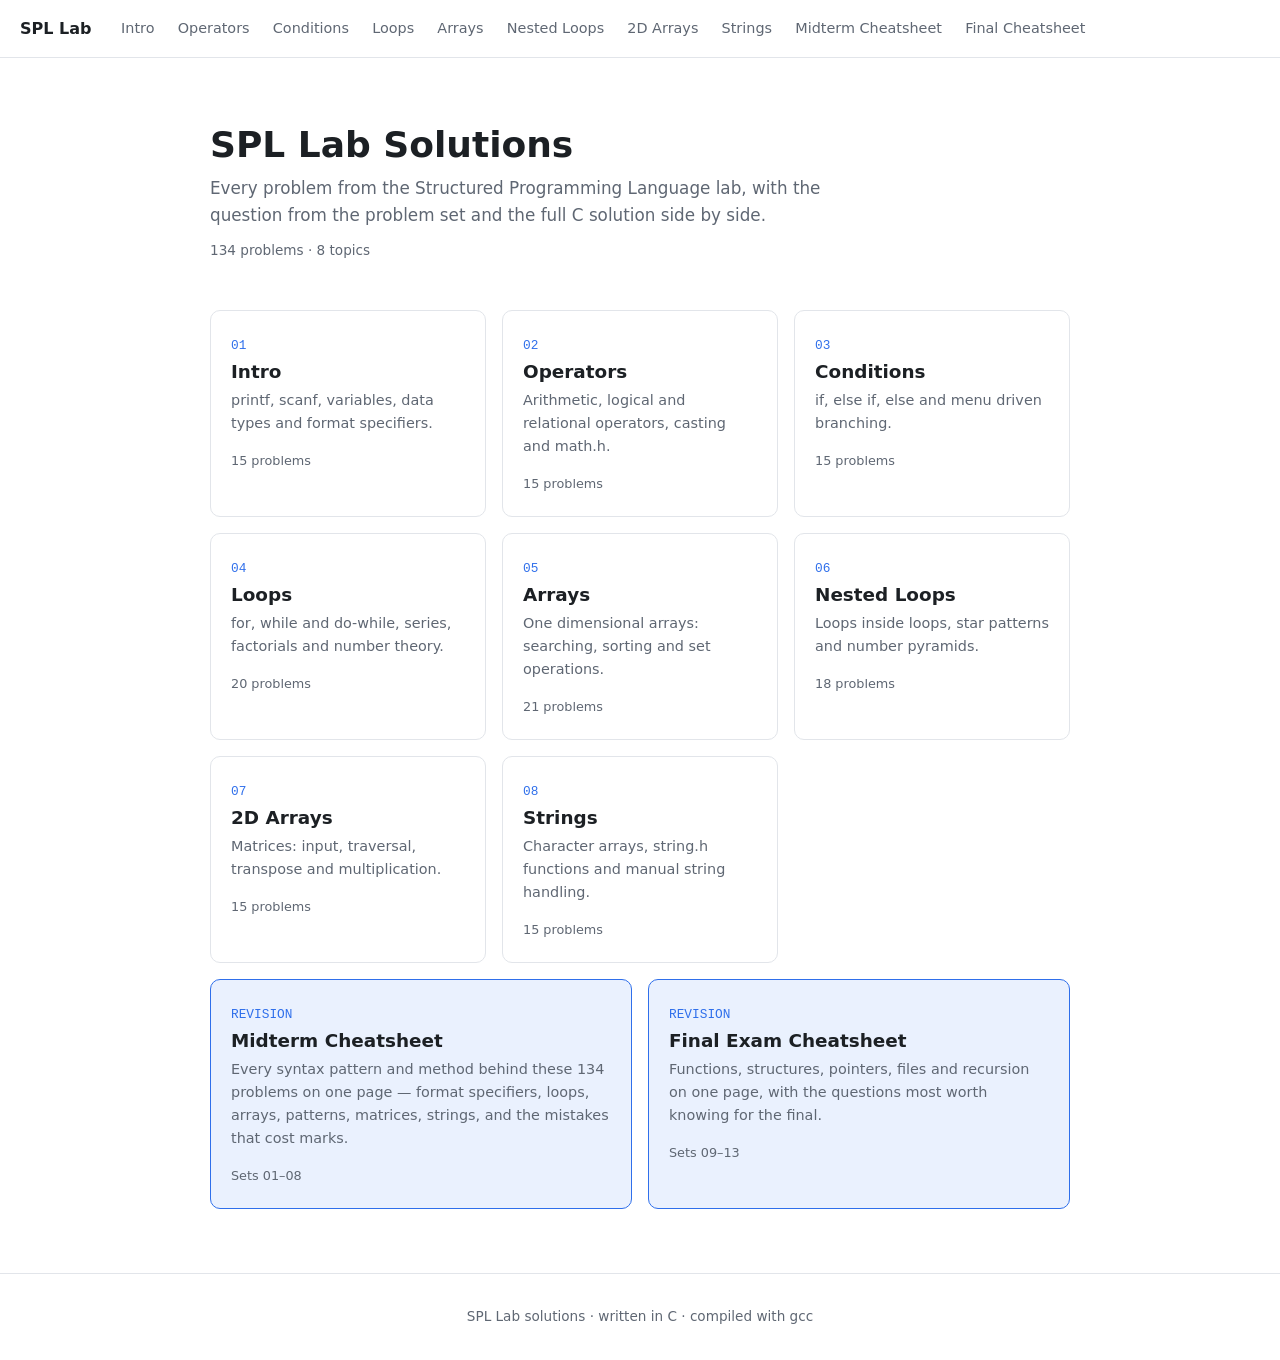
<file: docs/index.html>
<!DOCTYPE html>
<html lang="en">
<head>
  <meta charset="utf-8">
  <meta name="viewport" content="width=device-width, initial-scale=1">
  <title>SPL Lab Solutions</title>
  <meta name="description" content="C solutions to every SPL lab problem, with the questions.">
  <link rel="stylesheet" href="style.css">
</head>
<body>

  <header class="site-header">
    <a class="logo" href="index.html">SPL&nbsp;Lab</a>
    <nav class="site-nav">
      <a href="01-intro.html">Intro</a>
      <a href="02-operators.html">Operators</a>
      <a href="03-conditions.html">Conditions</a>
      <a href="04-loop.html">Loops</a>
      <a href="05-array.html">Arrays</a>
      <a href="06-nested-loop.html">Nested Loops</a>
      <a href="07-2d-array.html">2D Arrays</a>
      <a href="08-strings.html">Strings</a>
      <a href="cheatsheet.html">Midterm Cheatsheet</a>
      <a href="final-cheatsheet.html">Final Cheatsheet</a>
    </nav>
  </header>

  <main>
    <section class="hero">
      <h1>SPL Lab Solutions</h1>
      <p class="lede">
        Every problem from the Structured Programming Language lab, with the
        question from the problem set and the full C solution side by side.
      </p>
      <p class="stats">134 problems &middot; 8 topics</p>
    </section>

    <section class="category-grid">
      <a class="category-card" href="01-intro.html">
        <span class="category-number">01</span>
        <h2>Intro</h2>
        <p>printf, scanf, variables, data types and format specifiers.</p>
        <span class="count">15 problems</span>
      </a>
      <a class="category-card" href="02-operators.html">
        <span class="category-number">02</span>
        <h2>Operators</h2>
        <p>Arithmetic, logical and relational operators, casting and math.h.</p>
        <span class="count">15 problems</span>
      </a>
      <a class="category-card" href="03-conditions.html">
        <span class="category-number">03</span>
        <h2>Conditions</h2>
        <p>if, else if, else and menu driven branching.</p>
        <span class="count">15 problems</span>
      </a>
      <a class="category-card" href="04-loop.html">
        <span class="category-number">04</span>
        <h2>Loops</h2>
        <p>for, while and do-while, series, factorials and number theory.</p>
        <span class="count">20 problems</span>
      </a>
      <a class="category-card" href="05-array.html">
        <span class="category-number">05</span>
        <h2>Arrays</h2>
        <p>One dimensional arrays: searching, sorting and set operations.</p>
        <span class="count">21 problems</span>
      </a>
      <a class="category-card" href="06-nested-loop.html">
        <span class="category-number">06</span>
        <h2>Nested Loops</h2>
        <p>Loops inside loops, star patterns and number pyramids.</p>
        <span class="count">18 problems</span>
      </a>
      <a class="category-card" href="07-2d-array.html">
        <span class="category-number">07</span>
        <h2>2D Arrays</h2>
        <p>Matrices: input, traversal, transpose and multiplication.</p>
        <span class="count">15 problems</span>
      </a>
      <a class="category-card" href="08-strings.html">
        <span class="category-number">08</span>
        <h2>Strings</h2>
        <p>Character arrays, string.h functions and manual string handling.</p>
        <span class="count">15 problems</span>
      </a>
    </section>

    <section class="cheatsheet-cards">
      <a class="category-card cheatsheet-card" href="cheatsheet.html">
        <span class="category-number">REVISION</span>
        <h2>Midterm Cheatsheet</h2>
        <p>Every syntax pattern and method behind these 134 problems on one
           page &mdash; format specifiers, loops, arrays, patterns, matrices,
           strings, and the mistakes that cost marks.</p>
        <span class="count">Sets 01&ndash;08</span>
      </a>
      <a class="category-card cheatsheet-card" href="final-cheatsheet.html">
        <span class="category-number">REVISION</span>
        <h2>Final Exam Cheatsheet</h2>
        <p>Functions, structures, pointers, files and recursion on one page,
           with the questions most worth knowing for the final.</p>
        <span class="count">Sets 09&ndash;13</span>
      </a>
    </section>

  </main>

  <footer class="site-footer">
    <p>SPL Lab solutions &middot; written in C &middot; compiled with gcc</p>
  </footer>

  <script src="app.js"></script>
</body>
</html>
</file>
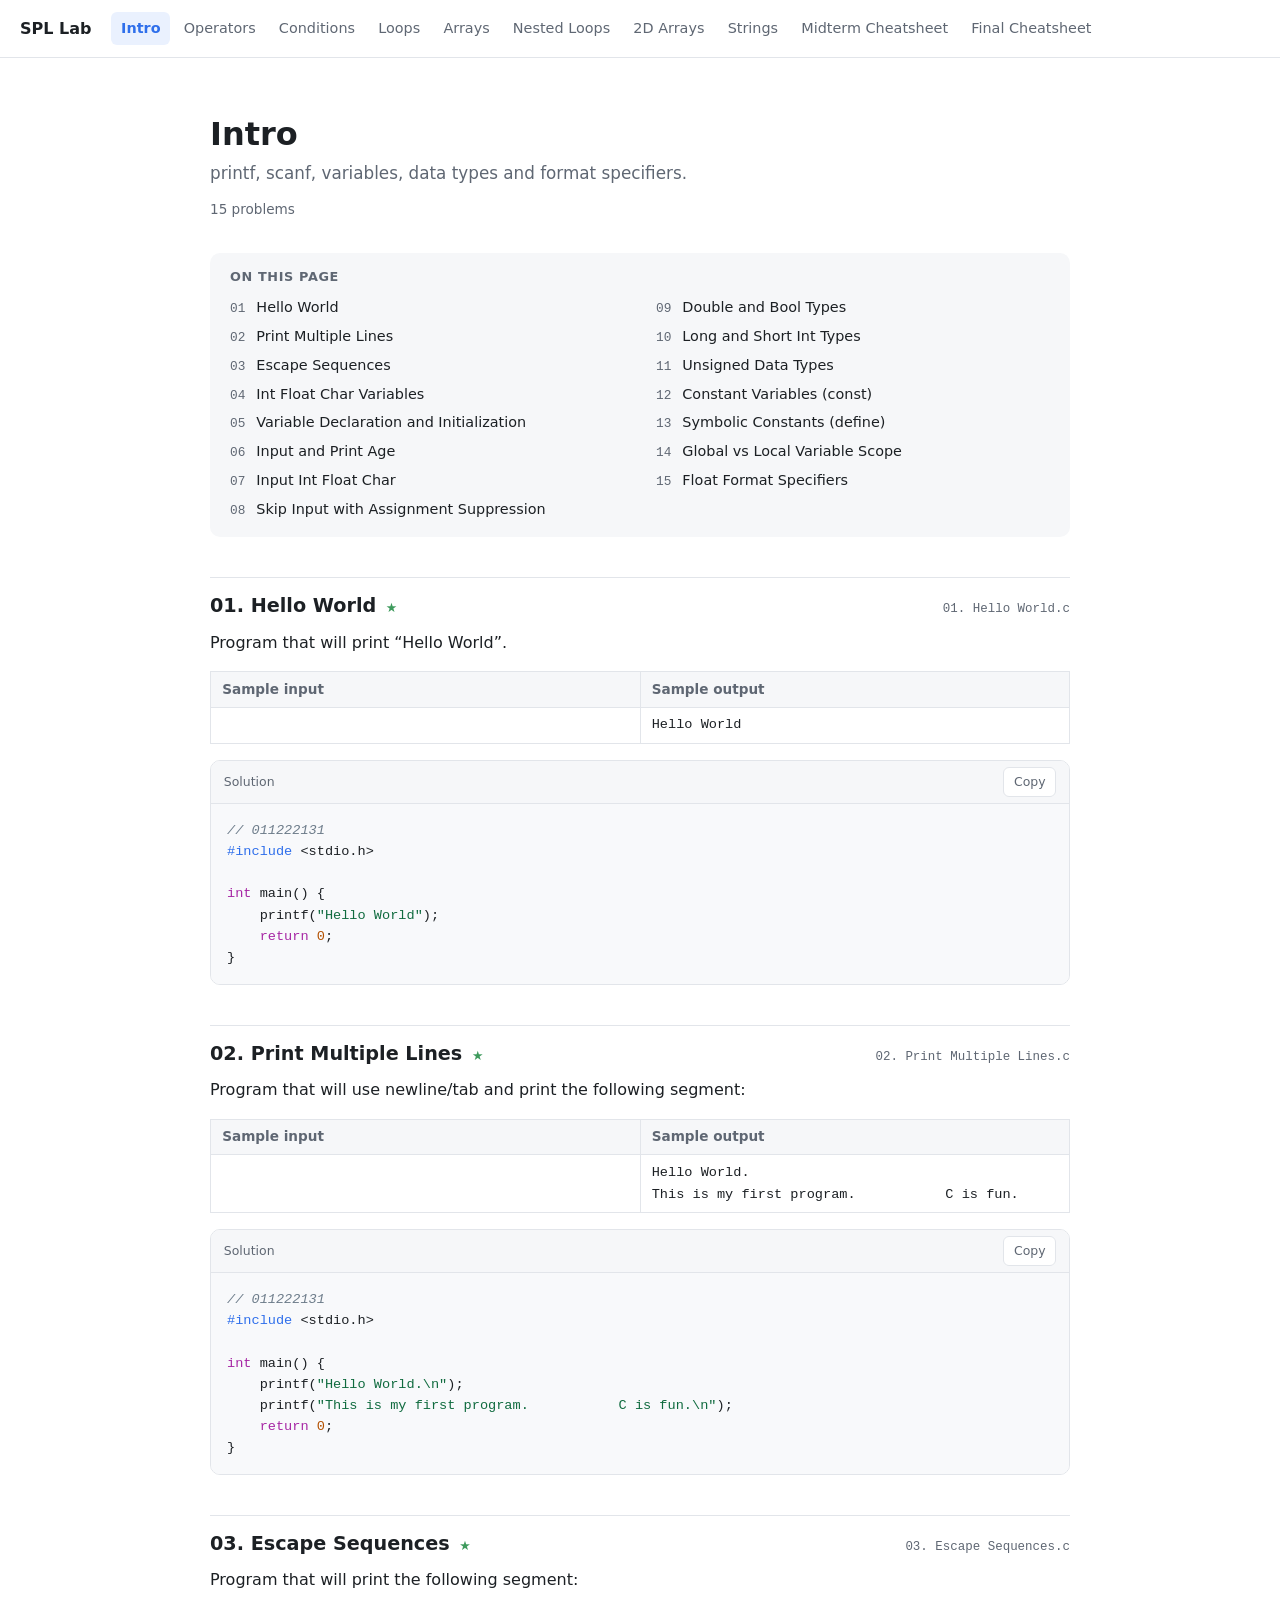
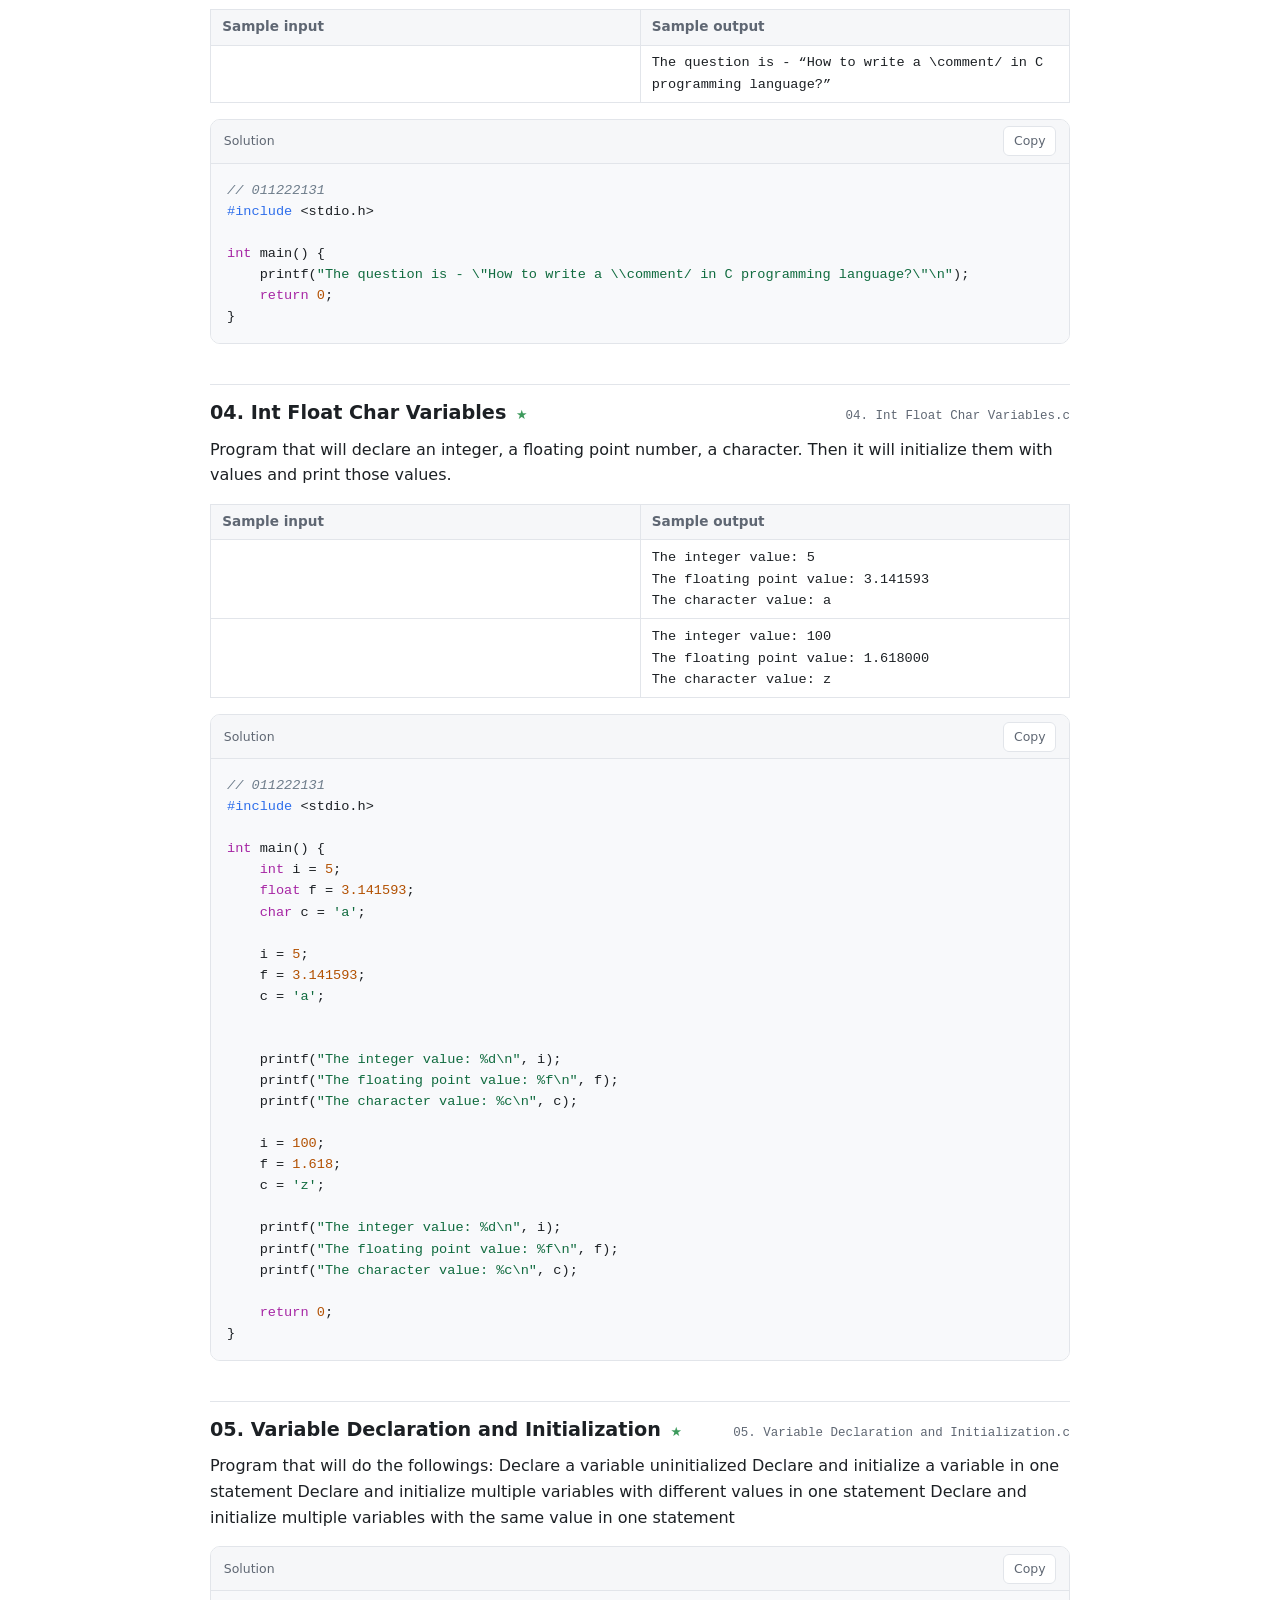
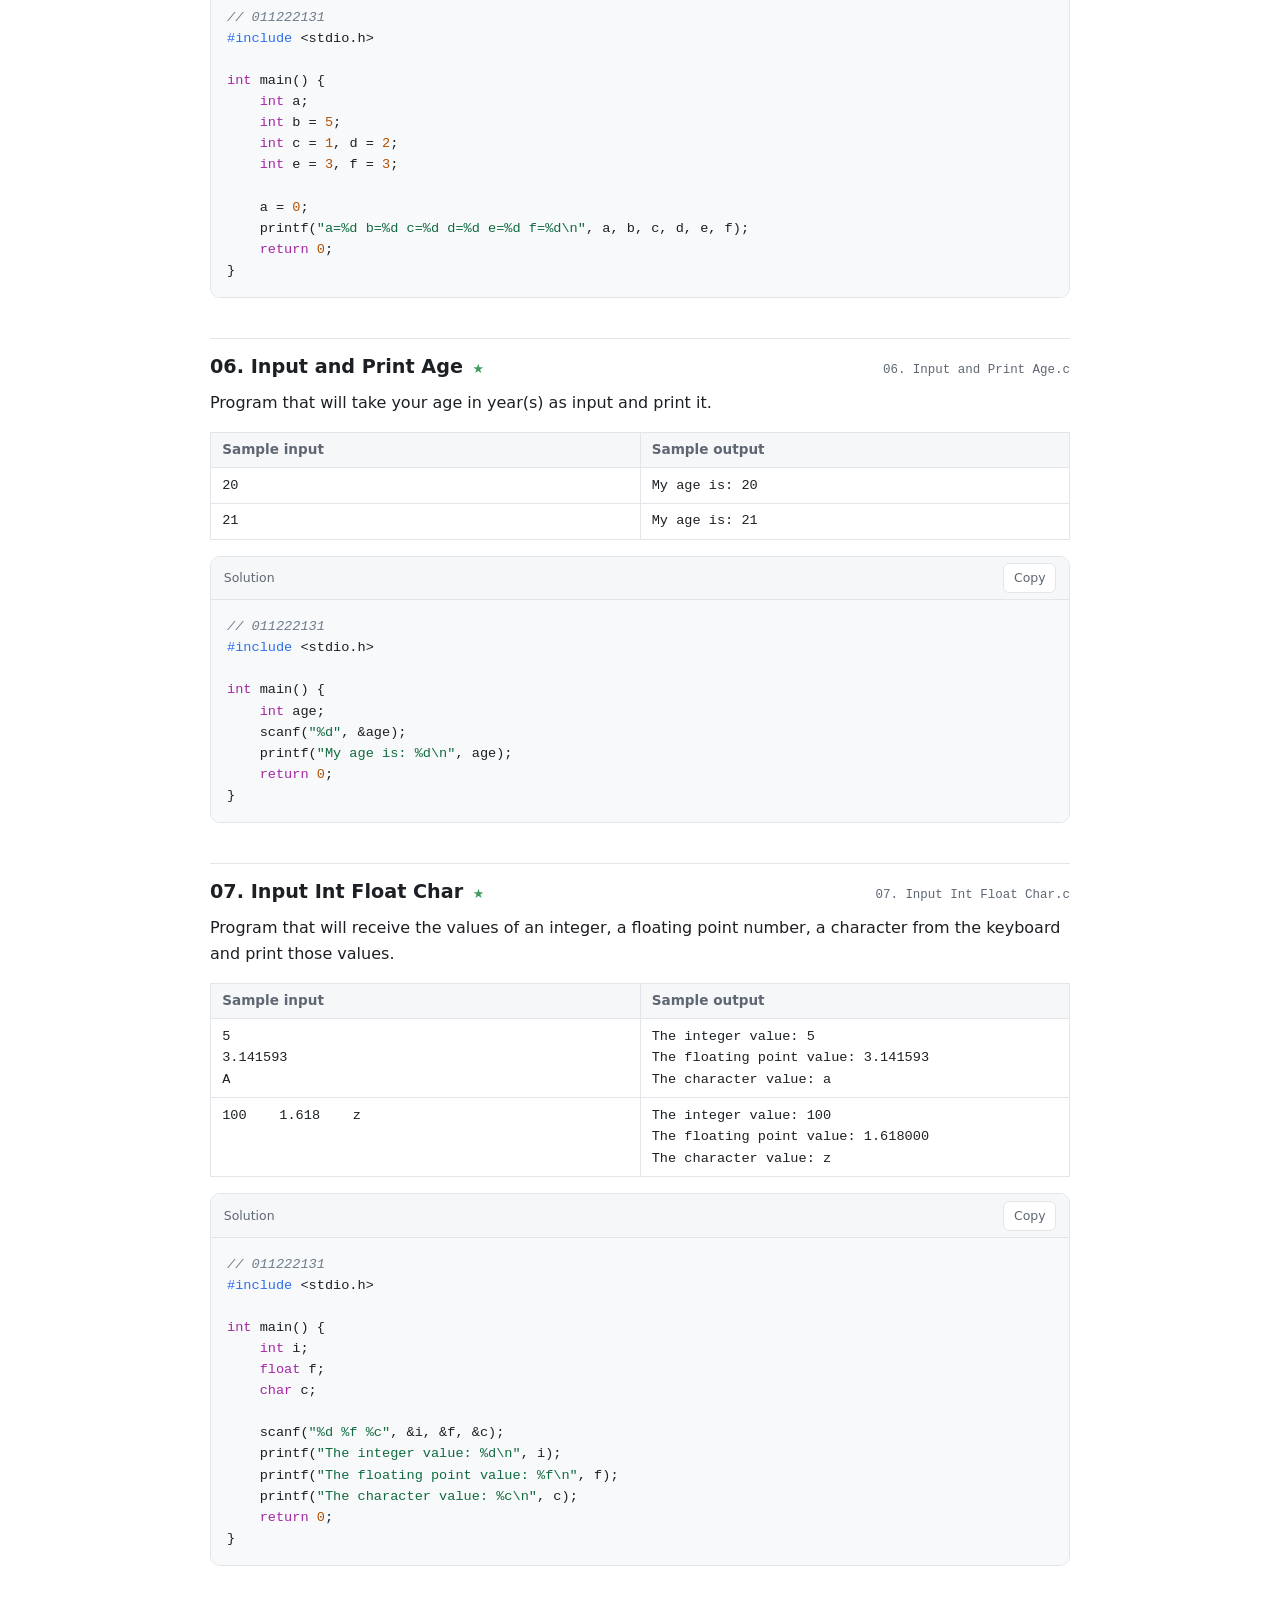
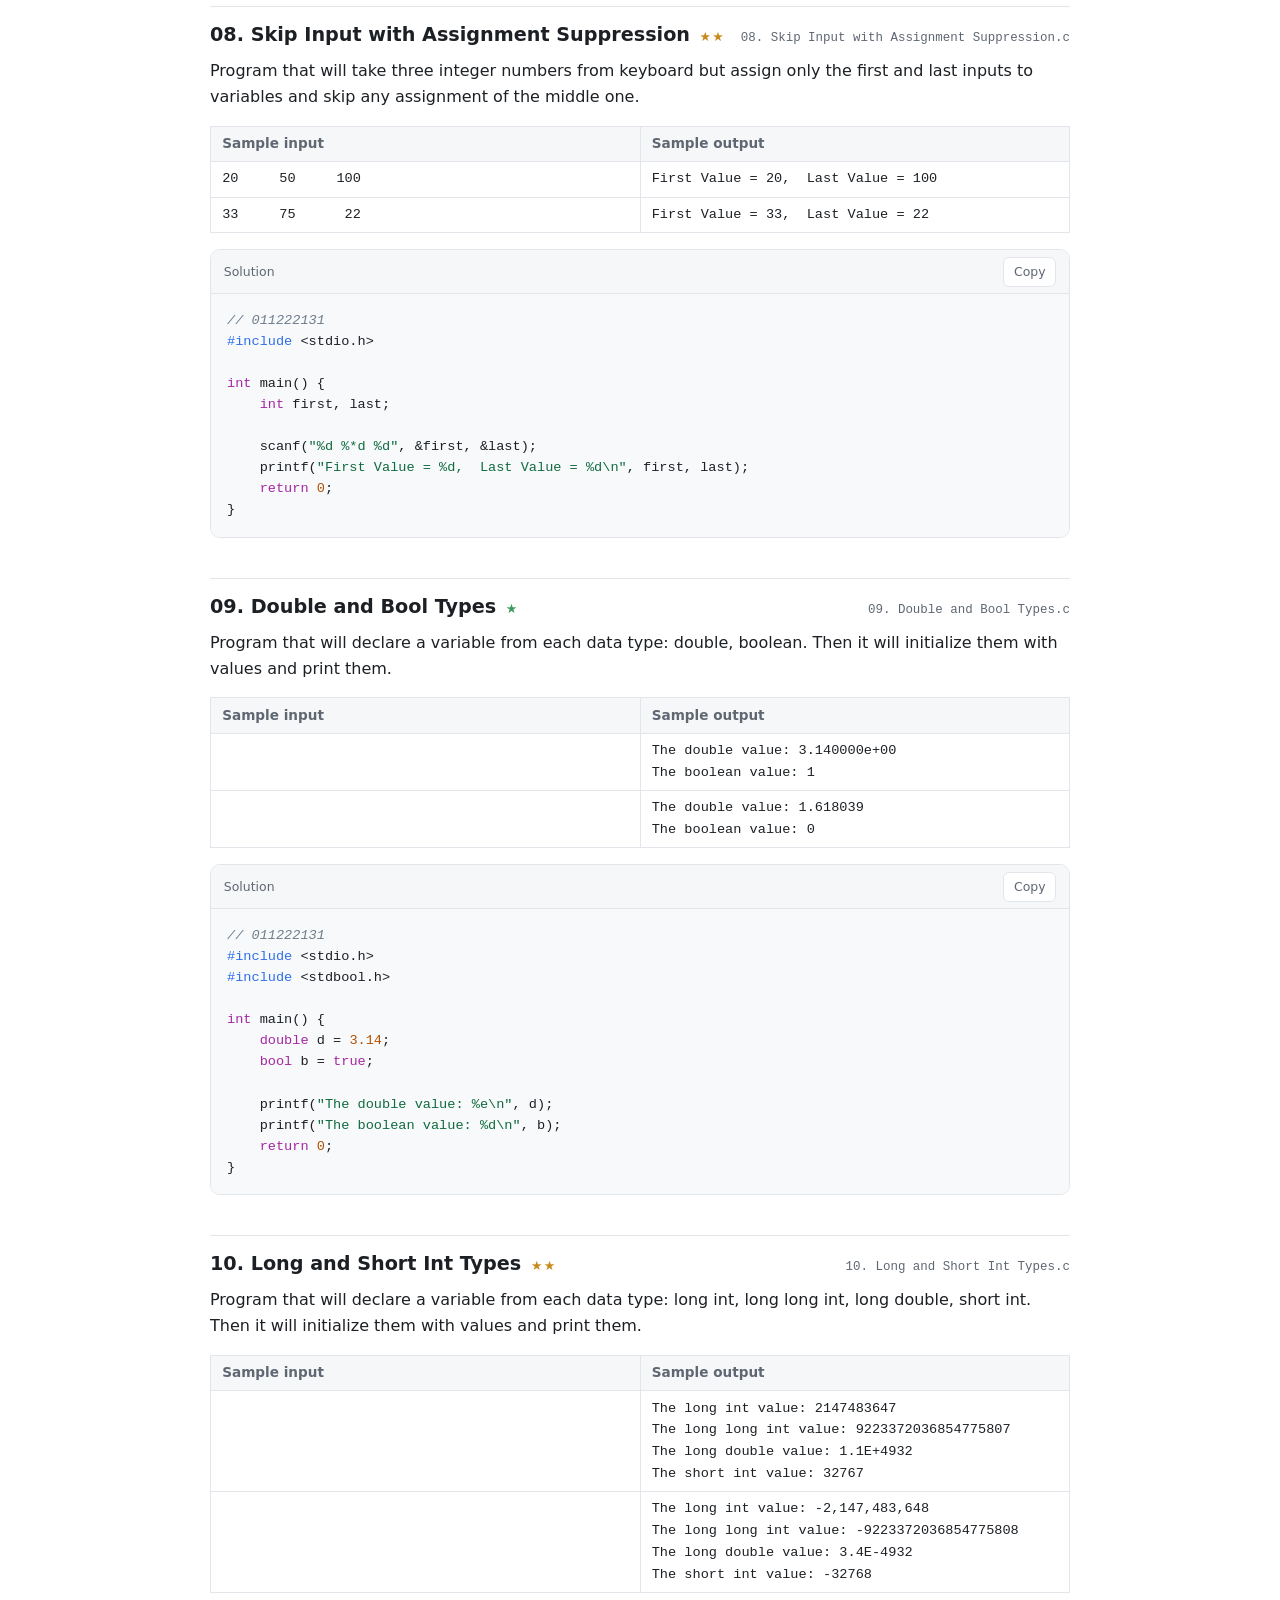
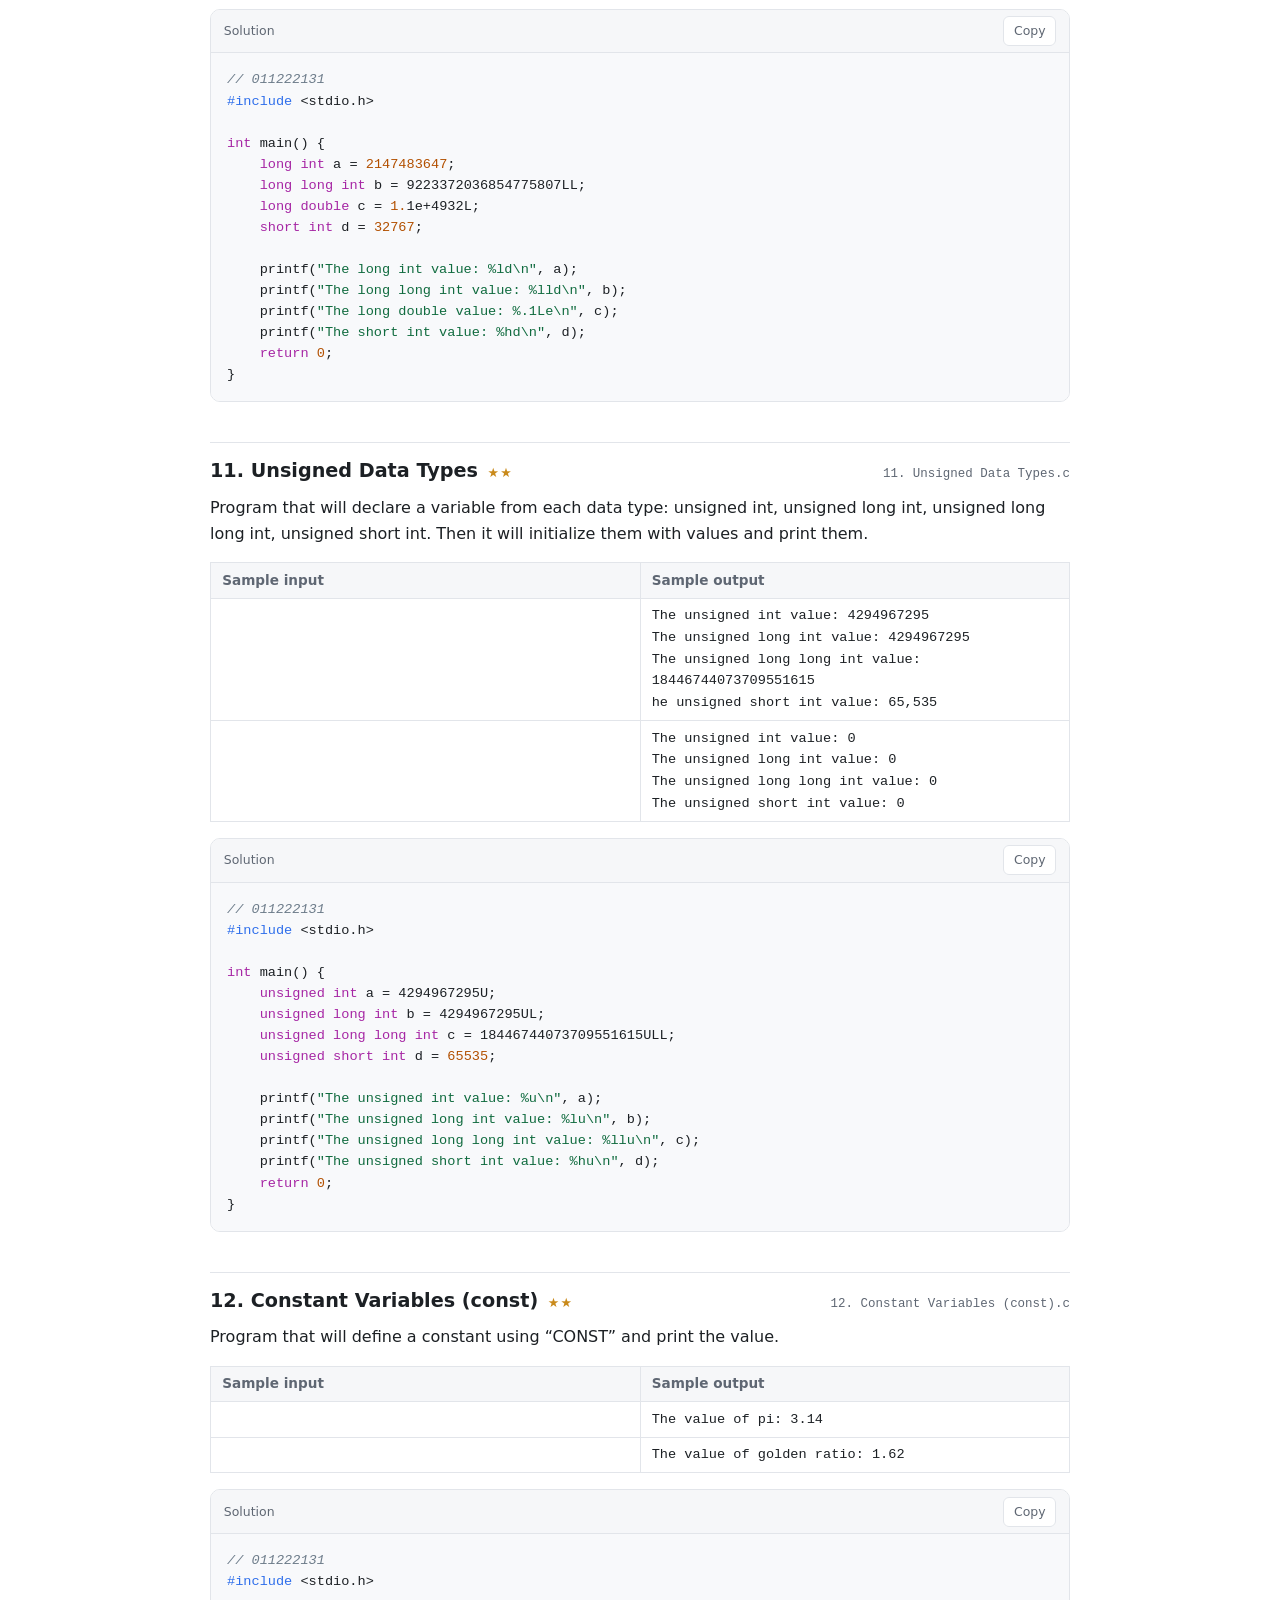
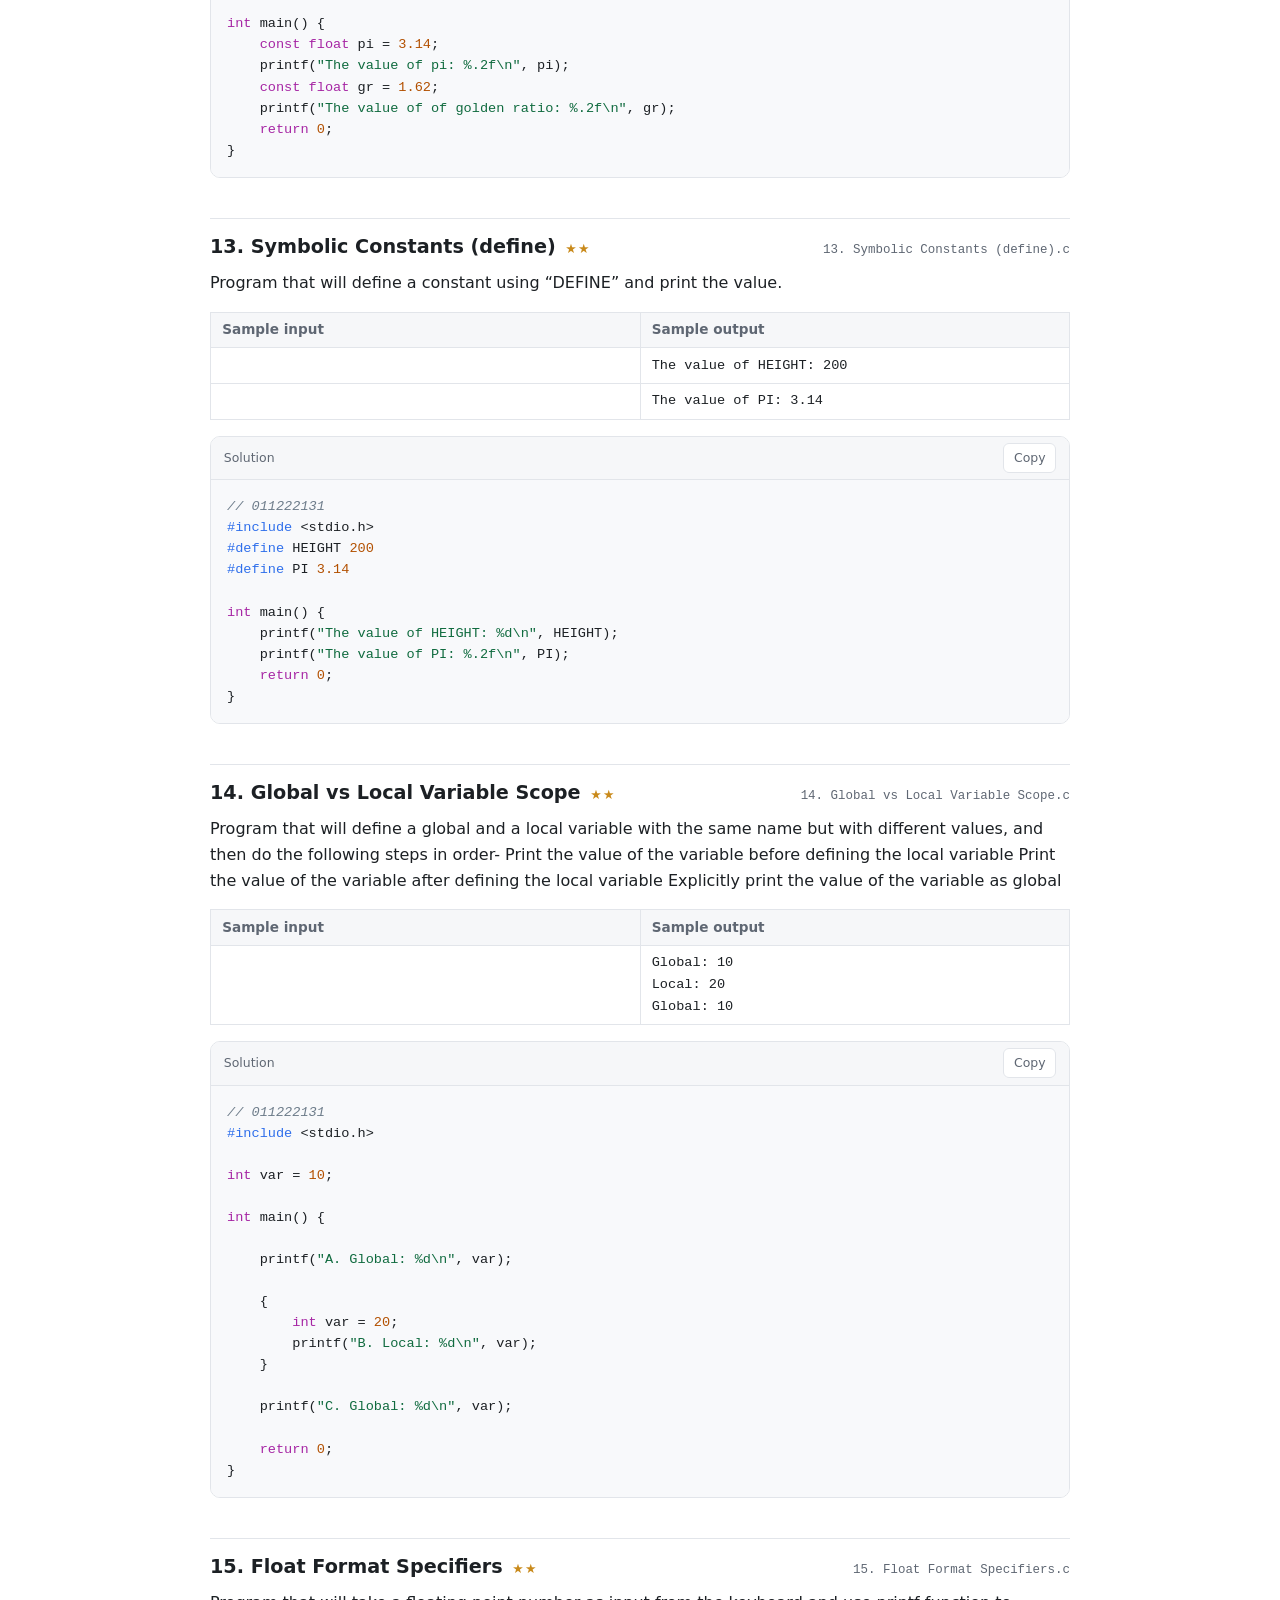
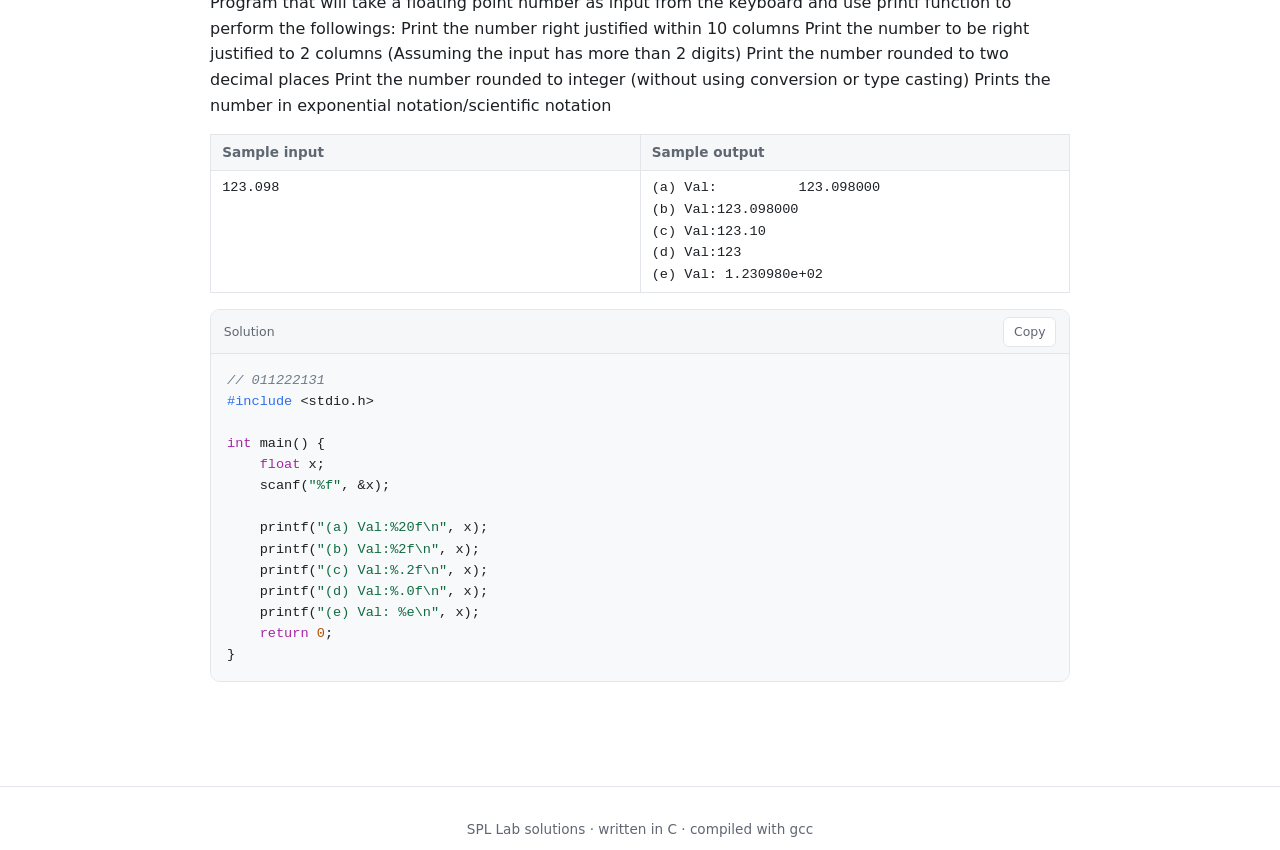
<file: docs/01-intro.html>
<!DOCTYPE html>
<html lang="en">
<head>
  <meta charset="utf-8">
  <meta name="viewport" content="width=device-width, initial-scale=1">
  <title>Intro - SPL Lab Solutions</title>
  <meta name="description" content="printf, scanf, variables, data types and format specifiers.">
  <link rel="stylesheet" href="style.css">
</head>
<body>

  <header class="site-header">
    <a class="logo" href="index.html">SPL&nbsp;Lab</a>
    <nav class="site-nav">
      <a href="01-intro.html" aria-current="page">Intro</a>
      <a href="02-operators.html">Operators</a>
      <a href="03-conditions.html">Conditions</a>
      <a href="04-loop.html">Loops</a>
      <a href="05-array.html">Arrays</a>
      <a href="06-nested-loop.html">Nested Loops</a>
      <a href="07-2d-array.html">2D Arrays</a>
      <a href="08-strings.html">Strings</a>
      <a href="cheatsheet.html">Midterm Cheatsheet</a>
      <a href="final-cheatsheet.html">Final Cheatsheet</a>
    </nav>
  </header>

  <main>
    <section class="category-intro">
      <h1>Intro</h1>
      <p class="lede">printf, scanf, variables, data types and format specifiers.</p>
      <p class="stats">15 problems</p>
    </section>

    <nav class="contents">
      <h2>On this page</h2>
      <ol>
        <li><a href="#p01"><span class="n">01</span> Hello World</a></li>
        <li><a href="#p02"><span class="n">02</span> Print Multiple Lines</a></li>
        <li><a href="#p03"><span class="n">03</span> Escape Sequences</a></li>
        <li><a href="#p04"><span class="n">04</span> Int Float Char Variables</a></li>
        <li><a href="#p05"><span class="n">05</span> Variable Declaration and Initialization</a></li>
        <li><a href="#p06"><span class="n">06</span> Input and Print Age</a></li>
        <li><a href="#p07"><span class="n">07</span> Input Int Float Char</a></li>
        <li><a href="#p08"><span class="n">08</span> Skip Input with Assignment Suppression</a></li>
        <li><a href="#p09"><span class="n">09</span> Double and Bool Types</a></li>
        <li><a href="#p10"><span class="n">10</span> Long and Short Int Types</a></li>
        <li><a href="#p11"><span class="n">11</span> Unsigned Data Types</a></li>
        <li><a href="#p12"><span class="n">12</span> Constant Variables (const)</a></li>
        <li><a href="#p13"><span class="n">13</span> Symbolic Constants (define)</a></li>
        <li><a href="#p14"><span class="n">14</span> Global vs Local Variable Scope</a></li>
        <li><a href="#p15"><span class="n">15</span> Float Format Specifiers</a></li>
      </ol>
    </nav>

    <section class="problem-list">
      <article class="problem" id="p01">
        <header class="problem-header">
          <h2>01. Hello World</h2>
          <span class="difficulty difficulty-1" title="easy">&#9733;</span>
          <code class="filename">01. Hello World.c</code>
        </header>
        <p class="statement">Program that will print “Hello World”.</p>
        <div class="samples">
          <table>
            <thead>
              <tr><th>Sample input</th><th>Sample output</th></tr>
            </thead>
            <tbody>
            <tr>
              <td><pre></pre></td>
              <td><pre>Hello World</pre></td>
            </tr>
            </tbody>
          </table>
        </div>
        <div class="solution">
          <div class="solution-bar">
            <span>Solution</span>
            <button class="copy-button" type="button">Copy</button>
          </div>
          <pre class="code"><code>// 011222131
#include &lt;stdio.h&gt;

int main() {
    printf("Hello World");
    return 0;
}</code></pre>
        </div>
      </article>

      <article class="problem" id="p02">
        <header class="problem-header">
          <h2>02. Print Multiple Lines</h2>
          <span class="difficulty difficulty-1" title="easy">&#9733;</span>
          <code class="filename">02. Print Multiple Lines.c</code>
        </header>
        <p class="statement">Program that will use newline/tab and print the following segment:</p>
        <div class="samples">
          <table>
            <thead>
              <tr><th>Sample input</th><th>Sample output</th></tr>
            </thead>
            <tbody>
            <tr>
              <td><pre></pre></td>
              <td><pre>Hello World.
This is my first program.           C is fun.</pre></td>
            </tr>
            </tbody>
          </table>
        </div>
        <div class="solution">
          <div class="solution-bar">
            <span>Solution</span>
            <button class="copy-button" type="button">Copy</button>
          </div>
          <pre class="code"><code>// 011222131
#include &lt;stdio.h&gt;

int main() {
    printf("Hello World.\n");
    printf("This is my first program.           C is fun.\n");
    return 0;
}</code></pre>
        </div>
      </article>

      <article class="problem" id="p03">
        <header class="problem-header">
          <h2>03. Escape Sequences</h2>
          <span class="difficulty difficulty-1" title="easy">&#9733;</span>
          <code class="filename">03. Escape Sequences.c</code>
        </header>
        <p class="statement">Program that will print the following segment:</p>
        <div class="samples">
          <table>
            <thead>
              <tr><th>Sample input</th><th>Sample output</th></tr>
            </thead>
            <tbody>
            <tr>
              <td><pre></pre></td>
              <td><pre>The question is - “How to write a \comment/ in C programming language?”</pre></td>
            </tr>
            </tbody>
          </table>
        </div>
        <div class="solution">
          <div class="solution-bar">
            <span>Solution</span>
            <button class="copy-button" type="button">Copy</button>
          </div>
          <pre class="code"><code>// 011222131
#include &lt;stdio.h&gt;

int main() {
    printf("The question is - \"How to write a \\comment/ in C programming language?\"\n");
    return 0;
}</code></pre>
        </div>
      </article>

      <article class="problem" id="p04">
        <header class="problem-header">
          <h2>04. Int Float Char Variables</h2>
          <span class="difficulty difficulty-1" title="easy">&#9733;</span>
          <code class="filename">04. Int Float Char Variables.c</code>
        </header>
        <p class="statement">Program that will declare an integer, a floating point number, a character. Then it will initialize them with values and print those values.</p>
        <div class="samples">
          <table>
            <thead>
              <tr><th>Sample input</th><th>Sample output</th></tr>
            </thead>
            <tbody>
            <tr>
              <td><pre></pre></td>
              <td><pre>The integer value: 5
The floating point value: 3.141593
The character value: a</pre></td>
            </tr>
            <tr>
              <td><pre></pre></td>
              <td><pre>The integer value: 100
The floating point value: 1.618000
The character value: z</pre></td>
            </tr>
            </tbody>
          </table>
        </div>
        <div class="solution">
          <div class="solution-bar">
            <span>Solution</span>
            <button class="copy-button" type="button">Copy</button>
          </div>
          <pre class="code"><code>// 011222131
#include &lt;stdio.h&gt;

int main() {
    int i = 5;
    float f = 3.141593;
    char c = 'a';

    i = 5;
    f = 3.141593;
    c = 'a';


    printf("The integer value: %d\n", i);
    printf("The floating point value: %f\n", f);
    printf("The character value: %c\n", c);

    i = 100;
    f = 1.618;
    c = 'z';

    printf("The integer value: %d\n", i);
    printf("The floating point value: %f\n", f);
    printf("The character value: %c\n", c);

    return 0;
}</code></pre>
        </div>
      </article>

      <article class="problem" id="p05">
        <header class="problem-header">
          <h2>05. Variable Declaration and Initialization</h2>
          <span class="difficulty difficulty-1" title="easy">&#9733;</span>
          <code class="filename">05. Variable Declaration and Initialization.c</code>
        </header>
        <p class="statement">Program that will do the followings: Declare a variable uninitialized Declare and initialize a variable in one statement Declare and initialize multiple variables with different values in one statement Declare and initialize multiple variables with the same value in one statement</p>
        <div class="solution">
          <div class="solution-bar">
            <span>Solution</span>
            <button class="copy-button" type="button">Copy</button>
          </div>
          <pre class="code"><code>// 011222131
#include &lt;stdio.h&gt;

int main() {
    int a;
    int b = 5;
    int c = 1, d = 2;
    int e = 3, f = 3;

    a = 0;
    printf("a=%d b=%d c=%d d=%d e=%d f=%d\n", a, b, c, d, e, f);
    return 0;
}</code></pre>
        </div>
      </article>

      <article class="problem" id="p06">
        <header class="problem-header">
          <h2>06. Input and Print Age</h2>
          <span class="difficulty difficulty-1" title="easy">&#9733;</span>
          <code class="filename">06. Input and Print Age.c</code>
        </header>
        <p class="statement">Program that will take your age in year(s) as input and print it.</p>
        <div class="samples">
          <table>
            <thead>
              <tr><th>Sample input</th><th>Sample output</th></tr>
            </thead>
            <tbody>
            <tr>
              <td><pre>20</pre></td>
              <td><pre>My age is: 20</pre></td>
            </tr>
            <tr>
              <td><pre>21</pre></td>
              <td><pre>My age is: 21</pre></td>
            </tr>
            </tbody>
          </table>
        </div>
        <div class="solution">
          <div class="solution-bar">
            <span>Solution</span>
            <button class="copy-button" type="button">Copy</button>
          </div>
          <pre class="code"><code>// 011222131
#include &lt;stdio.h&gt;

int main() {
    int age;
    scanf("%d", &amp;age);
    printf("My age is: %d\n", age);
    return 0;
}</code></pre>
        </div>
      </article>

      <article class="problem" id="p07">
        <header class="problem-header">
          <h2>07. Input Int Float Char</h2>
          <span class="difficulty difficulty-1" title="easy">&#9733;</span>
          <code class="filename">07. Input Int Float Char.c</code>
        </header>
        <p class="statement">Program that will receive the values of an integer, a floating point number, a character from the keyboard and print those values.</p>
        <div class="samples">
          <table>
            <thead>
              <tr><th>Sample input</th><th>Sample output</th></tr>
            </thead>
            <tbody>
            <tr>
              <td><pre>5
3.141593
A</pre></td>
              <td><pre>The integer value: 5
The floating point value: 3.141593
The character value: a</pre></td>
            </tr>
            <tr>
              <td><pre>100    1.618    z</pre></td>
              <td><pre>The integer value: 100
The floating point value: 1.618000
The character value: z</pre></td>
            </tr>
            </tbody>
          </table>
        </div>
        <div class="solution">
          <div class="solution-bar">
            <span>Solution</span>
            <button class="copy-button" type="button">Copy</button>
          </div>
          <pre class="code"><code>// 011222131
#include &lt;stdio.h&gt;

int main() {
    int i;
    float f;
    char c;

    scanf("%d %f %c", &amp;i, &amp;f, &amp;c);
    printf("The integer value: %d\n", i);
    printf("The floating point value: %f\n", f);
    printf("The character value: %c\n", c);
    return 0;
}</code></pre>
        </div>
      </article>

      <article class="problem" id="p08">
        <header class="problem-header">
          <h2>08. Skip Input with Assignment Suppression</h2>
          <span class="difficulty difficulty-2" title="medium">&#9733;&#9733;</span>
          <code class="filename">08. Skip Input with Assignment Suppression.c</code>
        </header>
        <p class="statement">Program that will take three integer numbers from keyboard but assign only the first and last inputs to variables and skip any assignment of the middle one.</p>
        <div class="samples">
          <table>
            <thead>
              <tr><th>Sample input</th><th>Sample output</th></tr>
            </thead>
            <tbody>
            <tr>
              <td><pre>20     50     100</pre></td>
              <td><pre>First Value = 20,  Last Value = 100</pre></td>
            </tr>
            <tr>
              <td><pre>33     75      22</pre></td>
              <td><pre>First Value = 33,  Last Value = 22</pre></td>
            </tr>
            </tbody>
          </table>
        </div>
        <div class="solution">
          <div class="solution-bar">
            <span>Solution</span>
            <button class="copy-button" type="button">Copy</button>
          </div>
          <pre class="code"><code>// 011222131
#include &lt;stdio.h&gt;

int main() {
    int first, last;

    scanf("%d %*d %d", &amp;first, &amp;last);
    printf("First Value = %d,  Last Value = %d\n", first, last);
    return 0;
}</code></pre>
        </div>
      </article>

      <article class="problem" id="p09">
        <header class="problem-header">
          <h2>09. Double and Bool Types</h2>
          <span class="difficulty difficulty-1" title="easy">&#9733;</span>
          <code class="filename">09. Double and Bool Types.c</code>
        </header>
        <p class="statement">Program that will declare a variable from each data type: double, boolean. Then it will initialize them with values and print them.</p>
        <div class="samples">
          <table>
            <thead>
              <tr><th>Sample input</th><th>Sample output</th></tr>
            </thead>
            <tbody>
            <tr>
              <td><pre></pre></td>
              <td><pre>The double value: 3.140000e+00
The boolean value: 1</pre></td>
            </tr>
            <tr>
              <td><pre></pre></td>
              <td><pre>The double value: 1.618039
The boolean value: 0</pre></td>
            </tr>
            </tbody>
          </table>
        </div>
        <div class="solution">
          <div class="solution-bar">
            <span>Solution</span>
            <button class="copy-button" type="button">Copy</button>
          </div>
          <pre class="code"><code>// 011222131
#include &lt;stdio.h&gt;
#include &lt;stdbool.h&gt;

int main() {
    double d = 3.14;
    bool b = true;

    printf("The double value: %e\n", d);
    printf("The boolean value: %d\n", b);
    return 0;
}</code></pre>
        </div>
      </article>

      <article class="problem" id="p10">
        <header class="problem-header">
          <h2>10. Long and Short Int Types</h2>
          <span class="difficulty difficulty-2" title="medium">&#9733;&#9733;</span>
          <code class="filename">10. Long and Short Int Types.c</code>
        </header>
        <p class="statement">Program that will declare a variable from each data type: long int, long long int, long double, short int. Then it will initialize them with values and print them.</p>
        <div class="samples">
          <table>
            <thead>
              <tr><th>Sample input</th><th>Sample output</th></tr>
            </thead>
            <tbody>
            <tr>
              <td><pre></pre></td>
              <td><pre>The long int value: 2147483647
The long long int value: 9223372036854775807
The long double value: 1.1E+4932
The short int value: 32767</pre></td>
            </tr>
            <tr>
              <td><pre></pre></td>
              <td><pre>The long int value: -2,147,483,648
The long long int value: -9223372036854775808
The long double value: 3.4E-4932
The short int value: -32768</pre></td>
            </tr>
            </tbody>
          </table>
        </div>
        <div class="solution">
          <div class="solution-bar">
            <span>Solution</span>
            <button class="copy-button" type="button">Copy</button>
          </div>
          <pre class="code"><code>// 011222131
#include &lt;stdio.h&gt;

int main() {
    long int a = 2147483647;
    long long int b = 9223372036854775807LL;
    long double c = 1.1e+4932L;
    short int d = 32767;

    printf("The long int value: %ld\n", a);
    printf("The long long int value: %lld\n", b);
    printf("The long double value: %.1Le\n", c);
    printf("The short int value: %hd\n", d);
    return 0;
}</code></pre>
        </div>
      </article>

      <article class="problem" id="p11">
        <header class="problem-header">
          <h2>11. Unsigned Data Types</h2>
          <span class="difficulty difficulty-2" title="medium">&#9733;&#9733;</span>
          <code class="filename">11. Unsigned Data Types.c</code>
        </header>
        <p class="statement">Program that will declare a variable from each data type: unsigned int, unsigned long int, unsigned long long int, unsigned short int. Then it will initialize them with values and print them.</p>
        <div class="samples">
          <table>
            <thead>
              <tr><th>Sample input</th><th>Sample output</th></tr>
            </thead>
            <tbody>
            <tr>
              <td><pre></pre></td>
              <td><pre>The unsigned int value: 4294967295
The unsigned long int value: 4294967295
The unsigned long long int value: 18446744073709551615
he unsigned short int value: 65,535</pre></td>
            </tr>
            <tr>
              <td><pre></pre></td>
              <td><pre>The unsigned int value: 0
The unsigned long int value: 0
The unsigned long long int value: 0
The unsigned short int value: 0</pre></td>
            </tr>
            </tbody>
          </table>
        </div>
        <div class="solution">
          <div class="solution-bar">
            <span>Solution</span>
            <button class="copy-button" type="button">Copy</button>
          </div>
          <pre class="code"><code>// 011222131
#include &lt;stdio.h&gt;

int main() {
    unsigned int a = 4294967295U;
    unsigned long int b = 4294967295UL;
    unsigned long long int c = 18446744073709551615ULL;
    unsigned short int d = 65535;

    printf("The unsigned int value: %u\n", a);
    printf("The unsigned long int value: %lu\n", b);
    printf("The unsigned long long int value: %llu\n", c);
    printf("The unsigned short int value: %hu\n", d);
    return 0;
}</code></pre>
        </div>
      </article>

      <article class="problem" id="p12">
        <header class="problem-header">
          <h2>12. Constant Variables (const)</h2>
          <span class="difficulty difficulty-2" title="medium">&#9733;&#9733;</span>
          <code class="filename">12. Constant Variables (const).c</code>
        </header>
        <p class="statement">Program that will define a constant using “CONST” and print the value.</p>
        <div class="samples">
          <table>
            <thead>
              <tr><th>Sample input</th><th>Sample output</th></tr>
            </thead>
            <tbody>
            <tr>
              <td><pre></pre></td>
              <td><pre>The value of pi: 3.14</pre></td>
            </tr>
            <tr>
              <td><pre></pre></td>
              <td><pre>The value of golden ratio: 1.62</pre></td>
            </tr>
            </tbody>
          </table>
        </div>
        <div class="solution">
          <div class="solution-bar">
            <span>Solution</span>
            <button class="copy-button" type="button">Copy</button>
          </div>
          <pre class="code"><code>// 011222131
#include &lt;stdio.h&gt;

int main() {
    const float pi = 3.14;
    printf("The value of pi: %.2f\n", pi);
    const float gr = 1.62;
    printf("The value of of golden ratio: %.2f\n", gr);
    return 0;
}</code></pre>
        </div>
      </article>

      <article class="problem" id="p13">
        <header class="problem-header">
          <h2>13. Symbolic Constants (define)</h2>
          <span class="difficulty difficulty-2" title="medium">&#9733;&#9733;</span>
          <code class="filename">13. Symbolic Constants (define).c</code>
        </header>
        <p class="statement">Program that will define a constant using “DEFINE” and print the value.</p>
        <div class="samples">
          <table>
            <thead>
              <tr><th>Sample input</th><th>Sample output</th></tr>
            </thead>
            <tbody>
            <tr>
              <td><pre></pre></td>
              <td><pre>The value of HEIGHT: 200</pre></td>
            </tr>
            <tr>
              <td><pre></pre></td>
              <td><pre>The value of PI: 3.14</pre></td>
            </tr>
            </tbody>
          </table>
        </div>
        <div class="solution">
          <div class="solution-bar">
            <span>Solution</span>
            <button class="copy-button" type="button">Copy</button>
          </div>
          <pre class="code"><code>// 011222131
#include &lt;stdio.h&gt;
#define HEIGHT 200
#define PI 3.14

int main() {
    printf("The value of HEIGHT: %d\n", HEIGHT);
    printf("The value of PI: %.2f\n", PI);
    return 0;
}</code></pre>
        </div>
      </article>

      <article class="problem" id="p14">
        <header class="problem-header">
          <h2>14. Global vs Local Variable Scope</h2>
          <span class="difficulty difficulty-2" title="medium">&#9733;&#9733;</span>
          <code class="filename">14. Global vs Local Variable Scope.c</code>
        </header>
        <p class="statement">Program that will define a global and a local variable with the same name but with different values, and then do the following steps in order- Print the value of the variable before defining the local variable Print the value of the variable after defining the local variable Explicitly print the value of the variable as global</p>
        <div class="samples">
          <table>
            <thead>
              <tr><th>Sample input</th><th>Sample output</th></tr>
            </thead>
            <tbody>
            <tr>
              <td><pre></pre></td>
              <td><pre>Global: 10
Local: 20
Global: 10</pre></td>
            </tr>
            </tbody>
          </table>
        </div>
        <div class="solution">
          <div class="solution-bar">
            <span>Solution</span>
            <button class="copy-button" type="button">Copy</button>
          </div>
          <pre class="code"><code>// 011222131
#include &lt;stdio.h&gt;

int var = 10;

int main() {

    printf("A. Global: %d\n", var);

    {
        int var = 20;
        printf("B. Local: %d\n", var);
    }

    printf("C. Global: %d\n", var);

    return 0;
}</code></pre>
        </div>
      </article>

      <article class="problem" id="p15">
        <header class="problem-header">
          <h2>15. Float Format Specifiers</h2>
          <span class="difficulty difficulty-2" title="medium">&#9733;&#9733;</span>
          <code class="filename">15. Float Format Specifiers.c</code>
        </header>
        <p class="statement">Program that will take a floating point number as input from the keyboard and use printf function to perform the followings: Print the number right justified within 10 columns Print the number to be right justified to 2 columns (Assuming the input has more than 2 digits) Print the number rounded to two decimal places Print the number rounded to integer (without using conversion or type casting) Prints the number in exponential notation/scientific notation</p>
        <div class="samples">
          <table>
            <thead>
              <tr><th>Sample input</th><th>Sample output</th></tr>
            </thead>
            <tbody>
            <tr>
              <td><pre>123.098</pre></td>
              <td><pre>(a) Val:          123.098000
(b) Val:123.098000
(c) Val:123.10
(d) Val:123
(e) Val: 1.230980e+02</pre></td>
            </tr>
            </tbody>
          </table>
        </div>
        <div class="solution">
          <div class="solution-bar">
            <span>Solution</span>
            <button class="copy-button" type="button">Copy</button>
          </div>
          <pre class="code"><code>// 011222131
#include &lt;stdio.h&gt;

int main() {
    float x;
    scanf("%f", &amp;x);

    printf("(a) Val:%20f\n", x);
    printf("(b) Val:%2f\n", x);
    printf("(c) Val:%.2f\n", x);
    printf("(d) Val:%.0f\n", x);
    printf("(e) Val: %e\n", x);
    return 0;
}</code></pre>
        </div>
      </article>
    </section>

  </main>

  <footer class="site-footer">
    <p>SPL Lab solutions &middot; written in C &middot; compiled with gcc</p>
  </footer>

  <script src="app.js"></script>
</body>
</html>
</file>
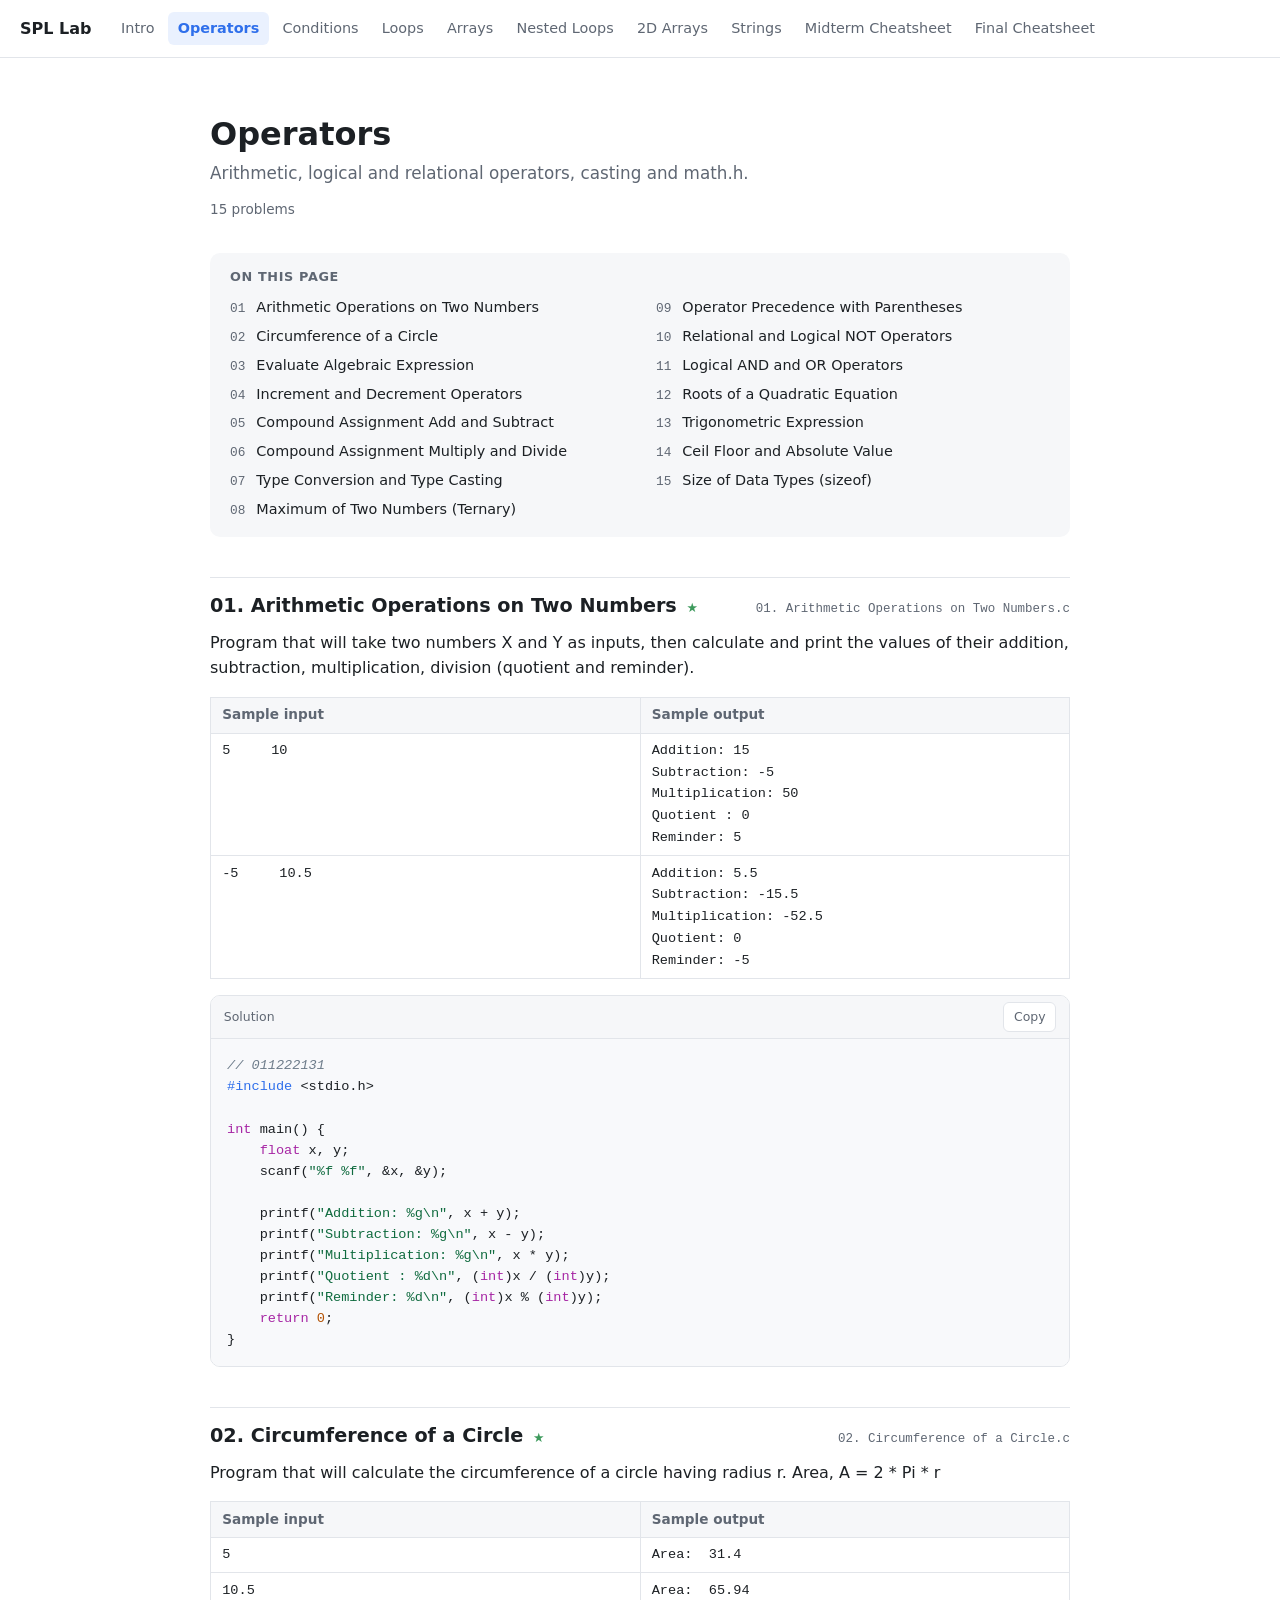
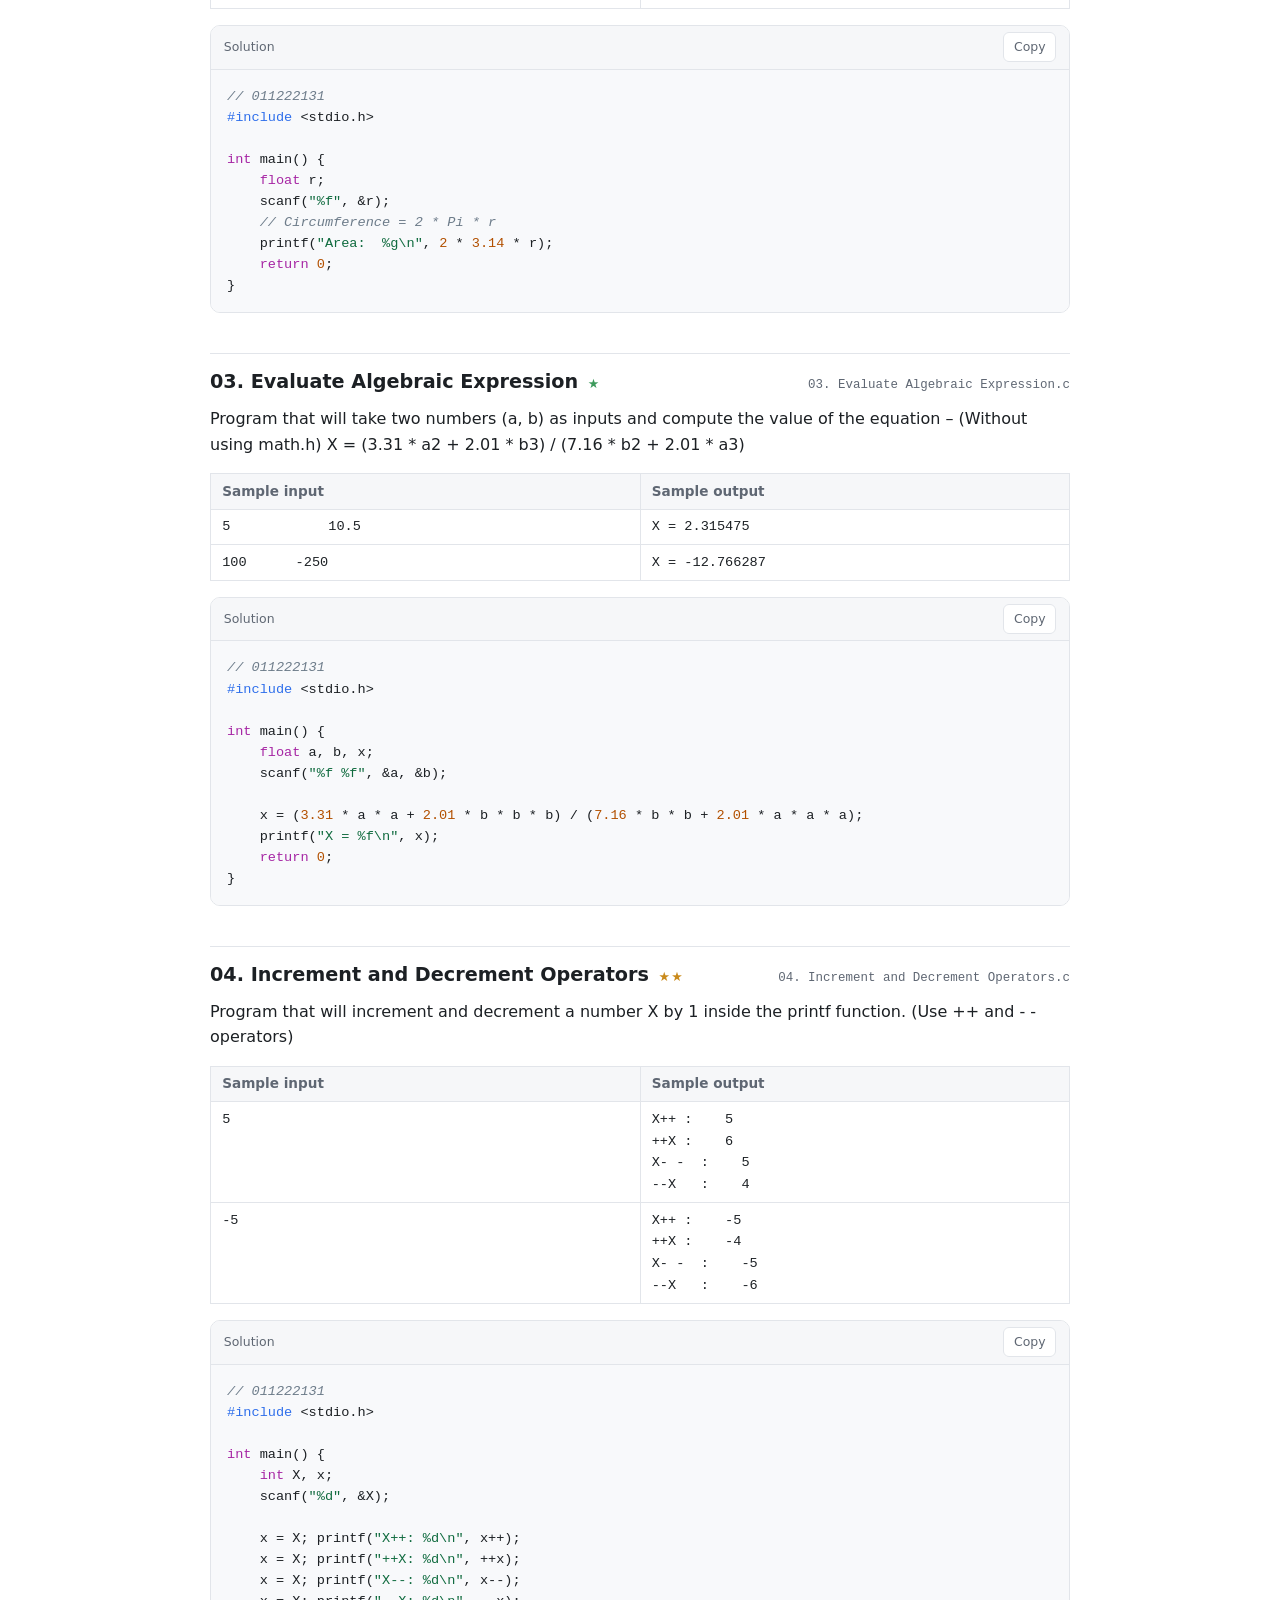
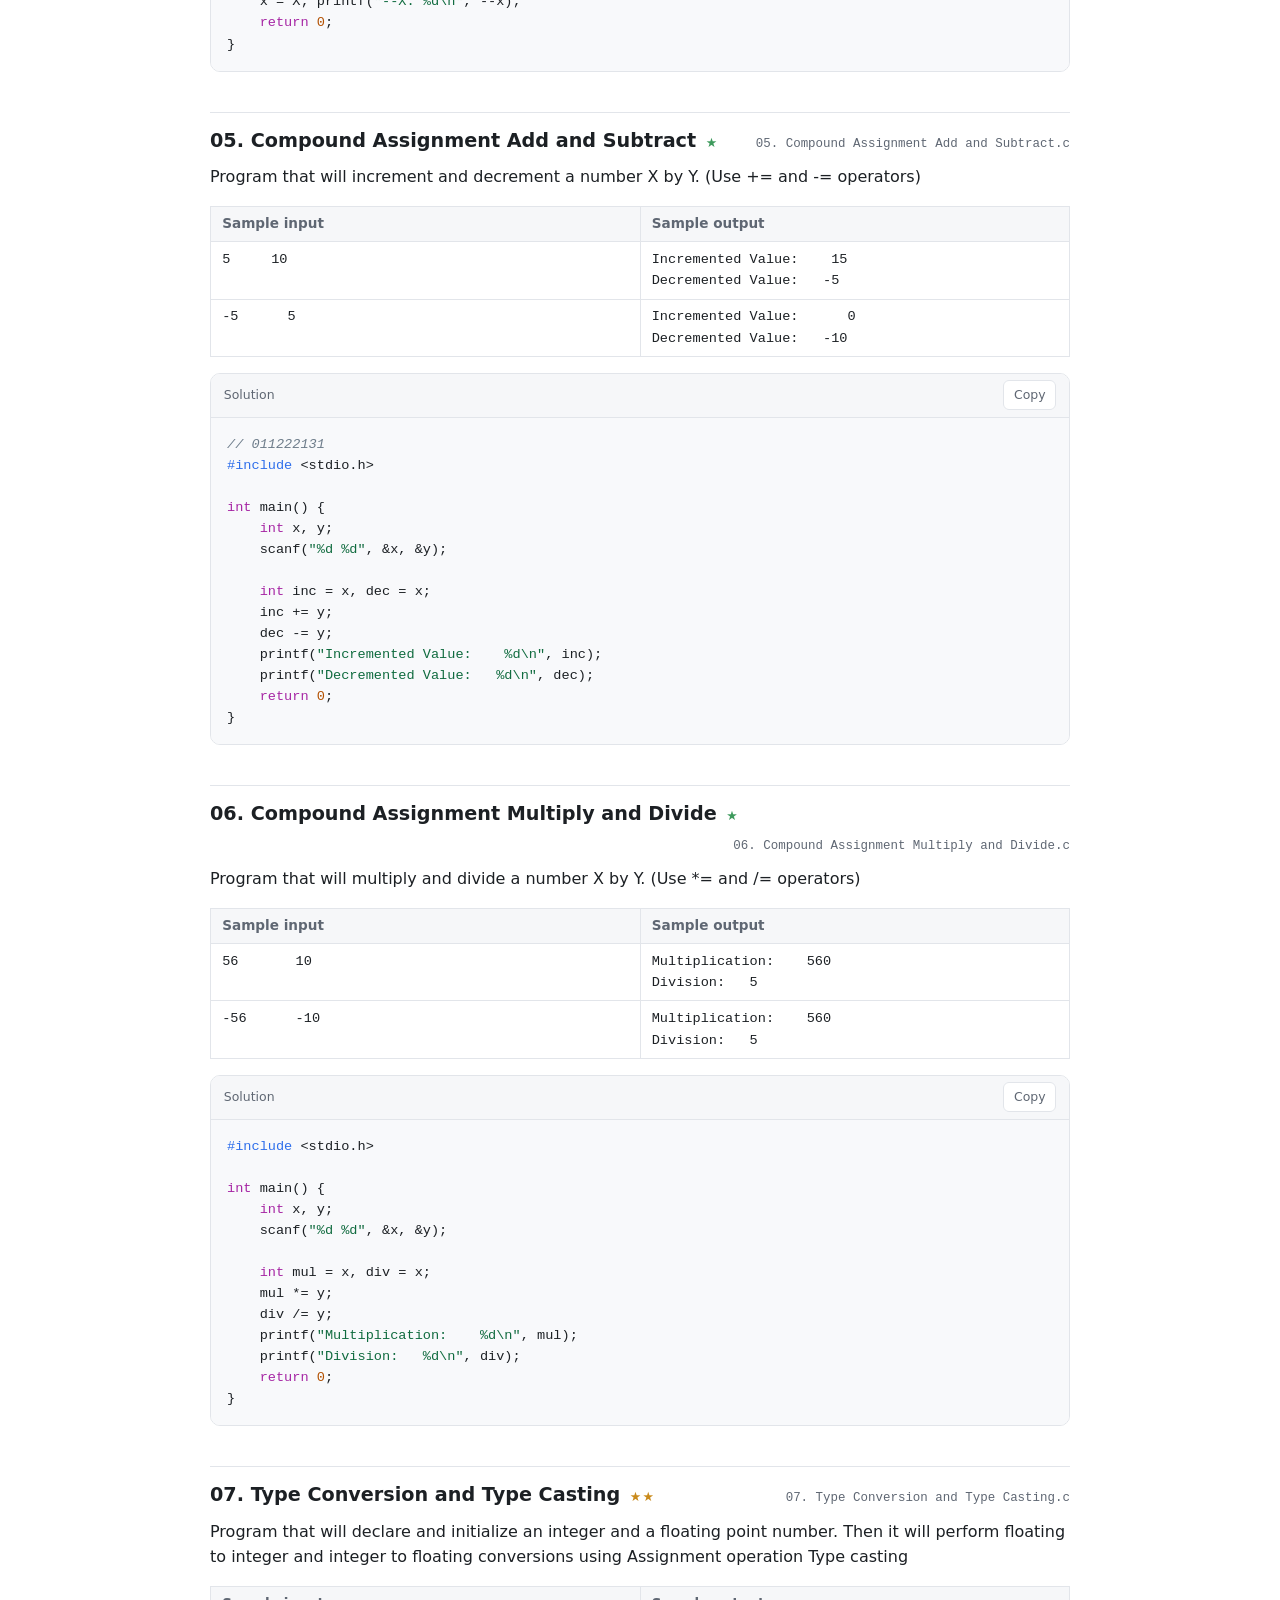
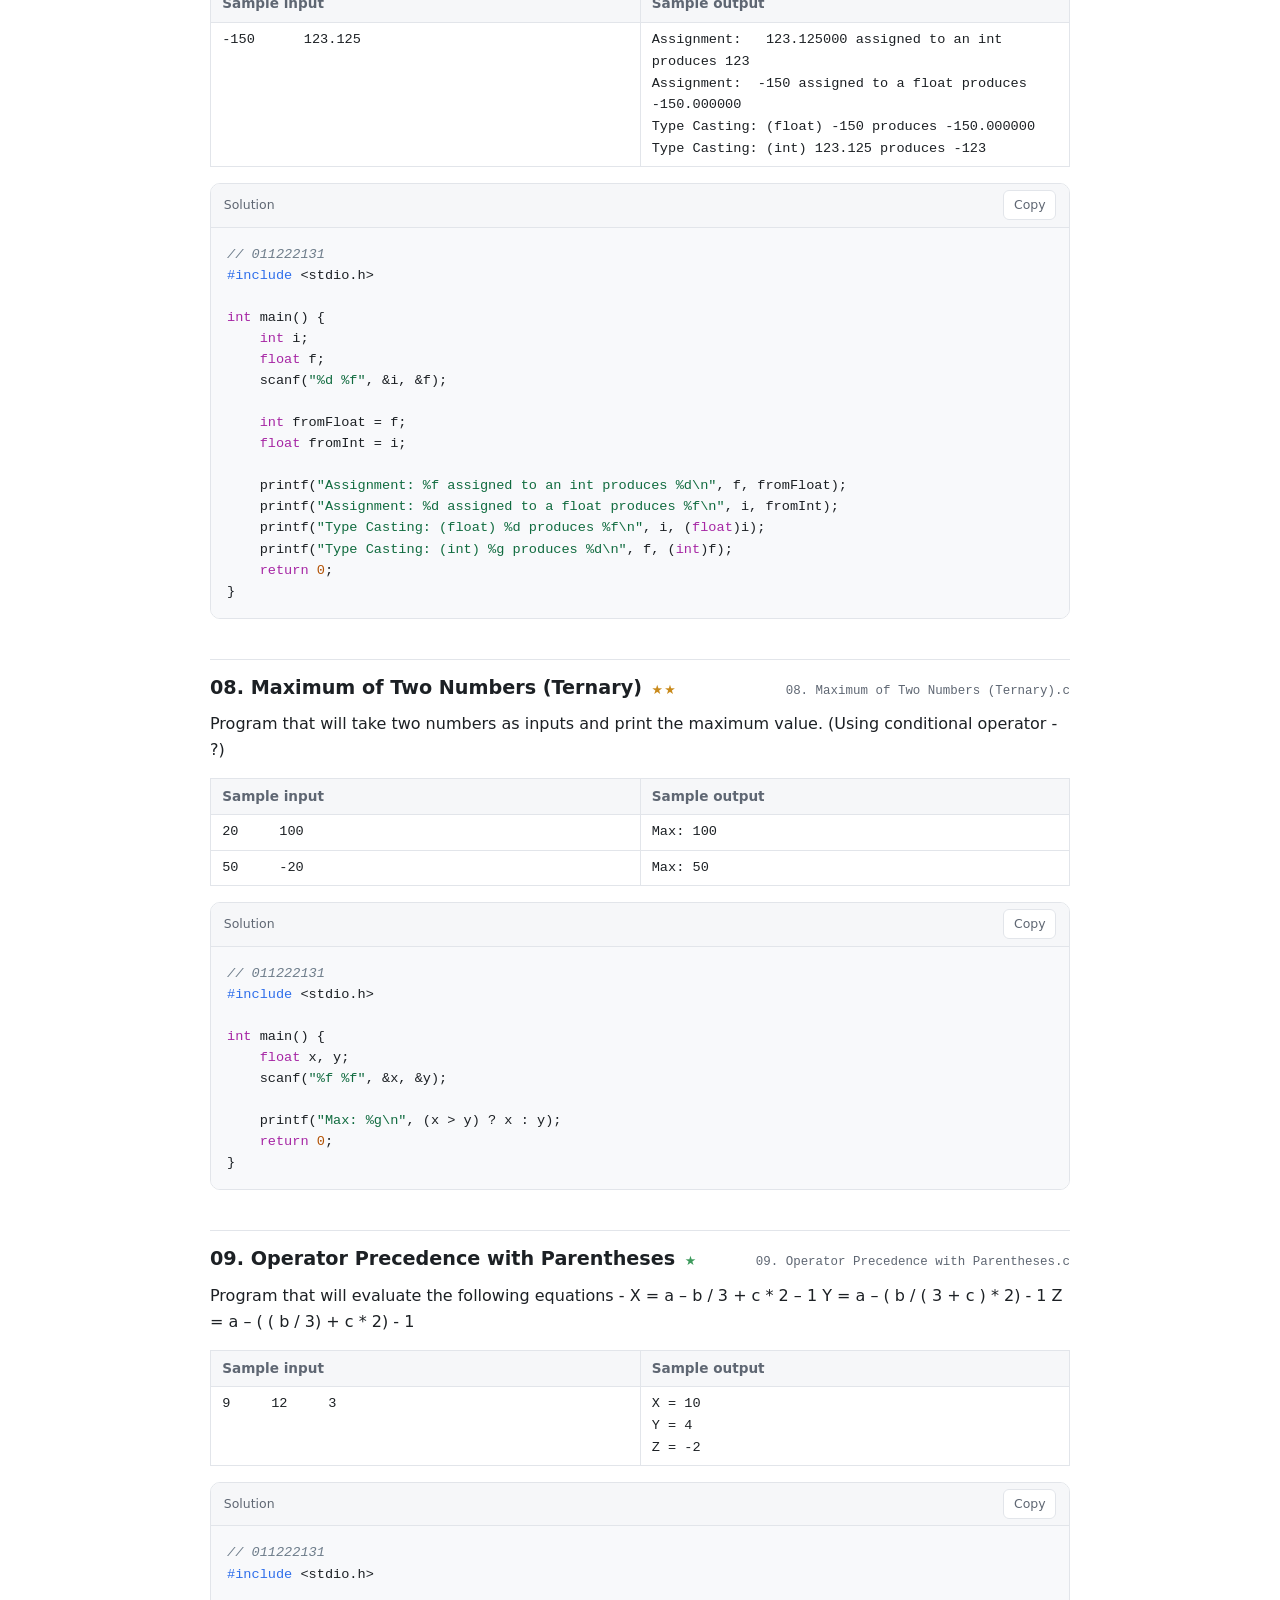
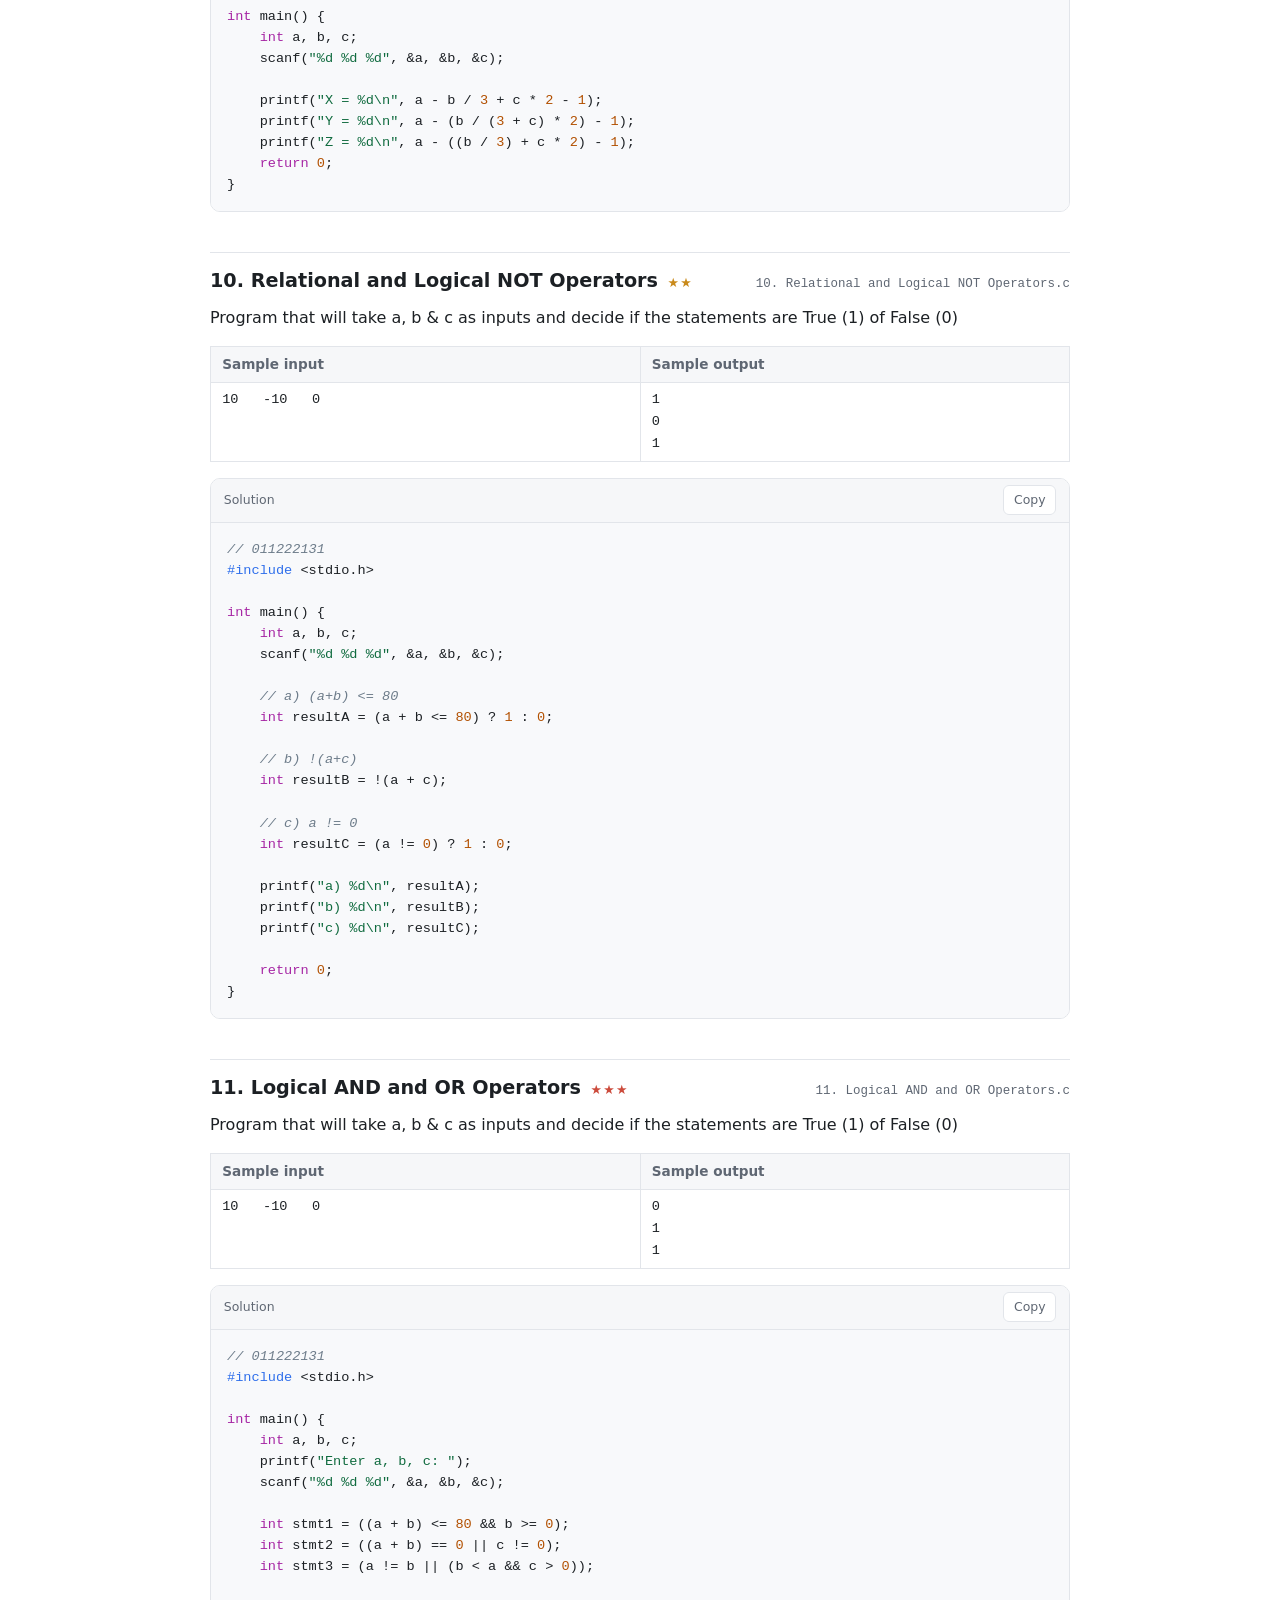
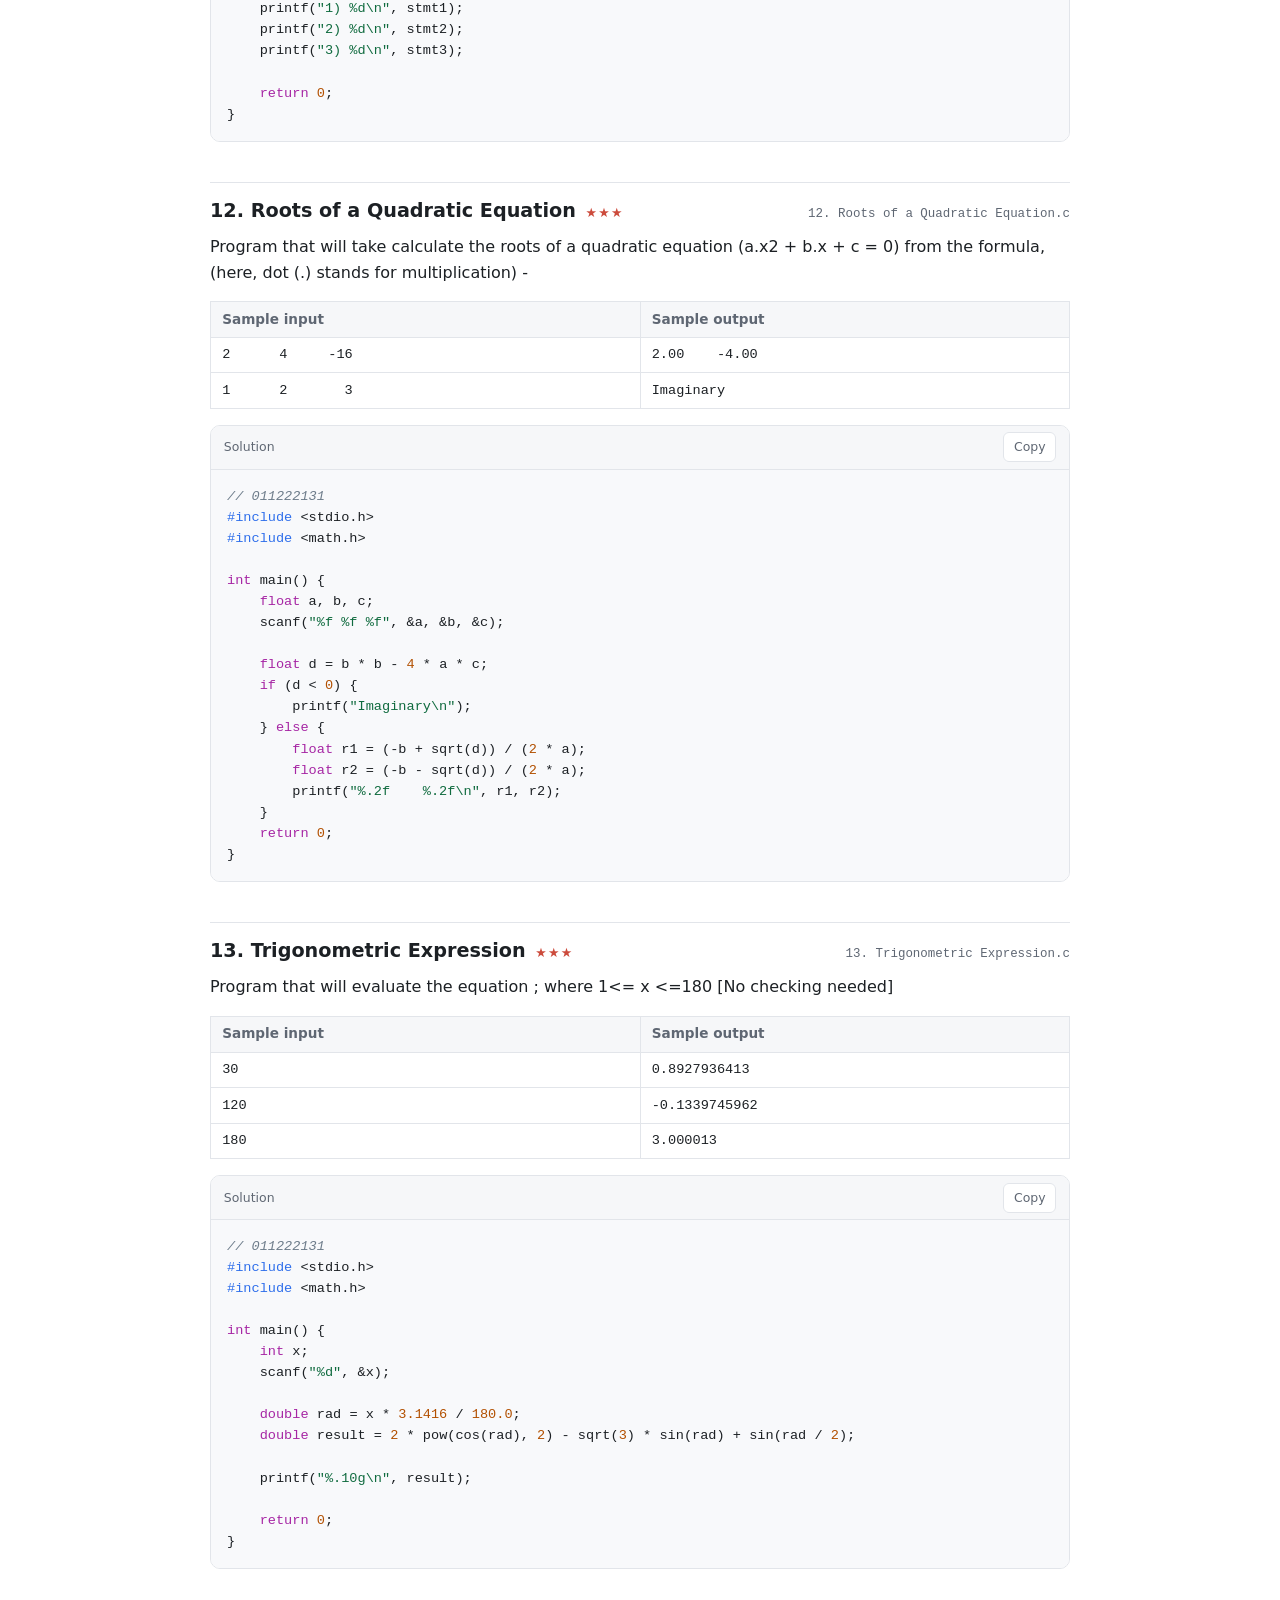
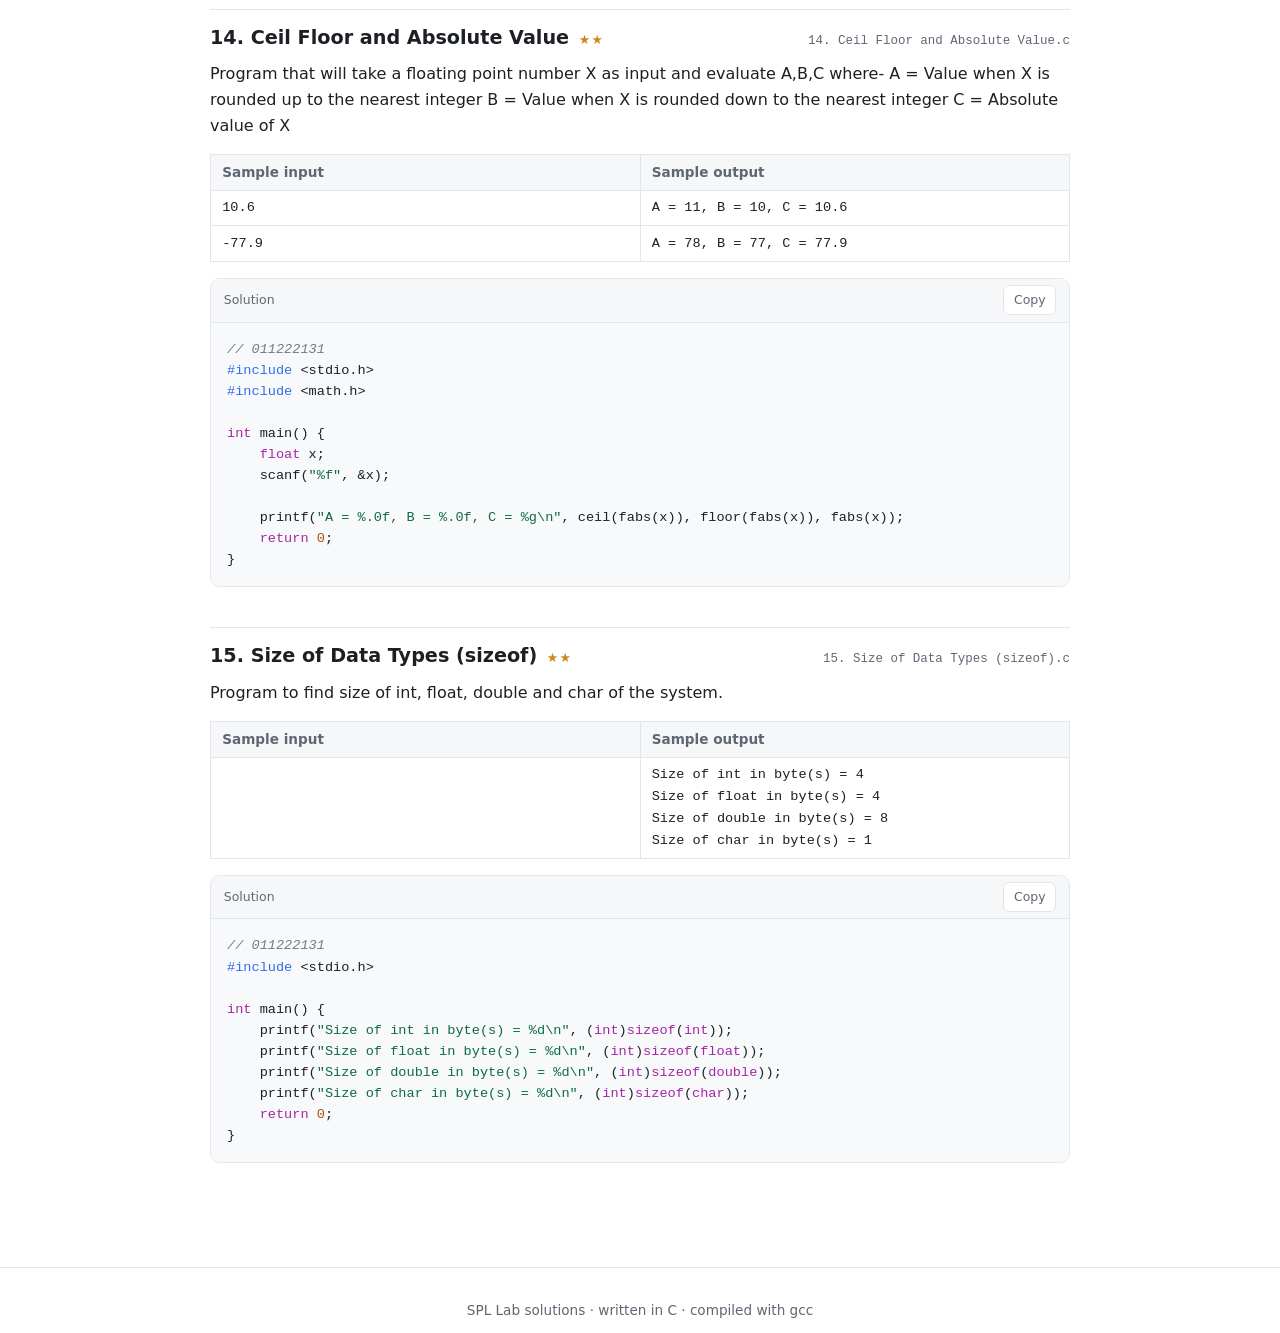
<file: docs/02-operators.html>
<!DOCTYPE html>
<html lang="en">
<head>
  <meta charset="utf-8">
  <meta name="viewport" content="width=device-width, initial-scale=1">
  <title>Operators - SPL Lab Solutions</title>
  <meta name="description" content="Arithmetic, logical and relational operators, casting and math.h.">
  <link rel="stylesheet" href="style.css">
</head>
<body>

  <header class="site-header">
    <a class="logo" href="index.html">SPL&nbsp;Lab</a>
    <nav class="site-nav">
      <a href="01-intro.html">Intro</a>
      <a href="02-operators.html" aria-current="page">Operators</a>
      <a href="03-conditions.html">Conditions</a>
      <a href="04-loop.html">Loops</a>
      <a href="05-array.html">Arrays</a>
      <a href="06-nested-loop.html">Nested Loops</a>
      <a href="07-2d-array.html">2D Arrays</a>
      <a href="08-strings.html">Strings</a>
      <a href="cheatsheet.html">Midterm Cheatsheet</a>
      <a href="final-cheatsheet.html">Final Cheatsheet</a>
    </nav>
  </header>

  <main>
    <section class="category-intro">
      <h1>Operators</h1>
      <p class="lede">Arithmetic, logical and relational operators, casting and math.h.</p>
      <p class="stats">15 problems</p>
    </section>

    <nav class="contents">
      <h2>On this page</h2>
      <ol>
        <li><a href="#p01"><span class="n">01</span> Arithmetic Operations on Two Numbers</a></li>
        <li><a href="#p02"><span class="n">02</span> Circumference of a Circle</a></li>
        <li><a href="#p03"><span class="n">03</span> Evaluate Algebraic Expression</a></li>
        <li><a href="#p04"><span class="n">04</span> Increment and Decrement Operators</a></li>
        <li><a href="#p05"><span class="n">05</span> Compound Assignment Add and Subtract</a></li>
        <li><a href="#p06"><span class="n">06</span> Compound Assignment Multiply and Divide</a></li>
        <li><a href="#p07"><span class="n">07</span> Type Conversion and Type Casting</a></li>
        <li><a href="#p08"><span class="n">08</span> Maximum of Two Numbers (Ternary)</a></li>
        <li><a href="#p09"><span class="n">09</span> Operator Precedence with Parentheses</a></li>
        <li><a href="#p10"><span class="n">10</span> Relational and Logical NOT Operators</a></li>
        <li><a href="#p11"><span class="n">11</span> Logical AND and OR Operators</a></li>
        <li><a href="#p12"><span class="n">12</span> Roots of a Quadratic Equation</a></li>
        <li><a href="#p13"><span class="n">13</span> Trigonometric Expression</a></li>
        <li><a href="#p14"><span class="n">14</span> Ceil Floor and Absolute Value</a></li>
        <li><a href="#p15"><span class="n">15</span> Size of Data Types (sizeof)</a></li>
      </ol>
    </nav>

    <section class="problem-list">
      <article class="problem" id="p01">
        <header class="problem-header">
          <h2>01. Arithmetic Operations on Two Numbers</h2>
          <span class="difficulty difficulty-1" title="easy">&#9733;</span>
          <code class="filename">01. Arithmetic Operations on Two Numbers.c</code>
        </header>
        <p class="statement">Program that will take two numbers X and Y as inputs, then calculate and print the values of their addition, subtraction, multiplication, division (quotient and reminder).</p>
        <div class="samples">
          <table>
            <thead>
              <tr><th>Sample input</th><th>Sample output</th></tr>
            </thead>
            <tbody>
            <tr>
              <td><pre>5     10</pre></td>
              <td><pre>Addition: 15
Subtraction: -5
Multiplication: 50
Quotient : 0
Reminder: 5</pre></td>
            </tr>
            <tr>
              <td><pre>-5     10.5</pre></td>
              <td><pre>Addition: 5.5
Subtraction: -15.5
Multiplication: -52.5
Quotient: 0
Reminder: -5</pre></td>
            </tr>
            </tbody>
          </table>
        </div>
        <div class="solution">
          <div class="solution-bar">
            <span>Solution</span>
            <button class="copy-button" type="button">Copy</button>
          </div>
          <pre class="code"><code>// 011222131
#include &lt;stdio.h&gt;

int main() {
    float x, y;
    scanf("%f %f", &amp;x, &amp;y);

    printf("Addition: %g\n", x + y);
    printf("Subtraction: %g\n", x - y);
    printf("Multiplication: %g\n", x * y);
    printf("Quotient : %d\n", (int)x / (int)y);
    printf("Reminder: %d\n", (int)x % (int)y);
    return 0;
}</code></pre>
        </div>
      </article>

      <article class="problem" id="p02">
        <header class="problem-header">
          <h2>02. Circumference of a Circle</h2>
          <span class="difficulty difficulty-1" title="easy">&#9733;</span>
          <code class="filename">02. Circumference of a Circle.c</code>
        </header>
        <p class="statement">Program that will calculate the circumference of a circle having radius r. Area, A = 2 * Pi * r</p>
        <div class="samples">
          <table>
            <thead>
              <tr><th>Sample input</th><th>Sample output</th></tr>
            </thead>
            <tbody>
            <tr>
              <td><pre>5</pre></td>
              <td><pre>Area:  31.4</pre></td>
            </tr>
            <tr>
              <td><pre>10.5</pre></td>
              <td><pre>Area:  65.94</pre></td>
            </tr>
            </tbody>
          </table>
        </div>
        <div class="solution">
          <div class="solution-bar">
            <span>Solution</span>
            <button class="copy-button" type="button">Copy</button>
          </div>
          <pre class="code"><code>// 011222131
#include &lt;stdio.h&gt;

int main() {
    float r;
    scanf("%f", &amp;r);
    // Circumference = 2 * Pi * r
    printf("Area:  %g\n", 2 * 3.14 * r);
    return 0;
}</code></pre>
        </div>
      </article>

      <article class="problem" id="p03">
        <header class="problem-header">
          <h2>03. Evaluate Algebraic Expression</h2>
          <span class="difficulty difficulty-1" title="easy">&#9733;</span>
          <code class="filename">03. Evaluate Algebraic Expression.c</code>
        </header>
        <p class="statement">Program that will take two numbers (a, b) as inputs and compute the value of the equation – (Without using math.h) X = (3.31 * a2 + 2.01 * b3) / (7.16 * b2 + 2.01 * a3)</p>
        <div class="samples">
          <table>
            <thead>
              <tr><th>Sample input</th><th>Sample output</th></tr>
            </thead>
            <tbody>
            <tr>
              <td><pre>5            10.5</pre></td>
              <td><pre>X = 2.315475</pre></td>
            </tr>
            <tr>
              <td><pre>100      -250</pre></td>
              <td><pre>X = -12.766287</pre></td>
            </tr>
            </tbody>
          </table>
        </div>
        <div class="solution">
          <div class="solution-bar">
            <span>Solution</span>
            <button class="copy-button" type="button">Copy</button>
          </div>
          <pre class="code"><code>// 011222131
#include &lt;stdio.h&gt;

int main() {
    float a, b, x;
    scanf("%f %f", &amp;a, &amp;b);

    x = (3.31 * a * a + 2.01 * b * b * b) / (7.16 * b * b + 2.01 * a * a * a);
    printf("X = %f\n", x);
    return 0;
}</code></pre>
        </div>
      </article>

      <article class="problem" id="p04">
        <header class="problem-header">
          <h2>04. Increment and Decrement Operators</h2>
          <span class="difficulty difficulty-2" title="medium">&#9733;&#9733;</span>
          <code class="filename">04. Increment and Decrement Operators.c</code>
        </header>
        <p class="statement">Program that will increment and decrement a number X by 1 inside the printf function. (Use ++ and - - operators)</p>
        <div class="samples">
          <table>
            <thead>
              <tr><th>Sample input</th><th>Sample output</th></tr>
            </thead>
            <tbody>
            <tr>
              <td><pre>5</pre></td>
              <td><pre>X++ :    5
++X :    6
X- -  :    5
--X   :    4</pre></td>
            </tr>
            <tr>
              <td><pre>-5</pre></td>
              <td><pre>X++ :    -5
++X :    -4
X- -  :    -5
--X   :    -6</pre></td>
            </tr>
            </tbody>
          </table>
        </div>
        <div class="solution">
          <div class="solution-bar">
            <span>Solution</span>
            <button class="copy-button" type="button">Copy</button>
          </div>
          <pre class="code"><code>// 011222131
#include &lt;stdio.h&gt;

int main() {
    int X, x;
    scanf("%d", &amp;X);

    x = X; printf("X++: %d\n", x++);
    x = X; printf("++X: %d\n", ++x);
    x = X; printf("X--: %d\n", x--);
    x = X; printf("--X: %d\n", --x);
    return 0;
}</code></pre>
        </div>
      </article>

      <article class="problem" id="p05">
        <header class="problem-header">
          <h2>05. Compound Assignment Add and Subtract</h2>
          <span class="difficulty difficulty-1" title="easy">&#9733;</span>
          <code class="filename">05. Compound Assignment Add and Subtract.c</code>
        </header>
        <p class="statement">Program that will increment and decrement a number X by Y. (Use += and -= operators)</p>
        <div class="samples">
          <table>
            <thead>
              <tr><th>Sample input</th><th>Sample output</th></tr>
            </thead>
            <tbody>
            <tr>
              <td><pre>5     10</pre></td>
              <td><pre>Incremented Value:    15
Decremented Value:   -5</pre></td>
            </tr>
            <tr>
              <td><pre>-5      5</pre></td>
              <td><pre>Incremented Value:      0
Decremented Value:   -10</pre></td>
            </tr>
            </tbody>
          </table>
        </div>
        <div class="solution">
          <div class="solution-bar">
            <span>Solution</span>
            <button class="copy-button" type="button">Copy</button>
          </div>
          <pre class="code"><code>// 011222131
#include &lt;stdio.h&gt;

int main() {
    int x, y;
    scanf("%d %d", &amp;x, &amp;y);

    int inc = x, dec = x;
    inc += y;
    dec -= y;
    printf("Incremented Value:    %d\n", inc);
    printf("Decremented Value:   %d\n", dec);
    return 0;
}</code></pre>
        </div>
      </article>

      <article class="problem" id="p06">
        <header class="problem-header">
          <h2>06. Compound Assignment Multiply and Divide</h2>
          <span class="difficulty difficulty-1" title="easy">&#9733;</span>
          <code class="filename">06. Compound Assignment Multiply and Divide.c</code>
        </header>
        <p class="statement">Program that will multiply and divide a number X by Y. (Use *= and /= operators)</p>
        <div class="samples">
          <table>
            <thead>
              <tr><th>Sample input</th><th>Sample output</th></tr>
            </thead>
            <tbody>
            <tr>
              <td><pre>56       10</pre></td>
              <td><pre>Multiplication:    560
Division:   5</pre></td>
            </tr>
            <tr>
              <td><pre>-56      -10</pre></td>
              <td><pre>Multiplication:    560
Division:   5</pre></td>
            </tr>
            </tbody>
          </table>
        </div>
        <div class="solution">
          <div class="solution-bar">
            <span>Solution</span>
            <button class="copy-button" type="button">Copy</button>
          </div>
          <pre class="code"><code>#include &lt;stdio.h&gt;

int main() {
    int x, y;
    scanf("%d %d", &amp;x, &amp;y);

    int mul = x, div = x;
    mul *= y;
    div /= y;
    printf("Multiplication:    %d\n", mul);
    printf("Division:   %d\n", div);
    return 0;
}</code></pre>
        </div>
      </article>

      <article class="problem" id="p07">
        <header class="problem-header">
          <h2>07. Type Conversion and Type Casting</h2>
          <span class="difficulty difficulty-2" title="medium">&#9733;&#9733;</span>
          <code class="filename">07. Type Conversion and Type Casting.c</code>
        </header>
        <p class="statement">Program that will declare and initialize an integer and a floating point number. Then it will perform floating to integer and integer to floating conversions using Assignment operation Type casting</p>
        <div class="samples">
          <table>
            <thead>
              <tr><th>Sample input</th><th>Sample output</th></tr>
            </thead>
            <tbody>
            <tr>
              <td><pre>-150      123.125</pre></td>
              <td><pre>Assignment:   123.125000 assigned to an int produces 123
Assignment:  -150 assigned to a float produces -150.000000
Type Casting: (float) -150 produces -150.000000
Type Casting: (int) 123.125 produces -123</pre></td>
            </tr>
            </tbody>
          </table>
        </div>
        <div class="solution">
          <div class="solution-bar">
            <span>Solution</span>
            <button class="copy-button" type="button">Copy</button>
          </div>
          <pre class="code"><code>// 011222131
#include &lt;stdio.h&gt;

int main() {
    int i;
    float f;
    scanf("%d %f", &amp;i, &amp;f);

    int fromFloat = f;
    float fromInt = i;

    printf("Assignment: %f assigned to an int produces %d\n", f, fromFloat);
    printf("Assignment: %d assigned to a float produces %f\n", i, fromInt);
    printf("Type Casting: (float) %d produces %f\n", i, (float)i);
    printf("Type Casting: (int) %g produces %d\n", f, (int)f);
    return 0;
}</code></pre>
        </div>
      </article>

      <article class="problem" id="p08">
        <header class="problem-header">
          <h2>08. Maximum of Two Numbers (Ternary)</h2>
          <span class="difficulty difficulty-2" title="medium">&#9733;&#9733;</span>
          <code class="filename">08. Maximum of Two Numbers (Ternary).c</code>
        </header>
        <p class="statement">Program that will take two numbers as inputs and print the maximum value. (Using conditional operator - ?)</p>
        <div class="samples">
          <table>
            <thead>
              <tr><th>Sample input</th><th>Sample output</th></tr>
            </thead>
            <tbody>
            <tr>
              <td><pre>20     100</pre></td>
              <td><pre>Max: 100</pre></td>
            </tr>
            <tr>
              <td><pre>50     -20</pre></td>
              <td><pre>Max: 50</pre></td>
            </tr>
            </tbody>
          </table>
        </div>
        <div class="solution">
          <div class="solution-bar">
            <span>Solution</span>
            <button class="copy-button" type="button">Copy</button>
          </div>
          <pre class="code"><code>// 011222131
#include &lt;stdio.h&gt;

int main() {
    float x, y;
    scanf("%f %f", &amp;x, &amp;y);

    printf("Max: %g\n", (x &gt; y) ? x : y);
    return 0;
}</code></pre>
        </div>
      </article>

      <article class="problem" id="p09">
        <header class="problem-header">
          <h2>09. Operator Precedence with Parentheses</h2>
          <span class="difficulty difficulty-1" title="easy">&#9733;</span>
          <code class="filename">09. Operator Precedence with Parentheses.c</code>
        </header>
        <p class="statement">Program that will evaluate the following equations - X = a – b / 3 + c * 2 – 1 Y = a – ( b / ( 3 + c ) * 2) - 1 Z = a – ( ( b / 3) + c * 2) - 1</p>
        <div class="samples">
          <table>
            <thead>
              <tr><th>Sample input</th><th>Sample output</th></tr>
            </thead>
            <tbody>
            <tr>
              <td><pre>9     12     3</pre></td>
              <td><pre>X = 10
Y = 4
Z = -2</pre></td>
            </tr>
            </tbody>
          </table>
        </div>
        <div class="solution">
          <div class="solution-bar">
            <span>Solution</span>
            <button class="copy-button" type="button">Copy</button>
          </div>
          <pre class="code"><code>// 011222131
#include &lt;stdio.h&gt;

int main() {
    int a, b, c;
    scanf("%d %d %d", &amp;a, &amp;b, &amp;c);

    printf("X = %d\n", a - b / 3 + c * 2 - 1);
    printf("Y = %d\n", a - (b / (3 + c) * 2) - 1);
    printf("Z = %d\n", a - ((b / 3) + c * 2) - 1);
    return 0;
}</code></pre>
        </div>
      </article>

      <article class="problem" id="p10">
        <header class="problem-header">
          <h2>10. Relational and Logical NOT Operators</h2>
          <span class="difficulty difficulty-2" title="medium">&#9733;&#9733;</span>
          <code class="filename">10. Relational and Logical NOT Operators.c</code>
        </header>
        <p class="statement">Program that will take a, b &amp; c as inputs and decide if the statements are True (1) of False (0)</p>
        <div class="samples">
          <table>
            <thead>
              <tr><th>Sample input</th><th>Sample output</th></tr>
            </thead>
            <tbody>
            <tr>
              <td><pre>10   -10   0</pre></td>
              <td><pre>1
0
1</pre></td>
            </tr>
            </tbody>
          </table>
        </div>
        <div class="solution">
          <div class="solution-bar">
            <span>Solution</span>
            <button class="copy-button" type="button">Copy</button>
          </div>
          <pre class="code"><code>// 011222131
#include &lt;stdio.h&gt;

int main() {
    int a, b, c;
    scanf("%d %d %d", &amp;a, &amp;b, &amp;c);

    // a) (a+b) &lt;= 80
    int resultA = (a + b &lt;= 80) ? 1 : 0;

    // b) !(a+c)
    int resultB = !(a + c);

    // c) a != 0
    int resultC = (a != 0) ? 1 : 0;

    printf("a) %d\n", resultA);
    printf("b) %d\n", resultB);
    printf("c) %d\n", resultC);

    return 0;
}</code></pre>
        </div>
      </article>

      <article class="problem" id="p11">
        <header class="problem-header">
          <h2>11. Logical AND and OR Operators</h2>
          <span class="difficulty difficulty-3" title="hard">&#9733;&#9733;&#9733;</span>
          <code class="filename">11. Logical AND and OR Operators.c</code>
        </header>
        <p class="statement">Program that will take a, b &amp; c as inputs and decide if the statements are True (1) of False (0)</p>
        <div class="samples">
          <table>
            <thead>
              <tr><th>Sample input</th><th>Sample output</th></tr>
            </thead>
            <tbody>
            <tr>
              <td><pre>10   -10   0</pre></td>
              <td><pre>0
1
1</pre></td>
            </tr>
            </tbody>
          </table>
        </div>
        <div class="solution">
          <div class="solution-bar">
            <span>Solution</span>
            <button class="copy-button" type="button">Copy</button>
          </div>
          <pre class="code"><code>// 011222131
#include &lt;stdio.h&gt;

int main() {
    int a, b, c;
    printf("Enter a, b, c: ");
    scanf("%d %d %d", &amp;a, &amp;b, &amp;c);

    int stmt1 = ((a + b) &lt;= 80 &amp;&amp; b &gt;= 0);
    int stmt2 = ((a + b) == 0 || c != 0);
    int stmt3 = (a != b || (b &lt; a &amp;&amp; c &gt; 0));

    printf("1) %d\n", stmt1);
    printf("2) %d\n", stmt2);
    printf("3) %d\n", stmt3);

    return 0;
}</code></pre>
        </div>
      </article>

      <article class="problem" id="p12">
        <header class="problem-header">
          <h2>12. Roots of a Quadratic Equation</h2>
          <span class="difficulty difficulty-3" title="hard">&#9733;&#9733;&#9733;</span>
          <code class="filename">12. Roots of a Quadratic Equation.c</code>
        </header>
        <p class="statement">Program that will take calculate the roots of a quadratic equation (a.x2 + b.x + c = 0) from the formula, (here, dot (.) stands for multiplication) -</p>
        <div class="samples">
          <table>
            <thead>
              <tr><th>Sample input</th><th>Sample output</th></tr>
            </thead>
            <tbody>
            <tr>
              <td><pre>2      4     -16</pre></td>
              <td><pre>2.00    -4.00</pre></td>
            </tr>
            <tr>
              <td><pre>1      2       3</pre></td>
              <td><pre>Imaginary</pre></td>
            </tr>
            </tbody>
          </table>
        </div>
        <div class="solution">
          <div class="solution-bar">
            <span>Solution</span>
            <button class="copy-button" type="button">Copy</button>
          </div>
          <pre class="code"><code>// 011222131
#include &lt;stdio.h&gt;
#include &lt;math.h&gt;

int main() {
    float a, b, c;
    scanf("%f %f %f", &amp;a, &amp;b, &amp;c);

    float d = b * b - 4 * a * c;
    if (d &lt; 0) {
        printf("Imaginary\n");
    } else {
        float r1 = (-b + sqrt(d)) / (2 * a);
        float r2 = (-b - sqrt(d)) / (2 * a);
        printf("%.2f    %.2f\n", r1, r2);
    }
    return 0;
}</code></pre>
        </div>
      </article>

      <article class="problem" id="p13">
        <header class="problem-header">
          <h2>13. Trigonometric Expression</h2>
          <span class="difficulty difficulty-3" title="hard">&#9733;&#9733;&#9733;</span>
          <code class="filename">13. Trigonometric Expression.c</code>
        </header>
        <p class="statement">Program that will evaluate the equation ; where 1&lt;= x &lt;=180 [No checking needed]</p>
        <div class="samples">
          <table>
            <thead>
              <tr><th>Sample input</th><th>Sample output</th></tr>
            </thead>
            <tbody>
            <tr>
              <td><pre>30</pre></td>
              <td><pre>0.8927936413</pre></td>
            </tr>
            <tr>
              <td><pre>120</pre></td>
              <td><pre>-0.1339745962</pre></td>
            </tr>
            <tr>
              <td><pre>180</pre></td>
              <td><pre>3.000013</pre></td>
            </tr>
            </tbody>
          </table>
        </div>
        <div class="solution">
          <div class="solution-bar">
            <span>Solution</span>
            <button class="copy-button" type="button">Copy</button>
          </div>
          <pre class="code"><code>// 011222131
#include &lt;stdio.h&gt;
#include &lt;math.h&gt;

int main() {
    int x;
    scanf("%d", &amp;x);

    double rad = x * 3.1416 / 180.0;
    double result = 2 * pow(cos(rad), 2) - sqrt(3) * sin(rad) + sin(rad / 2);

    printf("%.10g\n", result);

    return 0;
}</code></pre>
        </div>
      </article>

      <article class="problem" id="p14">
        <header class="problem-header">
          <h2>14. Ceil Floor and Absolute Value</h2>
          <span class="difficulty difficulty-2" title="medium">&#9733;&#9733;</span>
          <code class="filename">14. Ceil Floor and Absolute Value.c</code>
        </header>
        <p class="statement">Program that will take a floating point number X as input and evaluate A,B,C where- A = Value when X is rounded up to the nearest integer B = Value when X is rounded down to the nearest integer C = Absolute value of X</p>
        <div class="samples">
          <table>
            <thead>
              <tr><th>Sample input</th><th>Sample output</th></tr>
            </thead>
            <tbody>
            <tr>
              <td><pre>10.6</pre></td>
              <td><pre>A = 11, B = 10, C = 10.6</pre></td>
            </tr>
            <tr>
              <td><pre>-77.9</pre></td>
              <td><pre>A = 78, B = 77, C = 77.9</pre></td>
            </tr>
            </tbody>
          </table>
        </div>
        <div class="solution">
          <div class="solution-bar">
            <span>Solution</span>
            <button class="copy-button" type="button">Copy</button>
          </div>
          <pre class="code"><code>// 011222131
#include &lt;stdio.h&gt;
#include &lt;math.h&gt;

int main() {
    float x;
    scanf("%f", &amp;x);

    printf("A = %.0f, B = %.0f, C = %g\n", ceil(fabs(x)), floor(fabs(x)), fabs(x));
    return 0;
}</code></pre>
        </div>
      </article>

      <article class="problem" id="p15">
        <header class="problem-header">
          <h2>15. Size of Data Types (sizeof)</h2>
          <span class="difficulty difficulty-2" title="medium">&#9733;&#9733;</span>
          <code class="filename">15. Size of Data Types (sizeof).c</code>
        </header>
        <p class="statement">Program to find size of int, float, double and char of the system.</p>
        <div class="samples">
          <table>
            <thead>
              <tr><th>Sample input</th><th>Sample output</th></tr>
            </thead>
            <tbody>
            <tr>
              <td><pre></pre></td>
              <td><pre>Size of int in byte(s) = 4
Size of float in byte(s) = 4
Size of double in byte(s) = 8
Size of char in byte(s) = 1</pre></td>
            </tr>
            </tbody>
          </table>
        </div>
        <div class="solution">
          <div class="solution-bar">
            <span>Solution</span>
            <button class="copy-button" type="button">Copy</button>
          </div>
          <pre class="code"><code>// 011222131
#include &lt;stdio.h&gt;

int main() {
    printf("Size of int in byte(s) = %d\n", (int)sizeof(int));
    printf("Size of float in byte(s) = %d\n", (int)sizeof(float));
    printf("Size of double in byte(s) = %d\n", (int)sizeof(double));
    printf("Size of char in byte(s) = %d\n", (int)sizeof(char));
    return 0;
}</code></pre>
        </div>
      </article>
    </section>

  </main>

  <footer class="site-footer">
    <p>SPL Lab solutions &middot; written in C &middot; compiled with gcc</p>
  </footer>

  <script src="app.js"></script>
</body>
</html>
</file>
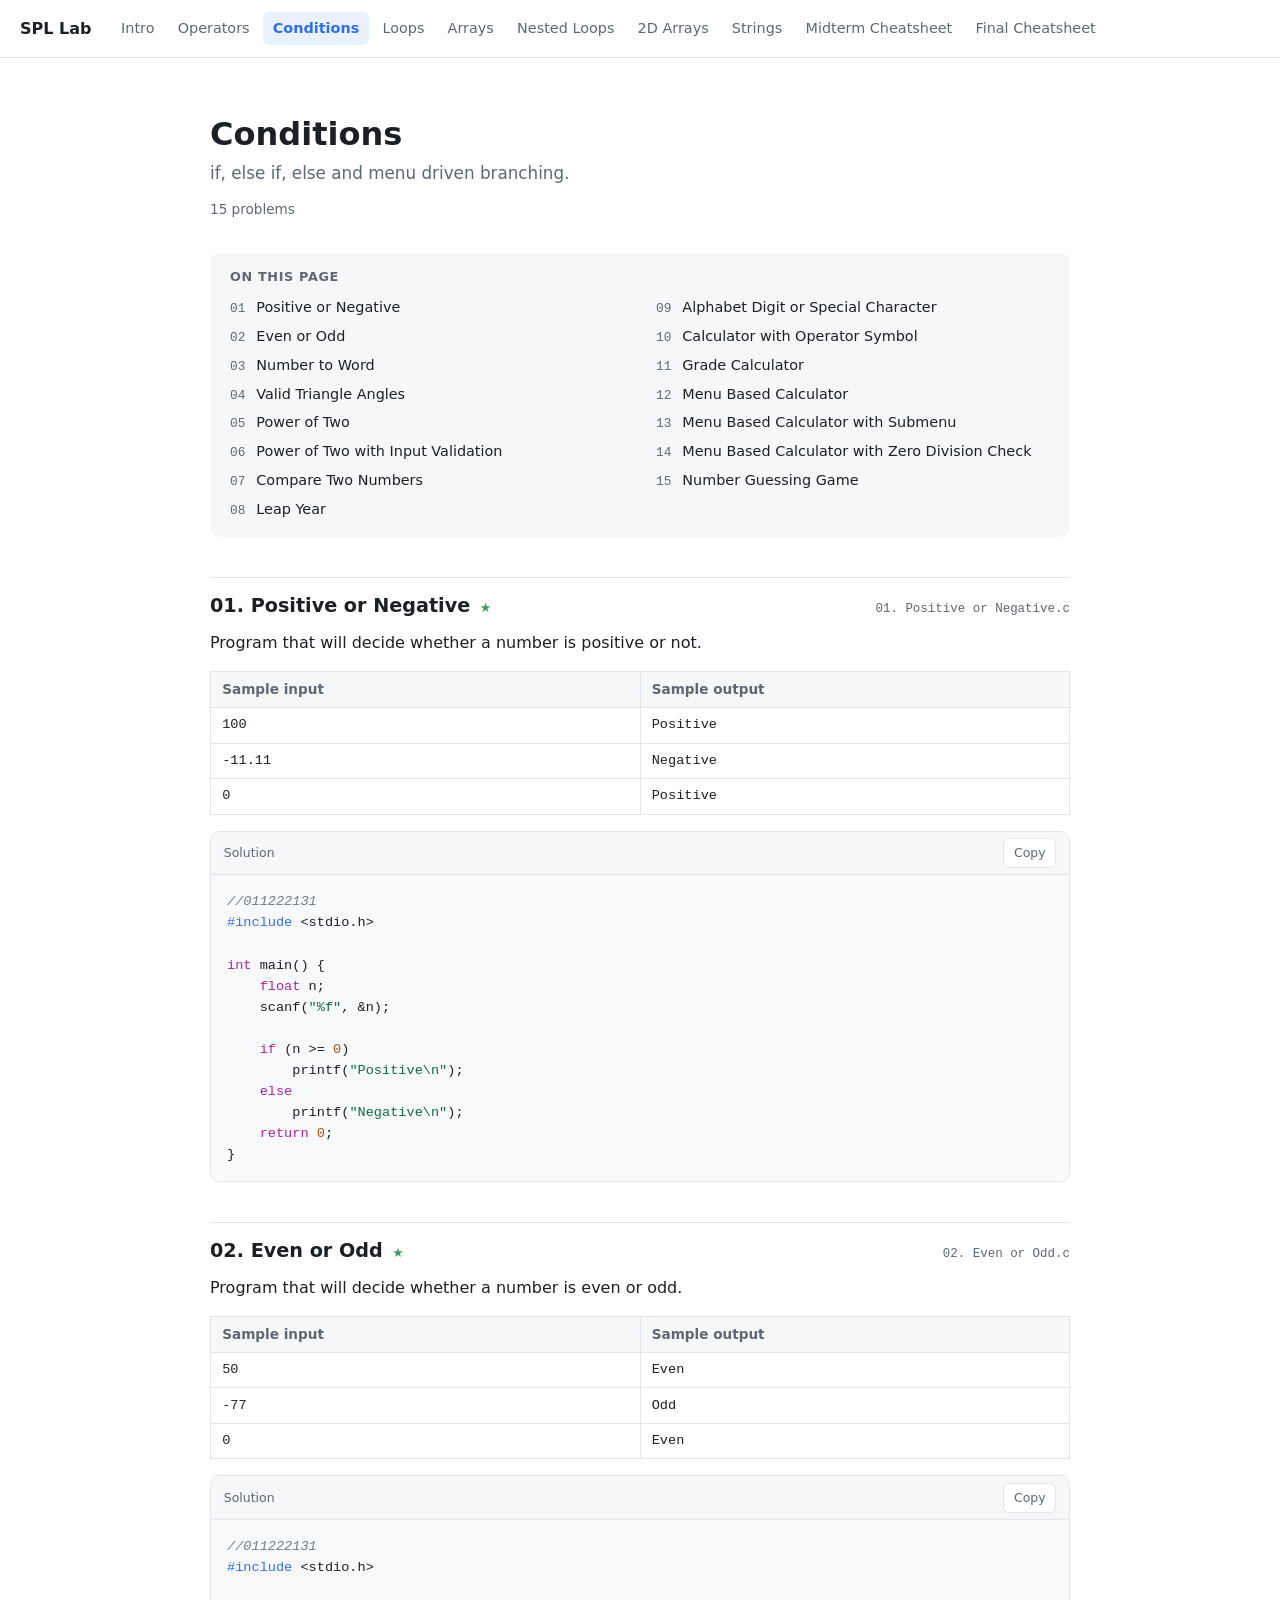
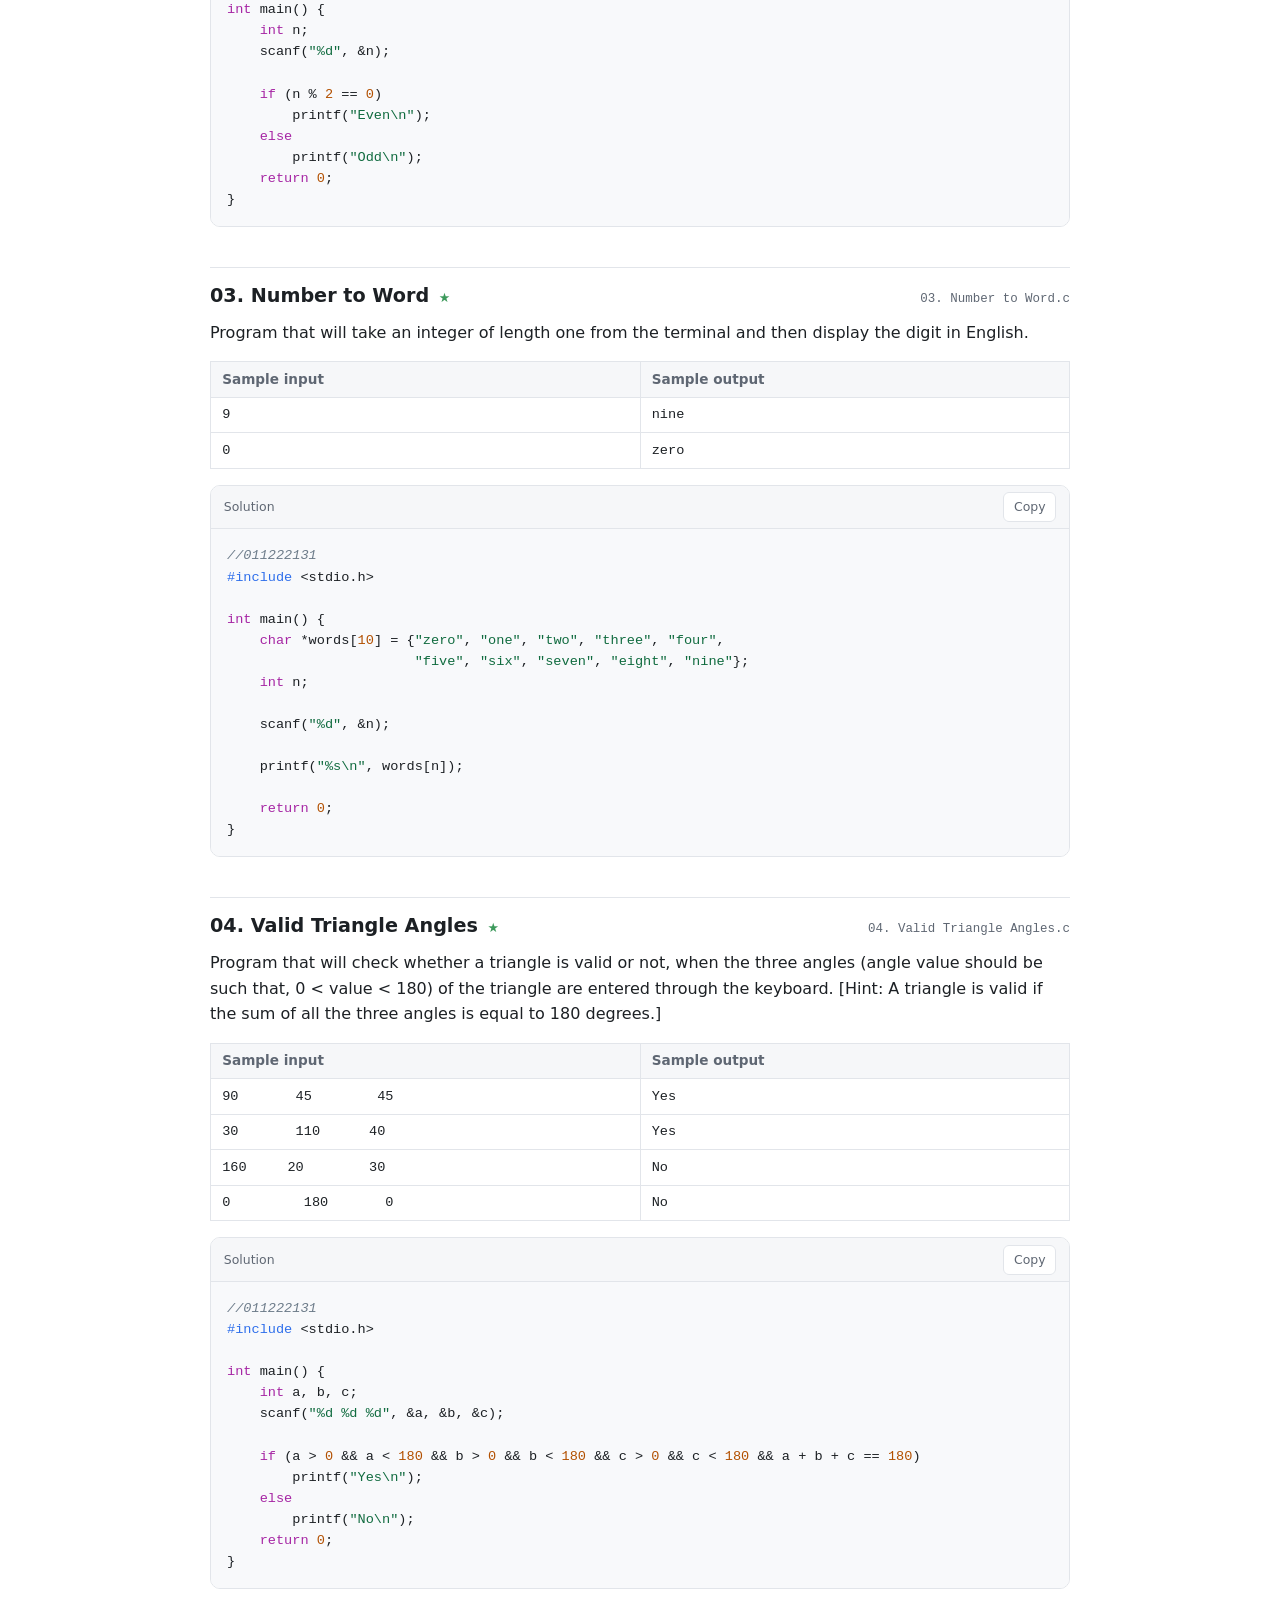
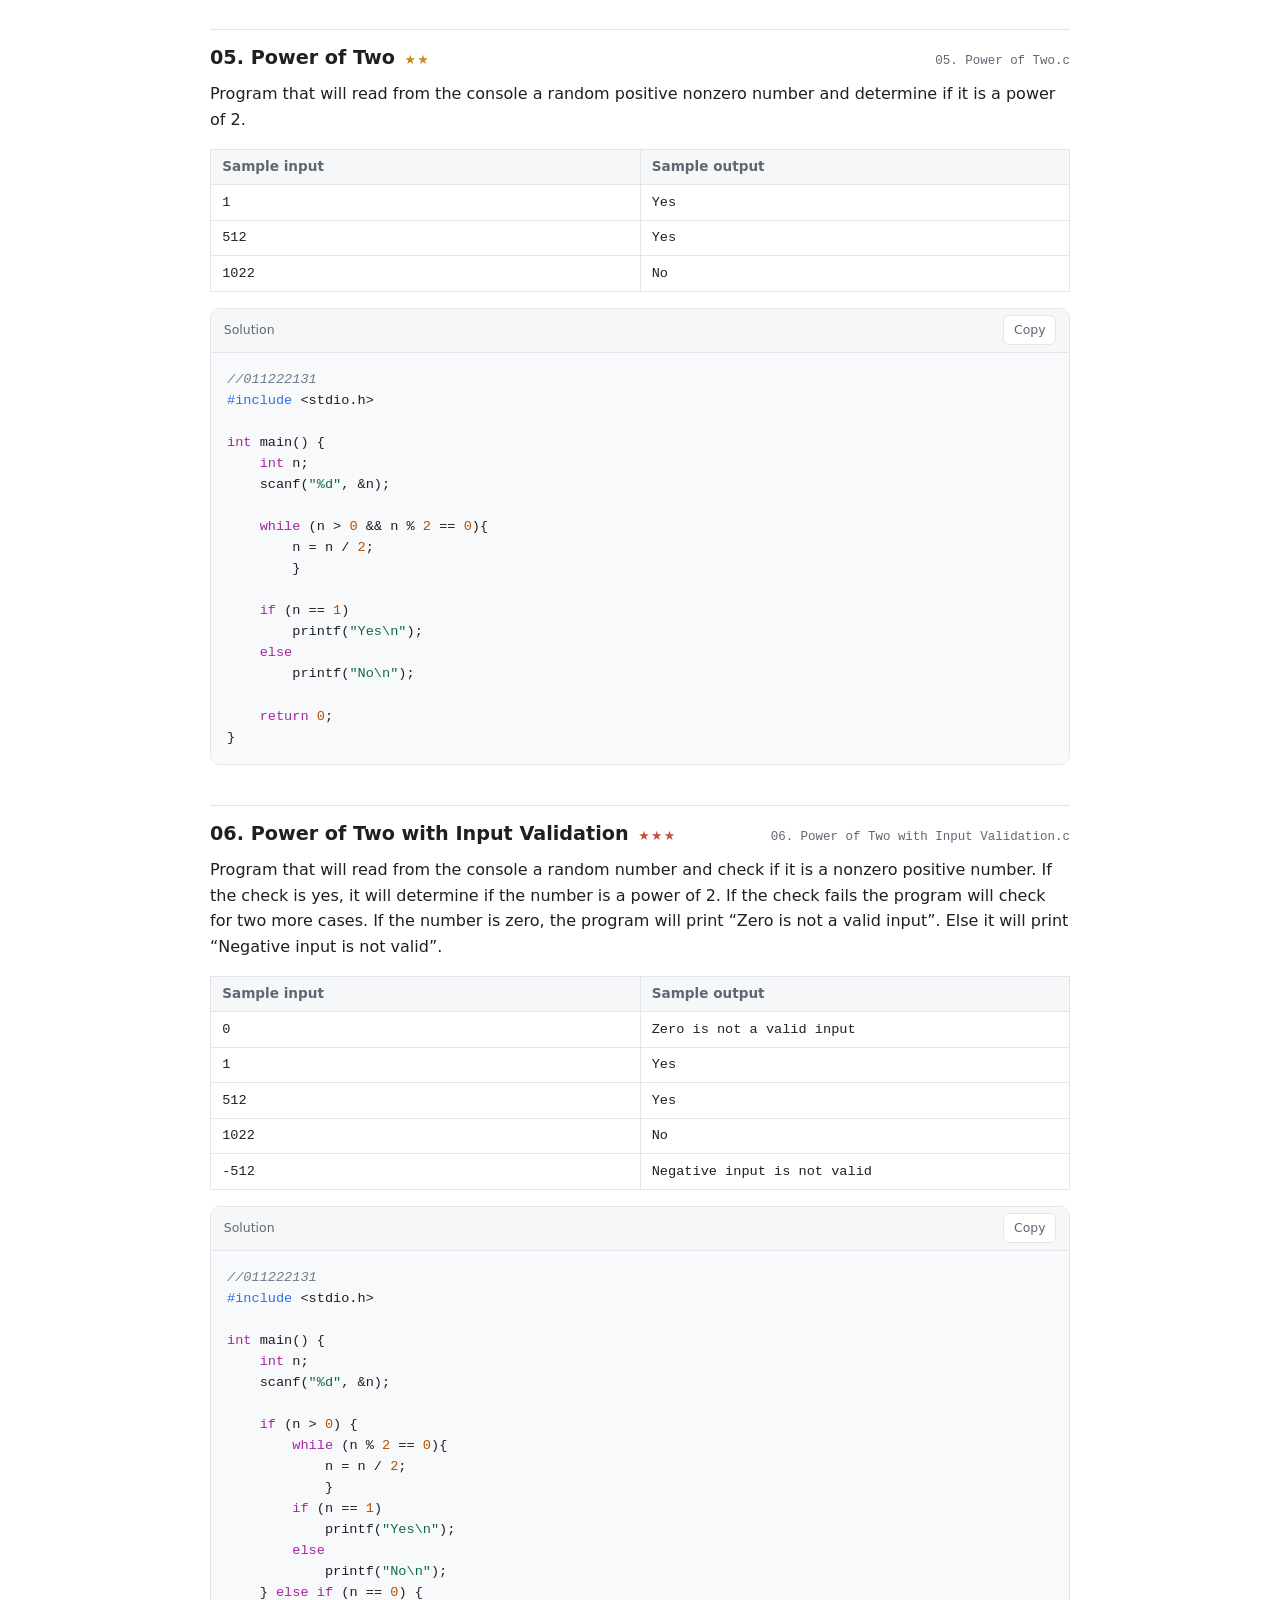
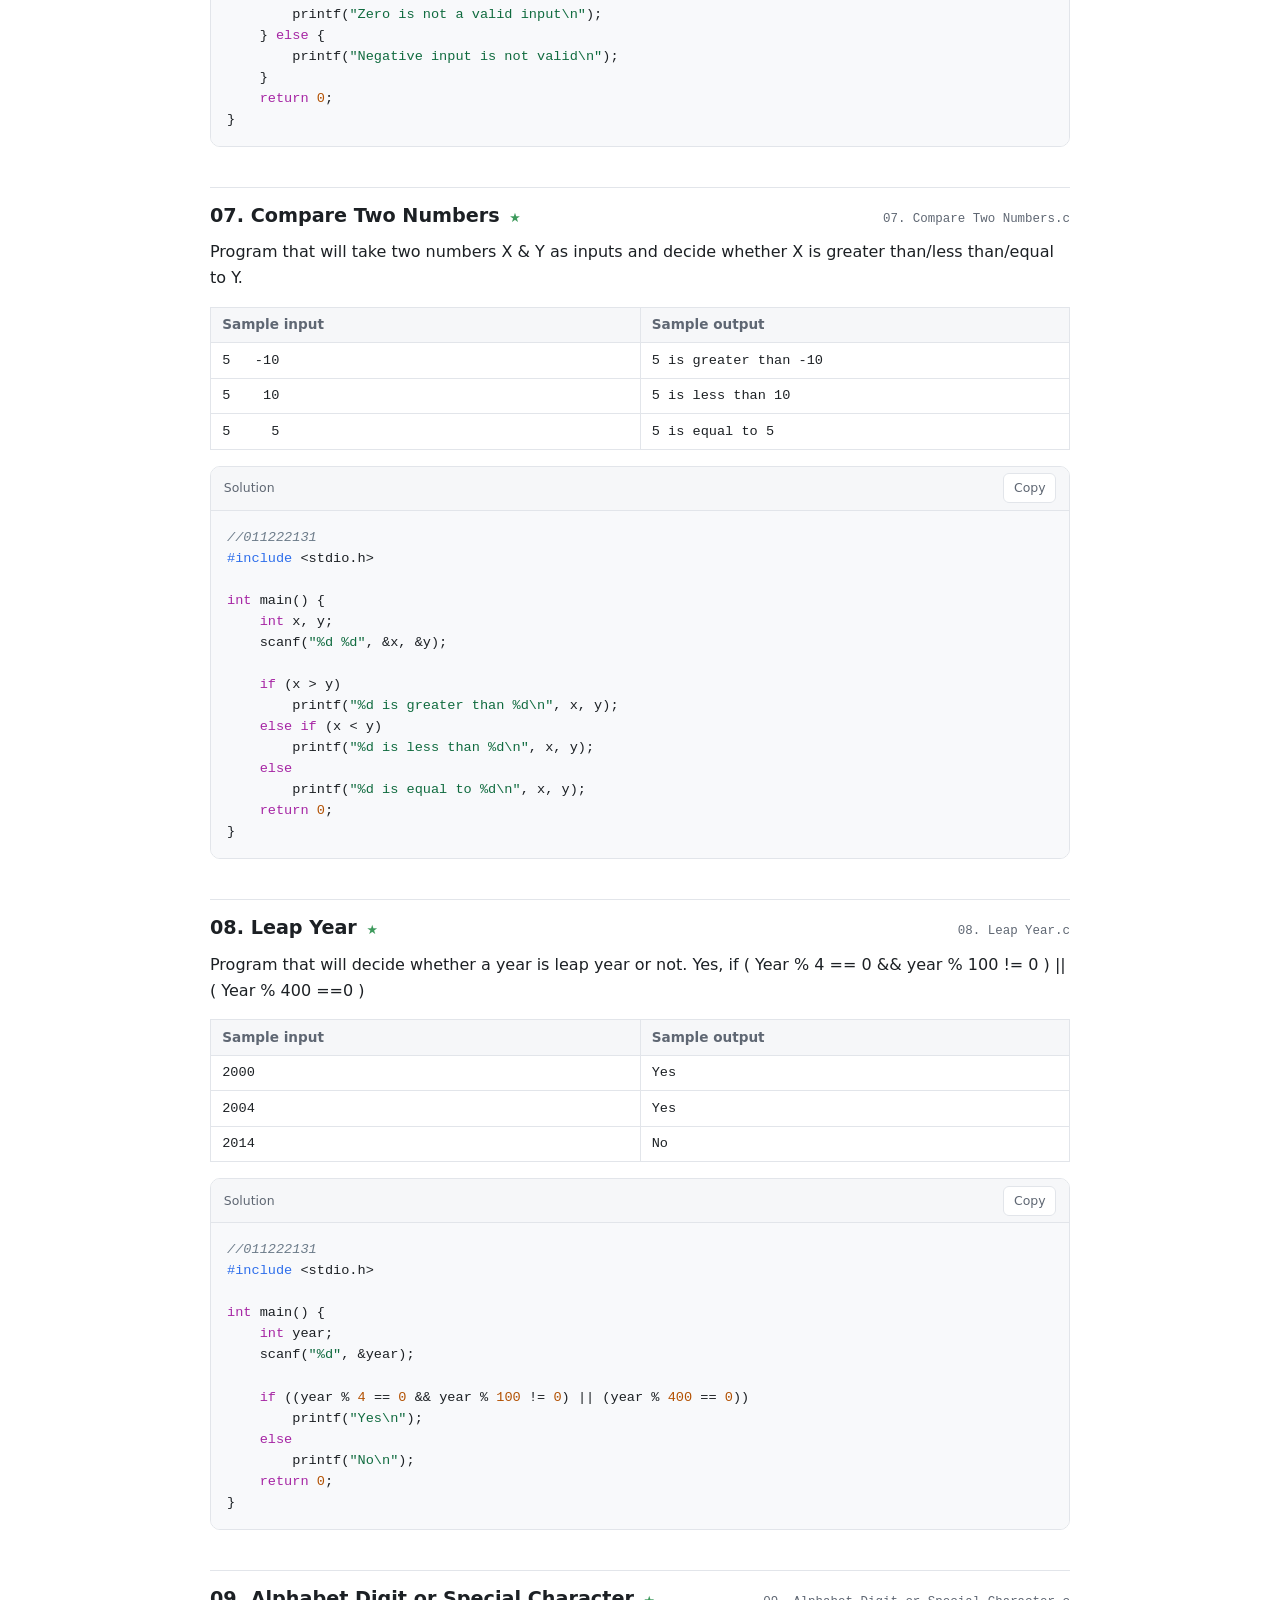
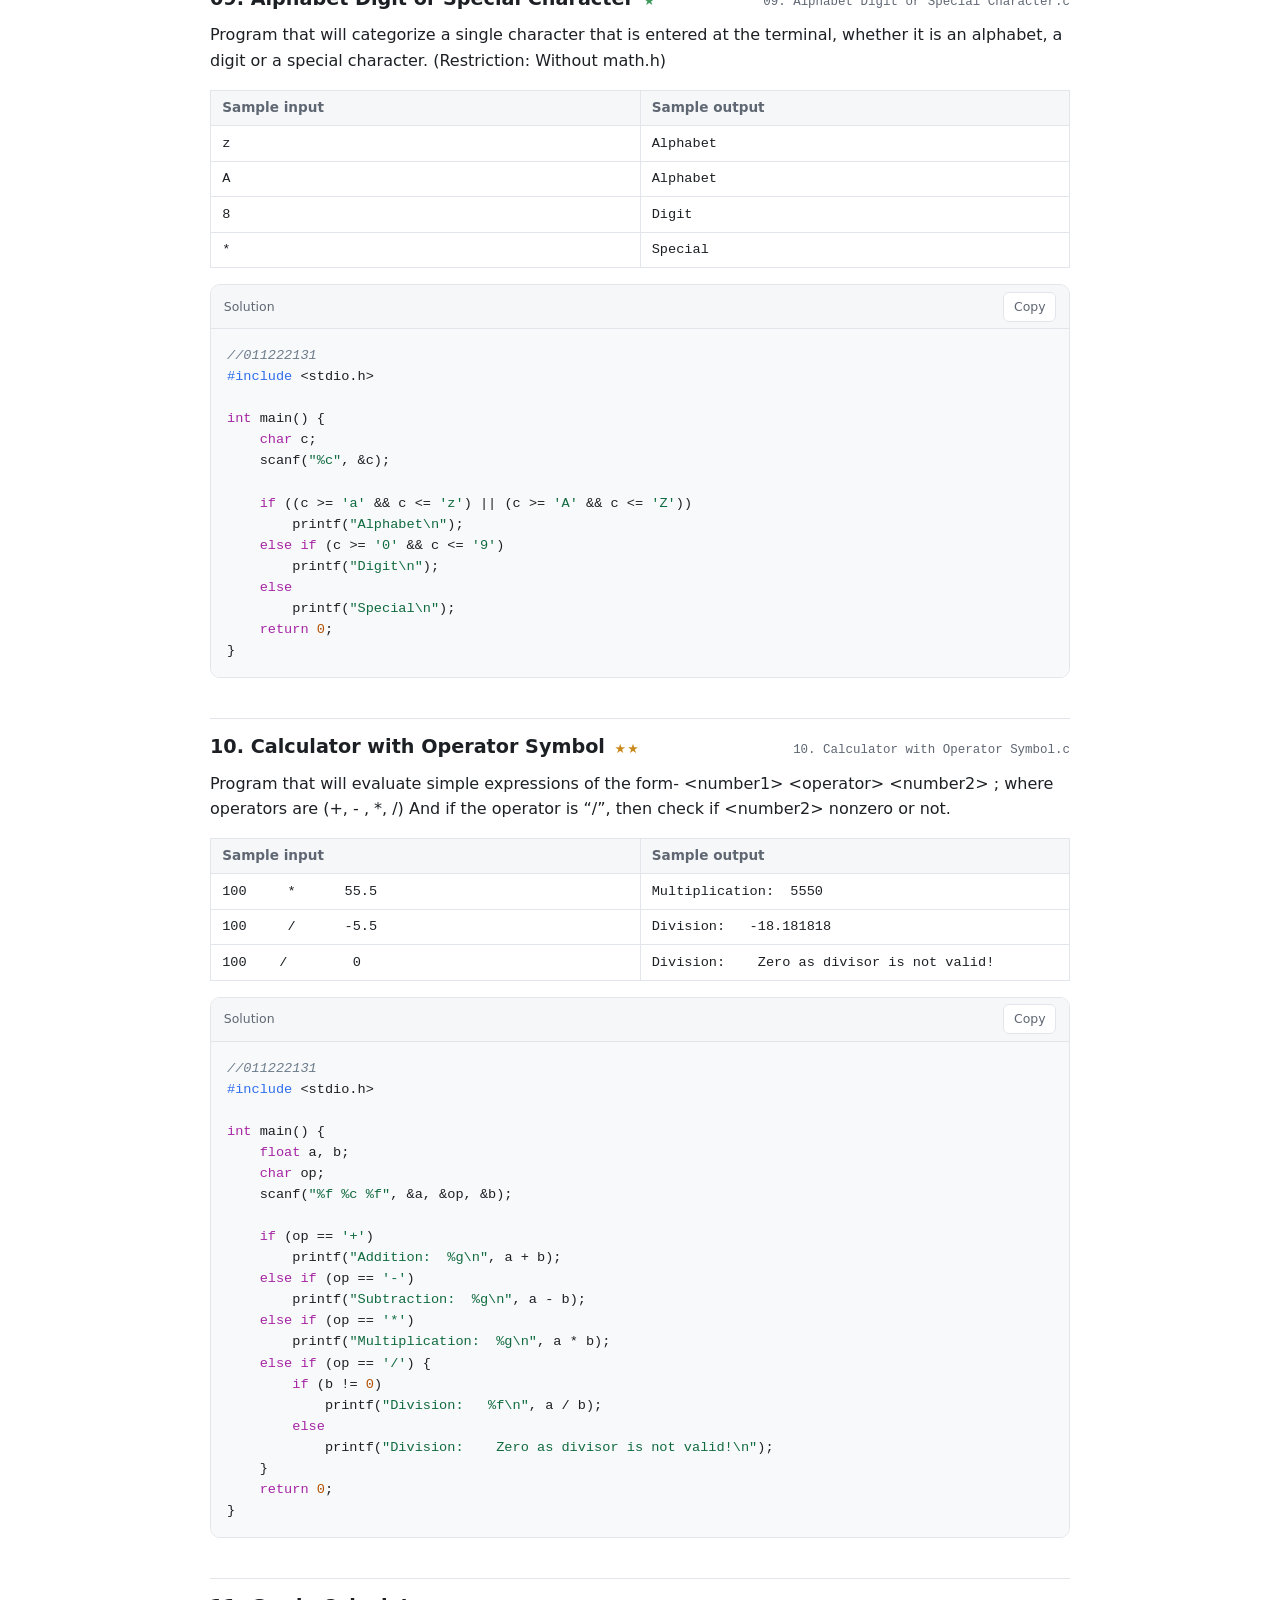
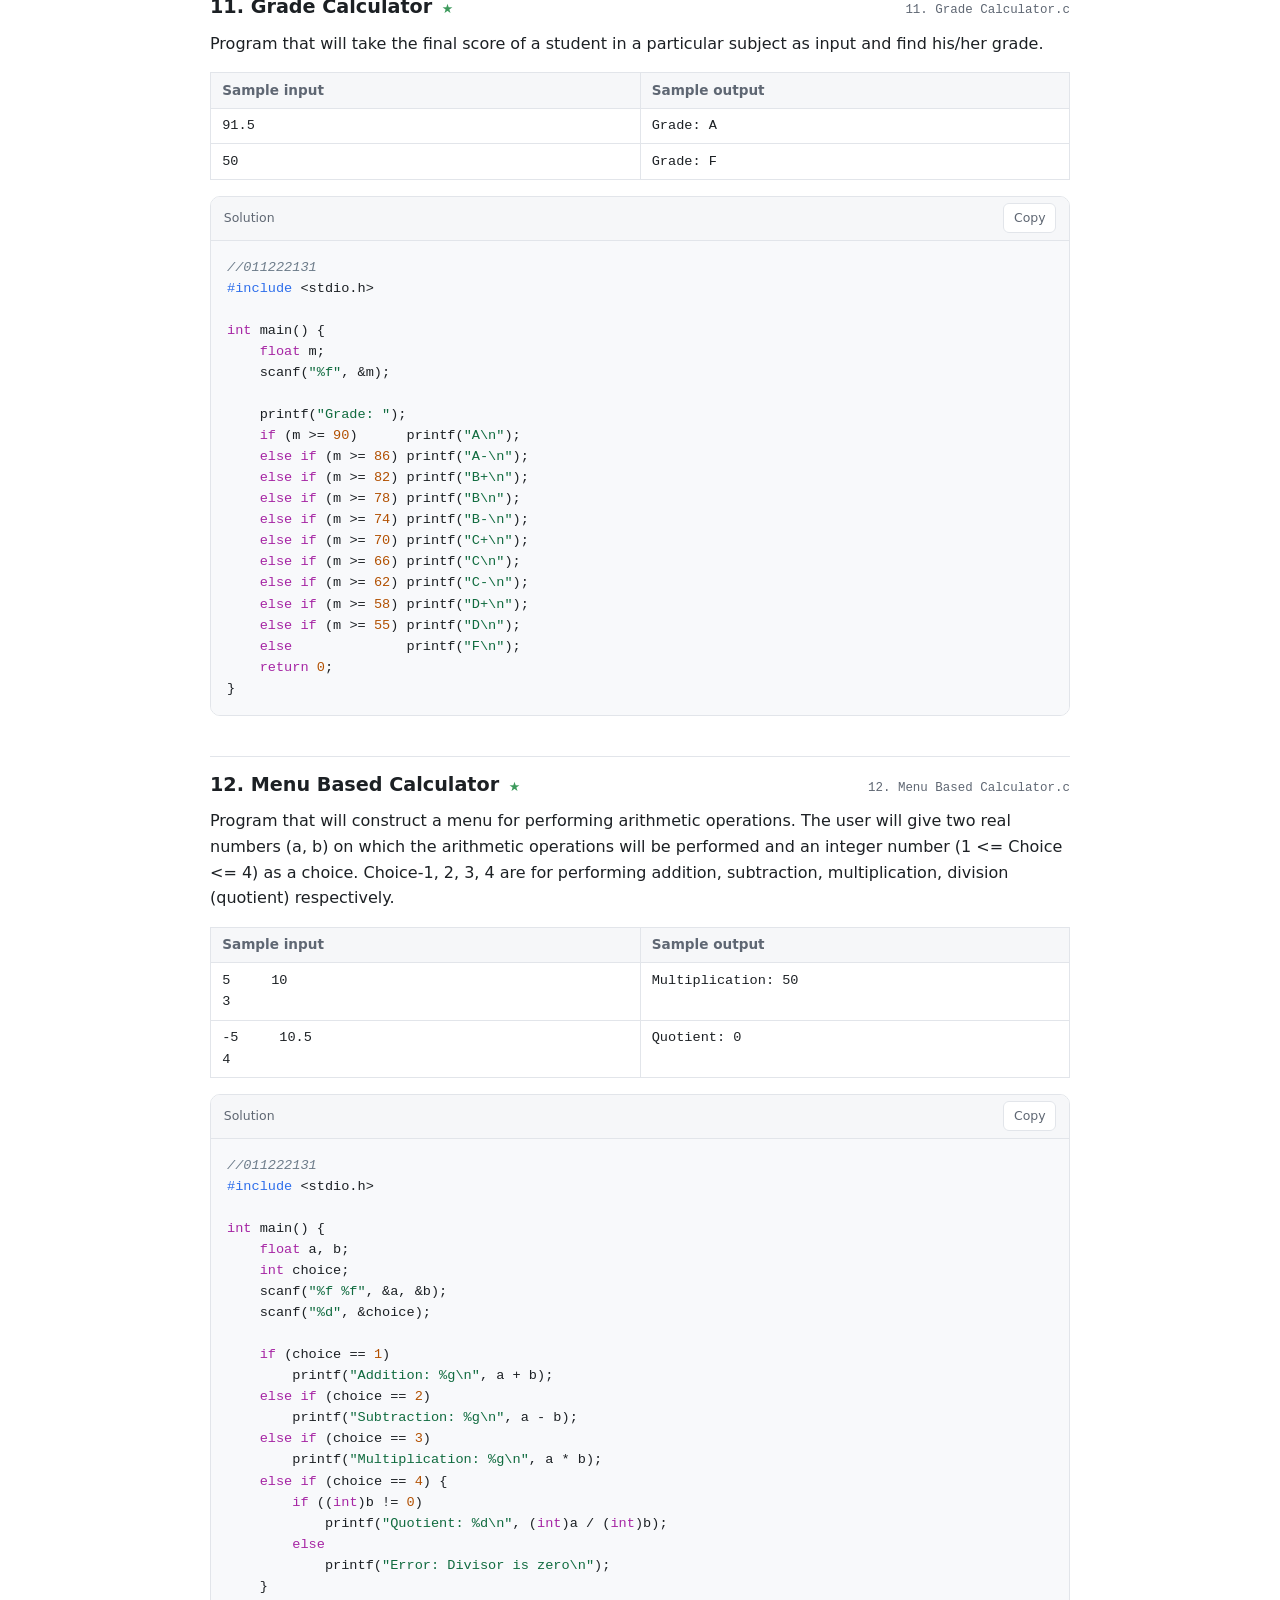
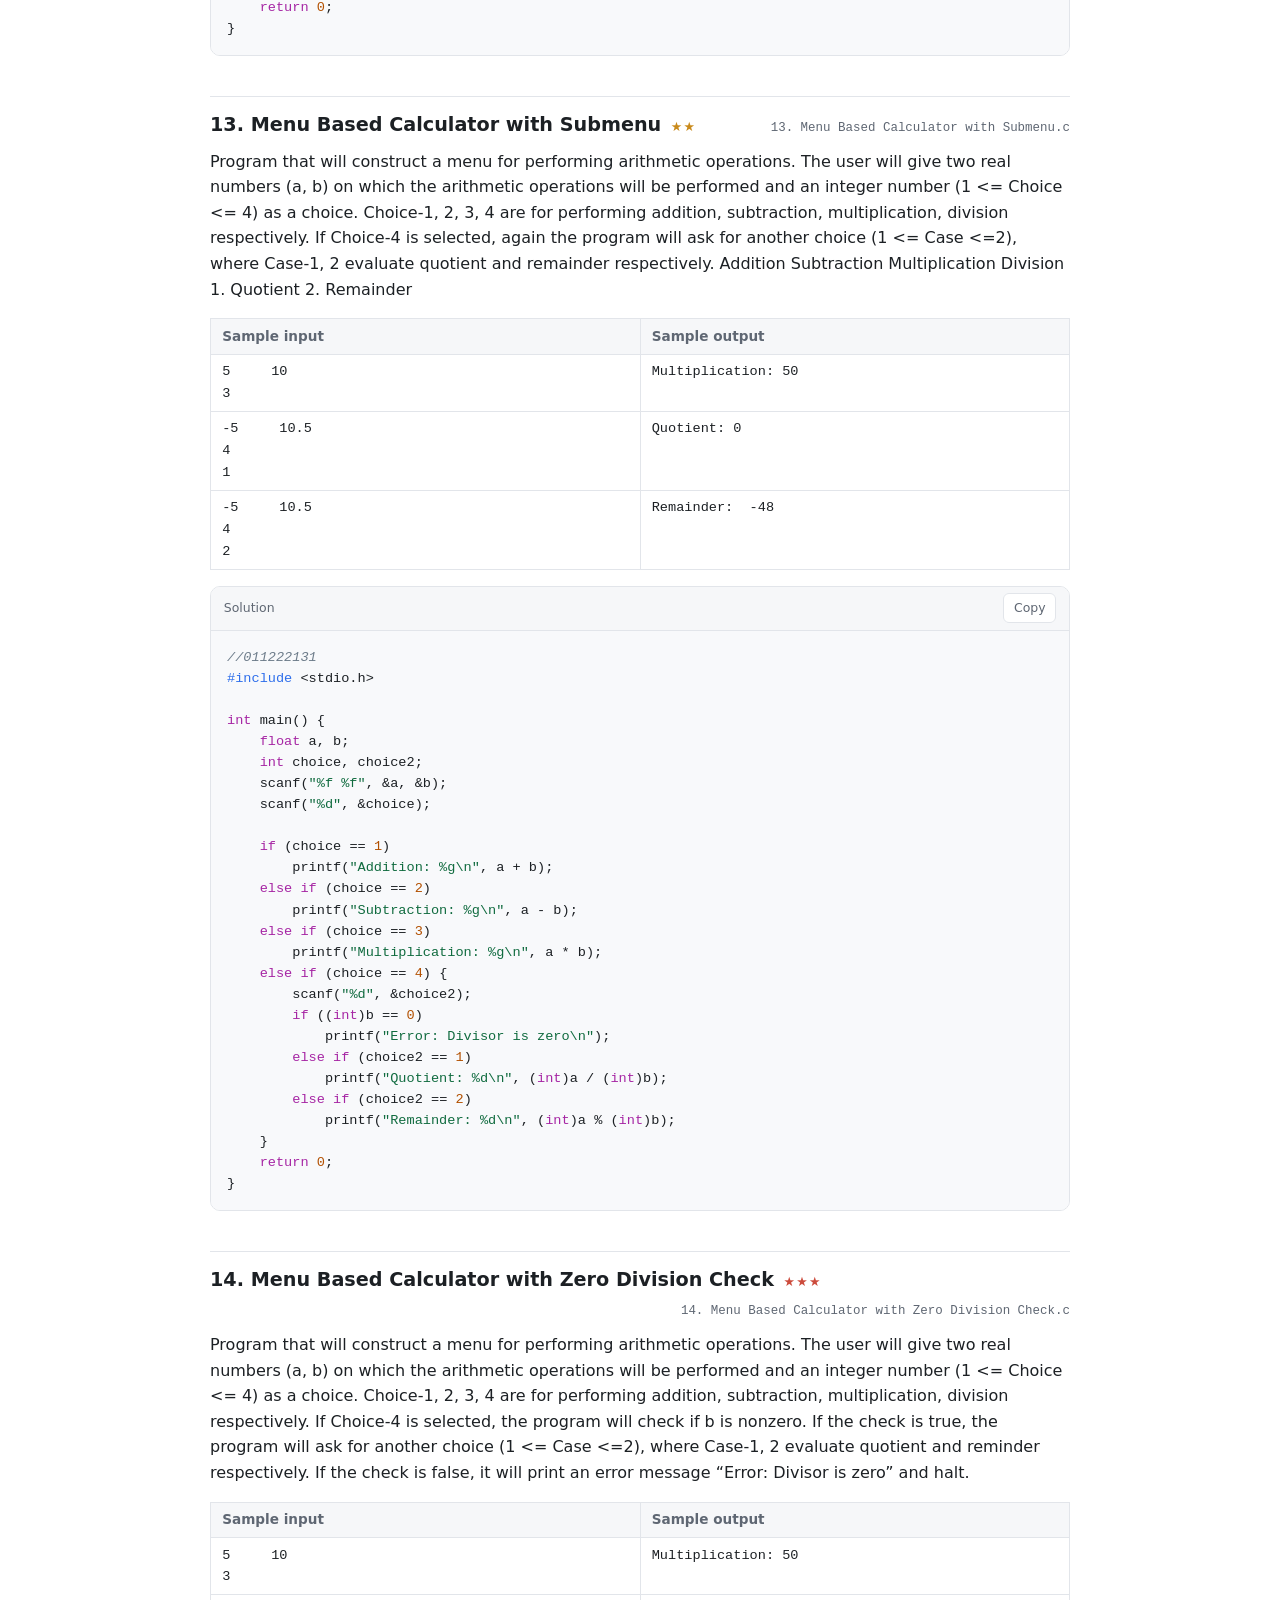
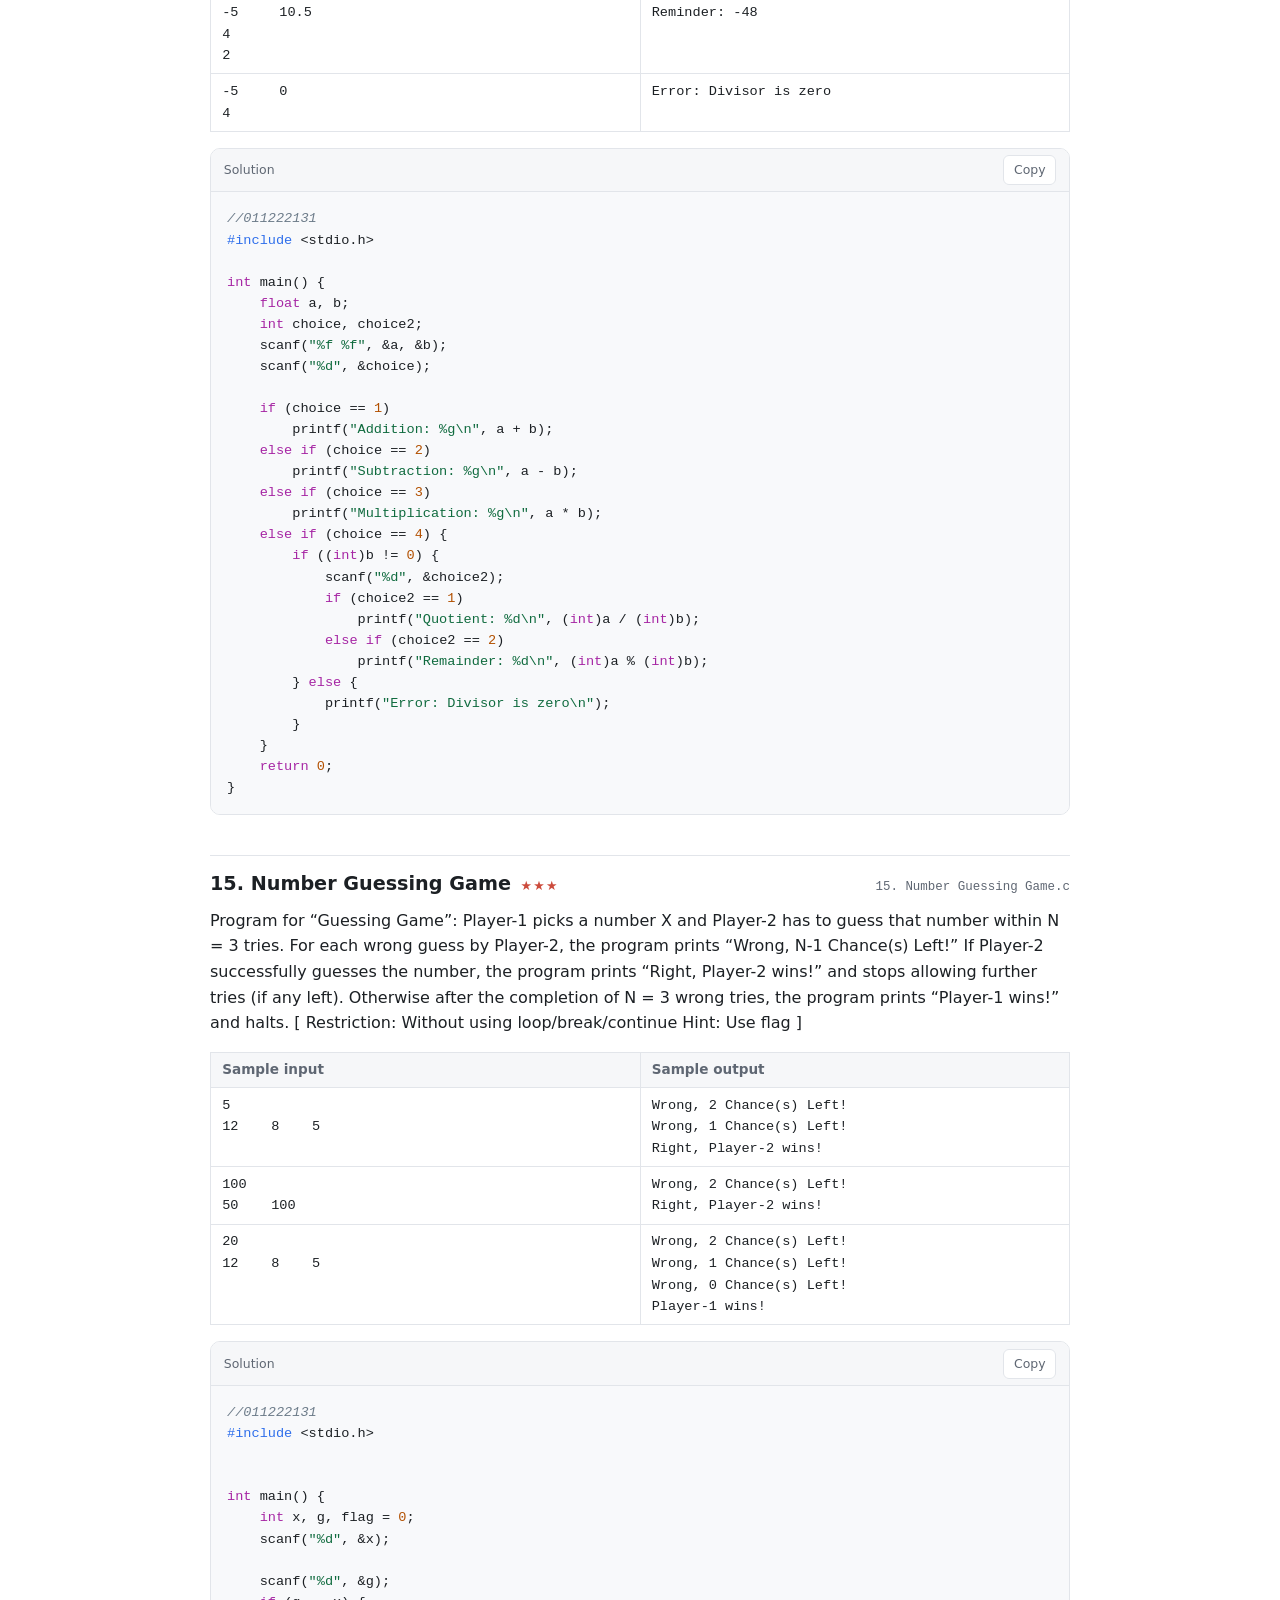
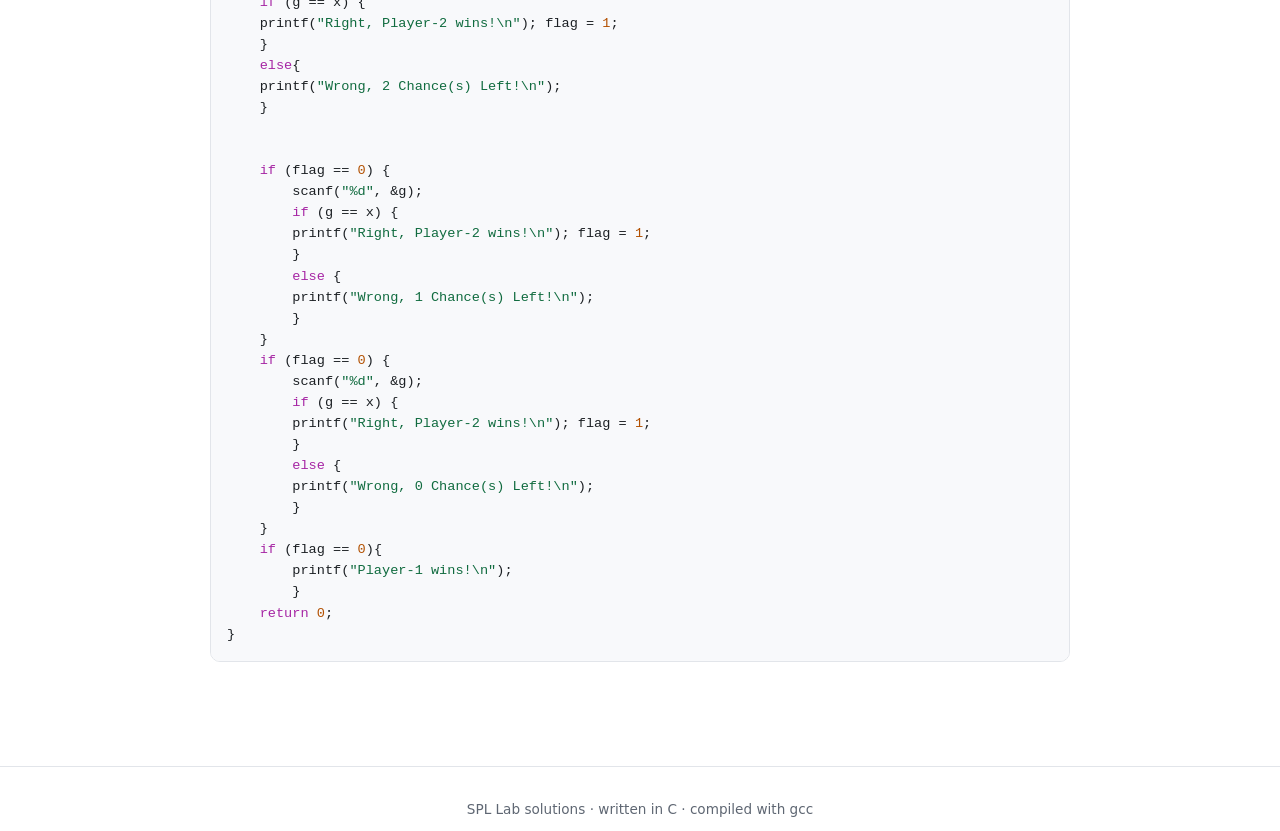
<file: docs/03-conditions.html>
<!DOCTYPE html>
<html lang="en">
<head>
  <meta charset="utf-8">
  <meta name="viewport" content="width=device-width, initial-scale=1">
  <title>Conditions - SPL Lab Solutions</title>
  <meta name="description" content="if, else if, else and menu driven branching.">
  <link rel="stylesheet" href="style.css">
</head>
<body>

  <header class="site-header">
    <a class="logo" href="index.html">SPL&nbsp;Lab</a>
    <nav class="site-nav">
      <a href="01-intro.html">Intro</a>
      <a href="02-operators.html">Operators</a>
      <a href="03-conditions.html" aria-current="page">Conditions</a>
      <a href="04-loop.html">Loops</a>
      <a href="05-array.html">Arrays</a>
      <a href="06-nested-loop.html">Nested Loops</a>
      <a href="07-2d-array.html">2D Arrays</a>
      <a href="08-strings.html">Strings</a>
      <a href="cheatsheet.html">Midterm Cheatsheet</a>
      <a href="final-cheatsheet.html">Final Cheatsheet</a>
    </nav>
  </header>

  <main>
    <section class="category-intro">
      <h1>Conditions</h1>
      <p class="lede">if, else if, else and menu driven branching.</p>
      <p class="stats">15 problems</p>
    </section>

    <nav class="contents">
      <h2>On this page</h2>
      <ol>
        <li><a href="#p01"><span class="n">01</span> Positive or Negative</a></li>
        <li><a href="#p02"><span class="n">02</span> Even or Odd</a></li>
        <li><a href="#p03"><span class="n">03</span> Number to Word</a></li>
        <li><a href="#p04"><span class="n">04</span> Valid Triangle Angles</a></li>
        <li><a href="#p05"><span class="n">05</span> Power of Two</a></li>
        <li><a href="#p06"><span class="n">06</span> Power of Two with Input Validation</a></li>
        <li><a href="#p07"><span class="n">07</span> Compare Two Numbers</a></li>
        <li><a href="#p08"><span class="n">08</span> Leap Year</a></li>
        <li><a href="#p09"><span class="n">09</span> Alphabet Digit or Special Character</a></li>
        <li><a href="#p10"><span class="n">10</span> Calculator with Operator Symbol</a></li>
        <li><a href="#p11"><span class="n">11</span> Grade Calculator</a></li>
        <li><a href="#p12"><span class="n">12</span> Menu Based Calculator</a></li>
        <li><a href="#p13"><span class="n">13</span> Menu Based Calculator with Submenu</a></li>
        <li><a href="#p14"><span class="n">14</span> Menu Based Calculator with Zero Division Check</a></li>
        <li><a href="#p15"><span class="n">15</span> Number Guessing Game</a></li>
      </ol>
    </nav>

    <section class="problem-list">
      <article class="problem" id="p01">
        <header class="problem-header">
          <h2>01. Positive or Negative</h2>
          <span class="difficulty difficulty-1" title="easy">&#9733;</span>
          <code class="filename">01. Positive or Negative.c</code>
        </header>
        <p class="statement">Program that will decide whether a number is positive or not.</p>
        <div class="samples">
          <table>
            <thead>
              <tr><th>Sample input</th><th>Sample output</th></tr>
            </thead>
            <tbody>
            <tr>
              <td><pre>100</pre></td>
              <td><pre>Positive</pre></td>
            </tr>
            <tr>
              <td><pre>-11.11</pre></td>
              <td><pre>Negative</pre></td>
            </tr>
            <tr>
              <td><pre>0</pre></td>
              <td><pre>Positive</pre></td>
            </tr>
            </tbody>
          </table>
        </div>
        <div class="solution">
          <div class="solution-bar">
            <span>Solution</span>
            <button class="copy-button" type="button">Copy</button>
          </div>
          <pre class="code"><code>//011222131
#include &lt;stdio.h&gt;

int main() {
    float n;
    scanf("%f", &amp;n);

    if (n &gt;= 0)
        printf("Positive\n");
    else
        printf("Negative\n");
    return 0;
}</code></pre>
        </div>
      </article>

      <article class="problem" id="p02">
        <header class="problem-header">
          <h2>02. Even or Odd</h2>
          <span class="difficulty difficulty-1" title="easy">&#9733;</span>
          <code class="filename">02. Even or Odd.c</code>
        </header>
        <p class="statement">Program that will decide whether a number is even or odd.</p>
        <div class="samples">
          <table>
            <thead>
              <tr><th>Sample input</th><th>Sample output</th></tr>
            </thead>
            <tbody>
            <tr>
              <td><pre>50</pre></td>
              <td><pre>Even</pre></td>
            </tr>
            <tr>
              <td><pre>-77</pre></td>
              <td><pre>Odd</pre></td>
            </tr>
            <tr>
              <td><pre>0</pre></td>
              <td><pre>Even</pre></td>
            </tr>
            </tbody>
          </table>
        </div>
        <div class="solution">
          <div class="solution-bar">
            <span>Solution</span>
            <button class="copy-button" type="button">Copy</button>
          </div>
          <pre class="code"><code>//011222131
#include &lt;stdio.h&gt;

int main() {
    int n;
    scanf("%d", &amp;n);

    if (n % 2 == 0)
        printf("Even\n");
    else
        printf("Odd\n");
    return 0;
}</code></pre>
        </div>
      </article>

      <article class="problem" id="p03">
        <header class="problem-header">
          <h2>03. Number to Word</h2>
          <span class="difficulty difficulty-1" title="easy">&#9733;</span>
          <code class="filename">03. Number to Word.c</code>
        </header>
        <p class="statement">Program that will take an integer of length one from the terminal and then display the digit in English.</p>
        <div class="samples">
          <table>
            <thead>
              <tr><th>Sample input</th><th>Sample output</th></tr>
            </thead>
            <tbody>
            <tr>
              <td><pre>9</pre></td>
              <td><pre>nine</pre></td>
            </tr>
            <tr>
              <td><pre>0</pre></td>
              <td><pre>zero</pre></td>
            </tr>
            </tbody>
          </table>
        </div>
        <div class="solution">
          <div class="solution-bar">
            <span>Solution</span>
            <button class="copy-button" type="button">Copy</button>
          </div>
          <pre class="code"><code>//011222131
#include &lt;stdio.h&gt;

int main() {
    char *words[10] = {"zero", "one", "two", "three", "four",
                       "five", "six", "seven", "eight", "nine"};
    int n;

    scanf("%d", &amp;n);

    printf("%s\n", words[n]);

    return 0;
}</code></pre>
        </div>
      </article>

      <article class="problem" id="p04">
        <header class="problem-header">
          <h2>04. Valid Triangle Angles</h2>
          <span class="difficulty difficulty-1" title="easy">&#9733;</span>
          <code class="filename">04. Valid Triangle Angles.c</code>
        </header>
        <p class="statement">Program that will check whether a triangle is valid or not, when the three angles (angle value should be such that, 0 &lt; value &lt; 180) of the triangle are entered through the keyboard. [Hint: A triangle is valid if the sum of all the three angles is equal to 180 degrees.]</p>
        <div class="samples">
          <table>
            <thead>
              <tr><th>Sample input</th><th>Sample output</th></tr>
            </thead>
            <tbody>
            <tr>
              <td><pre>90       45        45</pre></td>
              <td><pre>Yes</pre></td>
            </tr>
            <tr>
              <td><pre>30       110      40</pre></td>
              <td><pre>Yes</pre></td>
            </tr>
            <tr>
              <td><pre>160     20        30</pre></td>
              <td><pre>No</pre></td>
            </tr>
            <tr>
              <td><pre>0         180       0</pre></td>
              <td><pre>No</pre></td>
            </tr>
            </tbody>
          </table>
        </div>
        <div class="solution">
          <div class="solution-bar">
            <span>Solution</span>
            <button class="copy-button" type="button">Copy</button>
          </div>
          <pre class="code"><code>//011222131
#include &lt;stdio.h&gt;

int main() {
    int a, b, c;
    scanf("%d %d %d", &amp;a, &amp;b, &amp;c);

    if (a &gt; 0 &amp;&amp; a &lt; 180 &amp;&amp; b &gt; 0 &amp;&amp; b &lt; 180 &amp;&amp; c &gt; 0 &amp;&amp; c &lt; 180 &amp;&amp; a + b + c == 180)
        printf("Yes\n");
    else
        printf("No\n");
    return 0;
}</code></pre>
        </div>
      </article>

      <article class="problem" id="p05">
        <header class="problem-header">
          <h2>05. Power of Two</h2>
          <span class="difficulty difficulty-2" title="medium">&#9733;&#9733;</span>
          <code class="filename">05. Power of Two.c</code>
        </header>
        <p class="statement">Program that will read from the console a random positive nonzero number and determine if it is a power of 2.</p>
        <div class="samples">
          <table>
            <thead>
              <tr><th>Sample input</th><th>Sample output</th></tr>
            </thead>
            <tbody>
            <tr>
              <td><pre>1</pre></td>
              <td><pre>Yes</pre></td>
            </tr>
            <tr>
              <td><pre>512</pre></td>
              <td><pre>Yes</pre></td>
            </tr>
            <tr>
              <td><pre>1022</pre></td>
              <td><pre>No</pre></td>
            </tr>
            </tbody>
          </table>
        </div>
        <div class="solution">
          <div class="solution-bar">
            <span>Solution</span>
            <button class="copy-button" type="button">Copy</button>
          </div>
          <pre class="code"><code>//011222131
#include &lt;stdio.h&gt;

int main() {
    int n;
    scanf("%d", &amp;n);

    while (n &gt; 0 &amp;&amp; n % 2 == 0){
        n = n / 2;
        }

    if (n == 1)
        printf("Yes\n");
    else
        printf("No\n");

    return 0;
}</code></pre>
        </div>
      </article>

      <article class="problem" id="p06">
        <header class="problem-header">
          <h2>06. Power of Two with Input Validation</h2>
          <span class="difficulty difficulty-3" title="hard">&#9733;&#9733;&#9733;</span>
          <code class="filename">06. Power of Two with Input Validation.c</code>
        </header>
        <p class="statement">Program that will read from the console a random number and check if it is a nonzero positive number. If the check is yes, it will determine if the number is a power of 2. If the check fails the program will check for two more cases. If the number is zero, the program will print “Zero is not a valid input”. Else it will print “Negative input is not valid”.</p>
        <div class="samples">
          <table>
            <thead>
              <tr><th>Sample input</th><th>Sample output</th></tr>
            </thead>
            <tbody>
            <tr>
              <td><pre>0</pre></td>
              <td><pre>Zero is not a valid input</pre></td>
            </tr>
            <tr>
              <td><pre>1</pre></td>
              <td><pre>Yes</pre></td>
            </tr>
            <tr>
              <td><pre>512</pre></td>
              <td><pre>Yes</pre></td>
            </tr>
            <tr>
              <td><pre>1022</pre></td>
              <td><pre>No</pre></td>
            </tr>
            <tr>
              <td><pre>-512</pre></td>
              <td><pre>Negative input is not valid</pre></td>
            </tr>
            </tbody>
          </table>
        </div>
        <div class="solution">
          <div class="solution-bar">
            <span>Solution</span>
            <button class="copy-button" type="button">Copy</button>
          </div>
          <pre class="code"><code>//011222131
#include &lt;stdio.h&gt;

int main() {
    int n;
    scanf("%d", &amp;n);

    if (n &gt; 0) {
        while (n % 2 == 0){
            n = n / 2;
            }
        if (n == 1)
            printf("Yes\n");
        else
            printf("No\n");
    } else if (n == 0) {
        printf("Zero is not a valid input\n");
    } else {
        printf("Negative input is not valid\n");
    }
    return 0;
}</code></pre>
        </div>
      </article>

      <article class="problem" id="p07">
        <header class="problem-header">
          <h2>07. Compare Two Numbers</h2>
          <span class="difficulty difficulty-1" title="easy">&#9733;</span>
          <code class="filename">07. Compare Two Numbers.c</code>
        </header>
        <p class="statement">Program that will take two numbers X &amp; Y as inputs and decide whether X is greater than/less than/equal to Y.</p>
        <div class="samples">
          <table>
            <thead>
              <tr><th>Sample input</th><th>Sample output</th></tr>
            </thead>
            <tbody>
            <tr>
              <td><pre>5   -10</pre></td>
              <td><pre>5 is greater than -10</pre></td>
            </tr>
            <tr>
              <td><pre>5    10</pre></td>
              <td><pre>5 is less than 10</pre></td>
            </tr>
            <tr>
              <td><pre>5     5</pre></td>
              <td><pre>5 is equal to 5</pre></td>
            </tr>
            </tbody>
          </table>
        </div>
        <div class="solution">
          <div class="solution-bar">
            <span>Solution</span>
            <button class="copy-button" type="button">Copy</button>
          </div>
          <pre class="code"><code>//011222131
#include &lt;stdio.h&gt;

int main() {
    int x, y;
    scanf("%d %d", &amp;x, &amp;y);

    if (x &gt; y)
        printf("%d is greater than %d\n", x, y);
    else if (x &lt; y)
        printf("%d is less than %d\n", x, y);
    else
        printf("%d is equal to %d\n", x, y);
    return 0;
}</code></pre>
        </div>
      </article>

      <article class="problem" id="p08">
        <header class="problem-header">
          <h2>08. Leap Year</h2>
          <span class="difficulty difficulty-1" title="easy">&#9733;</span>
          <code class="filename">08. Leap Year.c</code>
        </header>
        <p class="statement">Program that will decide whether a year is leap year or not. Yes, if ( Year % 4 == 0 &amp;&amp; year % 100 != 0 ) || ( Year % 400 ==0 )</p>
        <div class="samples">
          <table>
            <thead>
              <tr><th>Sample input</th><th>Sample output</th></tr>
            </thead>
            <tbody>
            <tr>
              <td><pre>2000</pre></td>
              <td><pre>Yes</pre></td>
            </tr>
            <tr>
              <td><pre>2004</pre></td>
              <td><pre>Yes</pre></td>
            </tr>
            <tr>
              <td><pre>2014</pre></td>
              <td><pre>No</pre></td>
            </tr>
            </tbody>
          </table>
        </div>
        <div class="solution">
          <div class="solution-bar">
            <span>Solution</span>
            <button class="copy-button" type="button">Copy</button>
          </div>
          <pre class="code"><code>//011222131
#include &lt;stdio.h&gt;

int main() {
    int year;
    scanf("%d", &amp;year);

    if ((year % 4 == 0 &amp;&amp; year % 100 != 0) || (year % 400 == 0))
        printf("Yes\n");
    else
        printf("No\n");
    return 0;
}</code></pre>
        </div>
      </article>

      <article class="problem" id="p09">
        <header class="problem-header">
          <h2>09. Alphabet Digit or Special Character</h2>
          <span class="difficulty difficulty-1" title="easy">&#9733;</span>
          <code class="filename">09. Alphabet Digit or Special Character.c</code>
        </header>
        <p class="statement">Program that will categorize a single character that is entered at the terminal, whether it is an alphabet, a digit or a special character. (Restriction: Without math.h)</p>
        <div class="samples">
          <table>
            <thead>
              <tr><th>Sample input</th><th>Sample output</th></tr>
            </thead>
            <tbody>
            <tr>
              <td><pre>z</pre></td>
              <td><pre>Alphabet</pre></td>
            </tr>
            <tr>
              <td><pre>A</pre></td>
              <td><pre>Alphabet</pre></td>
            </tr>
            <tr>
              <td><pre>8</pre></td>
              <td><pre>Digit</pre></td>
            </tr>
            <tr>
              <td><pre>*</pre></td>
              <td><pre>Special</pre></td>
            </tr>
            </tbody>
          </table>
        </div>
        <div class="solution">
          <div class="solution-bar">
            <span>Solution</span>
            <button class="copy-button" type="button">Copy</button>
          </div>
          <pre class="code"><code>//011222131
#include &lt;stdio.h&gt;

int main() {
    char c;
    scanf("%c", &amp;c);

    if ((c &gt;= 'a' &amp;&amp; c &lt;= 'z') || (c &gt;= 'A' &amp;&amp; c &lt;= 'Z'))
        printf("Alphabet\n");
    else if (c &gt;= '0' &amp;&amp; c &lt;= '9')
        printf("Digit\n");
    else
        printf("Special\n");
    return 0;
}</code></pre>
        </div>
      </article>

      <article class="problem" id="p10">
        <header class="problem-header">
          <h2>10. Calculator with Operator Symbol</h2>
          <span class="difficulty difficulty-2" title="medium">&#9733;&#9733;</span>
          <code class="filename">10. Calculator with Operator Symbol.c</code>
        </header>
        <p class="statement">Program that will evaluate simple expressions of the form- &lt;number1&gt; &lt;operator&gt; &lt;number2&gt; ; where operators are (+, - , *, /) And if the operator is “/”, then check if &lt;number2&gt; nonzero or not.</p>
        <div class="samples">
          <table>
            <thead>
              <tr><th>Sample input</th><th>Sample output</th></tr>
            </thead>
            <tbody>
            <tr>
              <td><pre>100     *      55.5</pre></td>
              <td><pre>Multiplication:  5550</pre></td>
            </tr>
            <tr>
              <td><pre>100     /      -5.5</pre></td>
              <td><pre>Division:   -18.181818</pre></td>
            </tr>
            <tr>
              <td><pre>100    /        0</pre></td>
              <td><pre>Division:    Zero as divisor is not valid!</pre></td>
            </tr>
            </tbody>
          </table>
        </div>
        <div class="solution">
          <div class="solution-bar">
            <span>Solution</span>
            <button class="copy-button" type="button">Copy</button>
          </div>
          <pre class="code"><code>//011222131
#include &lt;stdio.h&gt;

int main() {
    float a, b;
    char op;
    scanf("%f %c %f", &amp;a, &amp;op, &amp;b);

    if (op == '+')
        printf("Addition:  %g\n", a + b);
    else if (op == '-')
        printf("Subtraction:  %g\n", a - b);
    else if (op == '*')
        printf("Multiplication:  %g\n", a * b);
    else if (op == '/') {
        if (b != 0)
            printf("Division:   %f\n", a / b);
        else
            printf("Division:    Zero as divisor is not valid!\n");
    }
    return 0;
}</code></pre>
        </div>
      </article>

      <article class="problem" id="p11">
        <header class="problem-header">
          <h2>11. Grade Calculator</h2>
          <span class="difficulty difficulty-1" title="easy">&#9733;</span>
          <code class="filename">11. Grade Calculator.c</code>
        </header>
        <p class="statement">Program that will take the final score of a student in a particular subject as input and find his/her grade.</p>
        <div class="samples">
          <table>
            <thead>
              <tr><th>Sample input</th><th>Sample output</th></tr>
            </thead>
            <tbody>
            <tr>
              <td><pre>91.5</pre></td>
              <td><pre>Grade: A</pre></td>
            </tr>
            <tr>
              <td><pre>50</pre></td>
              <td><pre>Grade: F</pre></td>
            </tr>
            </tbody>
          </table>
        </div>
        <div class="solution">
          <div class="solution-bar">
            <span>Solution</span>
            <button class="copy-button" type="button">Copy</button>
          </div>
          <pre class="code"><code>//011222131
#include &lt;stdio.h&gt;

int main() {
    float m;
    scanf("%f", &amp;m);

    printf("Grade: ");
    if (m &gt;= 90)      printf("A\n");
    else if (m &gt;= 86) printf("A-\n");
    else if (m &gt;= 82) printf("B+\n");
    else if (m &gt;= 78) printf("B\n");
    else if (m &gt;= 74) printf("B-\n");
    else if (m &gt;= 70) printf("C+\n");
    else if (m &gt;= 66) printf("C\n");
    else if (m &gt;= 62) printf("C-\n");
    else if (m &gt;= 58) printf("D+\n");
    else if (m &gt;= 55) printf("D\n");
    else              printf("F\n");
    return 0;
}</code></pre>
        </div>
      </article>

      <article class="problem" id="p12">
        <header class="problem-header">
          <h2>12. Menu Based Calculator</h2>
          <span class="difficulty difficulty-1" title="easy">&#9733;</span>
          <code class="filename">12. Menu Based Calculator.c</code>
        </header>
        <p class="statement">Program that will construct a menu for performing arithmetic operations. The user will give two real numbers (a, b) on which the arithmetic operations will be performed and an integer number (1 &lt;= Choice &lt;= 4) as a choice. Choice-1, 2, 3, 4 are for performing addition, subtraction, multiplication, division (quotient) respectively.</p>
        <div class="samples">
          <table>
            <thead>
              <tr><th>Sample input</th><th>Sample output</th></tr>
            </thead>
            <tbody>
            <tr>
              <td><pre>5     10
3</pre></td>
              <td><pre>Multiplication: 50</pre></td>
            </tr>
            <tr>
              <td><pre>-5     10.5
4</pre></td>
              <td><pre>Quotient: 0</pre></td>
            </tr>
            </tbody>
          </table>
        </div>
        <div class="solution">
          <div class="solution-bar">
            <span>Solution</span>
            <button class="copy-button" type="button">Copy</button>
          </div>
          <pre class="code"><code>//011222131
#include &lt;stdio.h&gt;

int main() {
    float a, b;
    int choice;
    scanf("%f %f", &amp;a, &amp;b);
    scanf("%d", &amp;choice);

    if (choice == 1)
        printf("Addition: %g\n", a + b);
    else if (choice == 2)
        printf("Subtraction: %g\n", a - b);
    else if (choice == 3)
        printf("Multiplication: %g\n", a * b);
    else if (choice == 4) {
        if ((int)b != 0)
            printf("Quotient: %d\n", (int)a / (int)b);
        else
            printf("Error: Divisor is zero\n");
    }
    return 0;
}</code></pre>
        </div>
      </article>

      <article class="problem" id="p13">
        <header class="problem-header">
          <h2>13. Menu Based Calculator with Submenu</h2>
          <span class="difficulty difficulty-2" title="medium">&#9733;&#9733;</span>
          <code class="filename">13. Menu Based Calculator with Submenu.c</code>
        </header>
        <p class="statement">Program that will construct a menu for performing arithmetic operations. The user will give two real numbers (a, b) on which the arithmetic operations will be performed and an integer number (1 &lt;= Choice &lt;= 4) as a choice. Choice-1, 2, 3, 4 are for performing addition, subtraction, multiplication, division respectively. If Choice-4 is selected, again the program will ask for another choice (1 &lt;= Case &lt;=2), where Case-1, 2 evaluate quotient and remainder respectively. Addition Subtraction Multiplication Division 1. Quotient 2. Remainder</p>
        <div class="samples">
          <table>
            <thead>
              <tr><th>Sample input</th><th>Sample output</th></tr>
            </thead>
            <tbody>
            <tr>
              <td><pre>5     10
3</pre></td>
              <td><pre>Multiplication: 50</pre></td>
            </tr>
            <tr>
              <td><pre>-5     10.5
4
1</pre></td>
              <td><pre>Quotient: 0</pre></td>
            </tr>
            <tr>
              <td><pre>-5     10.5
4
2</pre></td>
              <td><pre>Remainder:  -48</pre></td>
            </tr>
            </tbody>
          </table>
        </div>
        <div class="solution">
          <div class="solution-bar">
            <span>Solution</span>
            <button class="copy-button" type="button">Copy</button>
          </div>
          <pre class="code"><code>//011222131
#include &lt;stdio.h&gt;

int main() {
    float a, b;
    int choice, choice2;
    scanf("%f %f", &amp;a, &amp;b);
    scanf("%d", &amp;choice);

    if (choice == 1)
        printf("Addition: %g\n", a + b);
    else if (choice == 2)
        printf("Subtraction: %g\n", a - b);
    else if (choice == 3)
        printf("Multiplication: %g\n", a * b);
    else if (choice == 4) {
        scanf("%d", &amp;choice2);
        if ((int)b == 0)
            printf("Error: Divisor is zero\n");
        else if (choice2 == 1)
            printf("Quotient: %d\n", (int)a / (int)b);
        else if (choice2 == 2)
            printf("Remainder: %d\n", (int)a % (int)b);
    }
    return 0;
}</code></pre>
        </div>
      </article>

      <article class="problem" id="p14">
        <header class="problem-header">
          <h2>14. Menu Based Calculator with Zero Division Check</h2>
          <span class="difficulty difficulty-3" title="hard">&#9733;&#9733;&#9733;</span>
          <code class="filename">14. Menu Based Calculator with Zero Division Check.c</code>
        </header>
        <p class="statement">Program that will construct a menu for performing arithmetic operations. The user will give two real numbers (a, b) on which the arithmetic operations will be performed and an integer number (1 &lt;= Choice &lt;= 4) as a choice. Choice-1, 2, 3, 4 are for performing addition, subtraction, multiplication, division respectively. If Choice-4 is selected, the program will check if b is nonzero. If the check is true, the program will ask for another choice (1 &lt;= Case &lt;=2), where Case-1, 2 evaluate quotient and reminder respectively. If the check is false, it will print an error message “Error: Divisor is zero” and halt.</p>
        <div class="samples">
          <table>
            <thead>
              <tr><th>Sample input</th><th>Sample output</th></tr>
            </thead>
            <tbody>
            <tr>
              <td><pre>5     10
3</pre></td>
              <td><pre>Multiplication: 50</pre></td>
            </tr>
            <tr>
              <td><pre>-5     10.5
4
2</pre></td>
              <td><pre>Reminder: -48</pre></td>
            </tr>
            <tr>
              <td><pre>-5     0
4</pre></td>
              <td><pre>Error: Divisor is zero</pre></td>
            </tr>
            </tbody>
          </table>
        </div>
        <div class="solution">
          <div class="solution-bar">
            <span>Solution</span>
            <button class="copy-button" type="button">Copy</button>
          </div>
          <pre class="code"><code>//011222131
#include &lt;stdio.h&gt;

int main() {
    float a, b;
    int choice, choice2;
    scanf("%f %f", &amp;a, &amp;b);
    scanf("%d", &amp;choice);

    if (choice == 1)
        printf("Addition: %g\n", a + b);
    else if (choice == 2)
        printf("Subtraction: %g\n", a - b);
    else if (choice == 3)
        printf("Multiplication: %g\n", a * b);
    else if (choice == 4) {
        if ((int)b != 0) {
            scanf("%d", &amp;choice2);
            if (choice2 == 1)
                printf("Quotient: %d\n", (int)a / (int)b);
            else if (choice2 == 2)
                printf("Remainder: %d\n", (int)a % (int)b);
        } else {
            printf("Error: Divisor is zero\n");
        }
    }
    return 0;
}</code></pre>
        </div>
      </article>

      <article class="problem" id="p15">
        <header class="problem-header">
          <h2>15. Number Guessing Game</h2>
          <span class="difficulty difficulty-3" title="hard">&#9733;&#9733;&#9733;</span>
          <code class="filename">15. Number Guessing Game.c</code>
        </header>
        <p class="statement">Program for “Guessing Game”: Player-1 picks a number X and Player-2 has to guess that number within N = 3 tries. For each wrong guess by Player-2, the program prints “Wrong, N-1 Chance(s) Left!” If Player-2 successfully guesses the number, the program prints “Right, Player-2 wins!” and stops allowing further tries (if any left). Otherwise after the completion of N = 3 wrong tries, the program prints “Player-1 wins!” and halts. [ Restriction: Without using loop/break/continue Hint: Use flag ]</p>
        <div class="samples">
          <table>
            <thead>
              <tr><th>Sample input</th><th>Sample output</th></tr>
            </thead>
            <tbody>
            <tr>
              <td><pre>5
12    8    5</pre></td>
              <td><pre>Wrong, 2 Chance(s) Left!
Wrong, 1 Chance(s) Left!
Right, Player-2 wins!</pre></td>
            </tr>
            <tr>
              <td><pre>100
50    100</pre></td>
              <td><pre>Wrong, 2 Chance(s) Left!
Right, Player-2 wins!</pre></td>
            </tr>
            <tr>
              <td><pre>20
12    8    5</pre></td>
              <td><pre>Wrong, 2 Chance(s) Left!
Wrong, 1 Chance(s) Left!
Wrong, 0 Chance(s) Left!
Player-1 wins!</pre></td>
            </tr>
            </tbody>
          </table>
        </div>
        <div class="solution">
          <div class="solution-bar">
            <span>Solution</span>
            <button class="copy-button" type="button">Copy</button>
          </div>
          <pre class="code"><code>//011222131
#include &lt;stdio.h&gt;


int main() {
    int x, g, flag = 0;
    scanf("%d", &amp;x);

    scanf("%d", &amp;g);
    if (g == x) {
    printf("Right, Player-2 wins!\n"); flag = 1;
    }
    else{
    printf("Wrong, 2 Chance(s) Left!\n");
    }


    if (flag == 0) {
        scanf("%d", &amp;g);
        if (g == x) {
        printf("Right, Player-2 wins!\n"); flag = 1;
        }
        else {
        printf("Wrong, 1 Chance(s) Left!\n");
        }
    }
    if (flag == 0) {
        scanf("%d", &amp;g);
        if (g == x) {
        printf("Right, Player-2 wins!\n"); flag = 1;
        }
        else {
        printf("Wrong, 0 Chance(s) Left!\n");
        }
    }
    if (flag == 0){
        printf("Player-1 wins!\n");
        }
    return 0;
}</code></pre>
        </div>
      </article>
    </section>

  </main>

  <footer class="site-footer">
    <p>SPL Lab solutions &middot; written in C &middot; compiled with gcc</p>
  </footer>

  <script src="app.js"></script>
</body>
</html>
</file>
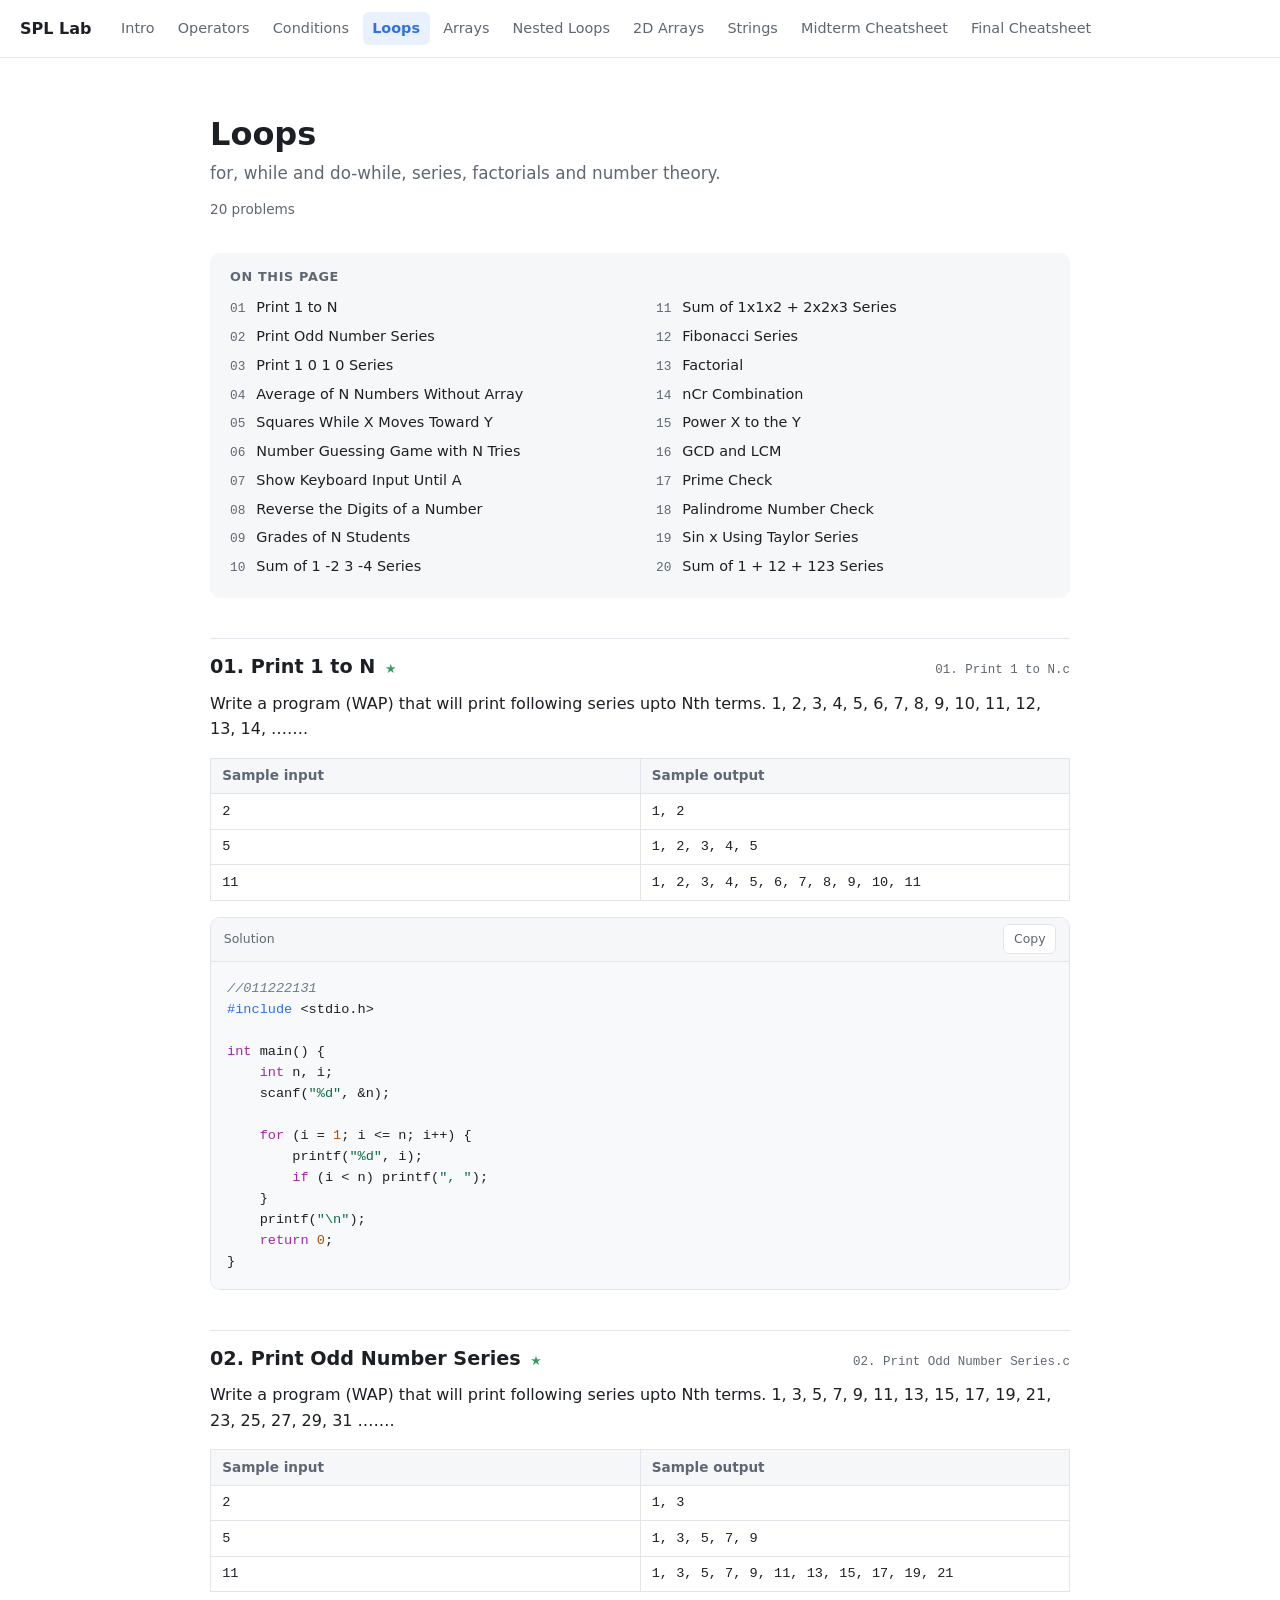
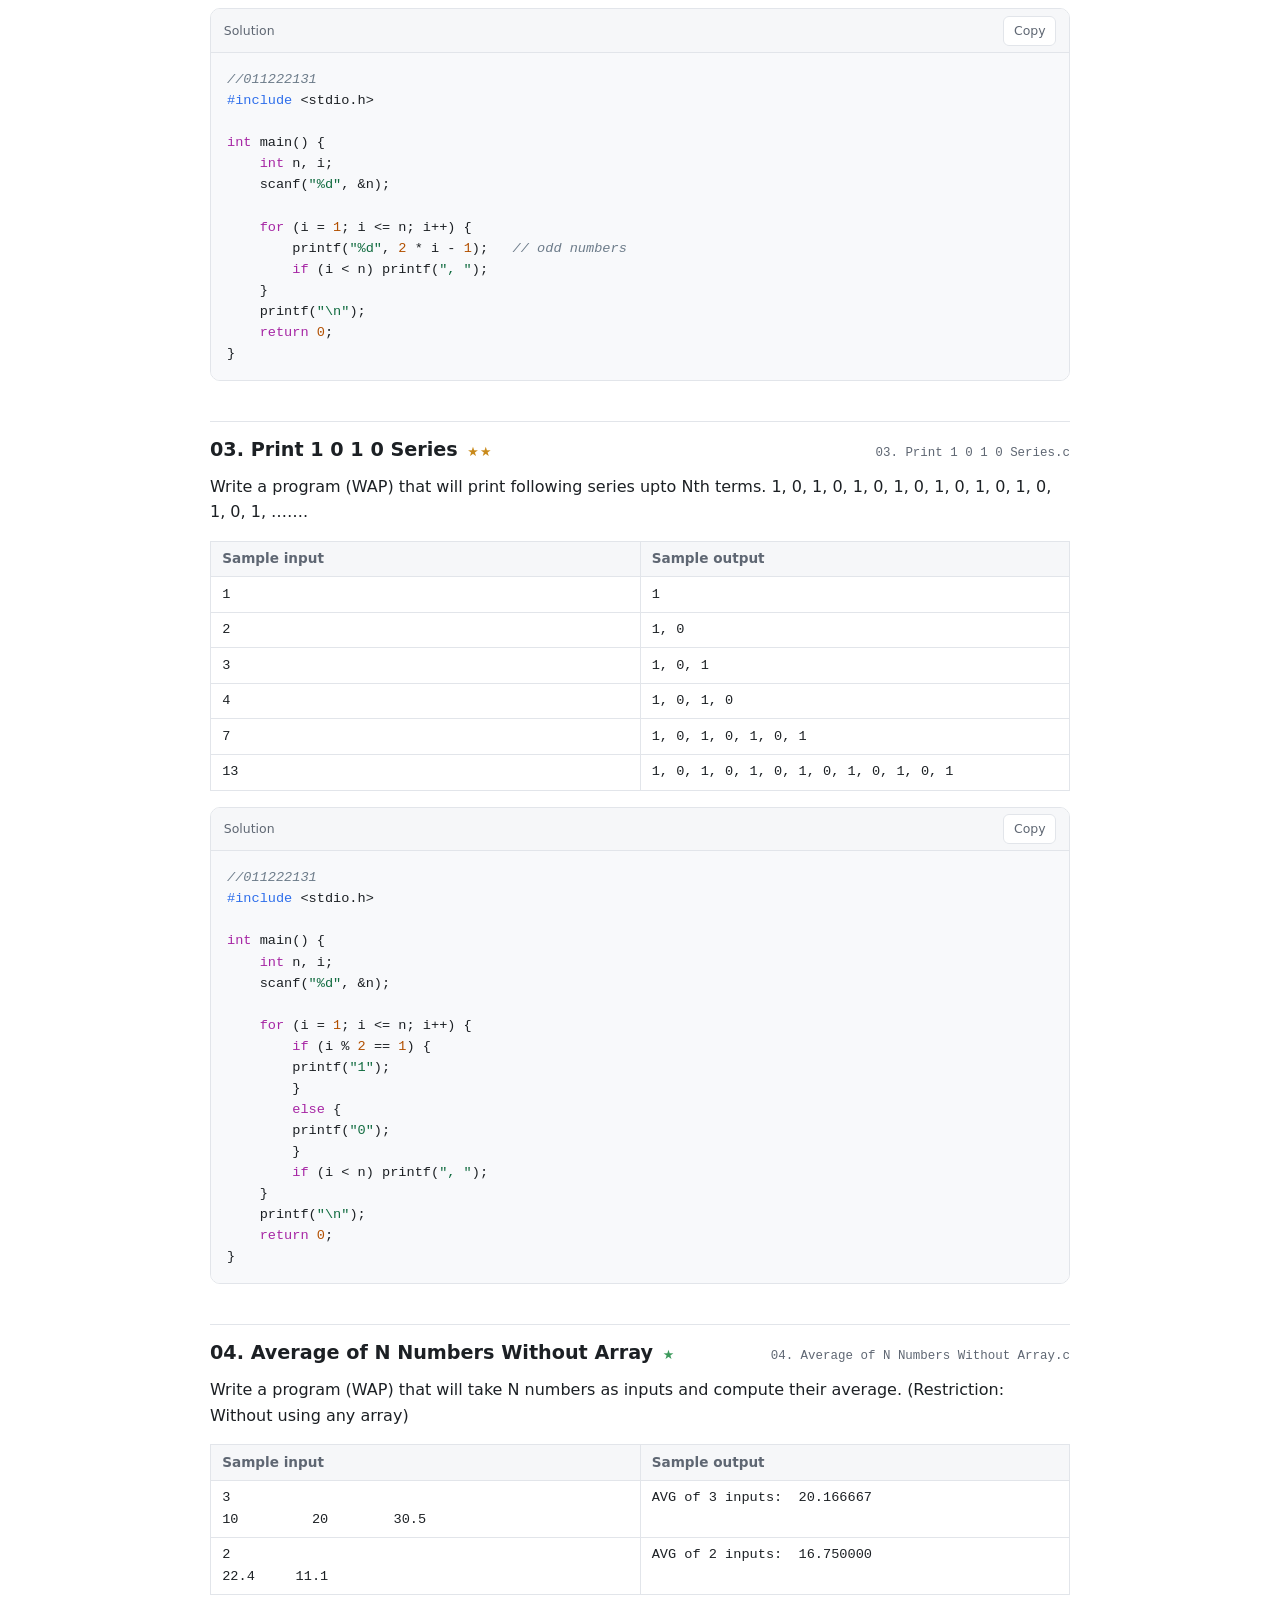
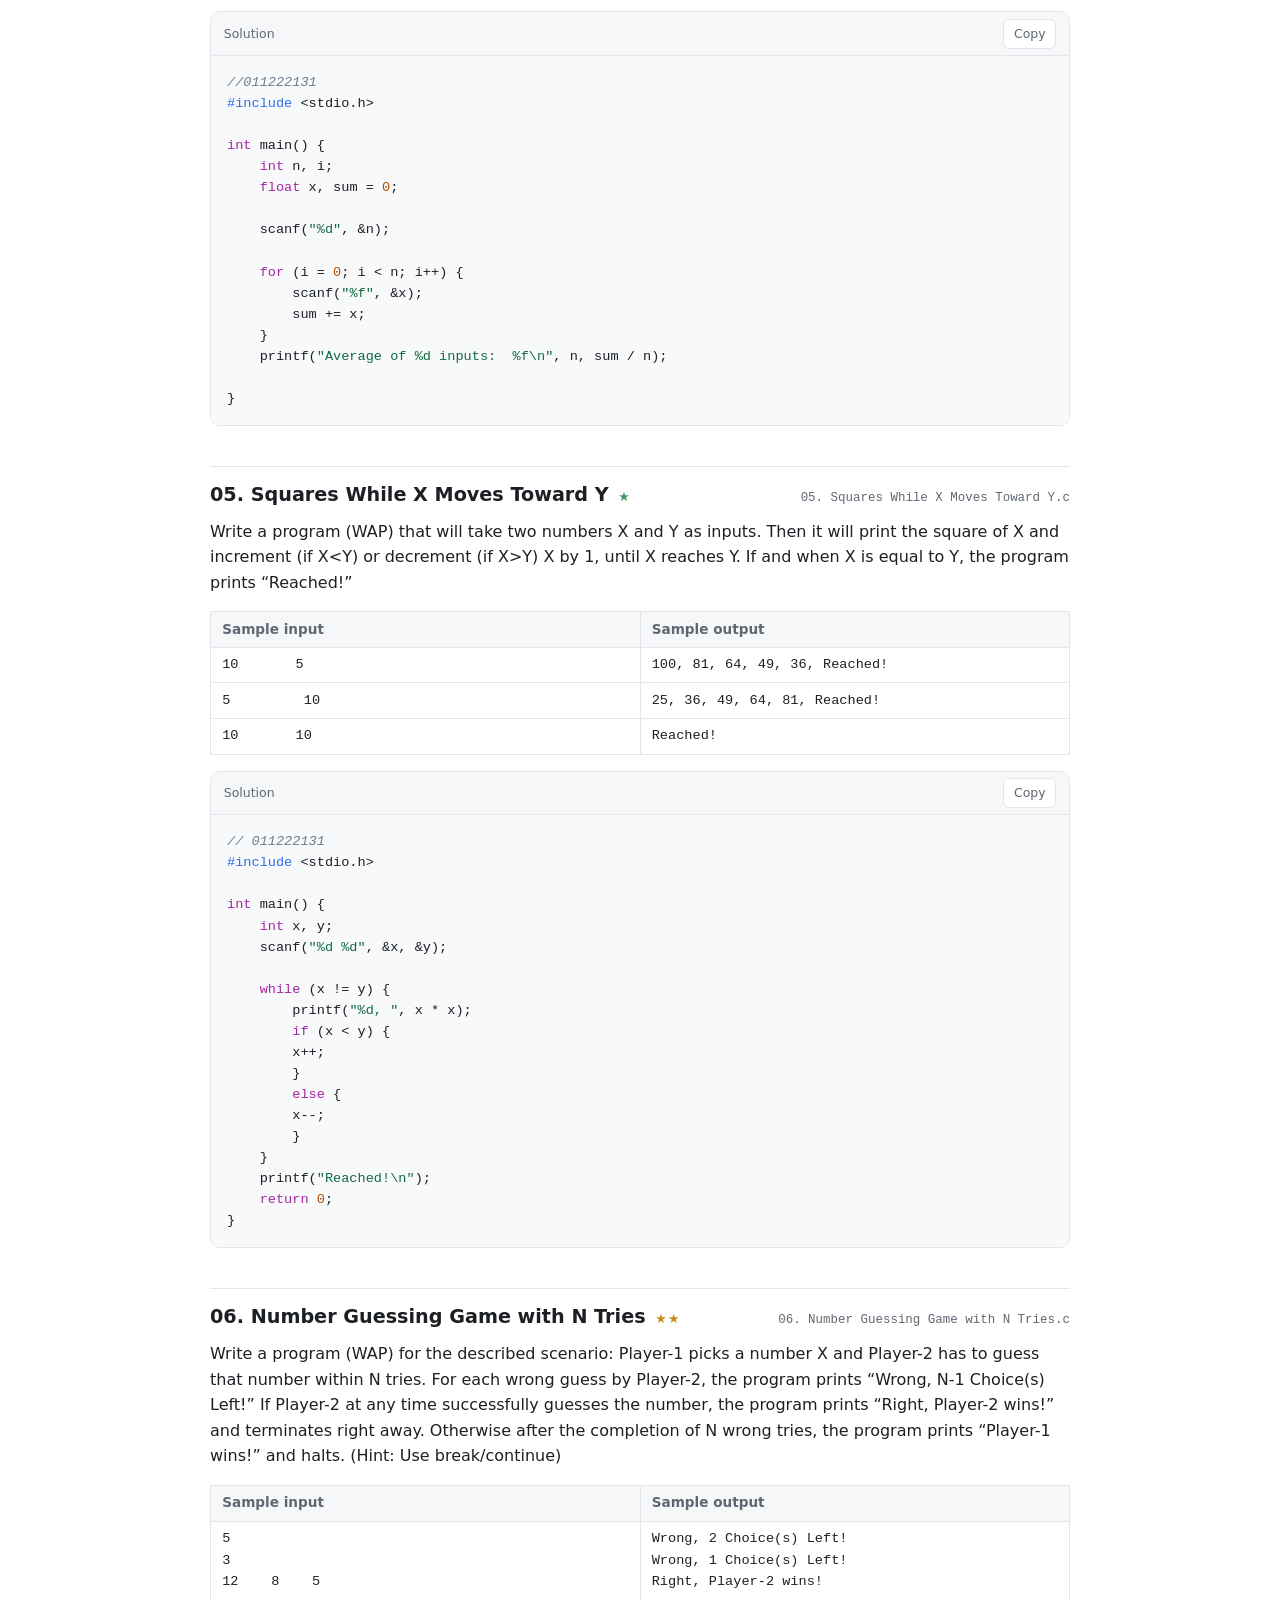
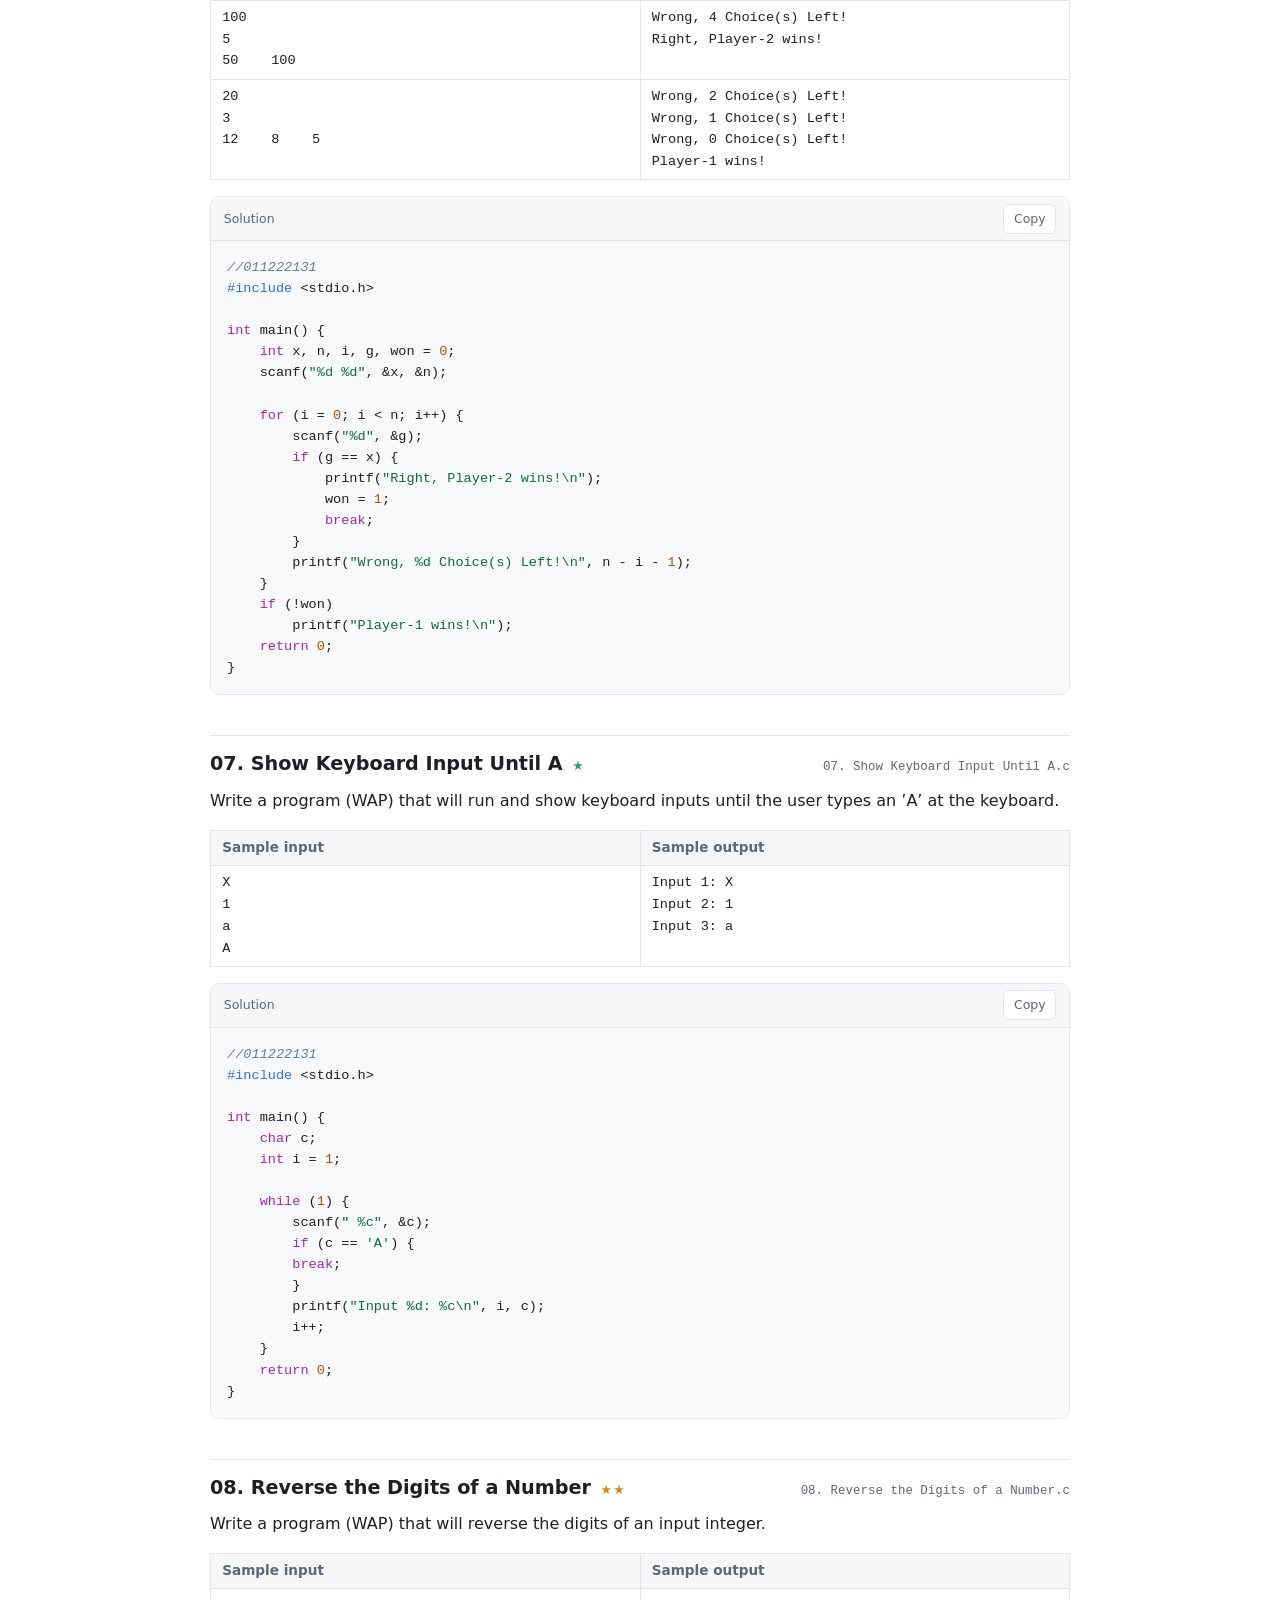
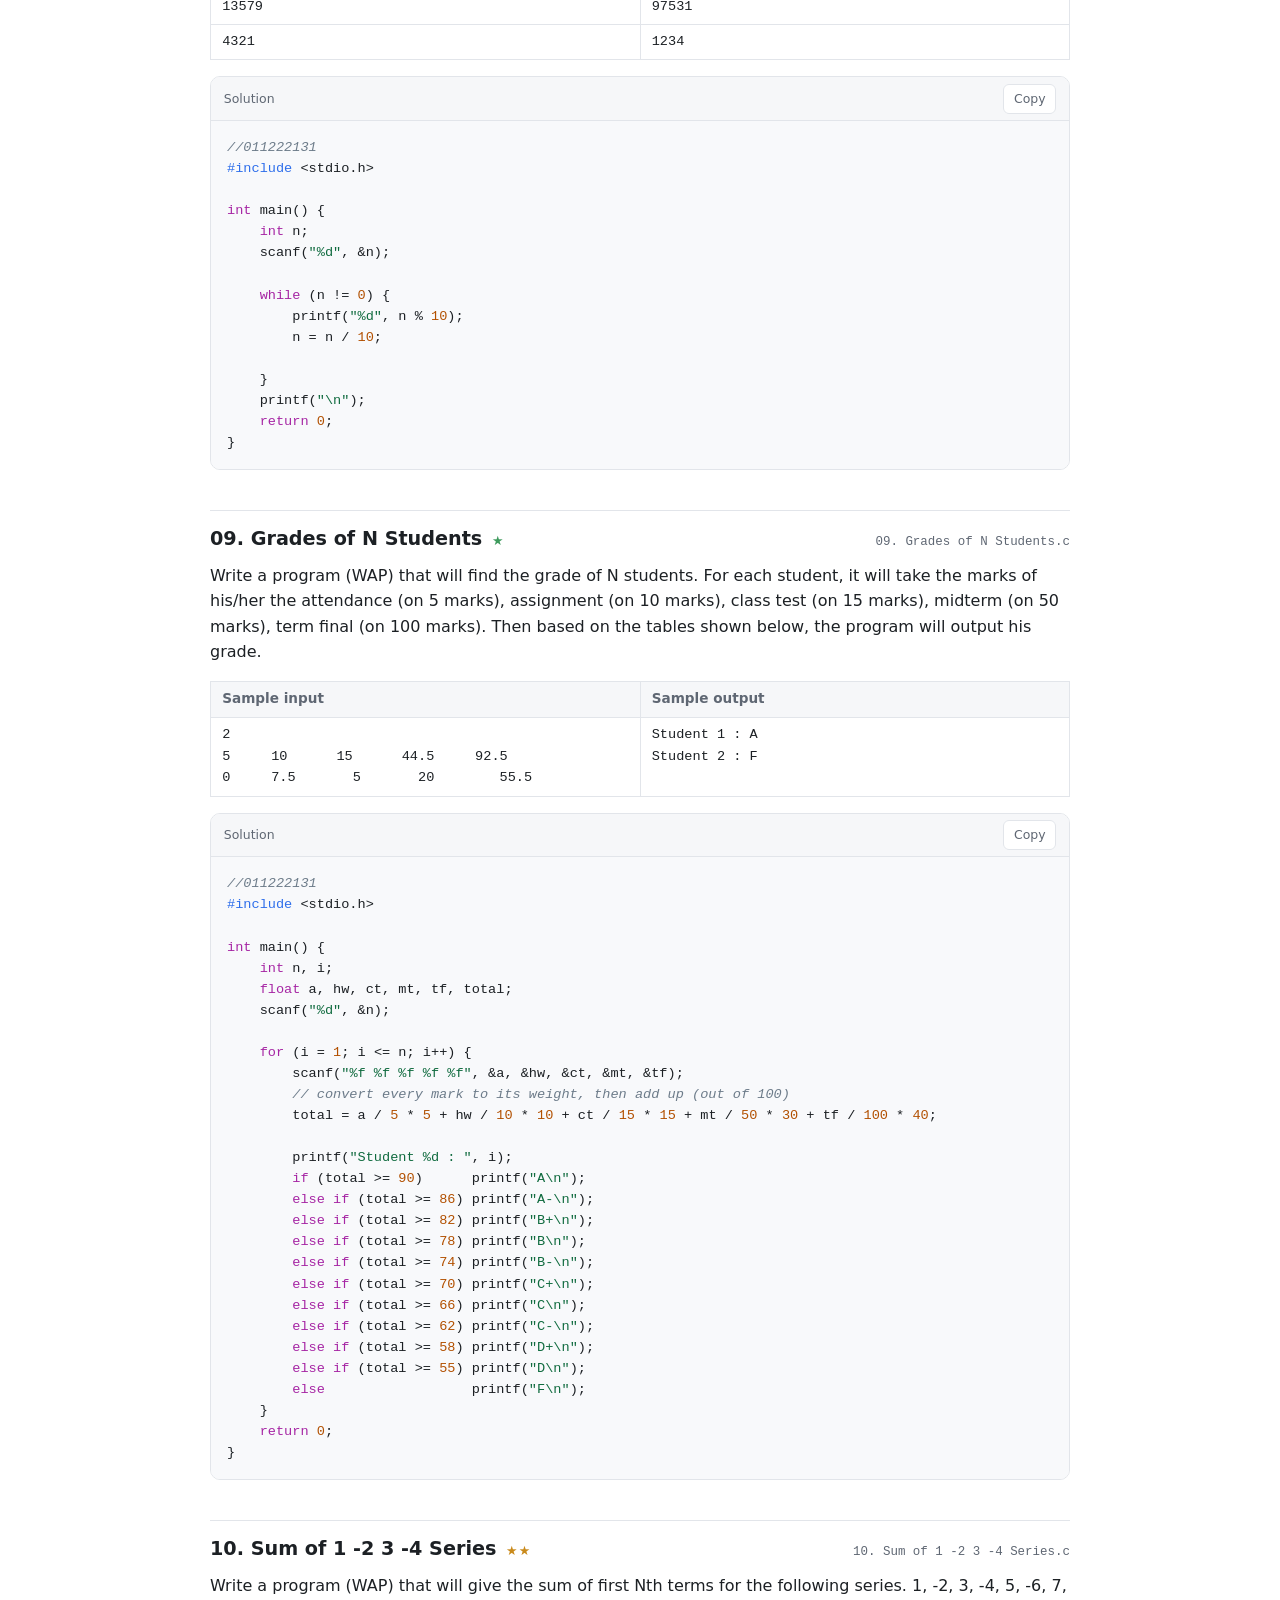
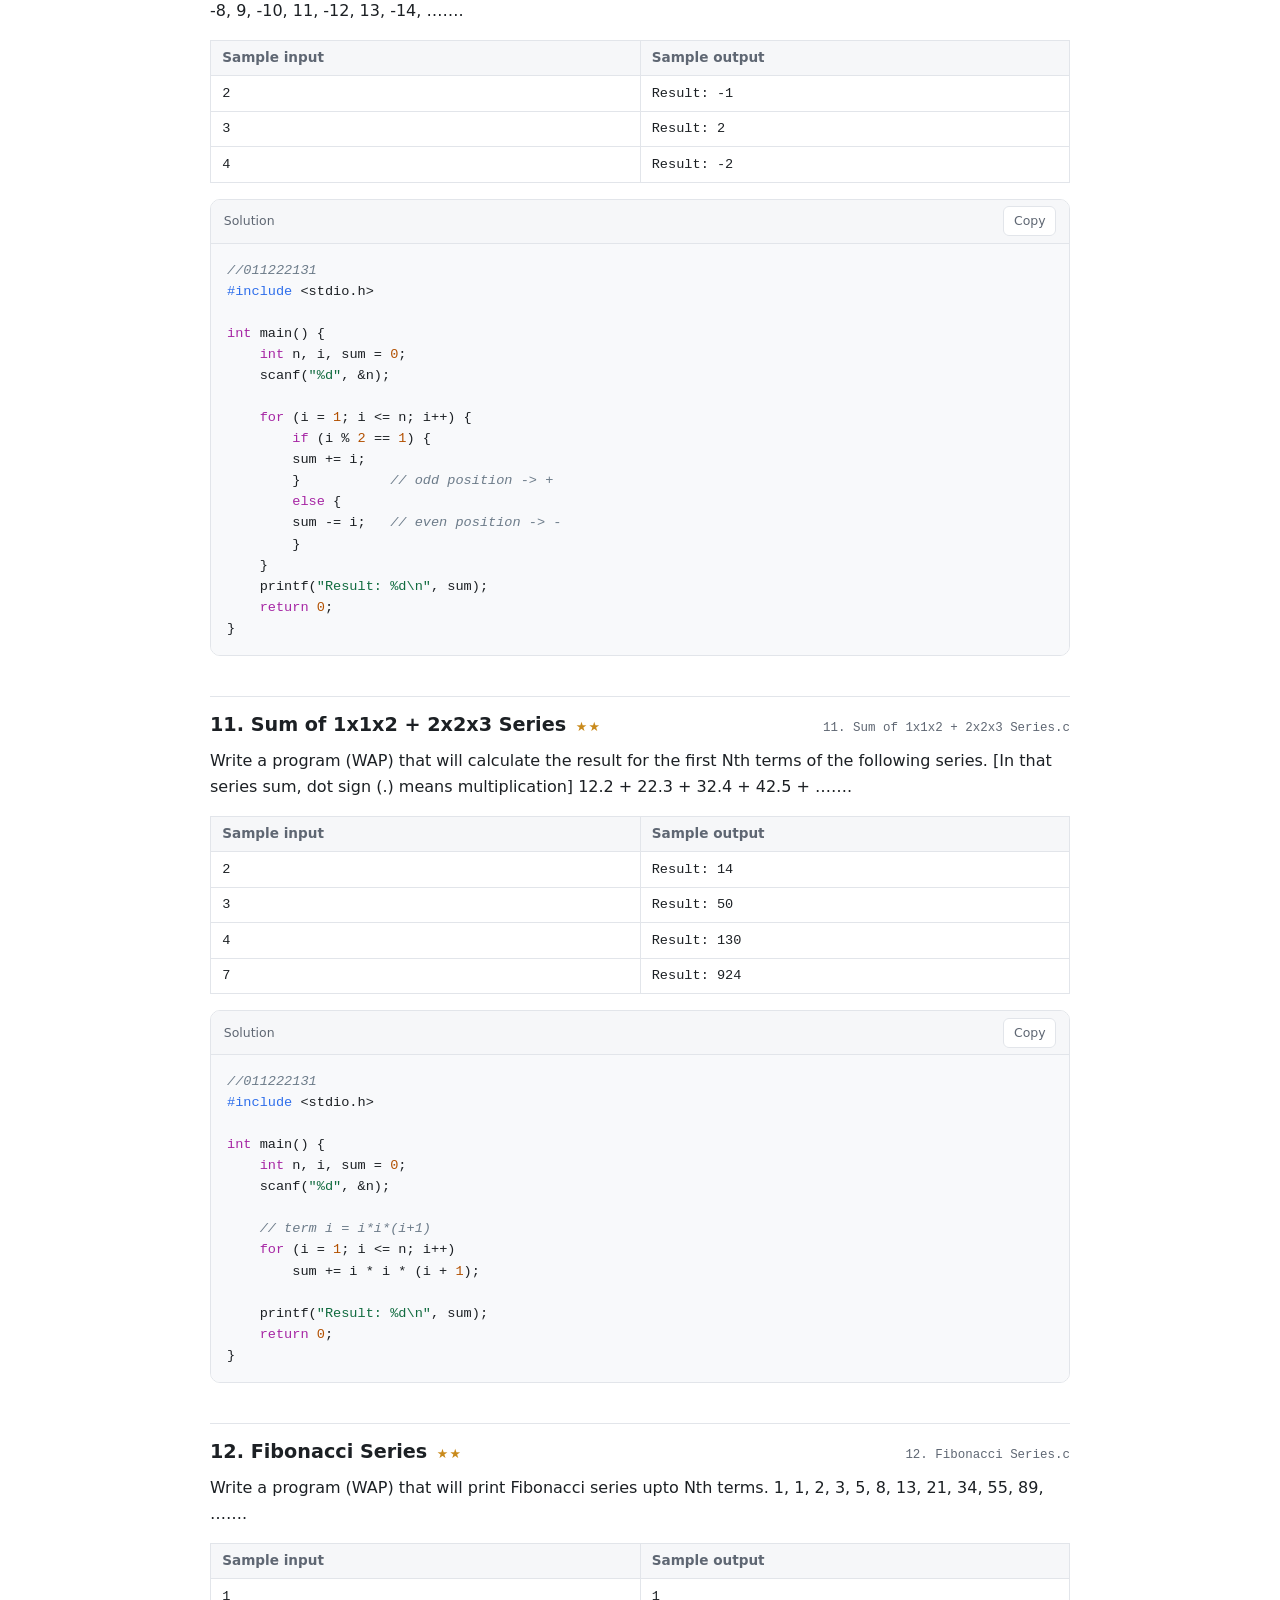
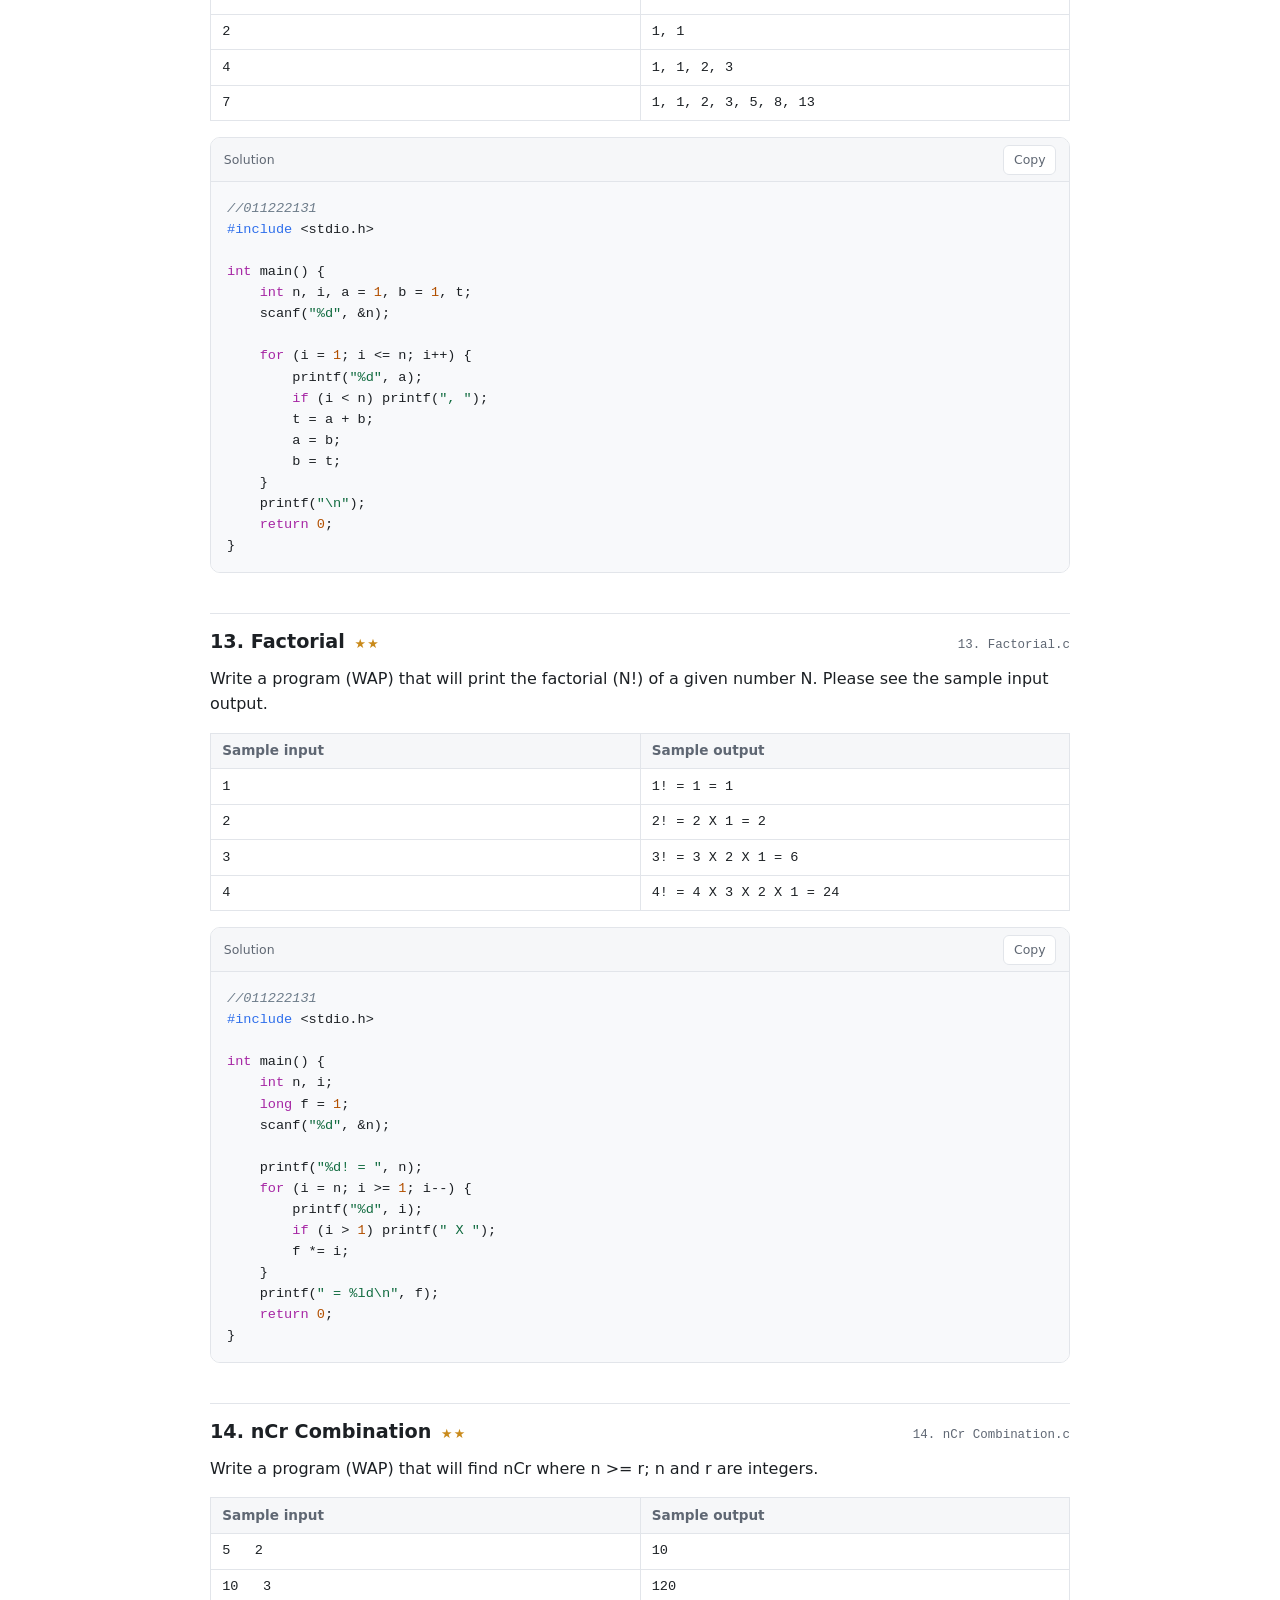
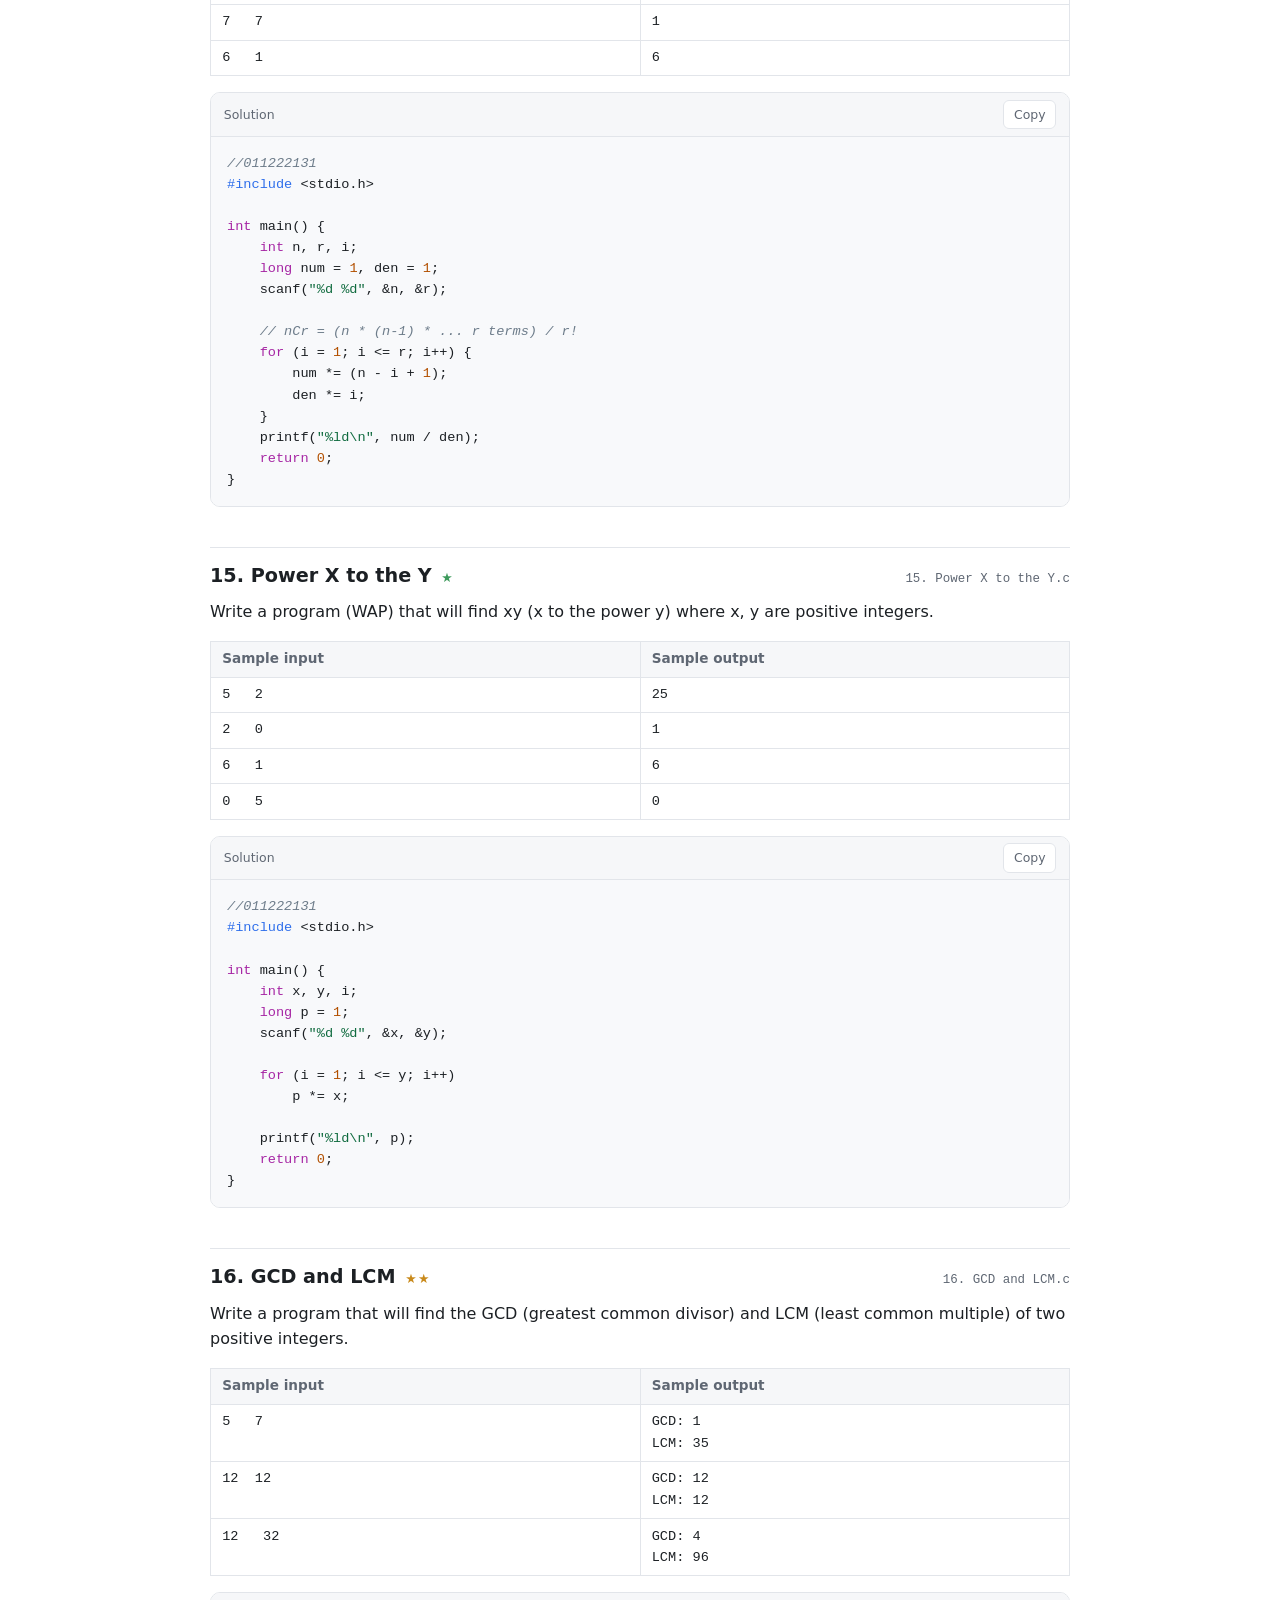
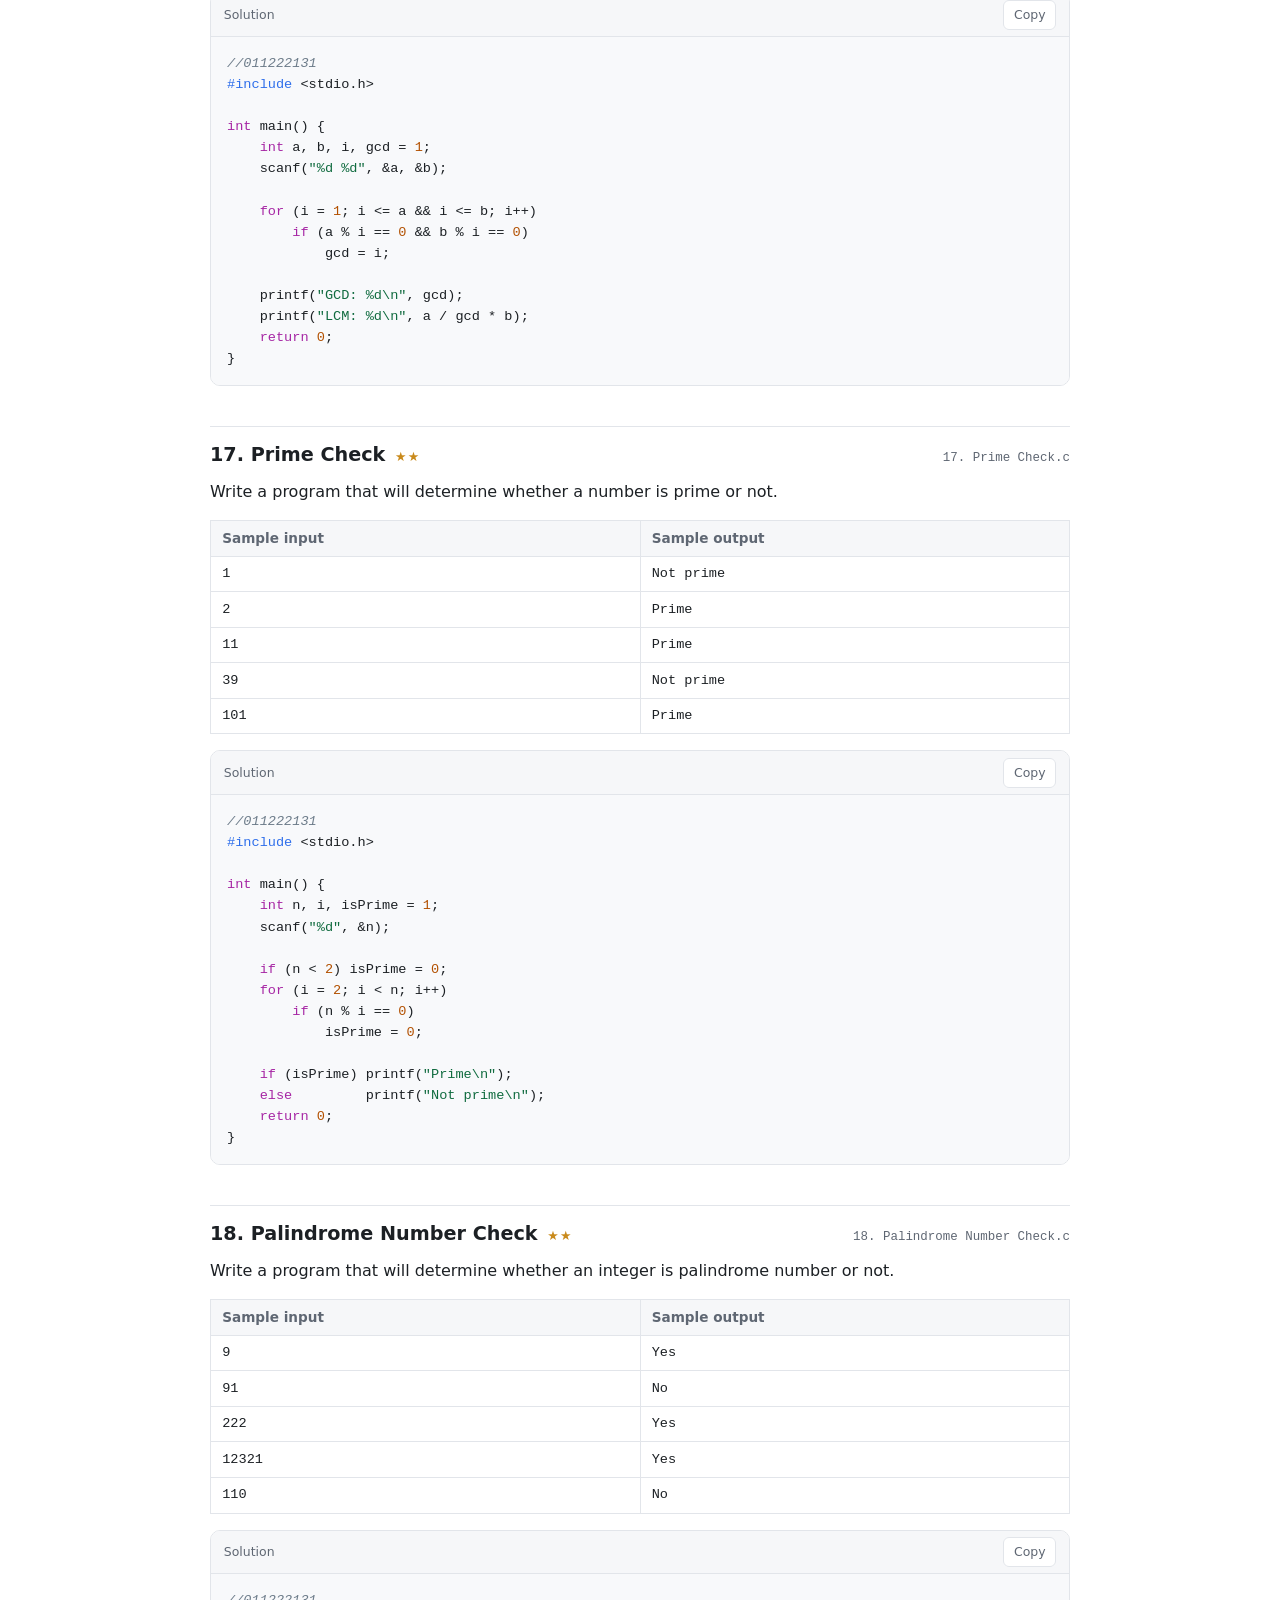
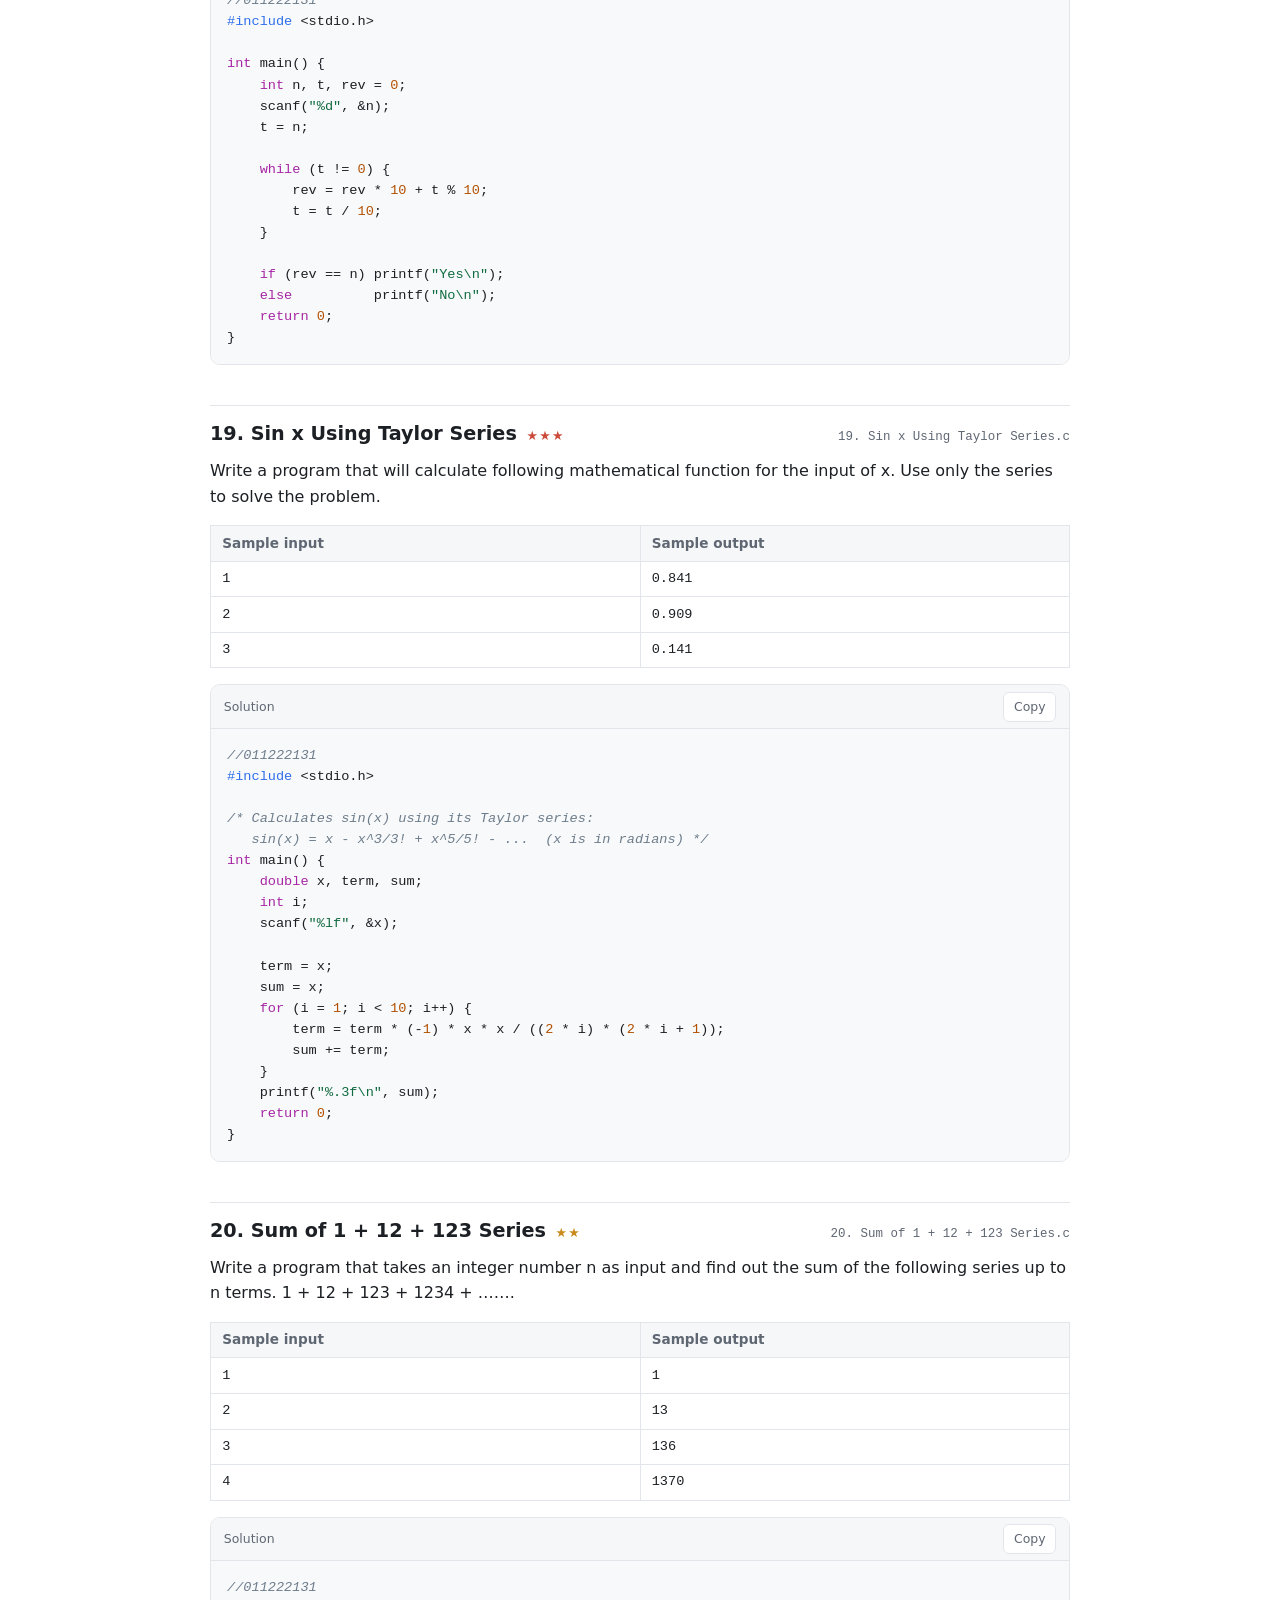
<file: docs/04-loop.html>
<!DOCTYPE html>
<html lang="en">
<head>
  <meta charset="utf-8">
  <meta name="viewport" content="width=device-width, initial-scale=1">
  <title>Loops - SPL Lab Solutions</title>
  <meta name="description" content="for, while and do-while, series, factorials and number theory.">
  <link rel="stylesheet" href="style.css">
</head>
<body>

  <header class="site-header">
    <a class="logo" href="index.html">SPL&nbsp;Lab</a>
    <nav class="site-nav">
      <a href="01-intro.html">Intro</a>
      <a href="02-operators.html">Operators</a>
      <a href="03-conditions.html">Conditions</a>
      <a href="04-loop.html" aria-current="page">Loops</a>
      <a href="05-array.html">Arrays</a>
      <a href="06-nested-loop.html">Nested Loops</a>
      <a href="07-2d-array.html">2D Arrays</a>
      <a href="08-strings.html">Strings</a>
      <a href="cheatsheet.html">Midterm Cheatsheet</a>
      <a href="final-cheatsheet.html">Final Cheatsheet</a>
    </nav>
  </header>

  <main>
    <section class="category-intro">
      <h1>Loops</h1>
      <p class="lede">for, while and do-while, series, factorials and number theory.</p>
      <p class="stats">20 problems</p>
    </section>

    <nav class="contents">
      <h2>On this page</h2>
      <ol>
        <li><a href="#p01"><span class="n">01</span> Print 1 to N</a></li>
        <li><a href="#p02"><span class="n">02</span> Print Odd Number Series</a></li>
        <li><a href="#p03"><span class="n">03</span> Print 1 0 1 0 Series</a></li>
        <li><a href="#p04"><span class="n">04</span> Average of N Numbers Without Array</a></li>
        <li><a href="#p05"><span class="n">05</span> Squares While X Moves Toward Y</a></li>
        <li><a href="#p06"><span class="n">06</span> Number Guessing Game with N Tries</a></li>
        <li><a href="#p07"><span class="n">07</span> Show Keyboard Input Until A</a></li>
        <li><a href="#p08"><span class="n">08</span> Reverse the Digits of a Number</a></li>
        <li><a href="#p09"><span class="n">09</span> Grades of N Students</a></li>
        <li><a href="#p10"><span class="n">10</span> Sum of 1 -2 3 -4 Series</a></li>
        <li><a href="#p11"><span class="n">11</span> Sum of 1x1x2 + 2x2x3 Series</a></li>
        <li><a href="#p12"><span class="n">12</span> Fibonacci Series</a></li>
        <li><a href="#p13"><span class="n">13</span> Factorial</a></li>
        <li><a href="#p14"><span class="n">14</span> nCr Combination</a></li>
        <li><a href="#p15"><span class="n">15</span> Power X to the Y</a></li>
        <li><a href="#p16"><span class="n">16</span> GCD and LCM</a></li>
        <li><a href="#p17"><span class="n">17</span> Prime Check</a></li>
        <li><a href="#p18"><span class="n">18</span> Palindrome Number Check</a></li>
        <li><a href="#p19"><span class="n">19</span> Sin x Using Taylor Series</a></li>
        <li><a href="#p20"><span class="n">20</span> Sum of 1 + 12 + 123 Series</a></li>
      </ol>
    </nav>

    <section class="problem-list">
      <article class="problem" id="p01">
        <header class="problem-header">
          <h2>01. Print 1 to N</h2>
          <span class="difficulty difficulty-1" title="easy">&#9733;</span>
          <code class="filename">01. Print 1 to N.c</code>
        </header>
        <p class="statement">Write a program (WAP) that will print following series upto Nth terms. 1, 2, 3, 4, 5, 6, 7, 8, 9, 10, 11, 12, 13, 14, …….</p>
        <div class="samples">
          <table>
            <thead>
              <tr><th>Sample input</th><th>Sample output</th></tr>
            </thead>
            <tbody>
            <tr>
              <td><pre>2</pre></td>
              <td><pre>1, 2</pre></td>
            </tr>
            <tr>
              <td><pre>5</pre></td>
              <td><pre>1, 2, 3, 4, 5</pre></td>
            </tr>
            <tr>
              <td><pre>11</pre></td>
              <td><pre>1, 2, 3, 4, 5, 6, 7, 8, 9, 10, 11</pre></td>
            </tr>
            </tbody>
          </table>
        </div>
        <div class="solution">
          <div class="solution-bar">
            <span>Solution</span>
            <button class="copy-button" type="button">Copy</button>
          </div>
          <pre class="code"><code>//011222131
#include &lt;stdio.h&gt;

int main() {
    int n, i;
    scanf("%d", &amp;n);

    for (i = 1; i &lt;= n; i++) {
        printf("%d", i);
        if (i &lt; n) printf(", ");
    }
    printf("\n");
    return 0;
}</code></pre>
        </div>
      </article>

      <article class="problem" id="p02">
        <header class="problem-header">
          <h2>02. Print Odd Number Series</h2>
          <span class="difficulty difficulty-1" title="easy">&#9733;</span>
          <code class="filename">02. Print Odd Number Series.c</code>
        </header>
        <p class="statement">Write a program (WAP) that will print following series upto Nth terms. 1, 3, 5, 7, 9, 11, 13, 15, 17, 19, 21, 23, 25, 27, 29, 31 …….</p>
        <div class="samples">
          <table>
            <thead>
              <tr><th>Sample input</th><th>Sample output</th></tr>
            </thead>
            <tbody>
            <tr>
              <td><pre>2</pre></td>
              <td><pre>1, 3</pre></td>
            </tr>
            <tr>
              <td><pre>5</pre></td>
              <td><pre>1, 3, 5, 7, 9</pre></td>
            </tr>
            <tr>
              <td><pre>11</pre></td>
              <td><pre>1, 3, 5, 7, 9, 11, 13, 15, 17, 19, 21</pre></td>
            </tr>
            </tbody>
          </table>
        </div>
        <div class="solution">
          <div class="solution-bar">
            <span>Solution</span>
            <button class="copy-button" type="button">Copy</button>
          </div>
          <pre class="code"><code>//011222131
#include &lt;stdio.h&gt;

int main() {
    int n, i;
    scanf("%d", &amp;n);

    for (i = 1; i &lt;= n; i++) {
        printf("%d", 2 * i - 1);   // odd numbers
        if (i &lt; n) printf(", ");
    }
    printf("\n");
    return 0;
}</code></pre>
        </div>
      </article>

      <article class="problem" id="p03">
        <header class="problem-header">
          <h2>03. Print 1 0 1 0 Series</h2>
          <span class="difficulty difficulty-2" title="medium">&#9733;&#9733;</span>
          <code class="filename">03. Print 1 0 1 0 Series.c</code>
        </header>
        <p class="statement">Write a program (WAP) that will print following series upto Nth terms. 1, 0, 1, 0, 1, 0, 1, 0, 1, 0, 1, 0, 1, 0, 1, 0, 1, …….</p>
        <div class="samples">
          <table>
            <thead>
              <tr><th>Sample input</th><th>Sample output</th></tr>
            </thead>
            <tbody>
            <tr>
              <td><pre>1</pre></td>
              <td><pre>1</pre></td>
            </tr>
            <tr>
              <td><pre>2</pre></td>
              <td><pre>1, 0</pre></td>
            </tr>
            <tr>
              <td><pre>3</pre></td>
              <td><pre>1, 0, 1</pre></td>
            </tr>
            <tr>
              <td><pre>4</pre></td>
              <td><pre>1, 0, 1, 0</pre></td>
            </tr>
            <tr>
              <td><pre>7</pre></td>
              <td><pre>1, 0, 1, 0, 1, 0, 1</pre></td>
            </tr>
            <tr>
              <td><pre>13</pre></td>
              <td><pre>1, 0, 1, 0, 1, 0, 1, 0, 1, 0, 1, 0, 1</pre></td>
            </tr>
            </tbody>
          </table>
        </div>
        <div class="solution">
          <div class="solution-bar">
            <span>Solution</span>
            <button class="copy-button" type="button">Copy</button>
          </div>
          <pre class="code"><code>//011222131
#include &lt;stdio.h&gt;

int main() {
    int n, i;
    scanf("%d", &amp;n);

    for (i = 1; i &lt;= n; i++) {
        if (i % 2 == 1) {
        printf("1");
        }
        else {
        printf("0");
        }
        if (i &lt; n) printf(", ");
    }
    printf("\n");
    return 0;
}</code></pre>
        </div>
      </article>

      <article class="problem" id="p04">
        <header class="problem-header">
          <h2>04. Average of N Numbers Without Array</h2>
          <span class="difficulty difficulty-1" title="easy">&#9733;</span>
          <code class="filename">04. Average of N Numbers Without Array.c</code>
        </header>
        <p class="statement">Write a program (WAP) that will take N numbers as inputs and compute their average. (Restriction: Without using any array)</p>
        <div class="samples">
          <table>
            <thead>
              <tr><th>Sample input</th><th>Sample output</th></tr>
            </thead>
            <tbody>
            <tr>
              <td><pre>3
10         20        30.5</pre></td>
              <td><pre>AVG of 3 inputs:  20.166667</pre></td>
            </tr>
            <tr>
              <td><pre>2
22.4     11.1</pre></td>
              <td><pre>AVG of 2 inputs:  16.750000</pre></td>
            </tr>
            </tbody>
          </table>
        </div>
        <div class="solution">
          <div class="solution-bar">
            <span>Solution</span>
            <button class="copy-button" type="button">Copy</button>
          </div>
          <pre class="code"><code>//011222131
#include &lt;stdio.h&gt;

int main() {
    int n, i;
    float x, sum = 0;

    scanf("%d", &amp;n);

    for (i = 0; i &lt; n; i++) {
        scanf("%f", &amp;x);
        sum += x;
    }
    printf("Average of %d inputs:  %f\n", n, sum / n);

}</code></pre>
        </div>
      </article>

      <article class="problem" id="p05">
        <header class="problem-header">
          <h2>05. Squares While X Moves Toward Y</h2>
          <span class="difficulty difficulty-1" title="easy">&#9733;</span>
          <code class="filename">05. Squares While X Moves Toward Y.c</code>
        </header>
        <p class="statement">Write a program (WAP) that will take two numbers X and Y as inputs. Then it will print the square of X and increment (if X&lt;Y) or decrement (if X&gt;Y) X by 1, until X reaches Y. If and when X is equal to Y, the program prints “Reached!”</p>
        <div class="samples">
          <table>
            <thead>
              <tr><th>Sample input</th><th>Sample output</th></tr>
            </thead>
            <tbody>
            <tr>
              <td><pre>10       5</pre></td>
              <td><pre>100, 81, 64, 49, 36, Reached!</pre></td>
            </tr>
            <tr>
              <td><pre>5         10</pre></td>
              <td><pre>25, 36, 49, 64, 81, Reached!</pre></td>
            </tr>
            <tr>
              <td><pre>10       10</pre></td>
              <td><pre>Reached!</pre></td>
            </tr>
            </tbody>
          </table>
        </div>
        <div class="solution">
          <div class="solution-bar">
            <span>Solution</span>
            <button class="copy-button" type="button">Copy</button>
          </div>
          <pre class="code"><code>// 011222131
#include &lt;stdio.h&gt;

int main() {
    int x, y;
    scanf("%d %d", &amp;x, &amp;y);

    while (x != y) {
        printf("%d, ", x * x);
        if (x &lt; y) {
        x++;
        }
        else {
        x--;
        }
    }
    printf("Reached!\n");
    return 0;
}</code></pre>
        </div>
      </article>

      <article class="problem" id="p06">
        <header class="problem-header">
          <h2>06. Number Guessing Game with N Tries</h2>
          <span class="difficulty difficulty-2" title="medium">&#9733;&#9733;</span>
          <code class="filename">06. Number Guessing Game with N Tries.c</code>
        </header>
        <p class="statement">Write a program (WAP) for the described scenario: Player-1 picks a number X and Player-2 has to guess that number within N tries. For each wrong guess by Player-2, the program prints “Wrong, N-1 Choice(s) Left!” If Player-2 at any time successfully guesses the number, the program prints “Right, Player-2 wins!” and terminates right away. Otherwise after the completion of N wrong tries, the program prints “Player-1 wins!” and halts. (Hint: Use break/continue)</p>
        <div class="samples">
          <table>
            <thead>
              <tr><th>Sample input</th><th>Sample output</th></tr>
            </thead>
            <tbody>
            <tr>
              <td><pre>5
3
12    8    5</pre></td>
              <td><pre>Wrong, 2 Choice(s) Left!
Wrong, 1 Choice(s) Left!
Right, Player-2 wins!</pre></td>
            </tr>
            <tr>
              <td><pre>100
5
50    100</pre></td>
              <td><pre>Wrong, 4 Choice(s) Left!
Right, Player-2 wins!</pre></td>
            </tr>
            <tr>
              <td><pre>20
3
12    8    5</pre></td>
              <td><pre>Wrong, 2 Choice(s) Left!
Wrong, 1 Choice(s) Left!
Wrong, 0 Choice(s) Left!
Player-1 wins!</pre></td>
            </tr>
            </tbody>
          </table>
        </div>
        <div class="solution">
          <div class="solution-bar">
            <span>Solution</span>
            <button class="copy-button" type="button">Copy</button>
          </div>
          <pre class="code"><code>//011222131
#include &lt;stdio.h&gt;

int main() {
    int x, n, i, g, won = 0;
    scanf("%d %d", &amp;x, &amp;n);

    for (i = 0; i &lt; n; i++) {
        scanf("%d", &amp;g);
        if (g == x) {
            printf("Right, Player-2 wins!\n");
            won = 1;
            break;
        }
        printf("Wrong, %d Choice(s) Left!\n", n - i - 1);
    }
    if (!won)
        printf("Player-1 wins!\n");
    return 0;
}</code></pre>
        </div>
      </article>

      <article class="problem" id="p07">
        <header class="problem-header">
          <h2>07. Show Keyboard Input Until A</h2>
          <span class="difficulty difficulty-1" title="easy">&#9733;</span>
          <code class="filename">07. Show Keyboard Input Until A.c</code>
        </header>
        <p class="statement">Write a program (WAP) that will run and show keyboard inputs until the user types an ’A’ at the keyboard.</p>
        <div class="samples">
          <table>
            <thead>
              <tr><th>Sample input</th><th>Sample output</th></tr>
            </thead>
            <tbody>
            <tr>
              <td><pre>X
1
a
A</pre></td>
              <td><pre>Input 1: X
Input 2: 1
Input 3: a</pre></td>
            </tr>
            </tbody>
          </table>
        </div>
        <div class="solution">
          <div class="solution-bar">
            <span>Solution</span>
            <button class="copy-button" type="button">Copy</button>
          </div>
          <pre class="code"><code>//011222131
#include &lt;stdio.h&gt;

int main() {
    char c;
    int i = 1;

    while (1) {
        scanf(" %c", &amp;c);
        if (c == 'A') {
        break;
        }
        printf("Input %d: %c\n", i, c);
        i++;
    }
    return 0;
}</code></pre>
        </div>
      </article>

      <article class="problem" id="p08">
        <header class="problem-header">
          <h2>08. Reverse the Digits of a Number</h2>
          <span class="difficulty difficulty-2" title="medium">&#9733;&#9733;</span>
          <code class="filename">08. Reverse the Digits of a Number.c</code>
        </header>
        <p class="statement">Write a program (WAP) that will reverse the digits of an input integer.</p>
        <div class="samples">
          <table>
            <thead>
              <tr><th>Sample input</th><th>Sample output</th></tr>
            </thead>
            <tbody>
            <tr>
              <td><pre>13579</pre></td>
              <td><pre>97531</pre></td>
            </tr>
            <tr>
              <td><pre>4321</pre></td>
              <td><pre>1234</pre></td>
            </tr>
            </tbody>
          </table>
        </div>
        <div class="solution">
          <div class="solution-bar">
            <span>Solution</span>
            <button class="copy-button" type="button">Copy</button>
          </div>
          <pre class="code"><code>//011222131
#include &lt;stdio.h&gt;

int main() {
    int n;
    scanf("%d", &amp;n);

    while (n != 0) {
        printf("%d", n % 10);
        n = n / 10;

    }
    printf("\n");
    return 0;
}</code></pre>
        </div>
      </article>

      <article class="problem" id="p09">
        <header class="problem-header">
          <h2>09. Grades of N Students</h2>
          <span class="difficulty difficulty-1" title="easy">&#9733;</span>
          <code class="filename">09. Grades of N Students.c</code>
        </header>
        <p class="statement">Write a program (WAP) that will find the grade of N students. For each student, it will take the marks of his/her the attendance (on 5 marks), assignment (on 10 marks), class test (on 15 marks), midterm (on 50 marks), term final (on 100 marks). Then based on the tables shown below, the program will output his grade.</p>
        <div class="samples">
          <table>
            <thead>
              <tr><th>Sample input</th><th>Sample output</th></tr>
            </thead>
            <tbody>
            <tr>
              <td><pre>2
5     10      15      44.5     92.5
0     7.5       5       20        55.5</pre></td>
              <td><pre>Student 1 : A
Student 2 : F</pre></td>
            </tr>
            </tbody>
          </table>
        </div>
        <div class="solution">
          <div class="solution-bar">
            <span>Solution</span>
            <button class="copy-button" type="button">Copy</button>
          </div>
          <pre class="code"><code>//011222131
#include &lt;stdio.h&gt;

int main() {
    int n, i;
    float a, hw, ct, mt, tf, total;
    scanf("%d", &amp;n);

    for (i = 1; i &lt;= n; i++) {
        scanf("%f %f %f %f %f", &amp;a, &amp;hw, &amp;ct, &amp;mt, &amp;tf);
        // convert every mark to its weight, then add up (out of 100)
        total = a / 5 * 5 + hw / 10 * 10 + ct / 15 * 15 + mt / 50 * 30 + tf / 100 * 40;

        printf("Student %d : ", i);
        if (total &gt;= 90)      printf("A\n");
        else if (total &gt;= 86) printf("A-\n");
        else if (total &gt;= 82) printf("B+\n");
        else if (total &gt;= 78) printf("B\n");
        else if (total &gt;= 74) printf("B-\n");
        else if (total &gt;= 70) printf("C+\n");
        else if (total &gt;= 66) printf("C\n");
        else if (total &gt;= 62) printf("C-\n");
        else if (total &gt;= 58) printf("D+\n");
        else if (total &gt;= 55) printf("D\n");
        else                  printf("F\n");
    }
    return 0;
}</code></pre>
        </div>
      </article>

      <article class="problem" id="p10">
        <header class="problem-header">
          <h2>10. Sum of 1 -2 3 -4 Series</h2>
          <span class="difficulty difficulty-2" title="medium">&#9733;&#9733;</span>
          <code class="filename">10. Sum of 1 -2 3 -4 Series.c</code>
        </header>
        <p class="statement">Write a program (WAP) that will give the sum of first Nth terms for the following series. 1, -2, 3, -4, 5, -6, 7, -8, 9, -10, 11, -12, 13, -14, …….</p>
        <div class="samples">
          <table>
            <thead>
              <tr><th>Sample input</th><th>Sample output</th></tr>
            </thead>
            <tbody>
            <tr>
              <td><pre>2</pre></td>
              <td><pre>Result: -1</pre></td>
            </tr>
            <tr>
              <td><pre>3</pre></td>
              <td><pre>Result: 2</pre></td>
            </tr>
            <tr>
              <td><pre>4</pre></td>
              <td><pre>Result: -2</pre></td>
            </tr>
            </tbody>
          </table>
        </div>
        <div class="solution">
          <div class="solution-bar">
            <span>Solution</span>
            <button class="copy-button" type="button">Copy</button>
          </div>
          <pre class="code"><code>//011222131
#include &lt;stdio.h&gt;

int main() {
    int n, i, sum = 0;
    scanf("%d", &amp;n);

    for (i = 1; i &lt;= n; i++) {
        if (i % 2 == 1) {
        sum += i;
        }           // odd position -&gt; +
        else {
        sum -= i;   // even position -&gt; -
        }
    }
    printf("Result: %d\n", sum);
    return 0;
}</code></pre>
        </div>
      </article>

      <article class="problem" id="p11">
        <header class="problem-header">
          <h2>11. Sum of 1x1x2 + 2x2x3 Series</h2>
          <span class="difficulty difficulty-2" title="medium">&#9733;&#9733;</span>
          <code class="filename">11. Sum of 1x1x2 + 2x2x3 Series.c</code>
        </header>
        <p class="statement">Write a program (WAP) that will calculate the result for the first Nth terms of the following series. [In that series sum, dot sign (.) means multiplication] 12.2 + 22.3 + 32.4 + 42.5 + …….</p>
        <div class="samples">
          <table>
            <thead>
              <tr><th>Sample input</th><th>Sample output</th></tr>
            </thead>
            <tbody>
            <tr>
              <td><pre>2</pre></td>
              <td><pre>Result: 14</pre></td>
            </tr>
            <tr>
              <td><pre>3</pre></td>
              <td><pre>Result: 50</pre></td>
            </tr>
            <tr>
              <td><pre>4</pre></td>
              <td><pre>Result: 130</pre></td>
            </tr>
            <tr>
              <td><pre>7</pre></td>
              <td><pre>Result: 924</pre></td>
            </tr>
            </tbody>
          </table>
        </div>
        <div class="solution">
          <div class="solution-bar">
            <span>Solution</span>
            <button class="copy-button" type="button">Copy</button>
          </div>
          <pre class="code"><code>//011222131
#include &lt;stdio.h&gt;

int main() {
    int n, i, sum = 0;
    scanf("%d", &amp;n);

    // term i = i*i*(i+1)
    for (i = 1; i &lt;= n; i++)
        sum += i * i * (i + 1);

    printf("Result: %d\n", sum);
    return 0;
}</code></pre>
        </div>
      </article>

      <article class="problem" id="p12">
        <header class="problem-header">
          <h2>12. Fibonacci Series</h2>
          <span class="difficulty difficulty-2" title="medium">&#9733;&#9733;</span>
          <code class="filename">12. Fibonacci Series.c</code>
        </header>
        <p class="statement">Write a program (WAP) that will print Fibonacci series upto Nth terms. 1, 1, 2, 3, 5, 8, 13, 21, 34, 55, 89, …….</p>
        <div class="samples">
          <table>
            <thead>
              <tr><th>Sample input</th><th>Sample output</th></tr>
            </thead>
            <tbody>
            <tr>
              <td><pre>1</pre></td>
              <td><pre>1</pre></td>
            </tr>
            <tr>
              <td><pre>2</pre></td>
              <td><pre>1, 1</pre></td>
            </tr>
            <tr>
              <td><pre>4</pre></td>
              <td><pre>1, 1, 2, 3</pre></td>
            </tr>
            <tr>
              <td><pre>7</pre></td>
              <td><pre>1, 1, 2, 3, 5, 8, 13</pre></td>
            </tr>
            </tbody>
          </table>
        </div>
        <div class="solution">
          <div class="solution-bar">
            <span>Solution</span>
            <button class="copy-button" type="button">Copy</button>
          </div>
          <pre class="code"><code>//011222131
#include &lt;stdio.h&gt;

int main() {
    int n, i, a = 1, b = 1, t;
    scanf("%d", &amp;n);

    for (i = 1; i &lt;= n; i++) {
        printf("%d", a);
        if (i &lt; n) printf(", ");
        t = a + b;
        a = b;
        b = t;
    }
    printf("\n");
    return 0;
}</code></pre>
        </div>
      </article>

      <article class="problem" id="p13">
        <header class="problem-header">
          <h2>13. Factorial</h2>
          <span class="difficulty difficulty-2" title="medium">&#9733;&#9733;</span>
          <code class="filename">13. Factorial.c</code>
        </header>
        <p class="statement">Write a program (WAP) that will print the factorial (N!) of a given number N. Please see the sample input output.</p>
        <div class="samples">
          <table>
            <thead>
              <tr><th>Sample input</th><th>Sample output</th></tr>
            </thead>
            <tbody>
            <tr>
              <td><pre>1</pre></td>
              <td><pre>1! = 1 = 1</pre></td>
            </tr>
            <tr>
              <td><pre>2</pre></td>
              <td><pre>2! = 2 X 1 = 2</pre></td>
            </tr>
            <tr>
              <td><pre>3</pre></td>
              <td><pre>3! = 3 X 2 X 1 = 6</pre></td>
            </tr>
            <tr>
              <td><pre>4</pre></td>
              <td><pre>4! = 4 X 3 X 2 X 1 = 24</pre></td>
            </tr>
            </tbody>
          </table>
        </div>
        <div class="solution">
          <div class="solution-bar">
            <span>Solution</span>
            <button class="copy-button" type="button">Copy</button>
          </div>
          <pre class="code"><code>//011222131
#include &lt;stdio.h&gt;

int main() {
    int n, i;
    long f = 1;
    scanf("%d", &amp;n);

    printf("%d! = ", n);
    for (i = n; i &gt;= 1; i--) {
        printf("%d", i);
        if (i &gt; 1) printf(" X ");
        f *= i;
    }
    printf(" = %ld\n", f);
    return 0;
}</code></pre>
        </div>
      </article>

      <article class="problem" id="p14">
        <header class="problem-header">
          <h2>14. nCr Combination</h2>
          <span class="difficulty difficulty-2" title="medium">&#9733;&#9733;</span>
          <code class="filename">14. nCr Combination.c</code>
        </header>
        <p class="statement">Write a program (WAP) that will find nCr where n &gt;= r; n and r are integers.</p>
        <div class="samples">
          <table>
            <thead>
              <tr><th>Sample input</th><th>Sample output</th></tr>
            </thead>
            <tbody>
            <tr>
              <td><pre>5   2</pre></td>
              <td><pre>10</pre></td>
            </tr>
            <tr>
              <td><pre>10   3</pre></td>
              <td><pre>120</pre></td>
            </tr>
            <tr>
              <td><pre>7   7</pre></td>
              <td><pre>1</pre></td>
            </tr>
            <tr>
              <td><pre>6   1</pre></td>
              <td><pre>6</pre></td>
            </tr>
            </tbody>
          </table>
        </div>
        <div class="solution">
          <div class="solution-bar">
            <span>Solution</span>
            <button class="copy-button" type="button">Copy</button>
          </div>
          <pre class="code"><code>//011222131
#include &lt;stdio.h&gt;

int main() {
    int n, r, i;
    long num = 1, den = 1;
    scanf("%d %d", &amp;n, &amp;r);

    // nCr = (n * (n-1) * ... r terms) / r!
    for (i = 1; i &lt;= r; i++) {
        num *= (n - i + 1);
        den *= i;
    }
    printf("%ld\n", num / den);
    return 0;
}</code></pre>
        </div>
      </article>

      <article class="problem" id="p15">
        <header class="problem-header">
          <h2>15. Power X to the Y</h2>
          <span class="difficulty difficulty-1" title="easy">&#9733;</span>
          <code class="filename">15. Power X to the Y.c</code>
        </header>
        <p class="statement">Write a program (WAP) that will find xy (x to the power y) where x, y are positive integers.</p>
        <div class="samples">
          <table>
            <thead>
              <tr><th>Sample input</th><th>Sample output</th></tr>
            </thead>
            <tbody>
            <tr>
              <td><pre>5   2</pre></td>
              <td><pre>25</pre></td>
            </tr>
            <tr>
              <td><pre>2   0</pre></td>
              <td><pre>1</pre></td>
            </tr>
            <tr>
              <td><pre>6   1</pre></td>
              <td><pre>6</pre></td>
            </tr>
            <tr>
              <td><pre>0   5</pre></td>
              <td><pre>0</pre></td>
            </tr>
            </tbody>
          </table>
        </div>
        <div class="solution">
          <div class="solution-bar">
            <span>Solution</span>
            <button class="copy-button" type="button">Copy</button>
          </div>
          <pre class="code"><code>//011222131
#include &lt;stdio.h&gt;

int main() {
    int x, y, i;
    long p = 1;
    scanf("%d %d", &amp;x, &amp;y);

    for (i = 1; i &lt;= y; i++)
        p *= x;

    printf("%ld\n", p);
    return 0;
}</code></pre>
        </div>
      </article>

      <article class="problem" id="p16">
        <header class="problem-header">
          <h2>16. GCD and LCM</h2>
          <span class="difficulty difficulty-2" title="medium">&#9733;&#9733;</span>
          <code class="filename">16. GCD and LCM.c</code>
        </header>
        <p class="statement">Write a program that will find the GCD (greatest common divisor) and LCM (least common multiple) of two positive integers.</p>
        <div class="samples">
          <table>
            <thead>
              <tr><th>Sample input</th><th>Sample output</th></tr>
            </thead>
            <tbody>
            <tr>
              <td><pre>5   7</pre></td>
              <td><pre>GCD: 1
LCM: 35</pre></td>
            </tr>
            <tr>
              <td><pre>12  12</pre></td>
              <td><pre>GCD: 12
LCM: 12</pre></td>
            </tr>
            <tr>
              <td><pre>12   32</pre></td>
              <td><pre>GCD: 4
LCM: 96</pre></td>
            </tr>
            </tbody>
          </table>
        </div>
        <div class="solution">
          <div class="solution-bar">
            <span>Solution</span>
            <button class="copy-button" type="button">Copy</button>
          </div>
          <pre class="code"><code>//011222131
#include &lt;stdio.h&gt;

int main() {
    int a, b, i, gcd = 1;
    scanf("%d %d", &amp;a, &amp;b);

    for (i = 1; i &lt;= a &amp;&amp; i &lt;= b; i++)
        if (a % i == 0 &amp;&amp; b % i == 0)
            gcd = i;

    printf("GCD: %d\n", gcd);
    printf("LCM: %d\n", a / gcd * b);
    return 0;
}</code></pre>
        </div>
      </article>

      <article class="problem" id="p17">
        <header class="problem-header">
          <h2>17. Prime Check</h2>
          <span class="difficulty difficulty-2" title="medium">&#9733;&#9733;</span>
          <code class="filename">17. Prime Check.c</code>
        </header>
        <p class="statement">Write a program that will determine whether a number is prime or not.</p>
        <div class="samples">
          <table>
            <thead>
              <tr><th>Sample input</th><th>Sample output</th></tr>
            </thead>
            <tbody>
            <tr>
              <td><pre>1</pre></td>
              <td><pre>Not prime</pre></td>
            </tr>
            <tr>
              <td><pre>2</pre></td>
              <td><pre>Prime</pre></td>
            </tr>
            <tr>
              <td><pre>11</pre></td>
              <td><pre>Prime</pre></td>
            </tr>
            <tr>
              <td><pre>39</pre></td>
              <td><pre>Not prime</pre></td>
            </tr>
            <tr>
              <td><pre>101</pre></td>
              <td><pre>Prime</pre></td>
            </tr>
            </tbody>
          </table>
        </div>
        <div class="solution">
          <div class="solution-bar">
            <span>Solution</span>
            <button class="copy-button" type="button">Copy</button>
          </div>
          <pre class="code"><code>//011222131
#include &lt;stdio.h&gt;

int main() {
    int n, i, isPrime = 1;
    scanf("%d", &amp;n);

    if (n &lt; 2) isPrime = 0;
    for (i = 2; i &lt; n; i++)
        if (n % i == 0)
            isPrime = 0;

    if (isPrime) printf("Prime\n");
    else         printf("Not prime\n");
    return 0;
}</code></pre>
        </div>
      </article>

      <article class="problem" id="p18">
        <header class="problem-header">
          <h2>18. Palindrome Number Check</h2>
          <span class="difficulty difficulty-2" title="medium">&#9733;&#9733;</span>
          <code class="filename">18. Palindrome Number Check.c</code>
        </header>
        <p class="statement">Write a program that will determine whether an integer is palindrome number or not.</p>
        <div class="samples">
          <table>
            <thead>
              <tr><th>Sample input</th><th>Sample output</th></tr>
            </thead>
            <tbody>
            <tr>
              <td><pre>9</pre></td>
              <td><pre>Yes</pre></td>
            </tr>
            <tr>
              <td><pre>91</pre></td>
              <td><pre>No</pre></td>
            </tr>
            <tr>
              <td><pre>222</pre></td>
              <td><pre>Yes</pre></td>
            </tr>
            <tr>
              <td><pre>12321</pre></td>
              <td><pre>Yes</pre></td>
            </tr>
            <tr>
              <td><pre>110</pre></td>
              <td><pre>No</pre></td>
            </tr>
            </tbody>
          </table>
        </div>
        <div class="solution">
          <div class="solution-bar">
            <span>Solution</span>
            <button class="copy-button" type="button">Copy</button>
          </div>
          <pre class="code"><code>//011222131
#include &lt;stdio.h&gt;

int main() {
    int n, t, rev = 0;
    scanf("%d", &amp;n);
    t = n;

    while (t != 0) {
        rev = rev * 10 + t % 10;
        t = t / 10;
    }

    if (rev == n) printf("Yes\n");
    else          printf("No\n");
    return 0;
}</code></pre>
        </div>
      </article>

      <article class="problem" id="p19">
        <header class="problem-header">
          <h2>19. Sin x Using Taylor Series</h2>
          <span class="difficulty difficulty-3" title="hard">&#9733;&#9733;&#9733;</span>
          <code class="filename">19. Sin x Using Taylor Series.c</code>
        </header>
        <p class="statement">Write a program that will calculate following mathematical function for the input of x. Use only the series to solve the problem.</p>
        <div class="samples">
          <table>
            <thead>
              <tr><th>Sample input</th><th>Sample output</th></tr>
            </thead>
            <tbody>
            <tr>
              <td><pre>1</pre></td>
              <td><pre>0.841</pre></td>
            </tr>
            <tr>
              <td><pre>2</pre></td>
              <td><pre>0.909</pre></td>
            </tr>
            <tr>
              <td><pre>3</pre></td>
              <td><pre>0.141</pre></td>
            </tr>
            </tbody>
          </table>
        </div>
        <div class="solution">
          <div class="solution-bar">
            <span>Solution</span>
            <button class="copy-button" type="button">Copy</button>
          </div>
          <pre class="code"><code>//011222131
#include &lt;stdio.h&gt;

/* Calculates sin(x) using its Taylor series:
   sin(x) = x - x^3/3! + x^5/5! - ...  (x is in radians) */
int main() {
    double x, term, sum;
    int i;
    scanf("%lf", &amp;x);

    term = x;
    sum = x;
    for (i = 1; i &lt; 10; i++) {
        term = term * (-1) * x * x / ((2 * i) * (2 * i + 1));
        sum += term;
    }
    printf("%.3f\n", sum);
    return 0;
}</code></pre>
        </div>
      </article>

      <article class="problem" id="p20">
        <header class="problem-header">
          <h2>20. Sum of 1 + 12 + 123 Series</h2>
          <span class="difficulty difficulty-2" title="medium">&#9733;&#9733;</span>
          <code class="filename">20. Sum of 1 + 12 + 123 Series.c</code>
        </header>
        <p class="statement">Write a program that takes an integer number n as input and find out the sum of the following series up to n terms. 1 + 12 + 123 + 1234 + …….</p>
        <div class="samples">
          <table>
            <thead>
              <tr><th>Sample input</th><th>Sample output</th></tr>
            </thead>
            <tbody>
            <tr>
              <td><pre>1</pre></td>
              <td><pre>1</pre></td>
            </tr>
            <tr>
              <td><pre>2</pre></td>
              <td><pre>13</pre></td>
            </tr>
            <tr>
              <td><pre>3</pre></td>
              <td><pre>136</pre></td>
            </tr>
            <tr>
              <td><pre>4</pre></td>
              <td><pre>1370</pre></td>
            </tr>
            </tbody>
          </table>
        </div>
        <div class="solution">
          <div class="solution-bar">
            <span>Solution</span>
            <button class="copy-button" type="button">Copy</button>
          </div>
          <pre class="code"><code>//011222131
#include &lt;stdio.h&gt;

int main() {
    int n, i;
    long term = 0, sum = 0;
    scanf("%d", &amp;n);

    // 1, 12, 123, 1234 ...  each term = previous*10 + i
    for (i = 1; i &lt;= n; i++) {
        term = term * 10 + i;
        sum += term;
    }
    printf("%ld\n", sum);
    return 0;
}</code></pre>
        </div>
      </article>
    </section>

  </main>

  <footer class="site-footer">
    <p>SPL Lab solutions &middot; written in C &middot; compiled with gcc</p>
  </footer>

  <script src="app.js"></script>
</body>
</html>
</file>
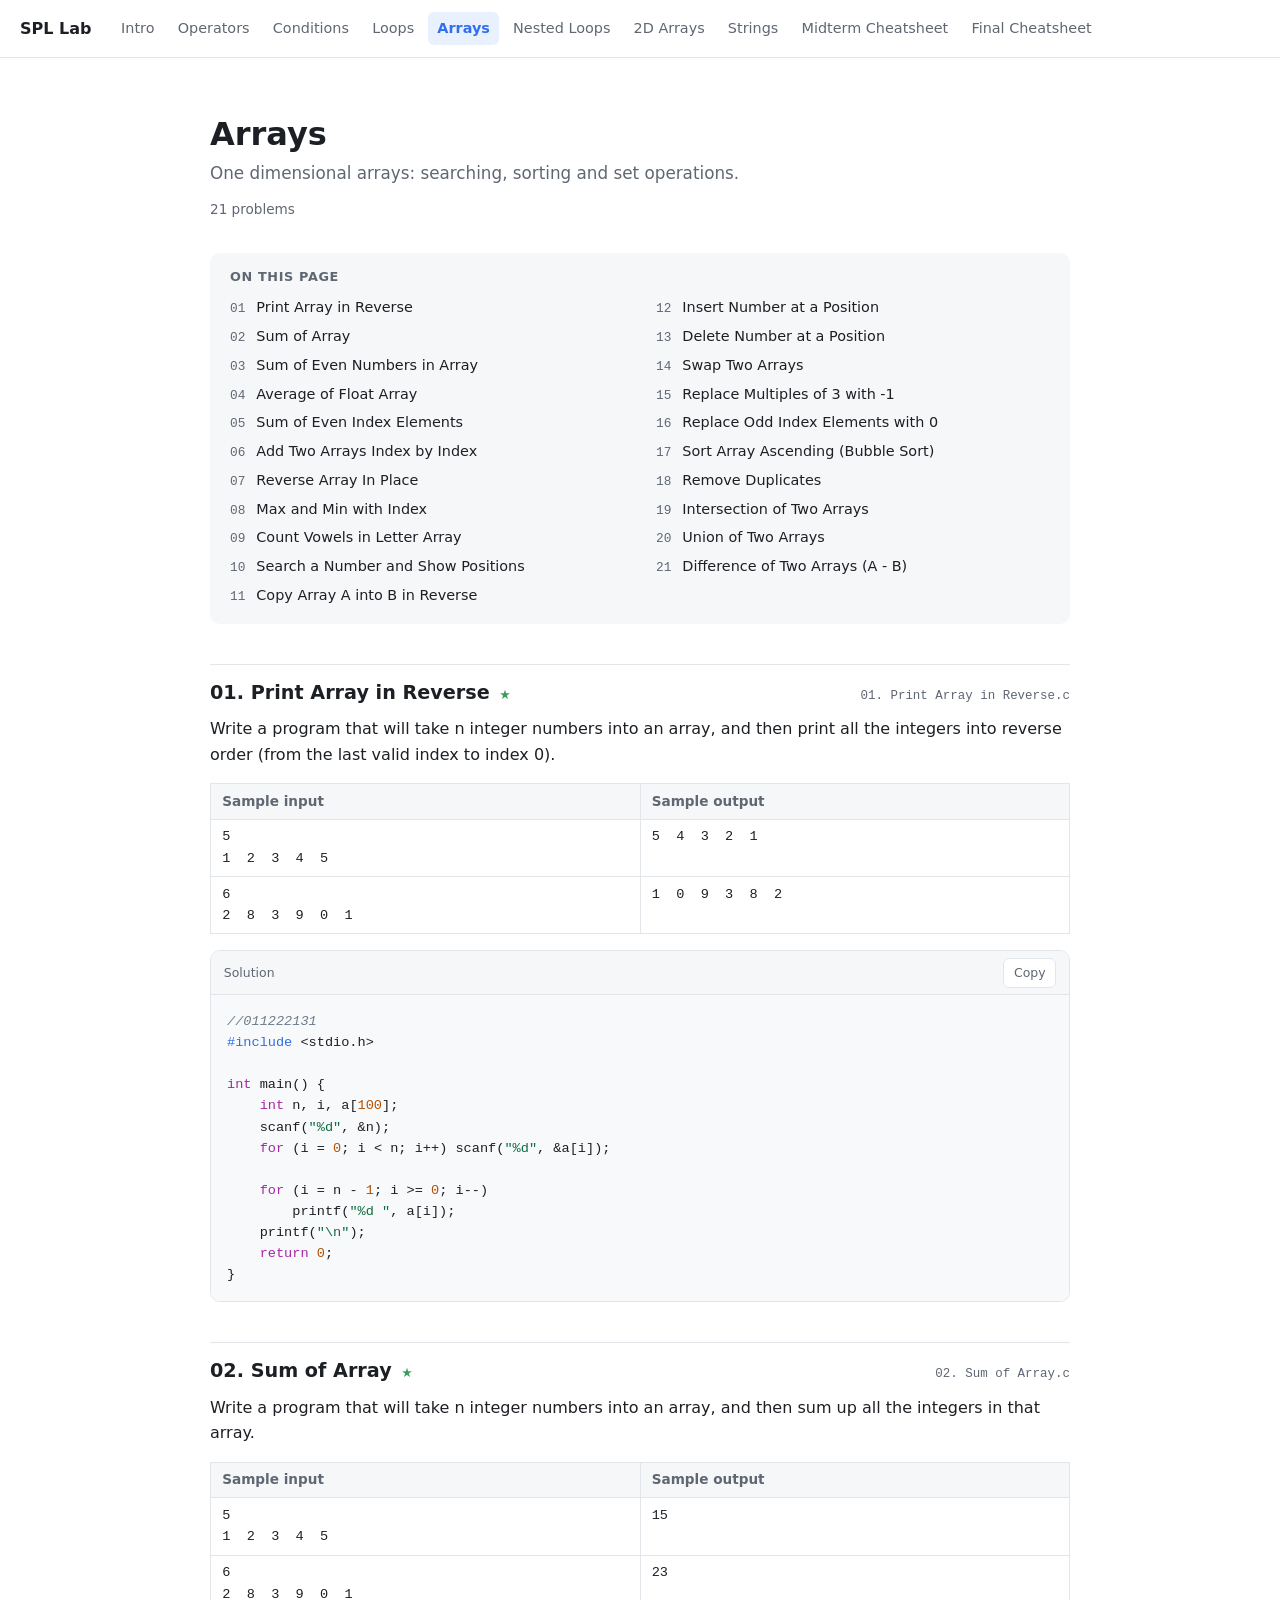
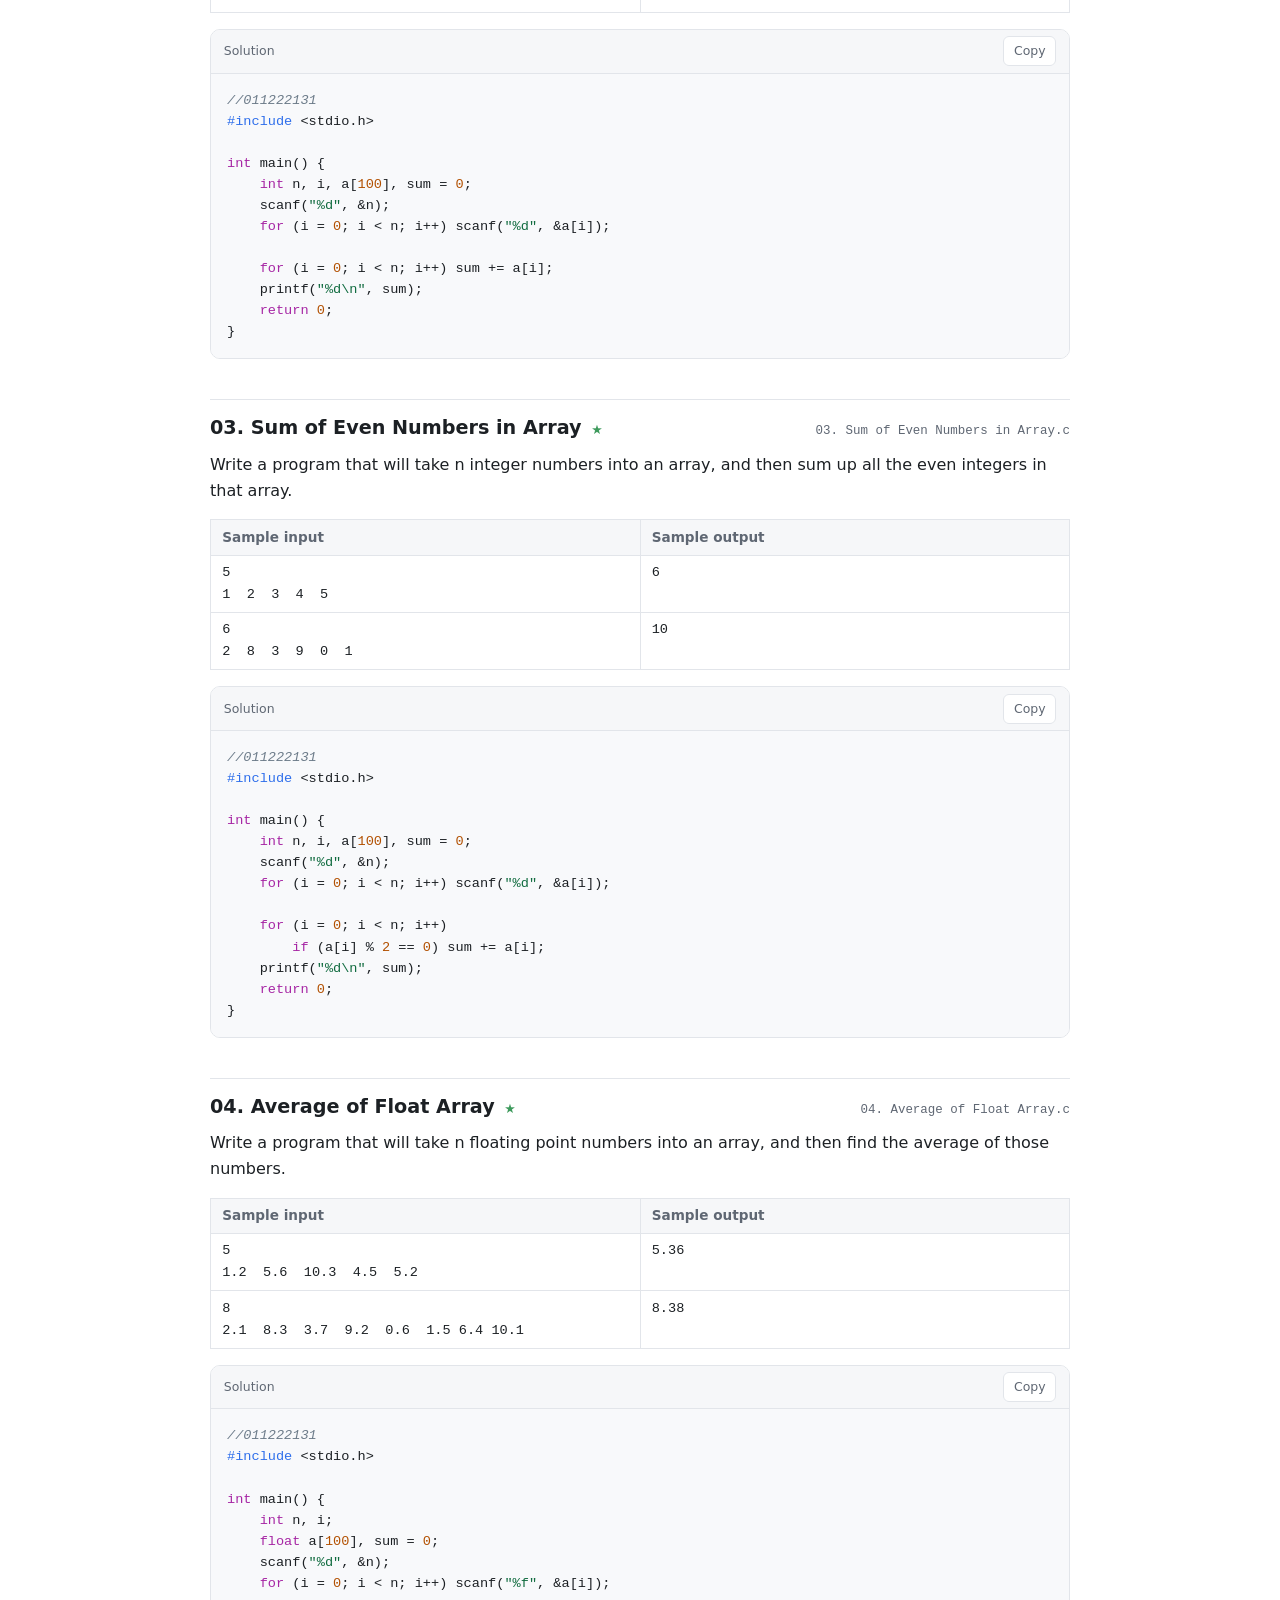
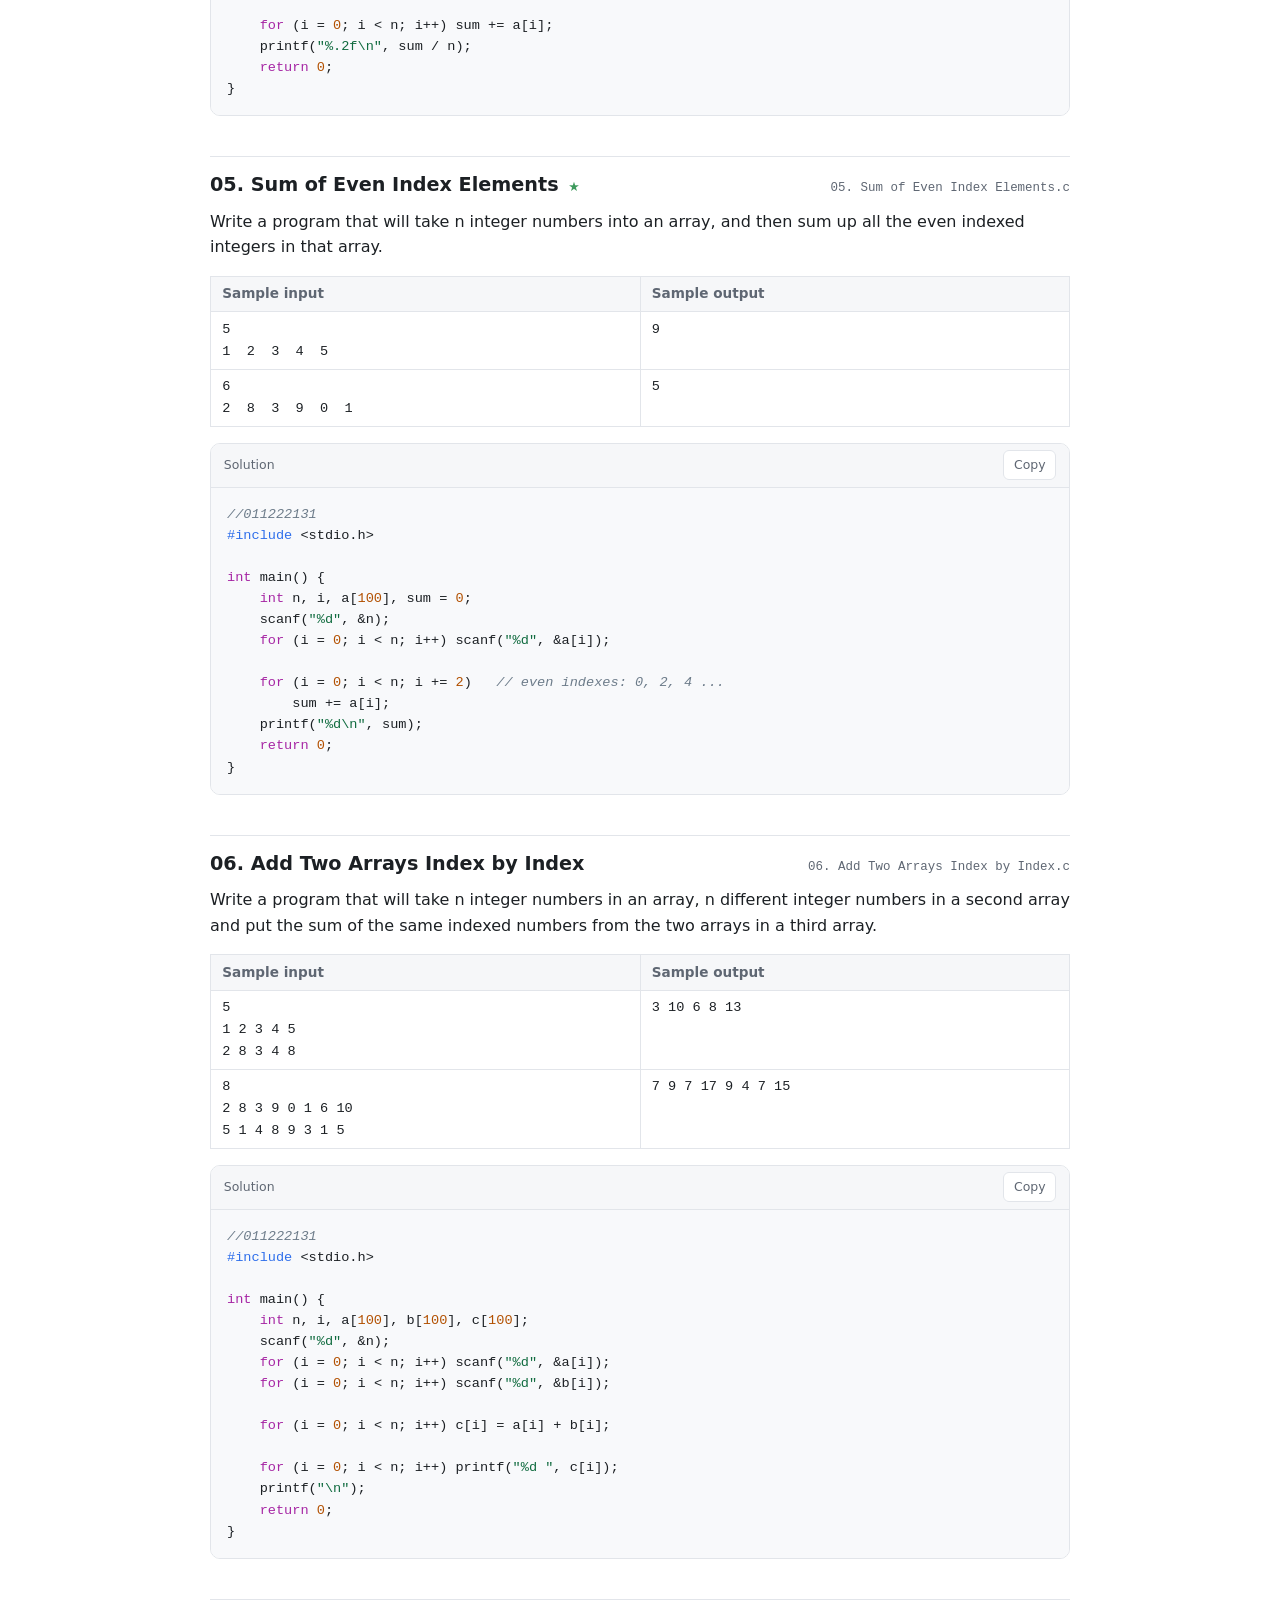
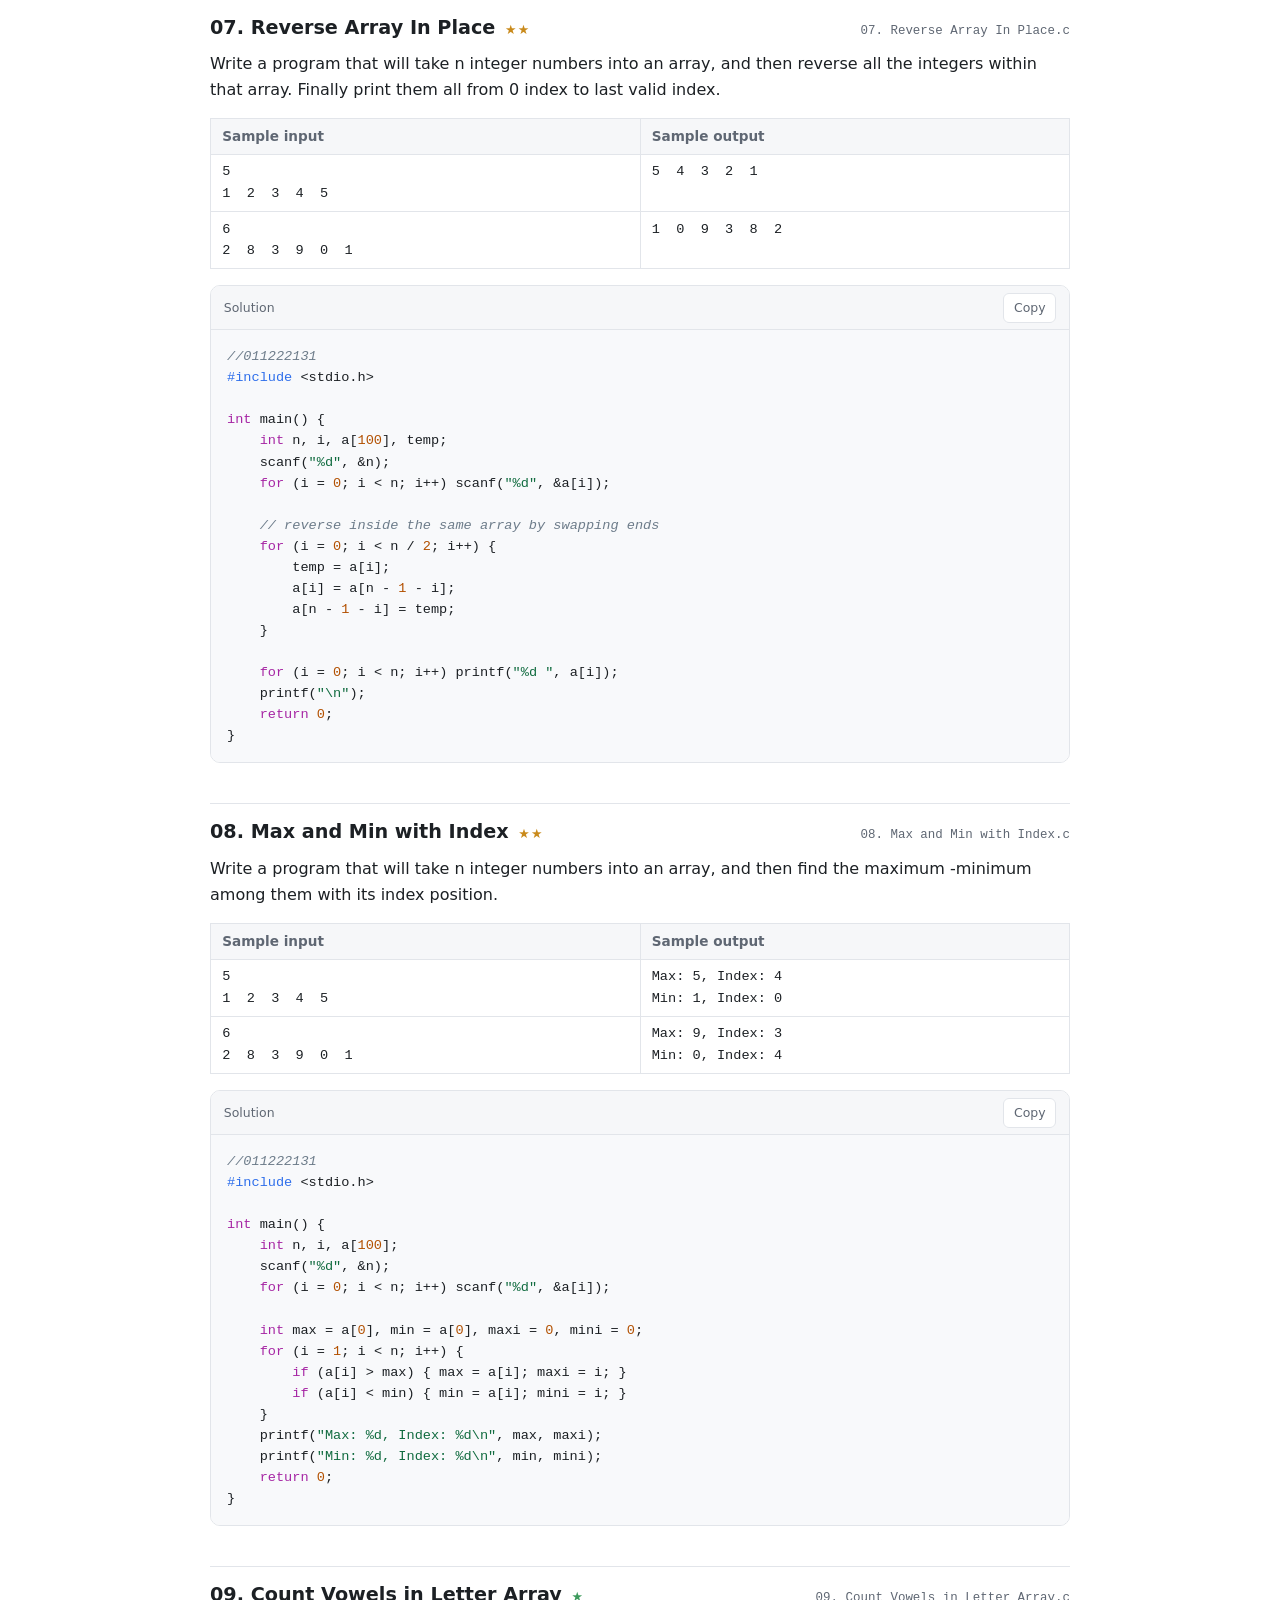
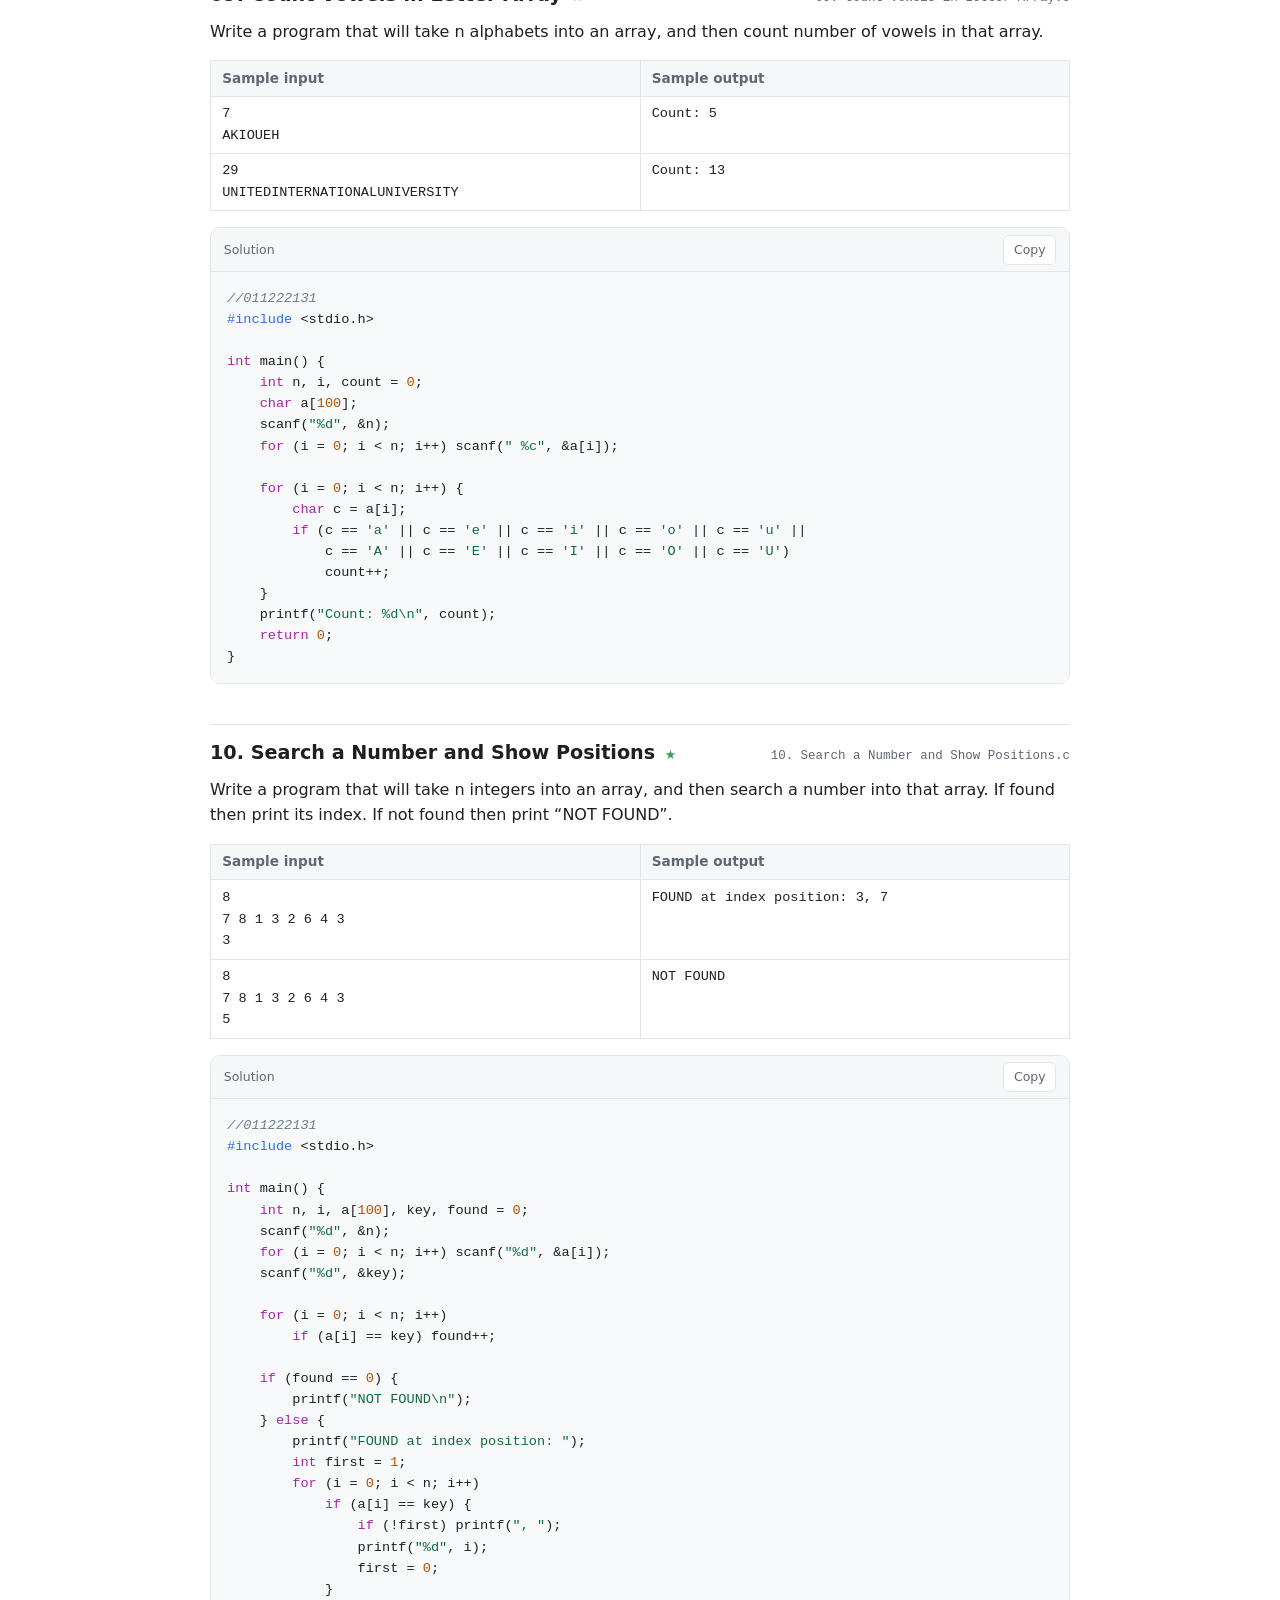
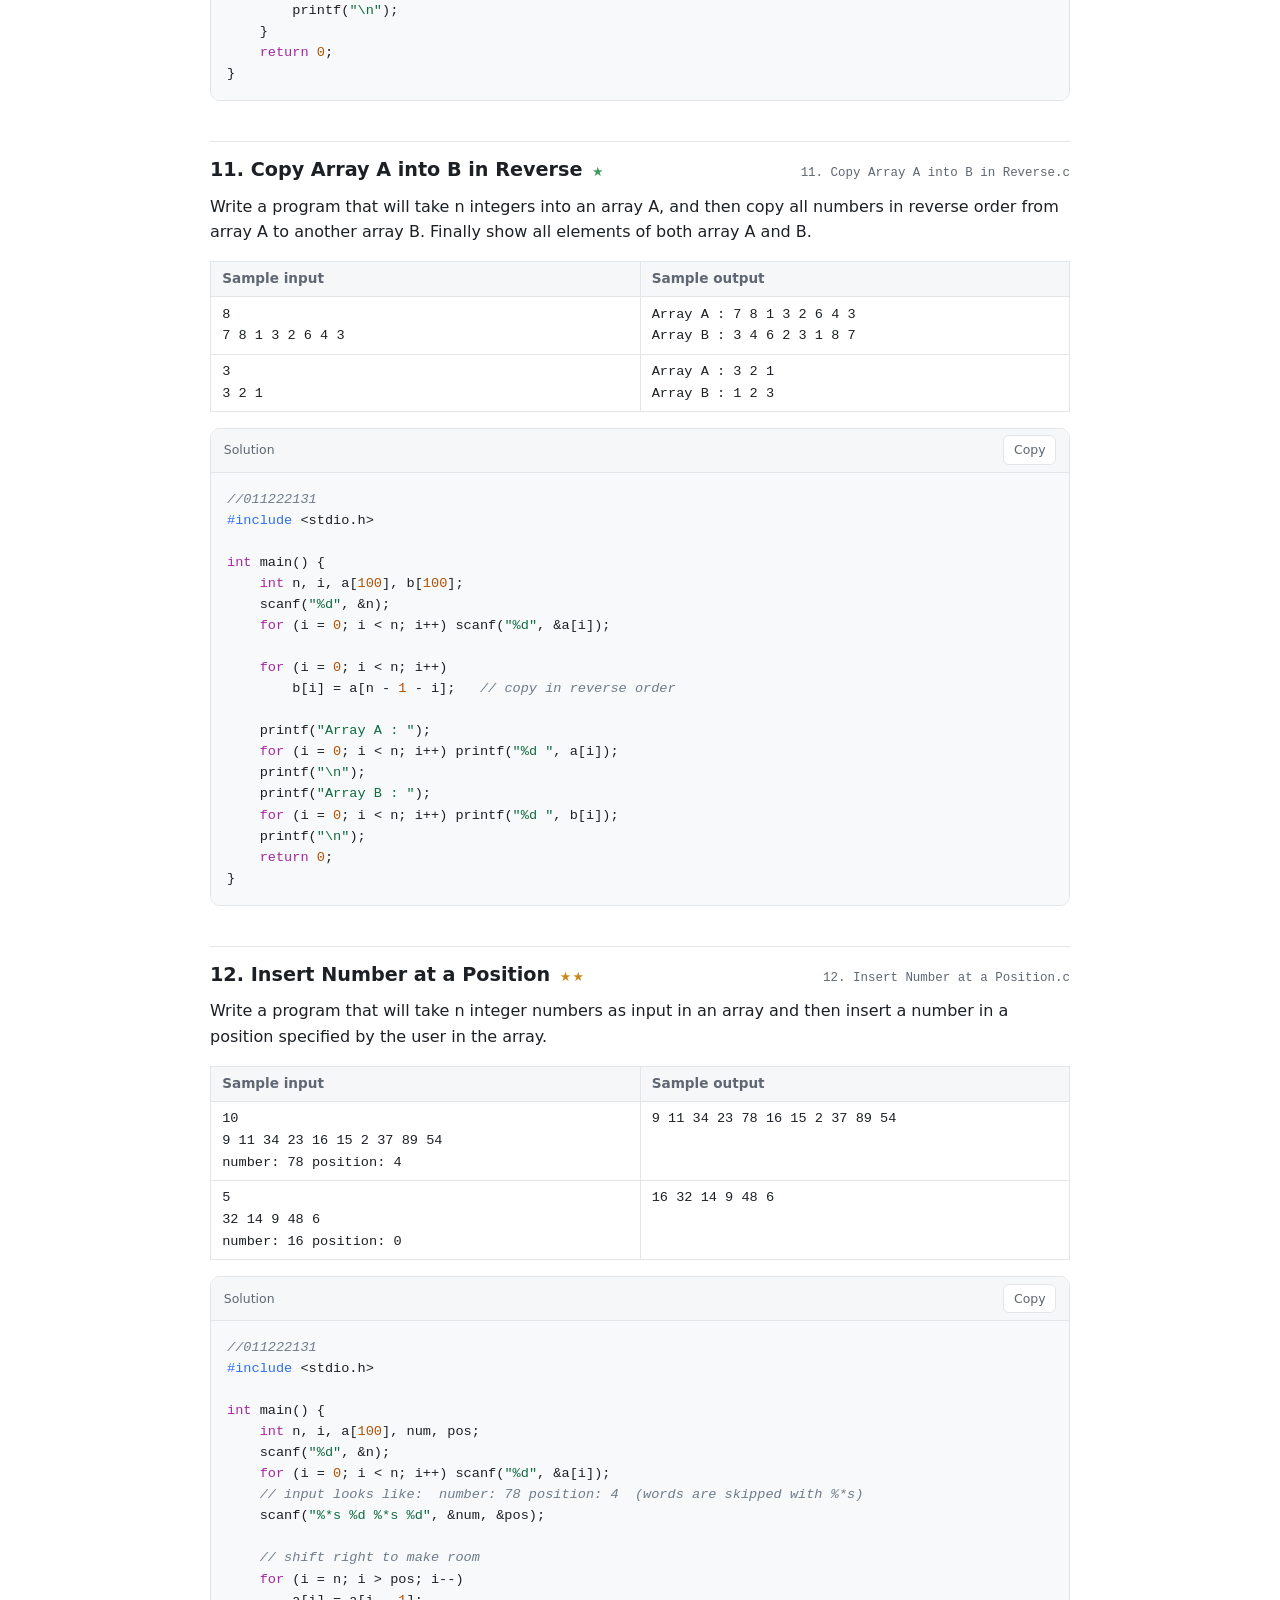
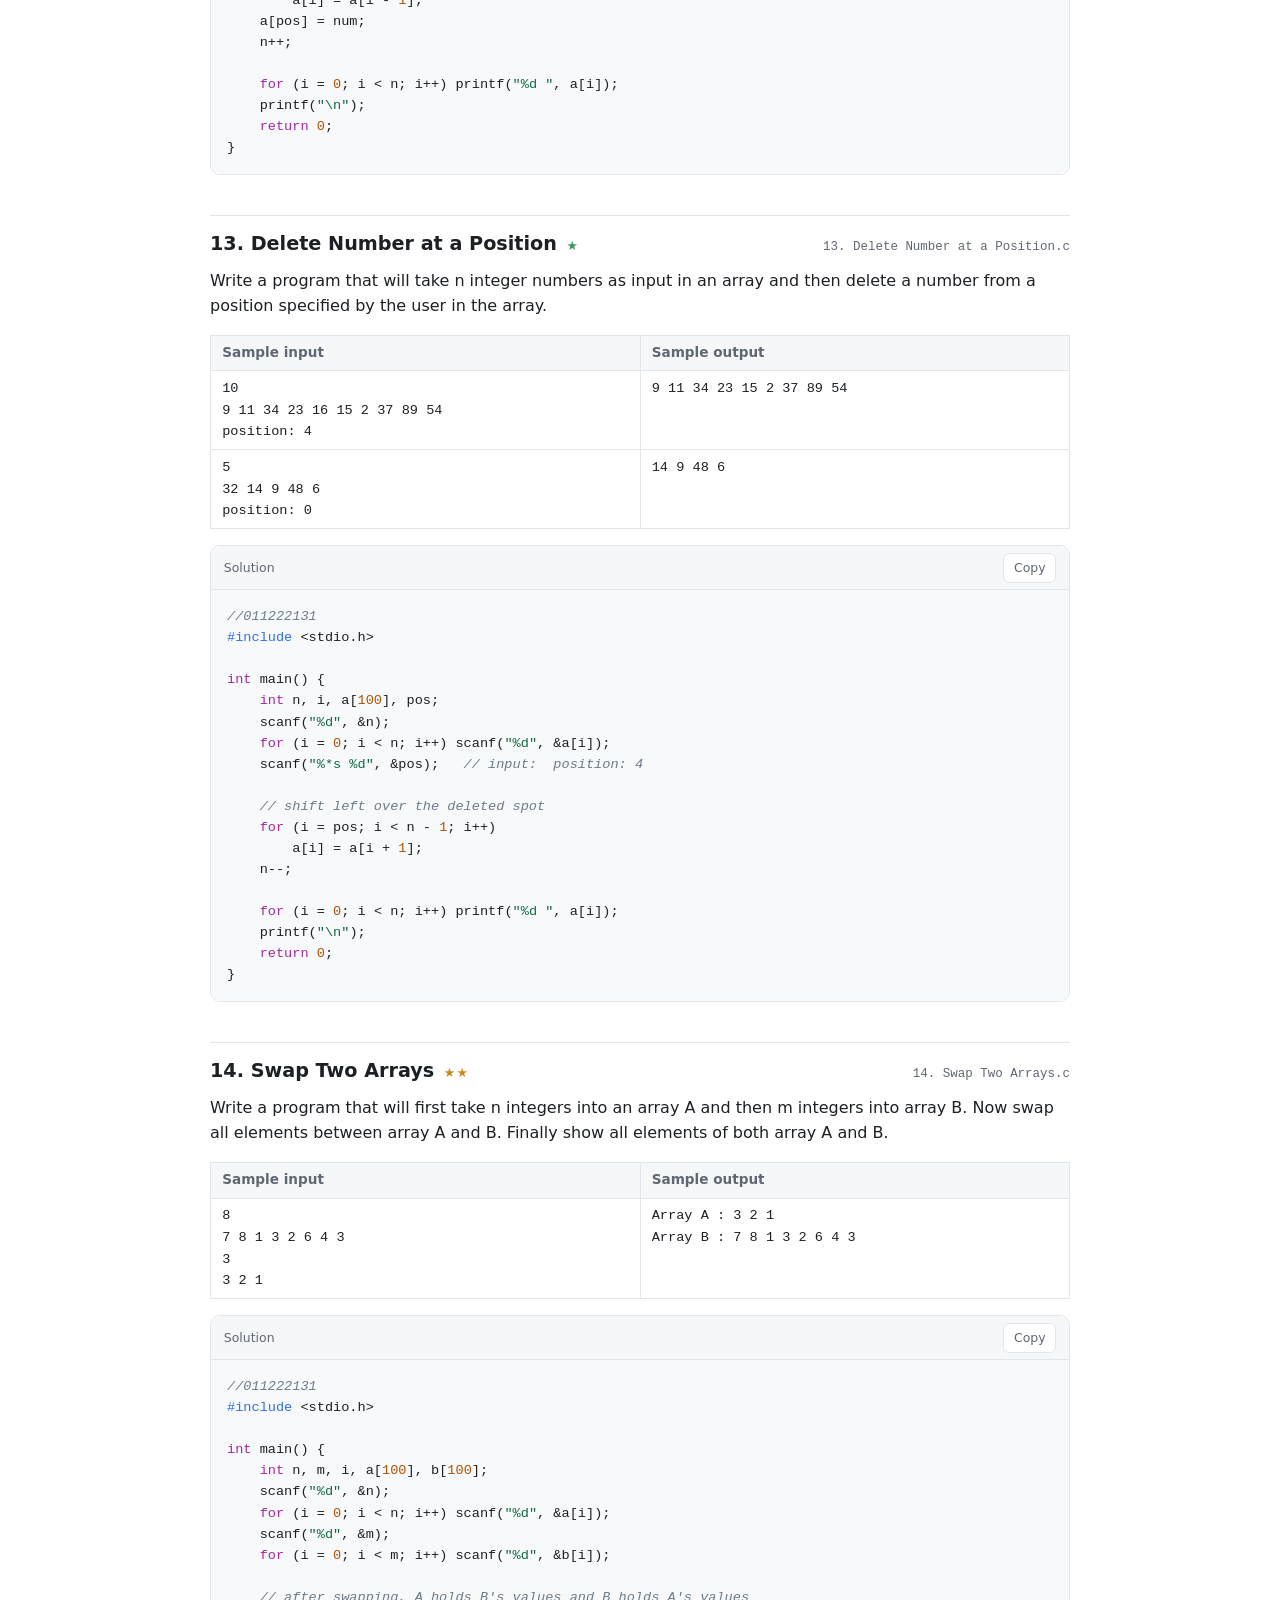
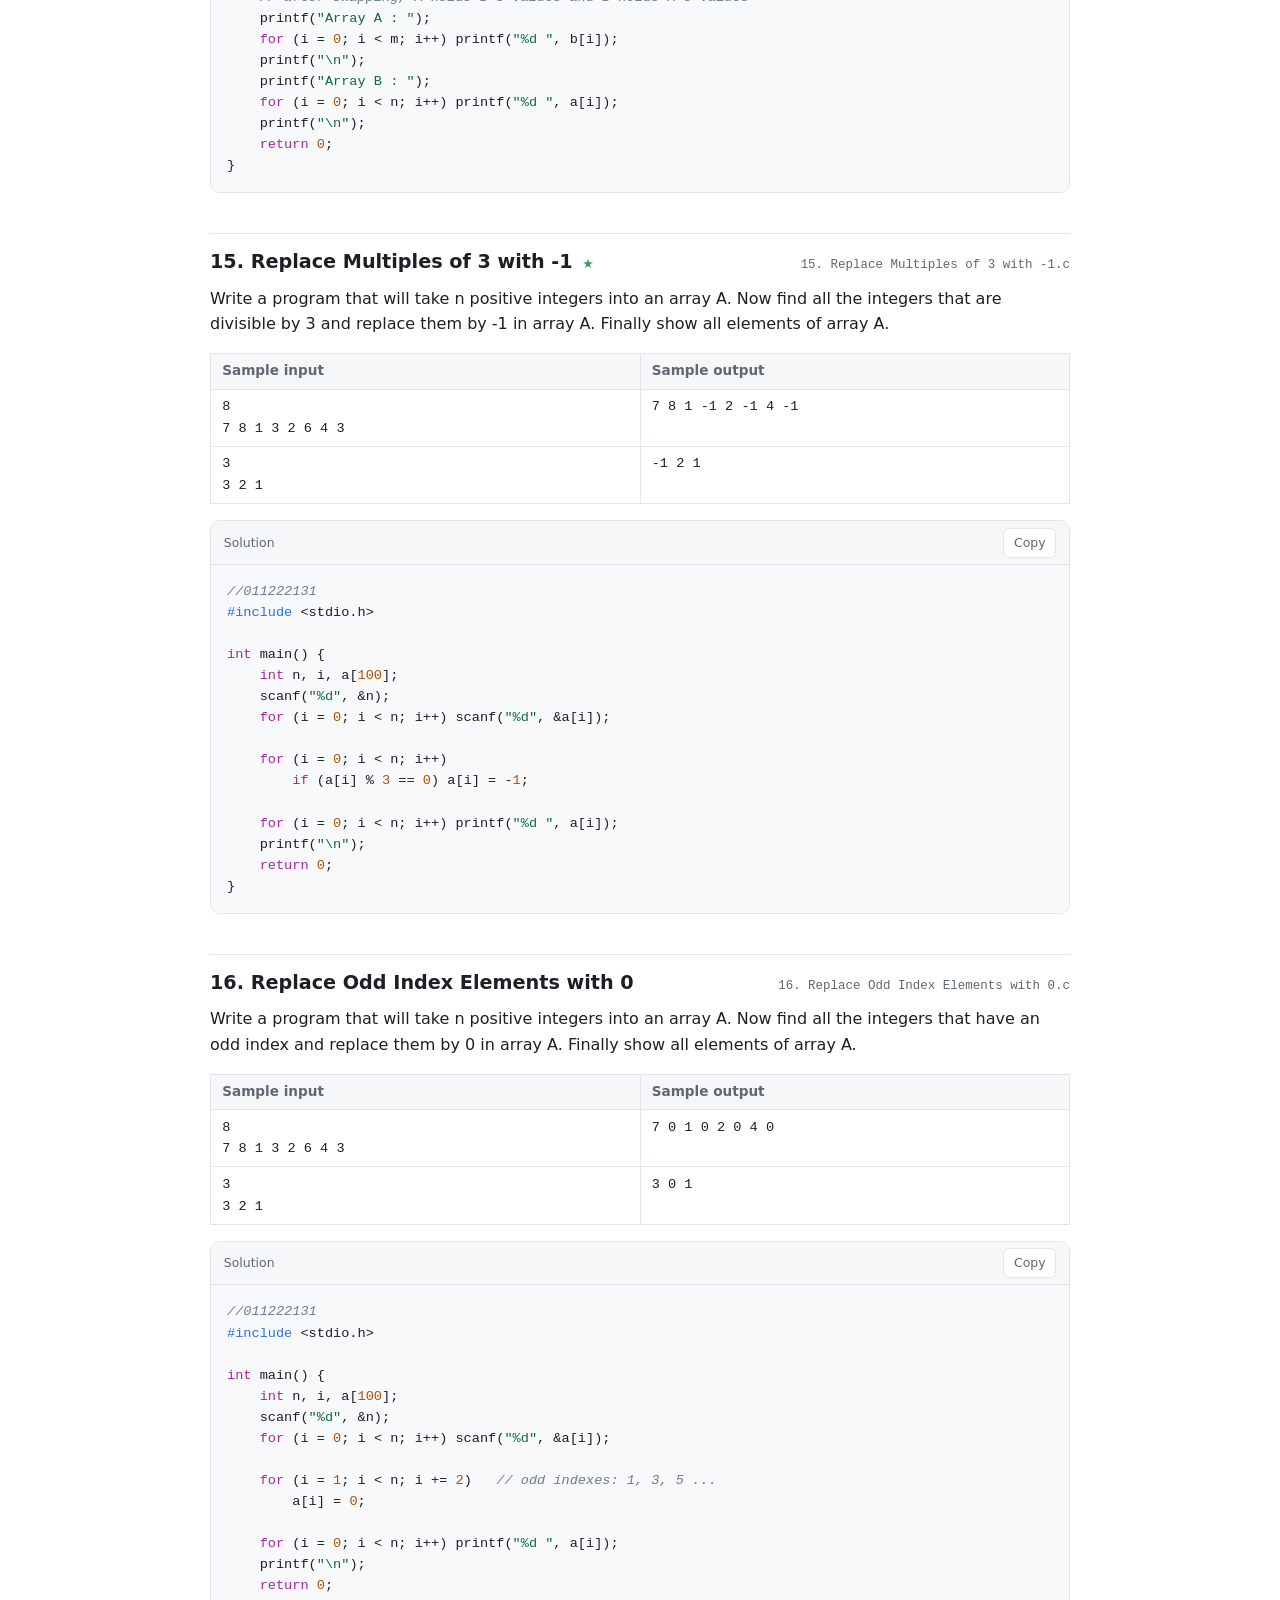
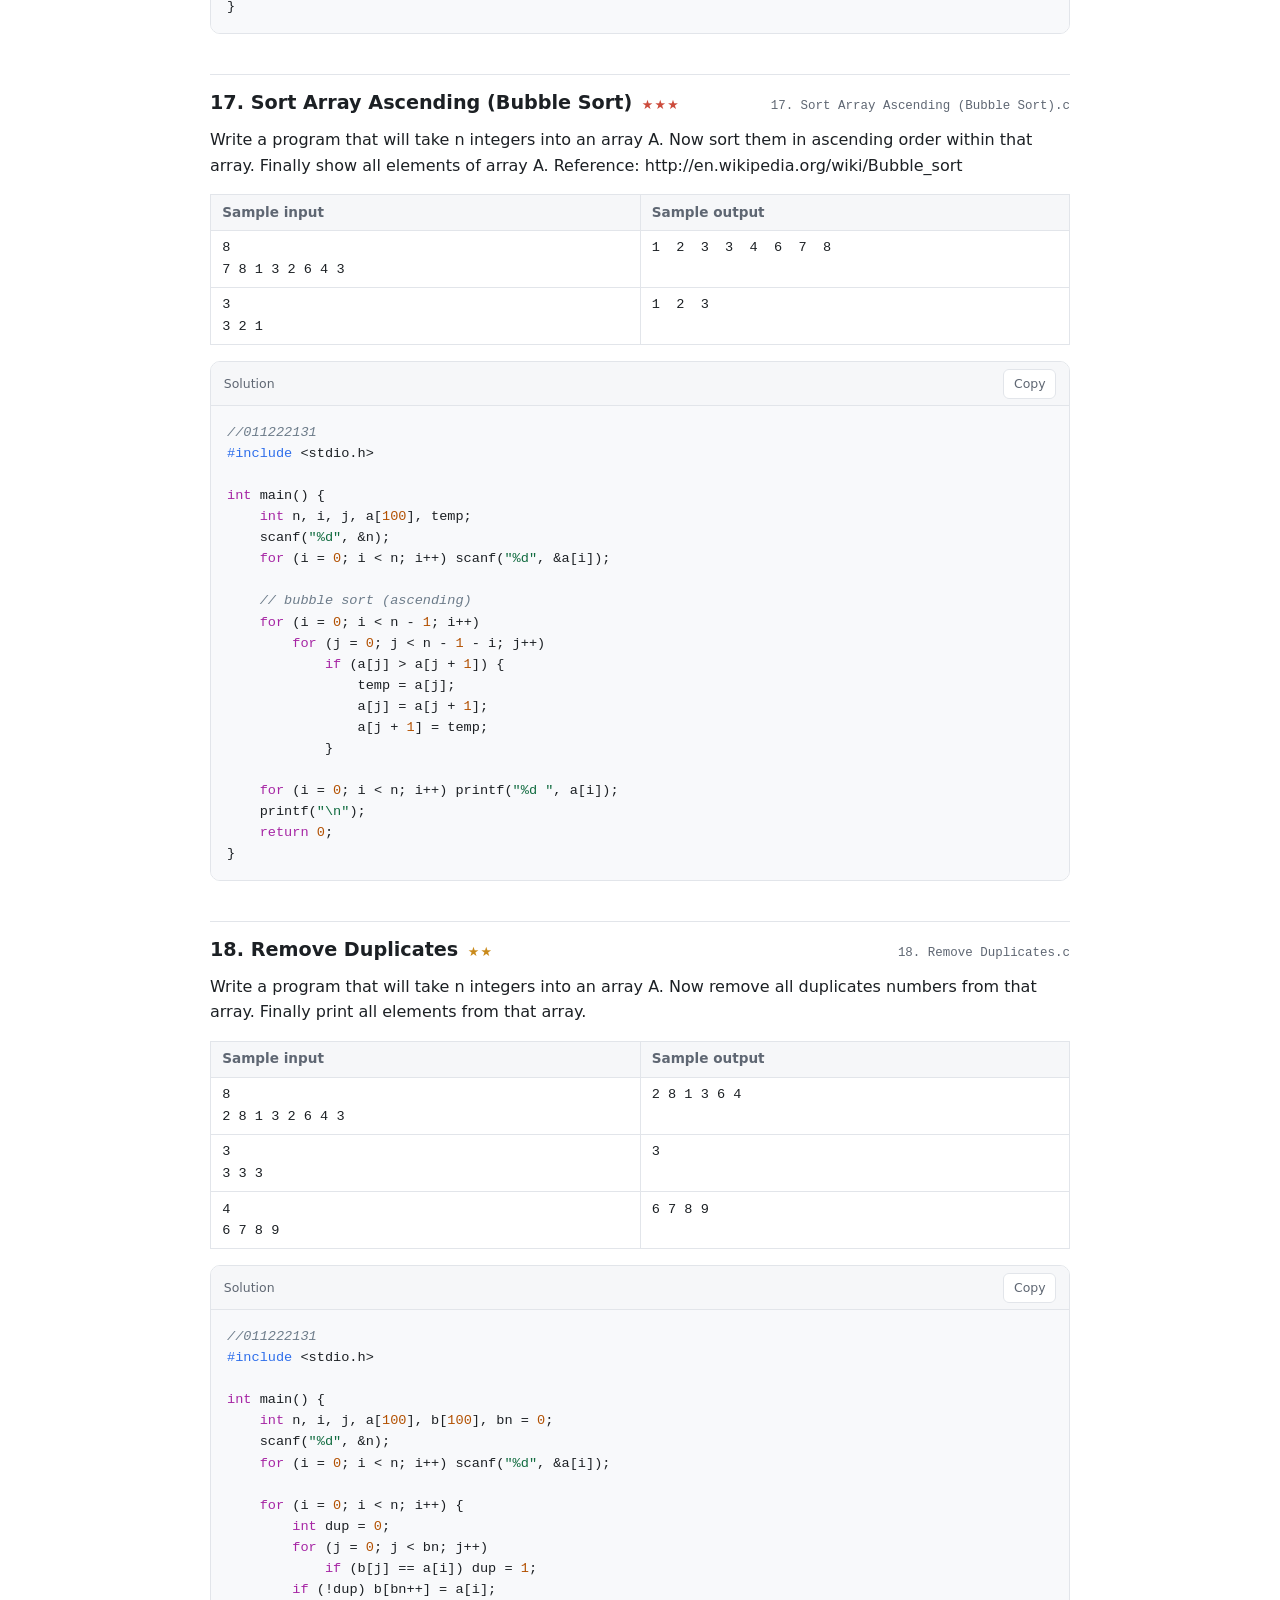
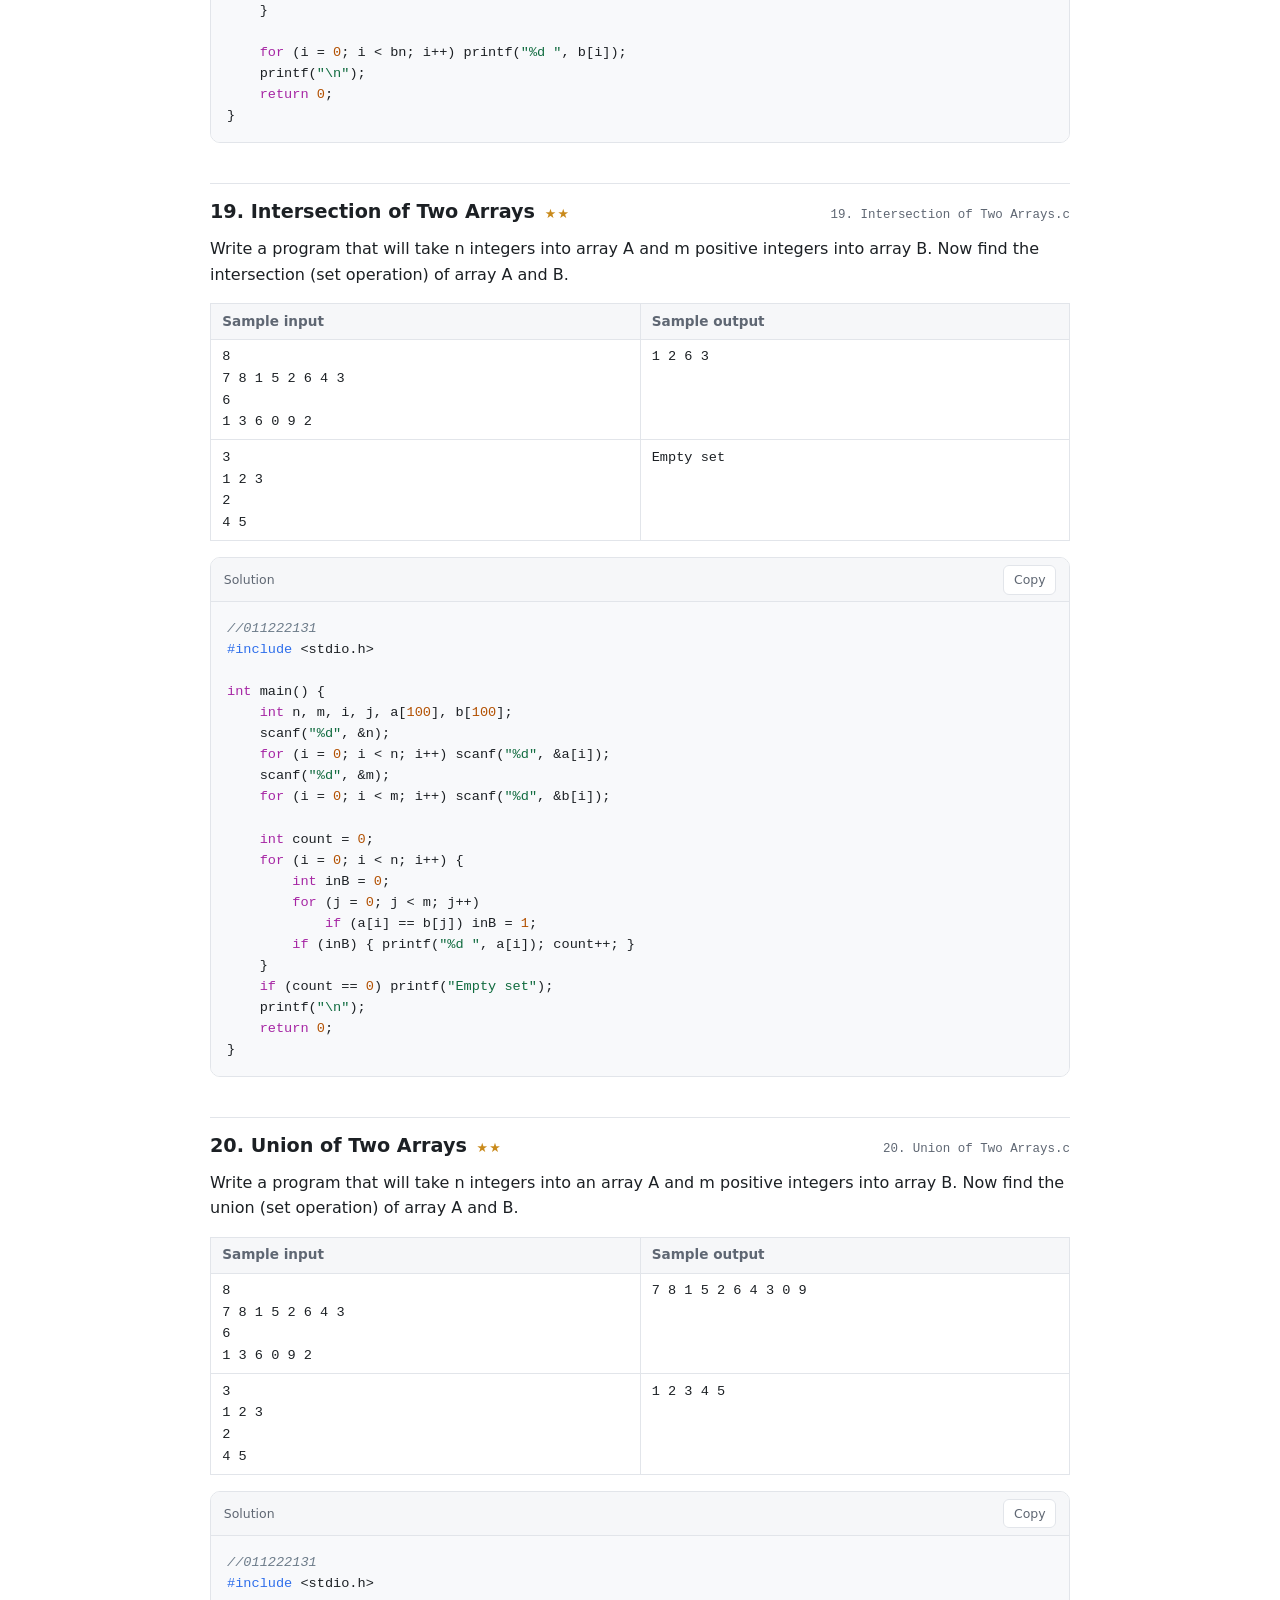
<file: docs/05-array.html>
<!DOCTYPE html>
<html lang="en">
<head>
  <meta charset="utf-8">
  <meta name="viewport" content="width=device-width, initial-scale=1">
  <title>Arrays - SPL Lab Solutions</title>
  <meta name="description" content="One dimensional arrays: searching, sorting and set operations.">
  <link rel="stylesheet" href="style.css">
</head>
<body>

  <header class="site-header">
    <a class="logo" href="index.html">SPL&nbsp;Lab</a>
    <nav class="site-nav">
      <a href="01-intro.html">Intro</a>
      <a href="02-operators.html">Operators</a>
      <a href="03-conditions.html">Conditions</a>
      <a href="04-loop.html">Loops</a>
      <a href="05-array.html" aria-current="page">Arrays</a>
      <a href="06-nested-loop.html">Nested Loops</a>
      <a href="07-2d-array.html">2D Arrays</a>
      <a href="08-strings.html">Strings</a>
      <a href="cheatsheet.html">Midterm Cheatsheet</a>
      <a href="final-cheatsheet.html">Final Cheatsheet</a>
    </nav>
  </header>

  <main>
    <section class="category-intro">
      <h1>Arrays</h1>
      <p class="lede">One dimensional arrays: searching, sorting and set operations.</p>
      <p class="stats">21 problems</p>
    </section>

    <nav class="contents">
      <h2>On this page</h2>
      <ol>
        <li><a href="#p01"><span class="n">01</span> Print Array in Reverse</a></li>
        <li><a href="#p02"><span class="n">02</span> Sum of Array</a></li>
        <li><a href="#p03"><span class="n">03</span> Sum of Even Numbers in Array</a></li>
        <li><a href="#p04"><span class="n">04</span> Average of Float Array</a></li>
        <li><a href="#p05"><span class="n">05</span> Sum of Even Index Elements</a></li>
        <li><a href="#p06"><span class="n">06</span> Add Two Arrays Index by Index</a></li>
        <li><a href="#p07"><span class="n">07</span> Reverse Array In Place</a></li>
        <li><a href="#p08"><span class="n">08</span> Max and Min with Index</a></li>
        <li><a href="#p09"><span class="n">09</span> Count Vowels in Letter Array</a></li>
        <li><a href="#p10"><span class="n">10</span> Search a Number and Show Positions</a></li>
        <li><a href="#p11"><span class="n">11</span> Copy Array A into B in Reverse</a></li>
        <li><a href="#p12"><span class="n">12</span> Insert Number at a Position</a></li>
        <li><a href="#p13"><span class="n">13</span> Delete Number at a Position</a></li>
        <li><a href="#p14"><span class="n">14</span> Swap Two Arrays</a></li>
        <li><a href="#p15"><span class="n">15</span> Replace Multiples of 3 with -1</a></li>
        <li><a href="#p16"><span class="n">16</span> Replace Odd Index Elements with 0</a></li>
        <li><a href="#p17"><span class="n">17</span> Sort Array Ascending (Bubble Sort)</a></li>
        <li><a href="#p18"><span class="n">18</span> Remove Duplicates</a></li>
        <li><a href="#p19"><span class="n">19</span> Intersection of Two Arrays</a></li>
        <li><a href="#p20"><span class="n">20</span> Union of Two Arrays</a></li>
        <li><a href="#p21"><span class="n">21</span> Difference of Two Arrays (A - B)</a></li>
      </ol>
    </nav>

    <section class="problem-list">
      <article class="problem" id="p01">
        <header class="problem-header">
          <h2>01. Print Array in Reverse</h2>
          <span class="difficulty difficulty-1" title="easy">&#9733;</span>
          <code class="filename">01. Print Array in Reverse.c</code>
        </header>
        <p class="statement">Write a program that will take n integer numbers into an array, and then print all the integers into reverse order (from the last valid index to index 0).</p>
        <div class="samples">
          <table>
            <thead>
              <tr><th>Sample input</th><th>Sample output</th></tr>
            </thead>
            <tbody>
            <tr>
              <td><pre>5
1  2  3  4  5</pre></td>
              <td><pre>5  4  3  2  1</pre></td>
            </tr>
            <tr>
              <td><pre>6
2  8  3  9  0  1</pre></td>
              <td><pre>1  0  9  3  8  2</pre></td>
            </tr>
            </tbody>
          </table>
        </div>
        <div class="solution">
          <div class="solution-bar">
            <span>Solution</span>
            <button class="copy-button" type="button">Copy</button>
          </div>
          <pre class="code"><code>//011222131
#include &lt;stdio.h&gt;

int main() {
    int n, i, a[100];
    scanf("%d", &amp;n);
    for (i = 0; i &lt; n; i++) scanf("%d", &amp;a[i]);

    for (i = n - 1; i &gt;= 0; i--)
        printf("%d ", a[i]);
    printf("\n");
    return 0;
}</code></pre>
        </div>
      </article>

      <article class="problem" id="p02">
        <header class="problem-header">
          <h2>02. Sum of Array</h2>
          <span class="difficulty difficulty-1" title="easy">&#9733;</span>
          <code class="filename">02. Sum of Array.c</code>
        </header>
        <p class="statement">Write a program that will take n integer numbers into an array, and then sum up all the integers in that array.</p>
        <div class="samples">
          <table>
            <thead>
              <tr><th>Sample input</th><th>Sample output</th></tr>
            </thead>
            <tbody>
            <tr>
              <td><pre>5
1  2  3  4  5</pre></td>
              <td><pre>15</pre></td>
            </tr>
            <tr>
              <td><pre>6
2  8  3  9  0  1</pre></td>
              <td><pre>23</pre></td>
            </tr>
            </tbody>
          </table>
        </div>
        <div class="solution">
          <div class="solution-bar">
            <span>Solution</span>
            <button class="copy-button" type="button">Copy</button>
          </div>
          <pre class="code"><code>//011222131
#include &lt;stdio.h&gt;

int main() {
    int n, i, a[100], sum = 0;
    scanf("%d", &amp;n);
    for (i = 0; i &lt; n; i++) scanf("%d", &amp;a[i]);

    for (i = 0; i &lt; n; i++) sum += a[i];
    printf("%d\n", sum);
    return 0;
}</code></pre>
        </div>
      </article>

      <article class="problem" id="p03">
        <header class="problem-header">
          <h2>03. Sum of Even Numbers in Array</h2>
          <span class="difficulty difficulty-1" title="easy">&#9733;</span>
          <code class="filename">03. Sum of Even Numbers in Array.c</code>
        </header>
        <p class="statement">Write a program that will take n integer numbers into an array, and then sum up all the even integers in that array.</p>
        <div class="samples">
          <table>
            <thead>
              <tr><th>Sample input</th><th>Sample output</th></tr>
            </thead>
            <tbody>
            <tr>
              <td><pre>5
1  2  3  4  5</pre></td>
              <td><pre>6</pre></td>
            </tr>
            <tr>
              <td><pre>6
2  8  3  9  0  1</pre></td>
              <td><pre>10</pre></td>
            </tr>
            </tbody>
          </table>
        </div>
        <div class="solution">
          <div class="solution-bar">
            <span>Solution</span>
            <button class="copy-button" type="button">Copy</button>
          </div>
          <pre class="code"><code>//011222131
#include &lt;stdio.h&gt;

int main() {
    int n, i, a[100], sum = 0;
    scanf("%d", &amp;n);
    for (i = 0; i &lt; n; i++) scanf("%d", &amp;a[i]);

    for (i = 0; i &lt; n; i++)
        if (a[i] % 2 == 0) sum += a[i];
    printf("%d\n", sum);
    return 0;
}</code></pre>
        </div>
      </article>

      <article class="problem" id="p04">
        <header class="problem-header">
          <h2>04. Average of Float Array</h2>
          <span class="difficulty difficulty-1" title="easy">&#9733;</span>
          <code class="filename">04. Average of Float Array.c</code>
        </header>
        <p class="statement">Write a program that will take n floating point numbers into an array, and then find the average of those numbers.</p>
        <div class="samples">
          <table>
            <thead>
              <tr><th>Sample input</th><th>Sample output</th></tr>
            </thead>
            <tbody>
            <tr>
              <td><pre>5
1.2  5.6  10.3  4.5  5.2</pre></td>
              <td><pre>5.36</pre></td>
            </tr>
            <tr>
              <td><pre>8
2.1  8.3  3.7  9.2  0.6  1.5 6.4 10.1</pre></td>
              <td><pre>8.38</pre></td>
            </tr>
            </tbody>
          </table>
        </div>
        <div class="solution">
          <div class="solution-bar">
            <span>Solution</span>
            <button class="copy-button" type="button">Copy</button>
          </div>
          <pre class="code"><code>//011222131
#include &lt;stdio.h&gt;

int main() {
    int n, i;
    float a[100], sum = 0;
    scanf("%d", &amp;n);
    for (i = 0; i &lt; n; i++) scanf("%f", &amp;a[i]);

    for (i = 0; i &lt; n; i++) sum += a[i];
    printf("%.2f\n", sum / n);
    return 0;
}</code></pre>
        </div>
      </article>

      <article class="problem" id="p05">
        <header class="problem-header">
          <h2>05. Sum of Even Index Elements</h2>
          <span class="difficulty difficulty-1" title="easy">&#9733;</span>
          <code class="filename">05. Sum of Even Index Elements.c</code>
        </header>
        <p class="statement">Write a program that will take n integer numbers into an array, and then sum up all the even indexed integers in that array.</p>
        <div class="samples">
          <table>
            <thead>
              <tr><th>Sample input</th><th>Sample output</th></tr>
            </thead>
            <tbody>
            <tr>
              <td><pre>5
1  2  3  4  5</pre></td>
              <td><pre>9</pre></td>
            </tr>
            <tr>
              <td><pre>6
2  8  3  9  0  1</pre></td>
              <td><pre>5</pre></td>
            </tr>
            </tbody>
          </table>
        </div>
        <div class="solution">
          <div class="solution-bar">
            <span>Solution</span>
            <button class="copy-button" type="button">Copy</button>
          </div>
          <pre class="code"><code>//011222131
#include &lt;stdio.h&gt;

int main() {
    int n, i, a[100], sum = 0;
    scanf("%d", &amp;n);
    for (i = 0; i &lt; n; i++) scanf("%d", &amp;a[i]);

    for (i = 0; i &lt; n; i += 2)   // even indexes: 0, 2, 4 ...
        sum += a[i];
    printf("%d\n", sum);
    return 0;
}</code></pre>
        </div>
      </article>

      <article class="problem" id="p06">
        <header class="problem-header">
          <h2>06. Add Two Arrays Index by Index</h2>
          
          <code class="filename">06. Add Two Arrays Index by Index.c</code>
        </header>
        <p class="statement">Write a program that will take n integer numbers in an array, n different integer numbers in a second array and put the sum of the same indexed numbers from the two arrays in a third array.</p>
        <div class="samples">
          <table>
            <thead>
              <tr><th>Sample input</th><th>Sample output</th></tr>
            </thead>
            <tbody>
            <tr>
              <td><pre>5
1 2 3 4 5
2 8 3 4 8</pre></td>
              <td><pre>3 10 6 8 13</pre></td>
            </tr>
            <tr>
              <td><pre>8
2 8 3 9 0 1 6 10
5 1 4 8 9 3 1 5</pre></td>
              <td><pre>7 9 7 17 9 4 7 15</pre></td>
            </tr>
            </tbody>
          </table>
        </div>
        <div class="solution">
          <div class="solution-bar">
            <span>Solution</span>
            <button class="copy-button" type="button">Copy</button>
          </div>
          <pre class="code"><code>//011222131
#include &lt;stdio.h&gt;

int main() {
    int n, i, a[100], b[100], c[100];
    scanf("%d", &amp;n);
    for (i = 0; i &lt; n; i++) scanf("%d", &amp;a[i]);
    for (i = 0; i &lt; n; i++) scanf("%d", &amp;b[i]);

    for (i = 0; i &lt; n; i++) c[i] = a[i] + b[i];

    for (i = 0; i &lt; n; i++) printf("%d ", c[i]);
    printf("\n");
    return 0;
}</code></pre>
        </div>
      </article>

      <article class="problem" id="p07">
        <header class="problem-header">
          <h2>07. Reverse Array In Place</h2>
          <span class="difficulty difficulty-2" title="medium">&#9733;&#9733;</span>
          <code class="filename">07. Reverse Array In Place.c</code>
        </header>
        <p class="statement">Write a program that will take n integer numbers into an array, and then reverse all the integers within that array. Finally print them all from 0 index to last valid index.</p>
        <div class="samples">
          <table>
            <thead>
              <tr><th>Sample input</th><th>Sample output</th></tr>
            </thead>
            <tbody>
            <tr>
              <td><pre>5
1  2  3  4  5</pre></td>
              <td><pre>5  4  3  2  1</pre></td>
            </tr>
            <tr>
              <td><pre>6
2  8  3  9  0  1</pre></td>
              <td><pre>1  0  9  3  8  2</pre></td>
            </tr>
            </tbody>
          </table>
        </div>
        <div class="solution">
          <div class="solution-bar">
            <span>Solution</span>
            <button class="copy-button" type="button">Copy</button>
          </div>
          <pre class="code"><code>//011222131
#include &lt;stdio.h&gt;

int main() {
    int n, i, a[100], temp;
    scanf("%d", &amp;n);
    for (i = 0; i &lt; n; i++) scanf("%d", &amp;a[i]);

    // reverse inside the same array by swapping ends
    for (i = 0; i &lt; n / 2; i++) {
        temp = a[i];
        a[i] = a[n - 1 - i];
        a[n - 1 - i] = temp;
    }

    for (i = 0; i &lt; n; i++) printf("%d ", a[i]);
    printf("\n");
    return 0;
}</code></pre>
        </div>
      </article>

      <article class="problem" id="p08">
        <header class="problem-header">
          <h2>08. Max and Min with Index</h2>
          <span class="difficulty difficulty-2" title="medium">&#9733;&#9733;</span>
          <code class="filename">08. Max and Min with Index.c</code>
        </header>
        <p class="statement">Write a program that will take n integer numbers into an array, and then find the maximum -minimum among them with its index position.</p>
        <div class="samples">
          <table>
            <thead>
              <tr><th>Sample input</th><th>Sample output</th></tr>
            </thead>
            <tbody>
            <tr>
              <td><pre>5
1  2  3  4  5</pre></td>
              <td><pre>Max: 5, Index: 4
Min: 1, Index: 0</pre></td>
            </tr>
            <tr>
              <td><pre>6
2  8  3  9  0  1</pre></td>
              <td><pre>Max: 9, Index: 3
Min: 0, Index: 4</pre></td>
            </tr>
            </tbody>
          </table>
        </div>
        <div class="solution">
          <div class="solution-bar">
            <span>Solution</span>
            <button class="copy-button" type="button">Copy</button>
          </div>
          <pre class="code"><code>//011222131
#include &lt;stdio.h&gt;

int main() {
    int n, i, a[100];
    scanf("%d", &amp;n);
    for (i = 0; i &lt; n; i++) scanf("%d", &amp;a[i]);

    int max = a[0], min = a[0], maxi = 0, mini = 0;
    for (i = 1; i &lt; n; i++) {
        if (a[i] &gt; max) { max = a[i]; maxi = i; }
        if (a[i] &lt; min) { min = a[i]; mini = i; }
    }
    printf("Max: %d, Index: %d\n", max, maxi);
    printf("Min: %d, Index: %d\n", min, mini);
    return 0;
}</code></pre>
        </div>
      </article>

      <article class="problem" id="p09">
        <header class="problem-header">
          <h2>09. Count Vowels in Letter Array</h2>
          <span class="difficulty difficulty-1" title="easy">&#9733;</span>
          <code class="filename">09. Count Vowels in Letter Array.c</code>
        </header>
        <p class="statement">Write a program that will take n alphabets into an array, and then count number of vowels in that array.</p>
        <div class="samples">
          <table>
            <thead>
              <tr><th>Sample input</th><th>Sample output</th></tr>
            </thead>
            <tbody>
            <tr>
              <td><pre>7
AKIOUEH</pre></td>
              <td><pre>Count: 5</pre></td>
            </tr>
            <tr>
              <td><pre>29
UNITEDINTERNATIONALUNIVERSITY</pre></td>
              <td><pre>Count: 13</pre></td>
            </tr>
            </tbody>
          </table>
        </div>
        <div class="solution">
          <div class="solution-bar">
            <span>Solution</span>
            <button class="copy-button" type="button">Copy</button>
          </div>
          <pre class="code"><code>//011222131
#include &lt;stdio.h&gt;

int main() {
    int n, i, count = 0;
    char a[100];
    scanf("%d", &amp;n);
    for (i = 0; i &lt; n; i++) scanf(" %c", &amp;a[i]);

    for (i = 0; i &lt; n; i++) {
        char c = a[i];
        if (c == 'a' || c == 'e' || c == 'i' || c == 'o' || c == 'u' ||
            c == 'A' || c == 'E' || c == 'I' || c == 'O' || c == 'U')
            count++;
    }
    printf("Count: %d\n", count);
    return 0;
}</code></pre>
        </div>
      </article>

      <article class="problem" id="p10">
        <header class="problem-header">
          <h2>10. Search a Number and Show Positions</h2>
          <span class="difficulty difficulty-1" title="easy">&#9733;</span>
          <code class="filename">10. Search a Number and Show Positions.c</code>
        </header>
        <p class="statement">Write a program that will take n integers into an array, and then search a number into that array. If found then print its index. If not found then print “NOT FOUND”.</p>
        <div class="samples">
          <table>
            <thead>
              <tr><th>Sample input</th><th>Sample output</th></tr>
            </thead>
            <tbody>
            <tr>
              <td><pre>8
7 8 1 3 2 6 4 3
3</pre></td>
              <td><pre>FOUND at index position: 3, 7</pre></td>
            </tr>
            <tr>
              <td><pre>8
7 8 1 3 2 6 4 3
5</pre></td>
              <td><pre>NOT FOUND</pre></td>
            </tr>
            </tbody>
          </table>
        </div>
        <div class="solution">
          <div class="solution-bar">
            <span>Solution</span>
            <button class="copy-button" type="button">Copy</button>
          </div>
          <pre class="code"><code>//011222131
#include &lt;stdio.h&gt;

int main() {
    int n, i, a[100], key, found = 0;
    scanf("%d", &amp;n);
    for (i = 0; i &lt; n; i++) scanf("%d", &amp;a[i]);
    scanf("%d", &amp;key);

    for (i = 0; i &lt; n; i++)
        if (a[i] == key) found++;

    if (found == 0) {
        printf("NOT FOUND\n");
    } else {
        printf("FOUND at index position: ");
        int first = 1;
        for (i = 0; i &lt; n; i++)
            if (a[i] == key) {
                if (!first) printf(", ");
                printf("%d", i);
                first = 0;
            }
        printf("\n");
    }
    return 0;
}</code></pre>
        </div>
      </article>

      <article class="problem" id="p11">
        <header class="problem-header">
          <h2>11. Copy Array A into B in Reverse</h2>
          <span class="difficulty difficulty-1" title="easy">&#9733;</span>
          <code class="filename">11. Copy Array A into B in Reverse.c</code>
        </header>
        <p class="statement">Write a program that will take n integers into an array A, and then copy all numbers in reverse order from array A to another array B. Finally show all elements of both array A and B.</p>
        <div class="samples">
          <table>
            <thead>
              <tr><th>Sample input</th><th>Sample output</th></tr>
            </thead>
            <tbody>
            <tr>
              <td><pre>8
7 8 1 3 2 6 4 3</pre></td>
              <td><pre>Array A : 7 8 1 3 2 6 4 3
Array B : 3 4 6 2 3 1 8 7</pre></td>
            </tr>
            <tr>
              <td><pre>3
3 2 1</pre></td>
              <td><pre>Array A : 3 2 1
Array B : 1 2 3</pre></td>
            </tr>
            </tbody>
          </table>
        </div>
        <div class="solution">
          <div class="solution-bar">
            <span>Solution</span>
            <button class="copy-button" type="button">Copy</button>
          </div>
          <pre class="code"><code>//011222131
#include &lt;stdio.h&gt;

int main() {
    int n, i, a[100], b[100];
    scanf("%d", &amp;n);
    for (i = 0; i &lt; n; i++) scanf("%d", &amp;a[i]);

    for (i = 0; i &lt; n; i++)
        b[i] = a[n - 1 - i];   // copy in reverse order

    printf("Array A : ");
    for (i = 0; i &lt; n; i++) printf("%d ", a[i]);
    printf("\n");
    printf("Array B : ");
    for (i = 0; i &lt; n; i++) printf("%d ", b[i]);
    printf("\n");
    return 0;
}</code></pre>
        </div>
      </article>

      <article class="problem" id="p12">
        <header class="problem-header">
          <h2>12. Insert Number at a Position</h2>
          <span class="difficulty difficulty-2" title="medium">&#9733;&#9733;</span>
          <code class="filename">12. Insert Number at a Position.c</code>
        </header>
        <p class="statement">Write a program that will take n integer numbers as input in an array and then insert a number in a position specified by the user in the array.</p>
        <div class="samples">
          <table>
            <thead>
              <tr><th>Sample input</th><th>Sample output</th></tr>
            </thead>
            <tbody>
            <tr>
              <td><pre>10
9 11 34 23 16 15 2 37 89 54
number: 78 position: 4</pre></td>
              <td><pre>9 11 34 23 78 16 15 2 37 89 54</pre></td>
            </tr>
            <tr>
              <td><pre>5
32 14 9 48 6
number: 16 position: 0</pre></td>
              <td><pre>16 32 14 9 48 6</pre></td>
            </tr>
            </tbody>
          </table>
        </div>
        <div class="solution">
          <div class="solution-bar">
            <span>Solution</span>
            <button class="copy-button" type="button">Copy</button>
          </div>
          <pre class="code"><code>//011222131
#include &lt;stdio.h&gt;

int main() {
    int n, i, a[100], num, pos;
    scanf("%d", &amp;n);
    for (i = 0; i &lt; n; i++) scanf("%d", &amp;a[i]);
    // input looks like:  number: 78 position: 4  (words are skipped with %*s)
    scanf("%*s %d %*s %d", &amp;num, &amp;pos);

    // shift right to make room
    for (i = n; i &gt; pos; i--)
        a[i] = a[i - 1];
    a[pos] = num;
    n++;

    for (i = 0; i &lt; n; i++) printf("%d ", a[i]);
    printf("\n");
    return 0;
}</code></pre>
        </div>
      </article>

      <article class="problem" id="p13">
        <header class="problem-header">
          <h2>13. Delete Number at a Position</h2>
          <span class="difficulty difficulty-1" title="easy">&#9733;</span>
          <code class="filename">13. Delete Number at a Position.c</code>
        </header>
        <p class="statement">Write a program that will take n integer numbers as input in an array and then delete a number from a position specified by the user in the array.</p>
        <div class="samples">
          <table>
            <thead>
              <tr><th>Sample input</th><th>Sample output</th></tr>
            </thead>
            <tbody>
            <tr>
              <td><pre>10
9 11 34 23 16 15 2 37 89 54
position: 4</pre></td>
              <td><pre>9 11 34 23 15 2 37 89 54</pre></td>
            </tr>
            <tr>
              <td><pre>5
32 14 9 48 6
position: 0</pre></td>
              <td><pre>14 9 48 6</pre></td>
            </tr>
            </tbody>
          </table>
        </div>
        <div class="solution">
          <div class="solution-bar">
            <span>Solution</span>
            <button class="copy-button" type="button">Copy</button>
          </div>
          <pre class="code"><code>//011222131
#include &lt;stdio.h&gt;

int main() {
    int n, i, a[100], pos;
    scanf("%d", &amp;n);
    for (i = 0; i &lt; n; i++) scanf("%d", &amp;a[i]);
    scanf("%*s %d", &amp;pos);   // input:  position: 4

    // shift left over the deleted spot
    for (i = pos; i &lt; n - 1; i++)
        a[i] = a[i + 1];
    n--;

    for (i = 0; i &lt; n; i++) printf("%d ", a[i]);
    printf("\n");
    return 0;
}</code></pre>
        </div>
      </article>

      <article class="problem" id="p14">
        <header class="problem-header">
          <h2>14. Swap Two Arrays</h2>
          <span class="difficulty difficulty-2" title="medium">&#9733;&#9733;</span>
          <code class="filename">14. Swap Two Arrays.c</code>
        </header>
        <p class="statement">Write a program that will first take n integers into an array A and then m integers into array B. Now swap all elements between array A and B. Finally show all elements of both array A and B.</p>
        <div class="samples">
          <table>
            <thead>
              <tr><th>Sample input</th><th>Sample output</th></tr>
            </thead>
            <tbody>
            <tr>
              <td><pre>8
7 8 1 3 2 6 4 3
3
3 2 1</pre></td>
              <td><pre>Array A : 3 2 1
Array B : 7 8 1 3 2 6 4 3</pre></td>
            </tr>
            </tbody>
          </table>
        </div>
        <div class="solution">
          <div class="solution-bar">
            <span>Solution</span>
            <button class="copy-button" type="button">Copy</button>
          </div>
          <pre class="code"><code>//011222131
#include &lt;stdio.h&gt;

int main() {
    int n, m, i, a[100], b[100];
    scanf("%d", &amp;n);
    for (i = 0; i &lt; n; i++) scanf("%d", &amp;a[i]);
    scanf("%d", &amp;m);
    for (i = 0; i &lt; m; i++) scanf("%d", &amp;b[i]);

    // after swapping, A holds B's values and B holds A's values
    printf("Array A : ");
    for (i = 0; i &lt; m; i++) printf("%d ", b[i]);
    printf("\n");
    printf("Array B : ");
    for (i = 0; i &lt; n; i++) printf("%d ", a[i]);
    printf("\n");
    return 0;
}</code></pre>
        </div>
      </article>

      <article class="problem" id="p15">
        <header class="problem-header">
          <h2>15. Replace Multiples of 3 with -1</h2>
          <span class="difficulty difficulty-1" title="easy">&#9733;</span>
          <code class="filename">15. Replace Multiples of 3 with -1.c</code>
        </header>
        <p class="statement">Write a program that will take n positive integers into an array A. Now find all the integers that are divisible by 3 and replace them by -1 in array A. Finally show all elements of array A.</p>
        <div class="samples">
          <table>
            <thead>
              <tr><th>Sample input</th><th>Sample output</th></tr>
            </thead>
            <tbody>
            <tr>
              <td><pre>8
7 8 1 3 2 6 4 3</pre></td>
              <td><pre>7 8 1 -1 2 -1 4 -1</pre></td>
            </tr>
            <tr>
              <td><pre>3
3 2 1</pre></td>
              <td><pre>-1 2 1</pre></td>
            </tr>
            </tbody>
          </table>
        </div>
        <div class="solution">
          <div class="solution-bar">
            <span>Solution</span>
            <button class="copy-button" type="button">Copy</button>
          </div>
          <pre class="code"><code>//011222131
#include &lt;stdio.h&gt;

int main() {
    int n, i, a[100];
    scanf("%d", &amp;n);
    for (i = 0; i &lt; n; i++) scanf("%d", &amp;a[i]);

    for (i = 0; i &lt; n; i++)
        if (a[i] % 3 == 0) a[i] = -1;

    for (i = 0; i &lt; n; i++) printf("%d ", a[i]);
    printf("\n");
    return 0;
}</code></pre>
        </div>
      </article>

      <article class="problem" id="p16">
        <header class="problem-header">
          <h2>16. Replace Odd Index Elements with 0</h2>
          
          <code class="filename">16. Replace Odd Index Elements with 0.c</code>
        </header>
        <p class="statement">Write a program that will take n positive integers into an array A. Now find all the integers that have an odd index and replace them by 0 in array A. Finally show all elements of array A.</p>
        <div class="samples">
          <table>
            <thead>
              <tr><th>Sample input</th><th>Sample output</th></tr>
            </thead>
            <tbody>
            <tr>
              <td><pre>8
7 8 1 3 2 6 4 3</pre></td>
              <td><pre>7 0 1 0 2 0 4 0</pre></td>
            </tr>
            <tr>
              <td><pre>3
3 2 1</pre></td>
              <td><pre>3 0 1</pre></td>
            </tr>
            </tbody>
          </table>
        </div>
        <div class="solution">
          <div class="solution-bar">
            <span>Solution</span>
            <button class="copy-button" type="button">Copy</button>
          </div>
          <pre class="code"><code>//011222131
#include &lt;stdio.h&gt;

int main() {
    int n, i, a[100];
    scanf("%d", &amp;n);
    for (i = 0; i &lt; n; i++) scanf("%d", &amp;a[i]);

    for (i = 1; i &lt; n; i += 2)   // odd indexes: 1, 3, 5 ...
        a[i] = 0;

    for (i = 0; i &lt; n; i++) printf("%d ", a[i]);
    printf("\n");
    return 0;
}</code></pre>
        </div>
      </article>

      <article class="problem" id="p17">
        <header class="problem-header">
          <h2>17. Sort Array Ascending (Bubble Sort)</h2>
          <span class="difficulty difficulty-3" title="hard">&#9733;&#9733;&#9733;</span>
          <code class="filename">17. Sort Array Ascending (Bubble Sort).c</code>
        </header>
        <p class="statement">Write a program that will take n integers into an array A. Now sort them in ascending order within that array. Finally show all elements of array A. Reference: http://en.wikipedia.org/wiki/Bubble_sort</p>
        <div class="samples">
          <table>
            <thead>
              <tr><th>Sample input</th><th>Sample output</th></tr>
            </thead>
            <tbody>
            <tr>
              <td><pre>8
7 8 1 3 2 6 4 3</pre></td>
              <td><pre>1  2  3  3  4  6  7  8</pre></td>
            </tr>
            <tr>
              <td><pre>3
3 2 1</pre></td>
              <td><pre>1  2  3</pre></td>
            </tr>
            </tbody>
          </table>
        </div>
        <div class="solution">
          <div class="solution-bar">
            <span>Solution</span>
            <button class="copy-button" type="button">Copy</button>
          </div>
          <pre class="code"><code>//011222131
#include &lt;stdio.h&gt;

int main() {
    int n, i, j, a[100], temp;
    scanf("%d", &amp;n);
    for (i = 0; i &lt; n; i++) scanf("%d", &amp;a[i]);

    // bubble sort (ascending)
    for (i = 0; i &lt; n - 1; i++)
        for (j = 0; j &lt; n - 1 - i; j++)
            if (a[j] &gt; a[j + 1]) {
                temp = a[j];
                a[j] = a[j + 1];
                a[j + 1] = temp;
            }

    for (i = 0; i &lt; n; i++) printf("%d ", a[i]);
    printf("\n");
    return 0;
}</code></pre>
        </div>
      </article>

      <article class="problem" id="p18">
        <header class="problem-header">
          <h2>18. Remove Duplicates</h2>
          <span class="difficulty difficulty-2" title="medium">&#9733;&#9733;</span>
          <code class="filename">18. Remove Duplicates.c</code>
        </header>
        <p class="statement">Write a program that will take n integers into an array A. Now remove all duplicates numbers from that array. Finally print all elements from that array.</p>
        <div class="samples">
          <table>
            <thead>
              <tr><th>Sample input</th><th>Sample output</th></tr>
            </thead>
            <tbody>
            <tr>
              <td><pre>8
2 8 1 3 2 6 4 3</pre></td>
              <td><pre>2 8 1 3 6 4</pre></td>
            </tr>
            <tr>
              <td><pre>3
3 3 3</pre></td>
              <td><pre>3</pre></td>
            </tr>
            <tr>
              <td><pre>4
6 7 8 9</pre></td>
              <td><pre>6 7 8 9</pre></td>
            </tr>
            </tbody>
          </table>
        </div>
        <div class="solution">
          <div class="solution-bar">
            <span>Solution</span>
            <button class="copy-button" type="button">Copy</button>
          </div>
          <pre class="code"><code>//011222131
#include &lt;stdio.h&gt;

int main() {
    int n, i, j, a[100], b[100], bn = 0;
    scanf("%d", &amp;n);
    for (i = 0; i &lt; n; i++) scanf("%d", &amp;a[i]);

    for (i = 0; i &lt; n; i++) {
        int dup = 0;
        for (j = 0; j &lt; bn; j++)
            if (b[j] == a[i]) dup = 1;
        if (!dup) b[bn++] = a[i];
    }

    for (i = 0; i &lt; bn; i++) printf("%d ", b[i]);
    printf("\n");
    return 0;
}</code></pre>
        </div>
      </article>

      <article class="problem" id="p19">
        <header class="problem-header">
          <h2>19. Intersection of Two Arrays</h2>
          <span class="difficulty difficulty-2" title="medium">&#9733;&#9733;</span>
          <code class="filename">19. Intersection of Two Arrays.c</code>
        </header>
        <p class="statement">Write a program that will take n integers into array A and m positive integers into array B. Now find the intersection (set operation) of array A and B.</p>
        <div class="samples">
          <table>
            <thead>
              <tr><th>Sample input</th><th>Sample output</th></tr>
            </thead>
            <tbody>
            <tr>
              <td><pre>8
7 8 1 5 2 6 4 3
6
1 3 6 0 9 2</pre></td>
              <td><pre>1 2 6 3</pre></td>
            </tr>
            <tr>
              <td><pre>3
1 2 3
2
4 5</pre></td>
              <td><pre>Empty set</pre></td>
            </tr>
            </tbody>
          </table>
        </div>
        <div class="solution">
          <div class="solution-bar">
            <span>Solution</span>
            <button class="copy-button" type="button">Copy</button>
          </div>
          <pre class="code"><code>//011222131
#include &lt;stdio.h&gt;

int main() {
    int n, m, i, j, a[100], b[100];
    scanf("%d", &amp;n);
    for (i = 0; i &lt; n; i++) scanf("%d", &amp;a[i]);
    scanf("%d", &amp;m);
    for (i = 0; i &lt; m; i++) scanf("%d", &amp;b[i]);

    int count = 0;
    for (i = 0; i &lt; n; i++) {
        int inB = 0;
        for (j = 0; j &lt; m; j++)
            if (a[i] == b[j]) inB = 1;
        if (inB) { printf("%d ", a[i]); count++; }
    }
    if (count == 0) printf("Empty set");
    printf("\n");
    return 0;
}</code></pre>
        </div>
      </article>

      <article class="problem" id="p20">
        <header class="problem-header">
          <h2>20. Union of Two Arrays</h2>
          <span class="difficulty difficulty-2" title="medium">&#9733;&#9733;</span>
          <code class="filename">20. Union of Two Arrays.c</code>
        </header>
        <p class="statement">Write a program that will take n integers into an array A and m positive integers into array B. Now find the union (set operation) of array A and B.</p>
        <div class="samples">
          <table>
            <thead>
              <tr><th>Sample input</th><th>Sample output</th></tr>
            </thead>
            <tbody>
            <tr>
              <td><pre>8
7 8 1 5 2 6 4 3
6
1 3 6 0 9 2</pre></td>
              <td><pre>7 8 1 5 2 6 4 3 0 9</pre></td>
            </tr>
            <tr>
              <td><pre>3
1 2 3
2
4 5</pre></td>
              <td><pre>1 2 3 4 5</pre></td>
            </tr>
            </tbody>
          </table>
        </div>
        <div class="solution">
          <div class="solution-bar">
            <span>Solution</span>
            <button class="copy-button" type="button">Copy</button>
          </div>
          <pre class="code"><code>//011222131
#include &lt;stdio.h&gt;

int main() {
    int n, m, i, j, a[100], b[100];
    scanf("%d", &amp;n);
    for (i = 0; i &lt; n; i++) scanf("%d", &amp;a[i]);
    scanf("%d", &amp;m);
    for (i = 0; i &lt; m; i++) scanf("%d", &amp;b[i]);

    // print all of A first
    for (i = 0; i &lt; n; i++) printf("%d ", a[i]);
    // then B elements that are not already in A
    for (i = 0; i &lt; m; i++) {
        int inA = 0;
        for (j = 0; j &lt; n; j++)
            if (b[i] == a[j]) inA = 1;
        if (!inA) printf("%d ", b[i]);
    }
    printf("\n");
    return 0;
}</code></pre>
        </div>
      </article>

      <article class="problem" id="p21">
        <header class="problem-header">
          <h2>21. Difference of Two Arrays (A - B)</h2>
          <span class="difficulty difficulty-2" title="medium">&#9733;&#9733;</span>
          <code class="filename">21. Difference of Two Arrays (A - B).c</code>
        </header>
        <p class="statement">Write a program that will take n integers into an array A and m positive integers into array B. Now find the difference (set operation) of array A and B or (A-B).</p>
        <div class="samples">
          <table>
            <thead>
              <tr><th>Sample input</th><th>Sample output</th></tr>
            </thead>
            <tbody>
            <tr>
              <td><pre>8
7 8 1 5 2 6 4 3
6
1 3 6 0 9 2</pre></td>
              <td><pre>7 8 5 4</pre></td>
            </tr>
            <tr>
              <td><pre>3
1 2 3
2
4 5</pre></td>
              <td><pre>1 2 3</pre></td>
            </tr>
            </tbody>
          </table>
        </div>
        <div class="solution">
          <div class="solution-bar">
            <span>Solution</span>
            <button class="copy-button" type="button">Copy</button>
          </div>
          <pre class="code"><code>//011222131

#include &lt;stdio.h&gt;

int main()
{
    int r, c, i, j, a[100], b[100];
    scanf("%d", &amp;r);

    for (i = 0; i &lt; r; i++)
    {
        scanf("%d", &amp;a[i]);
    }
    scanf("%d", &amp;c);
    for (i = 0; i &lt; c; i++)
    {
        scanf("%d", &amp;b[i]);
    }

    for(i = 0; i &lt; r; i++)
    {
        int isinB = 0;
        for(j=0; j&lt;c; j++)
        {
            if(a[i]==b[j])
            {
                isinB = 1;
            }
        }

        if(!isinB)
        {
            printf("%d ", a[i]);
        }
    }
    printf("\n");
}</code></pre>
        </div>
      </article>
    </section>

  </main>

  <footer class="site-footer">
    <p>SPL Lab solutions &middot; written in C &middot; compiled with gcc</p>
  </footer>

  <script src="app.js"></script>
</body>
</html>
</file>
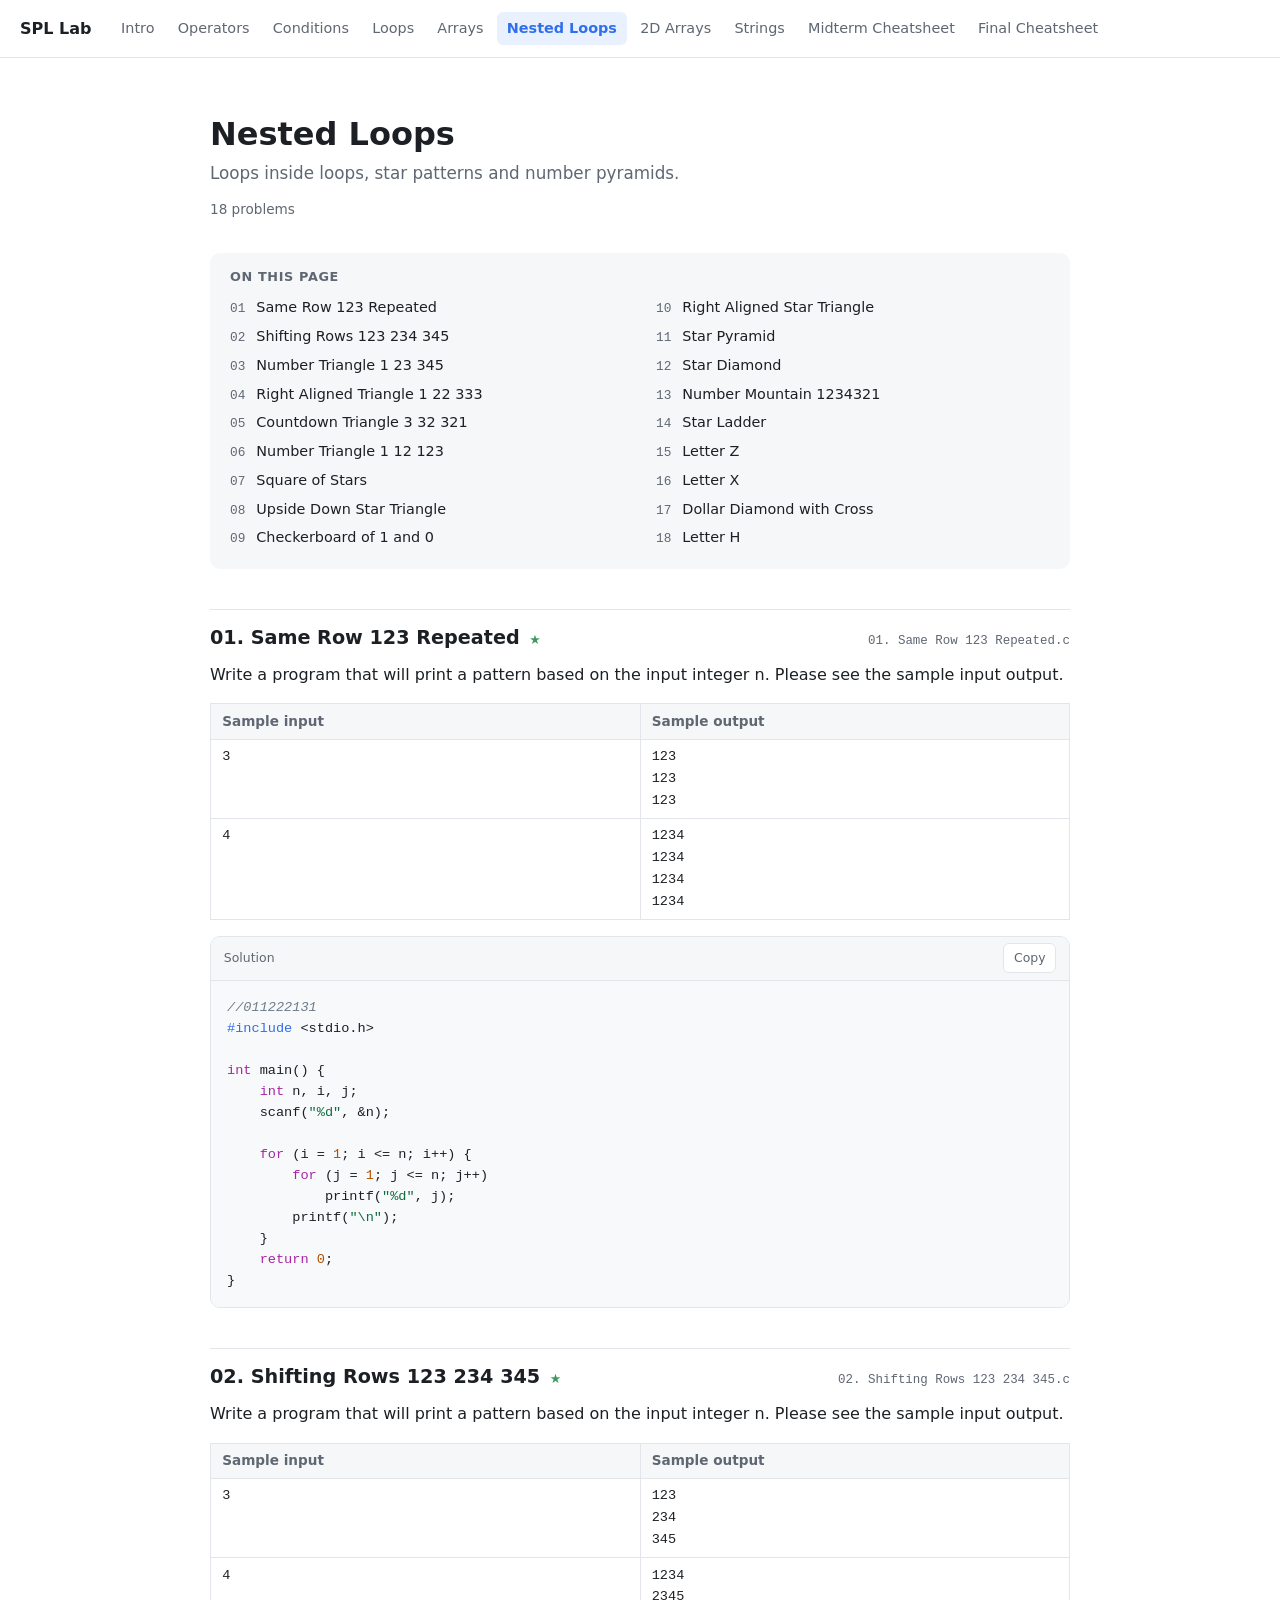
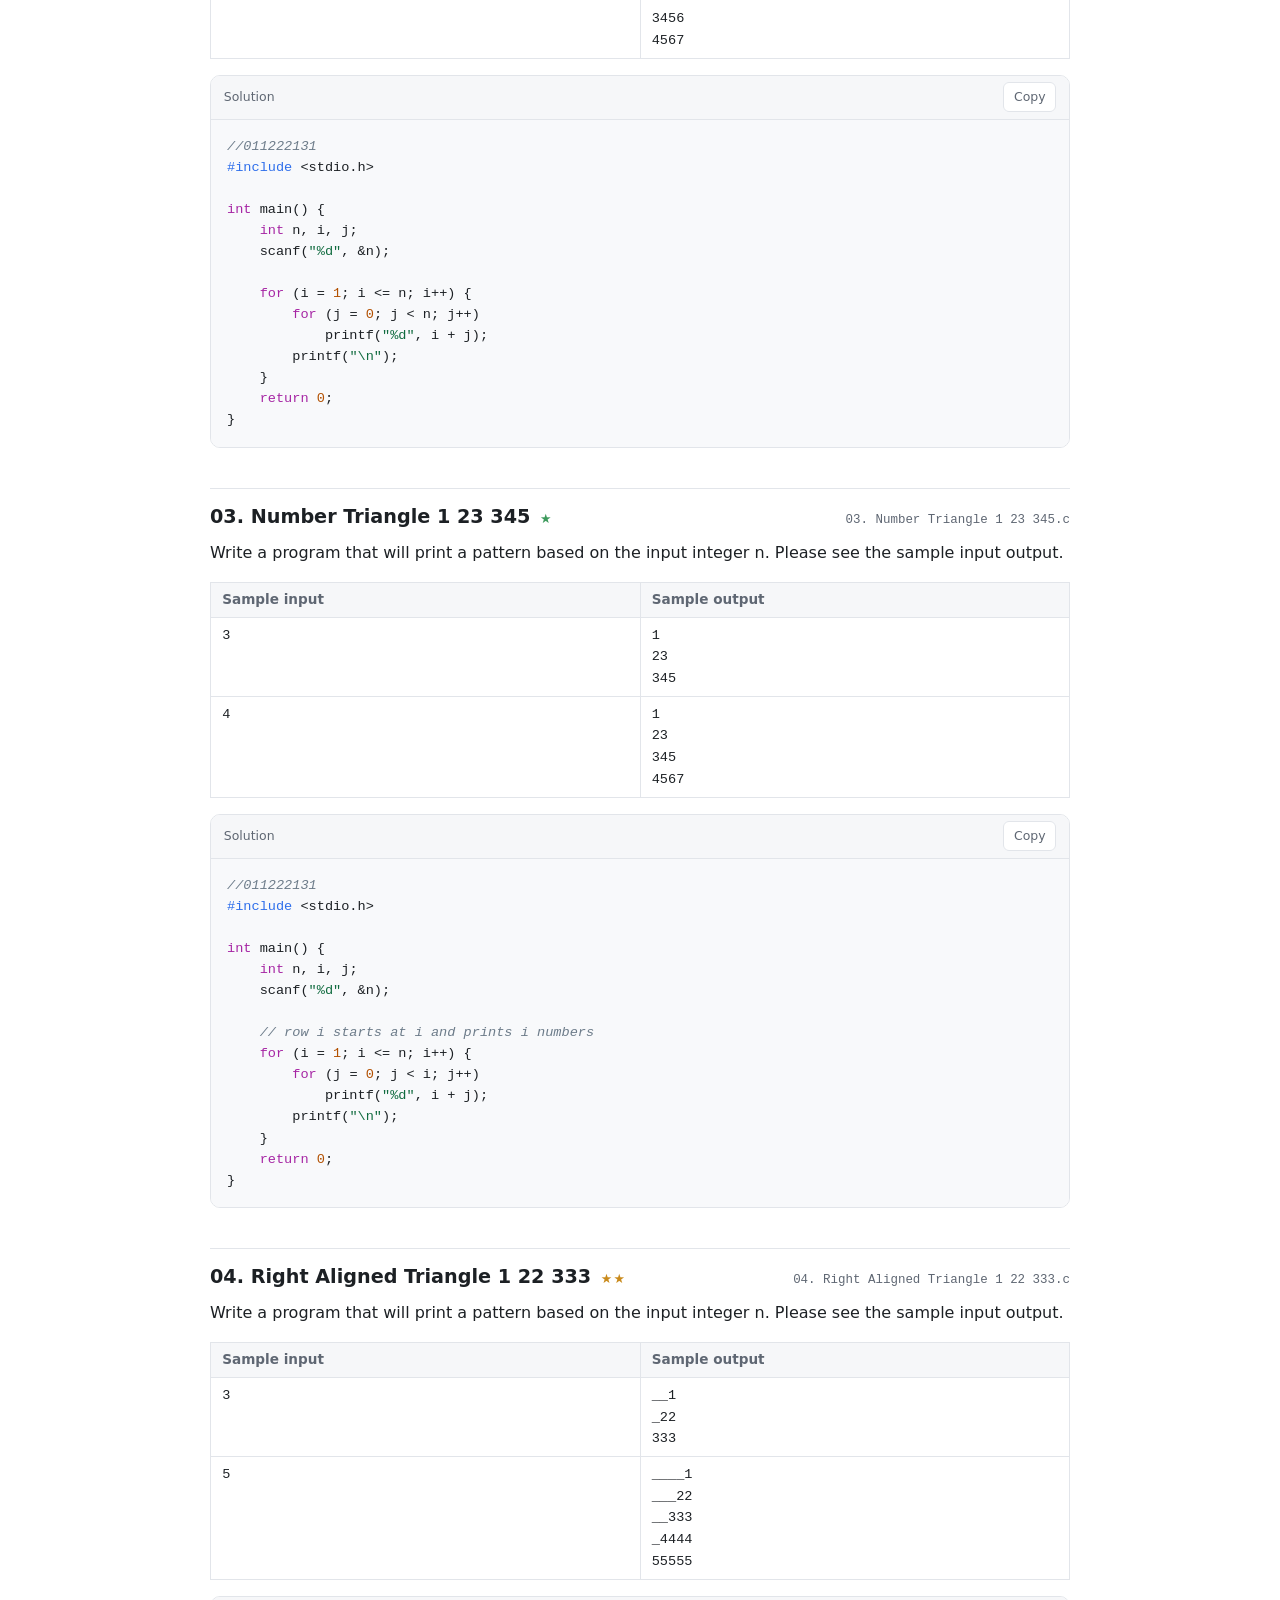
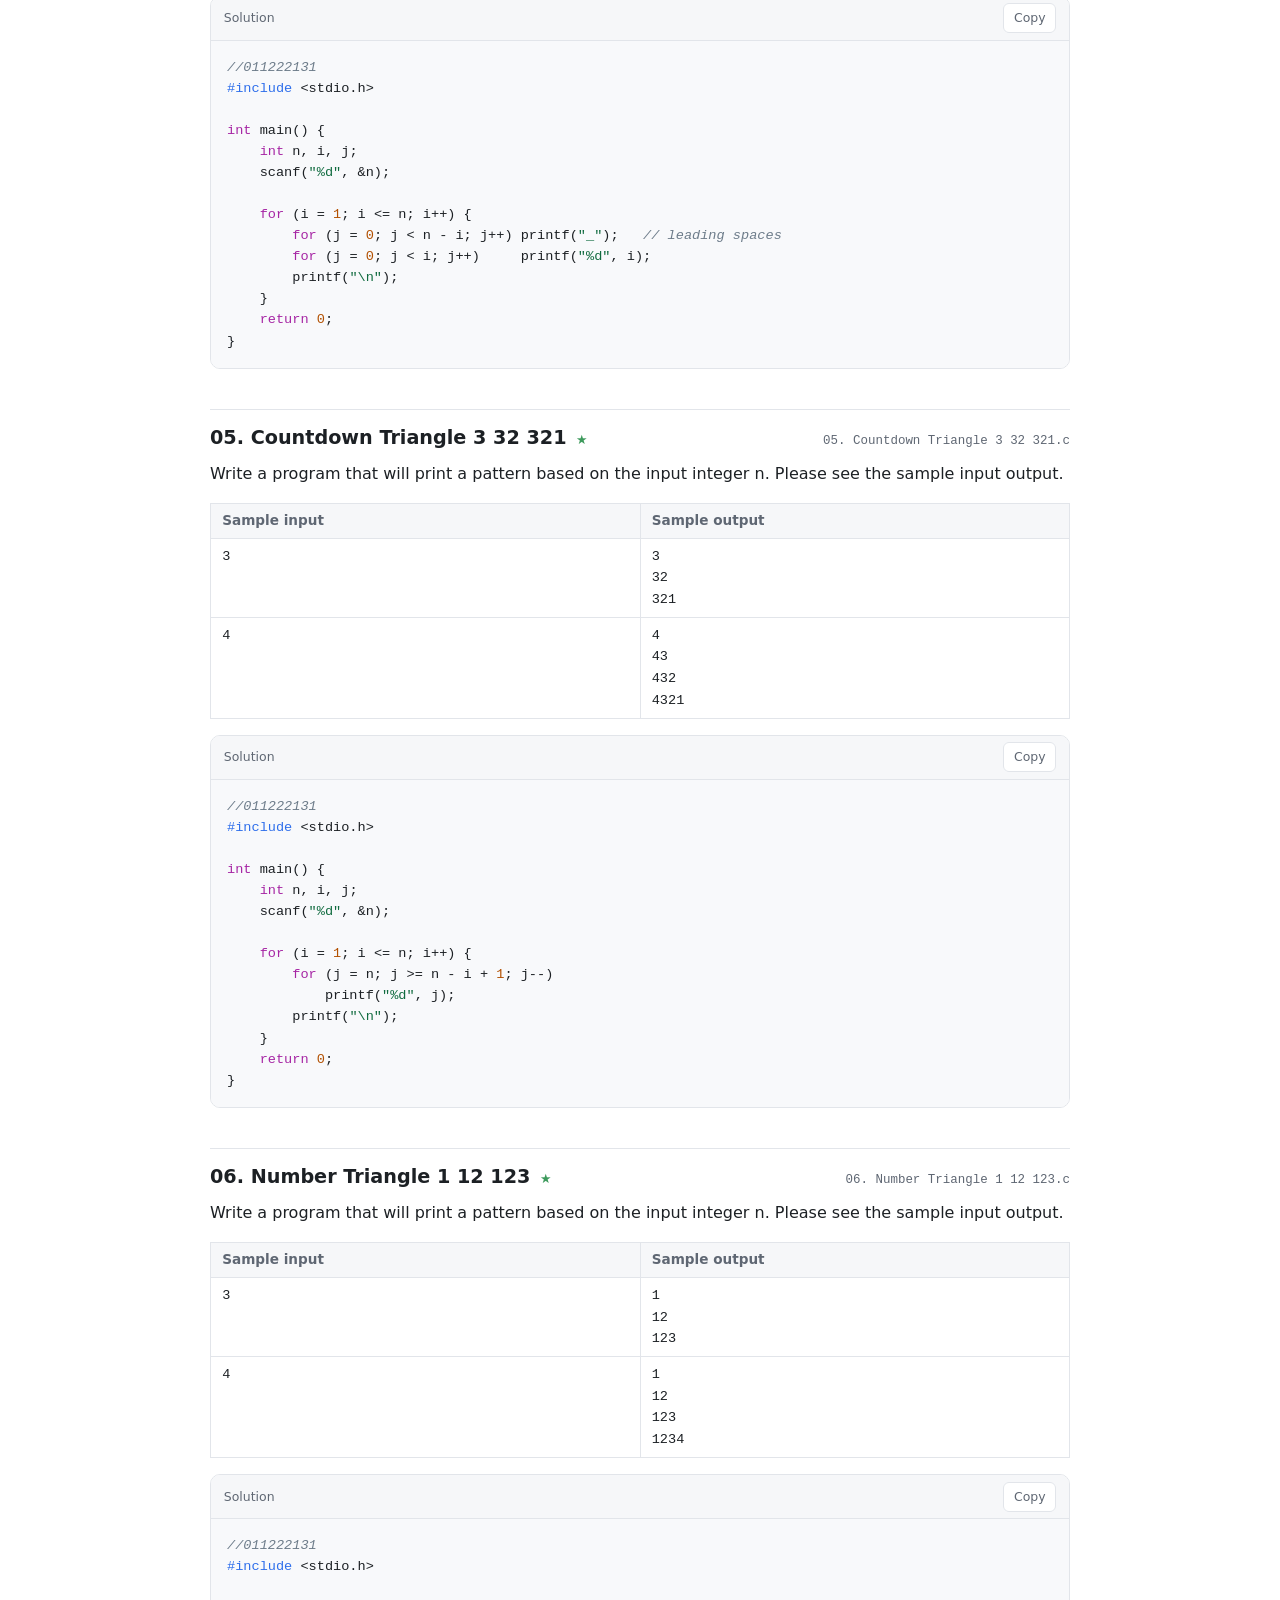
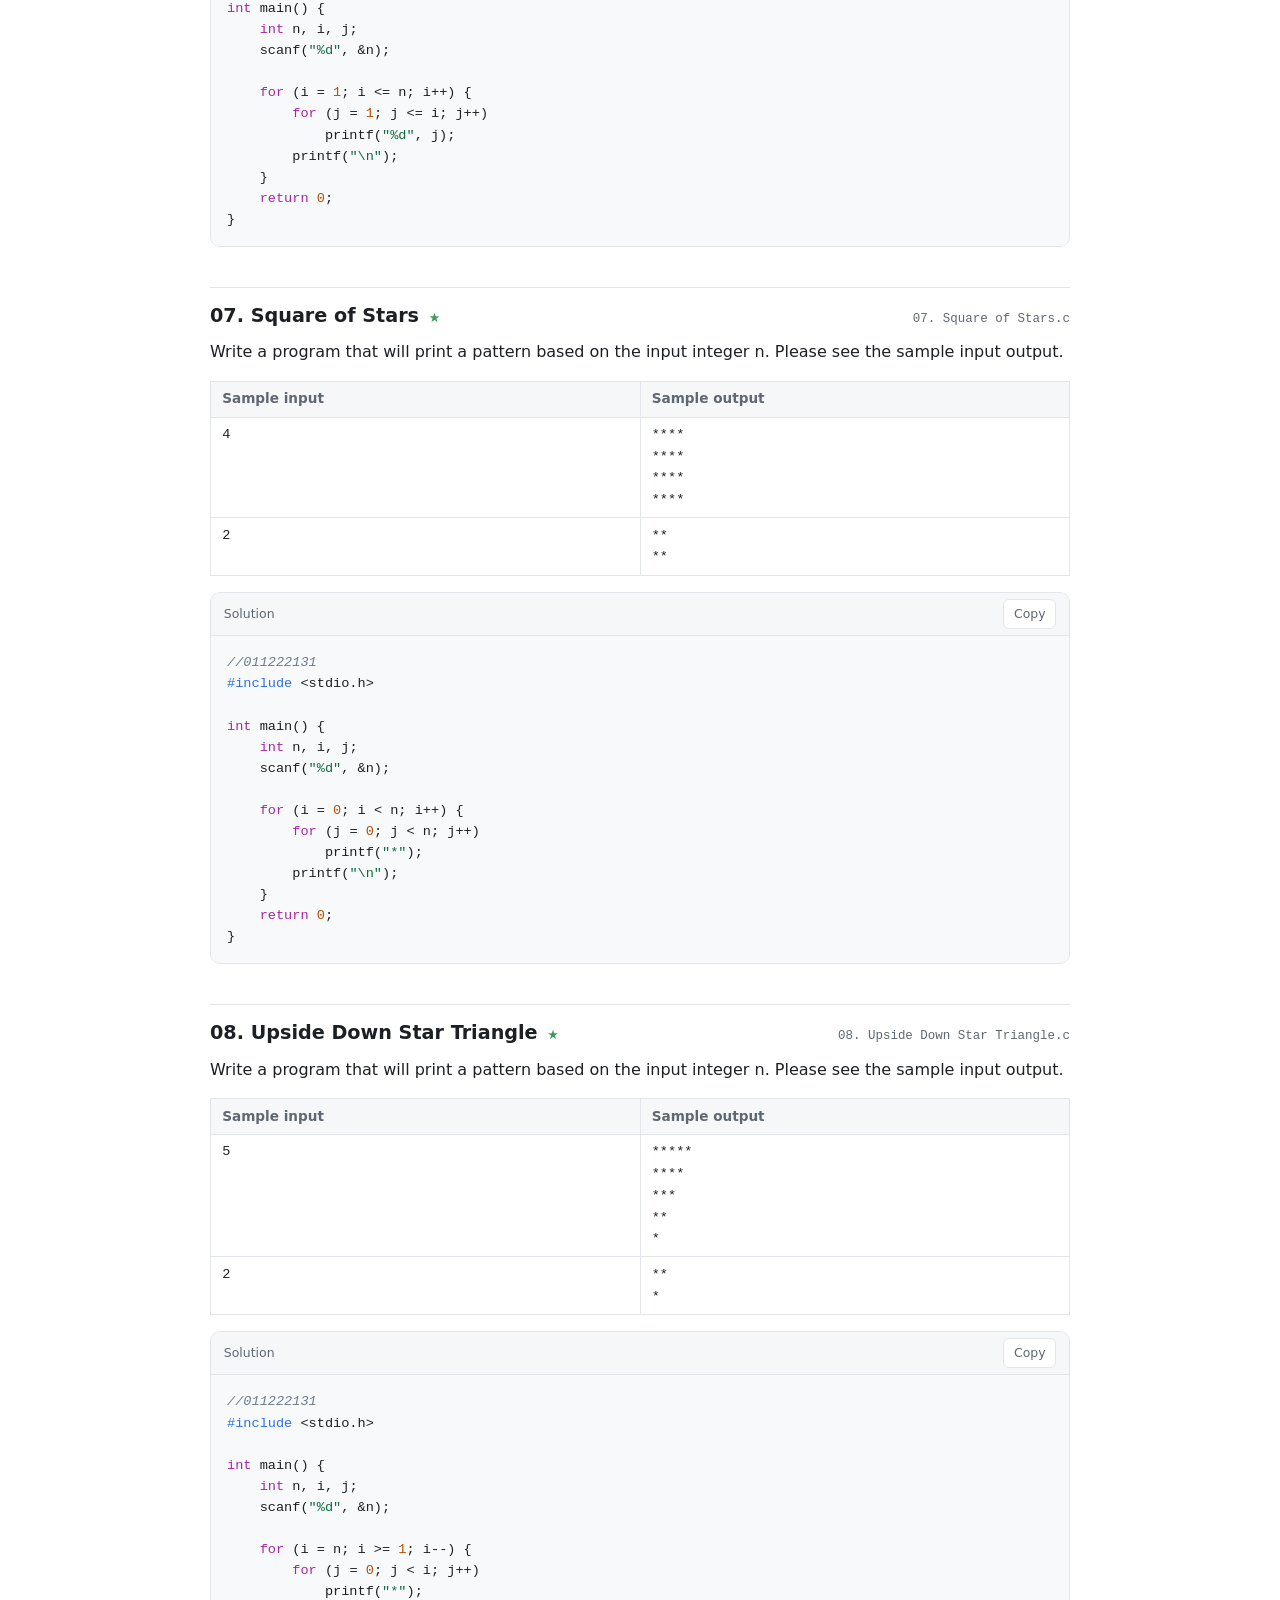
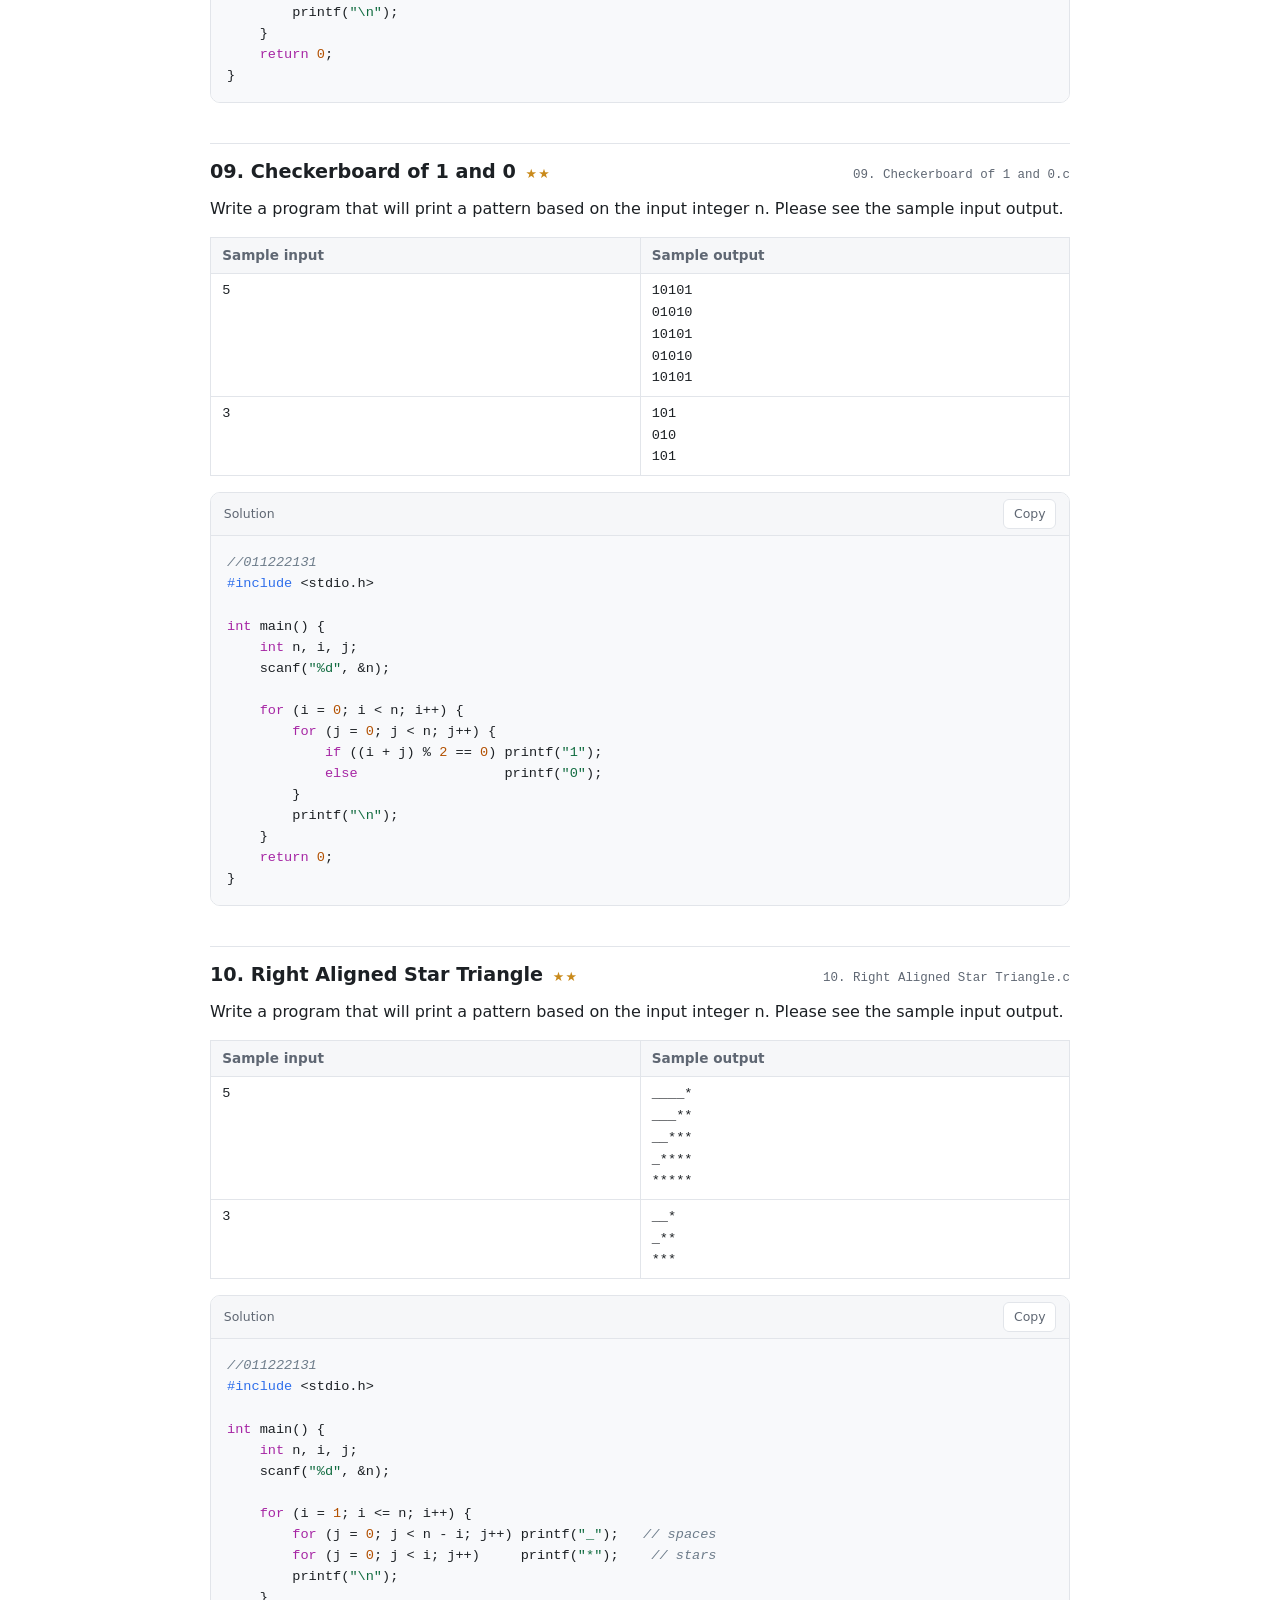
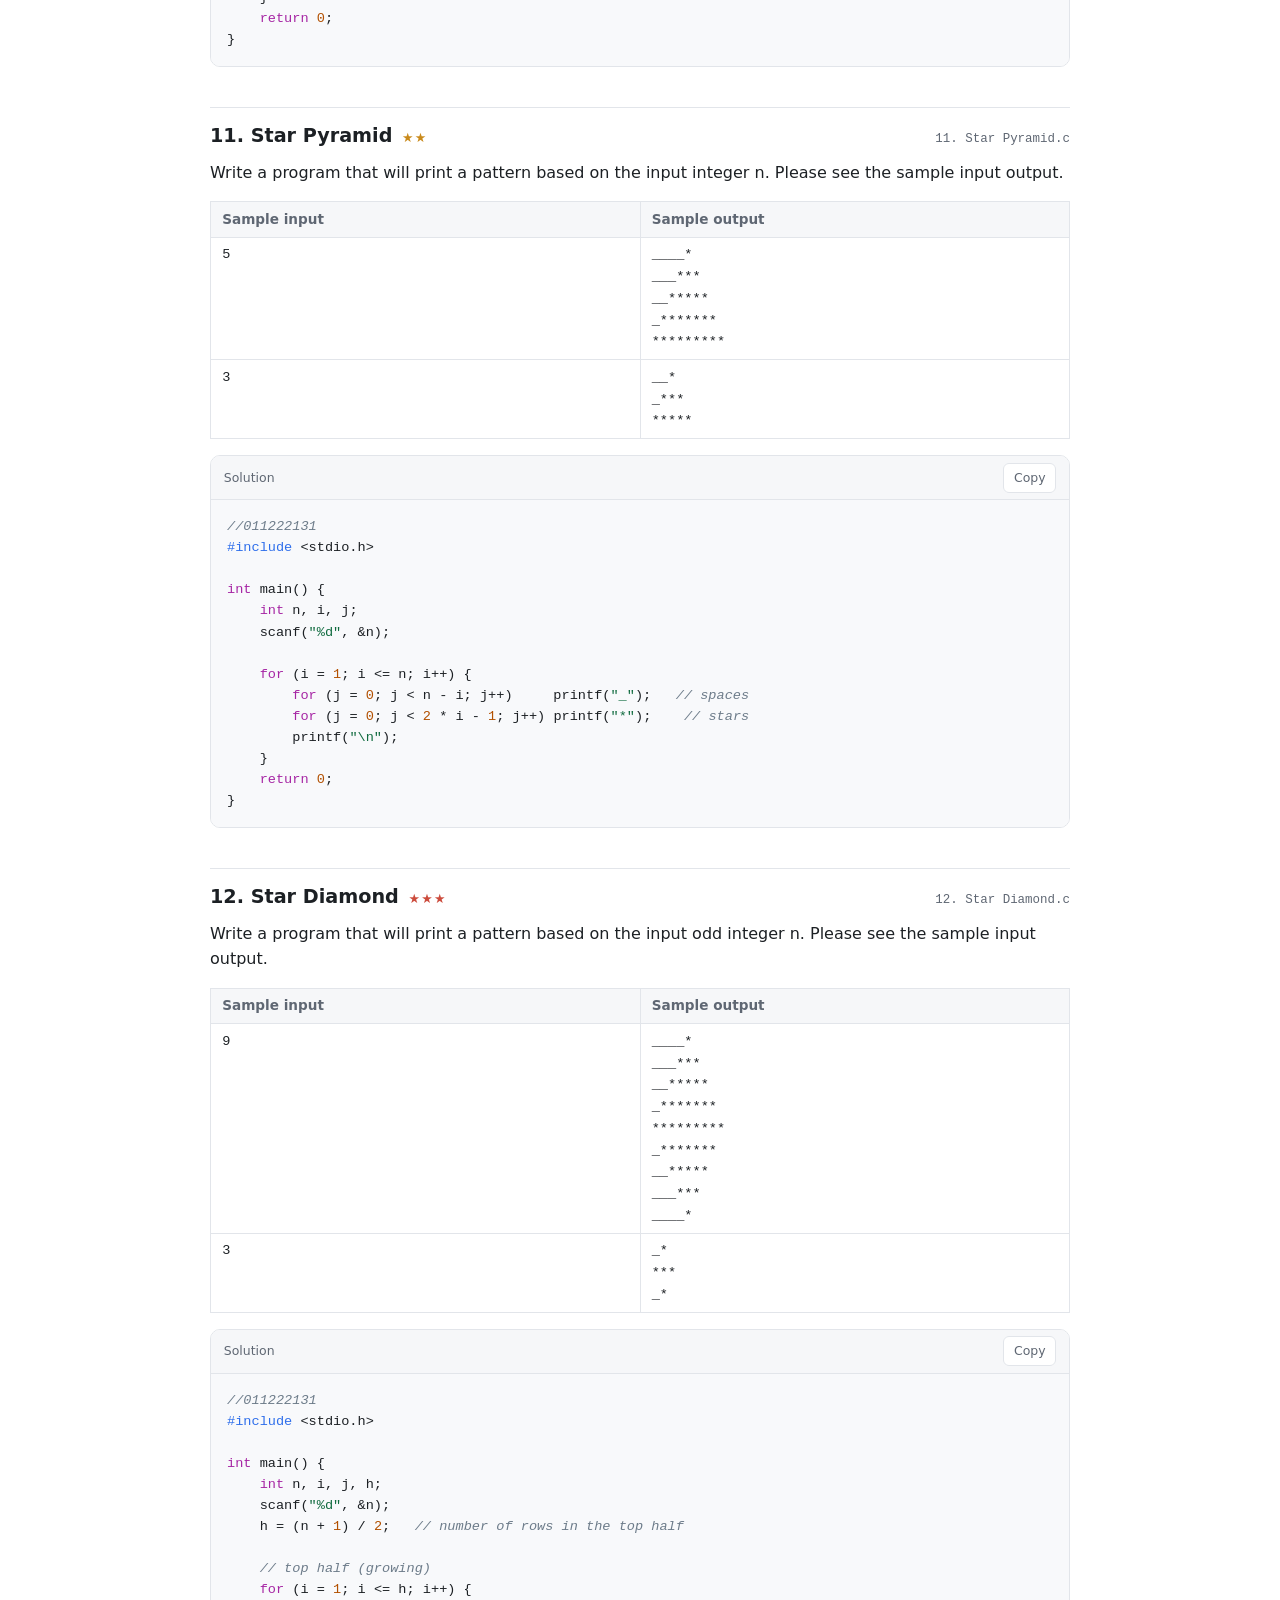
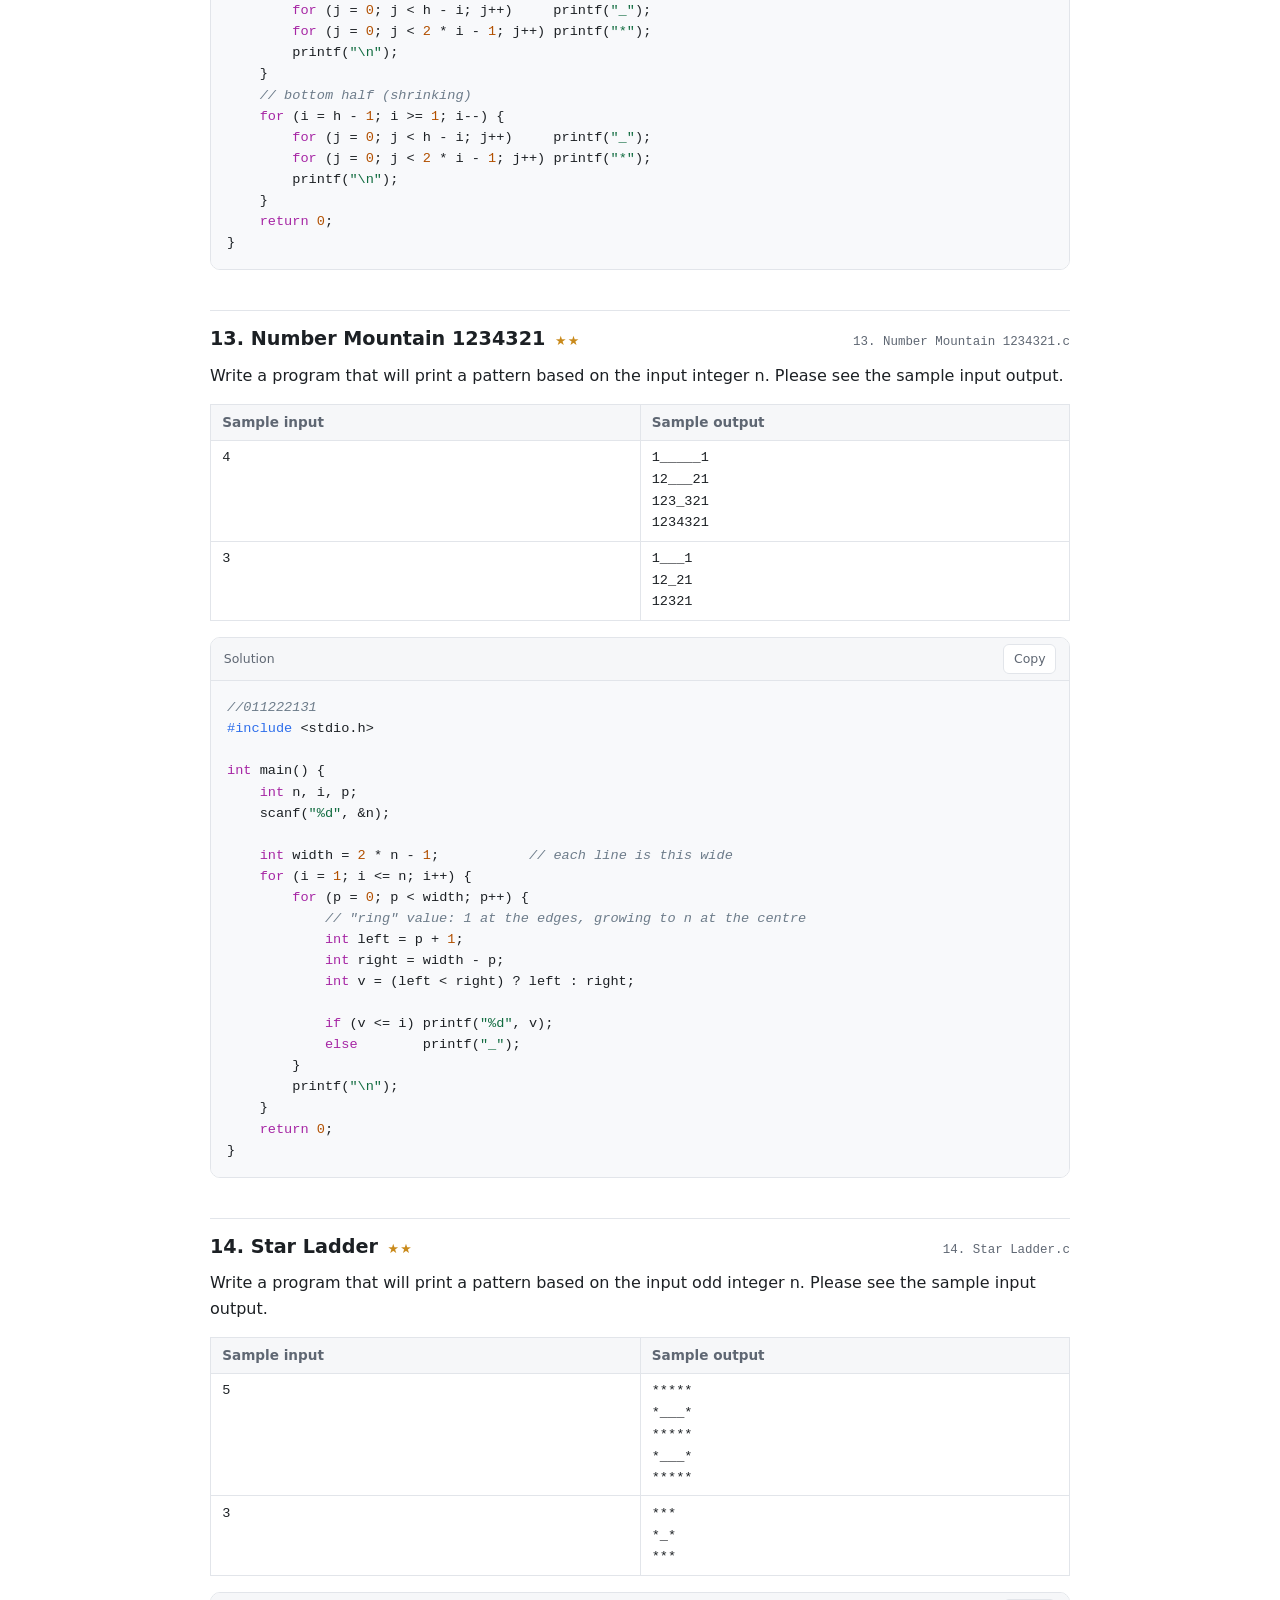
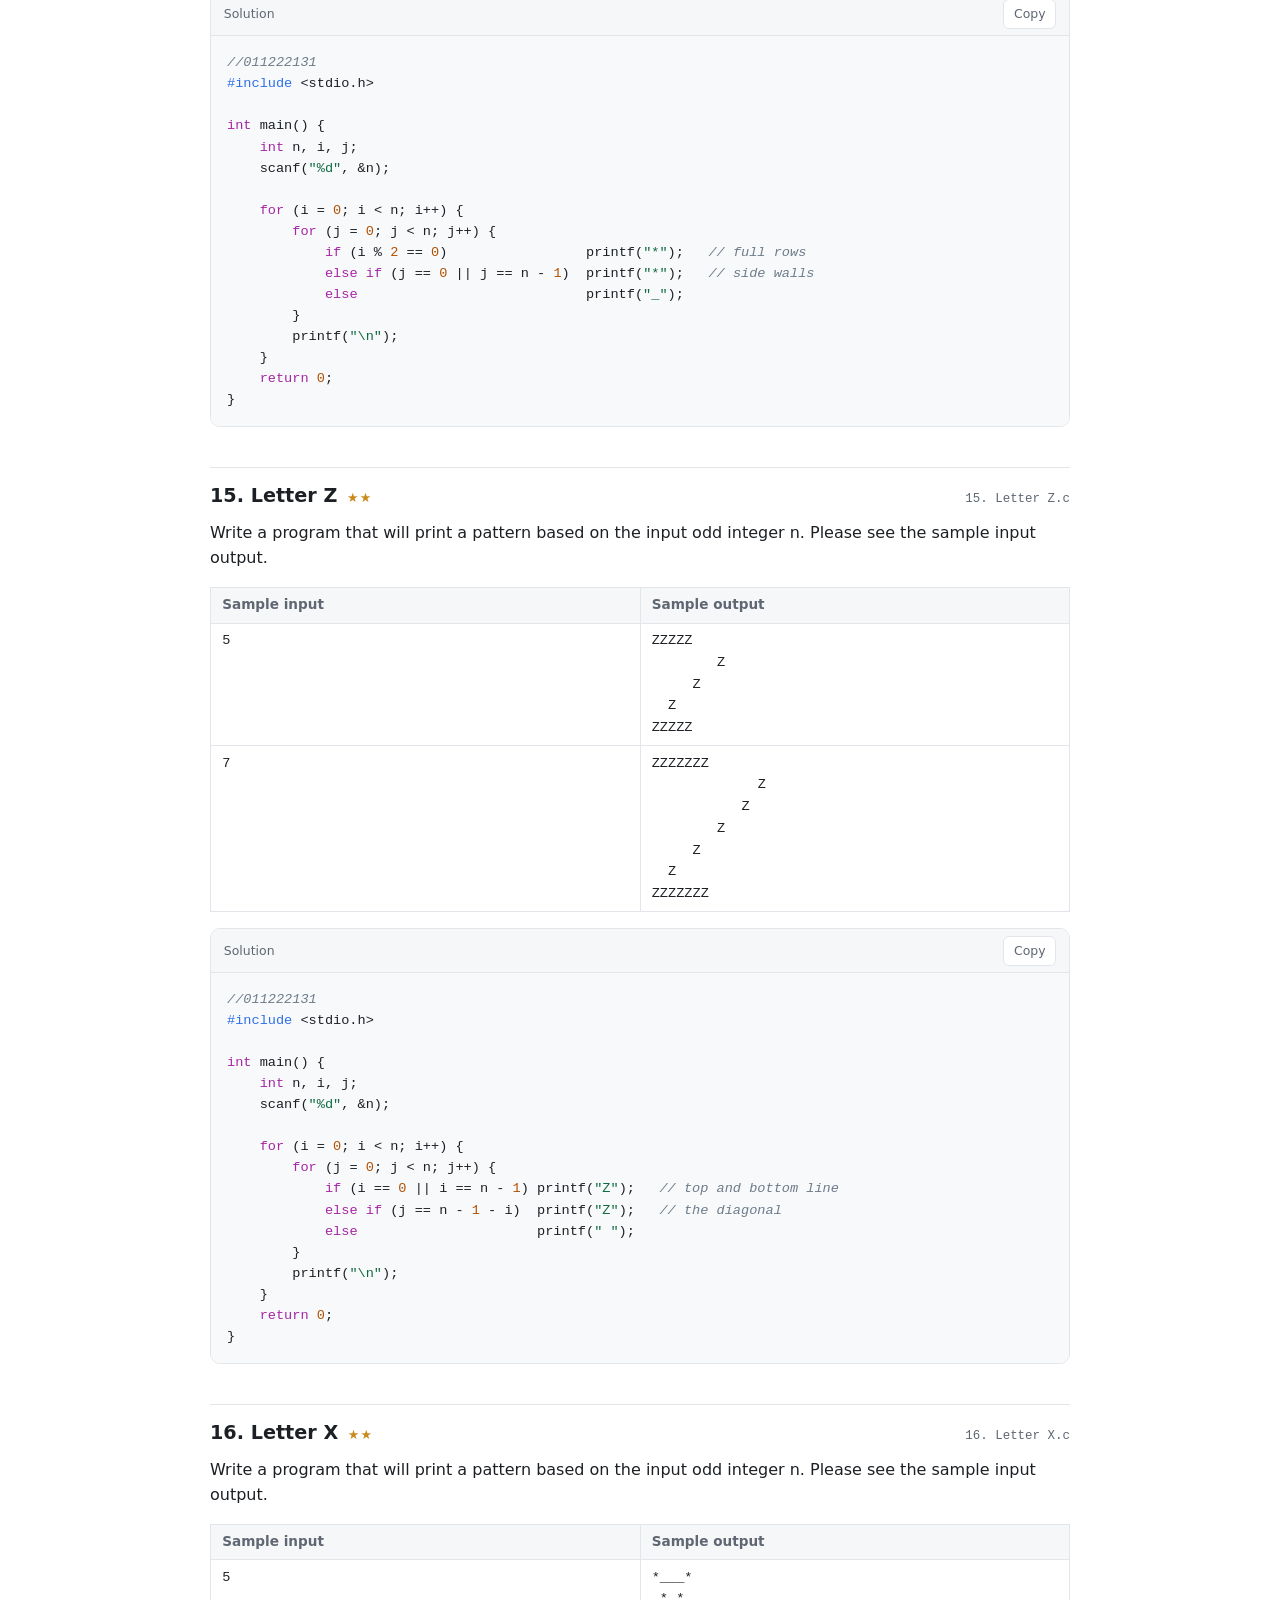
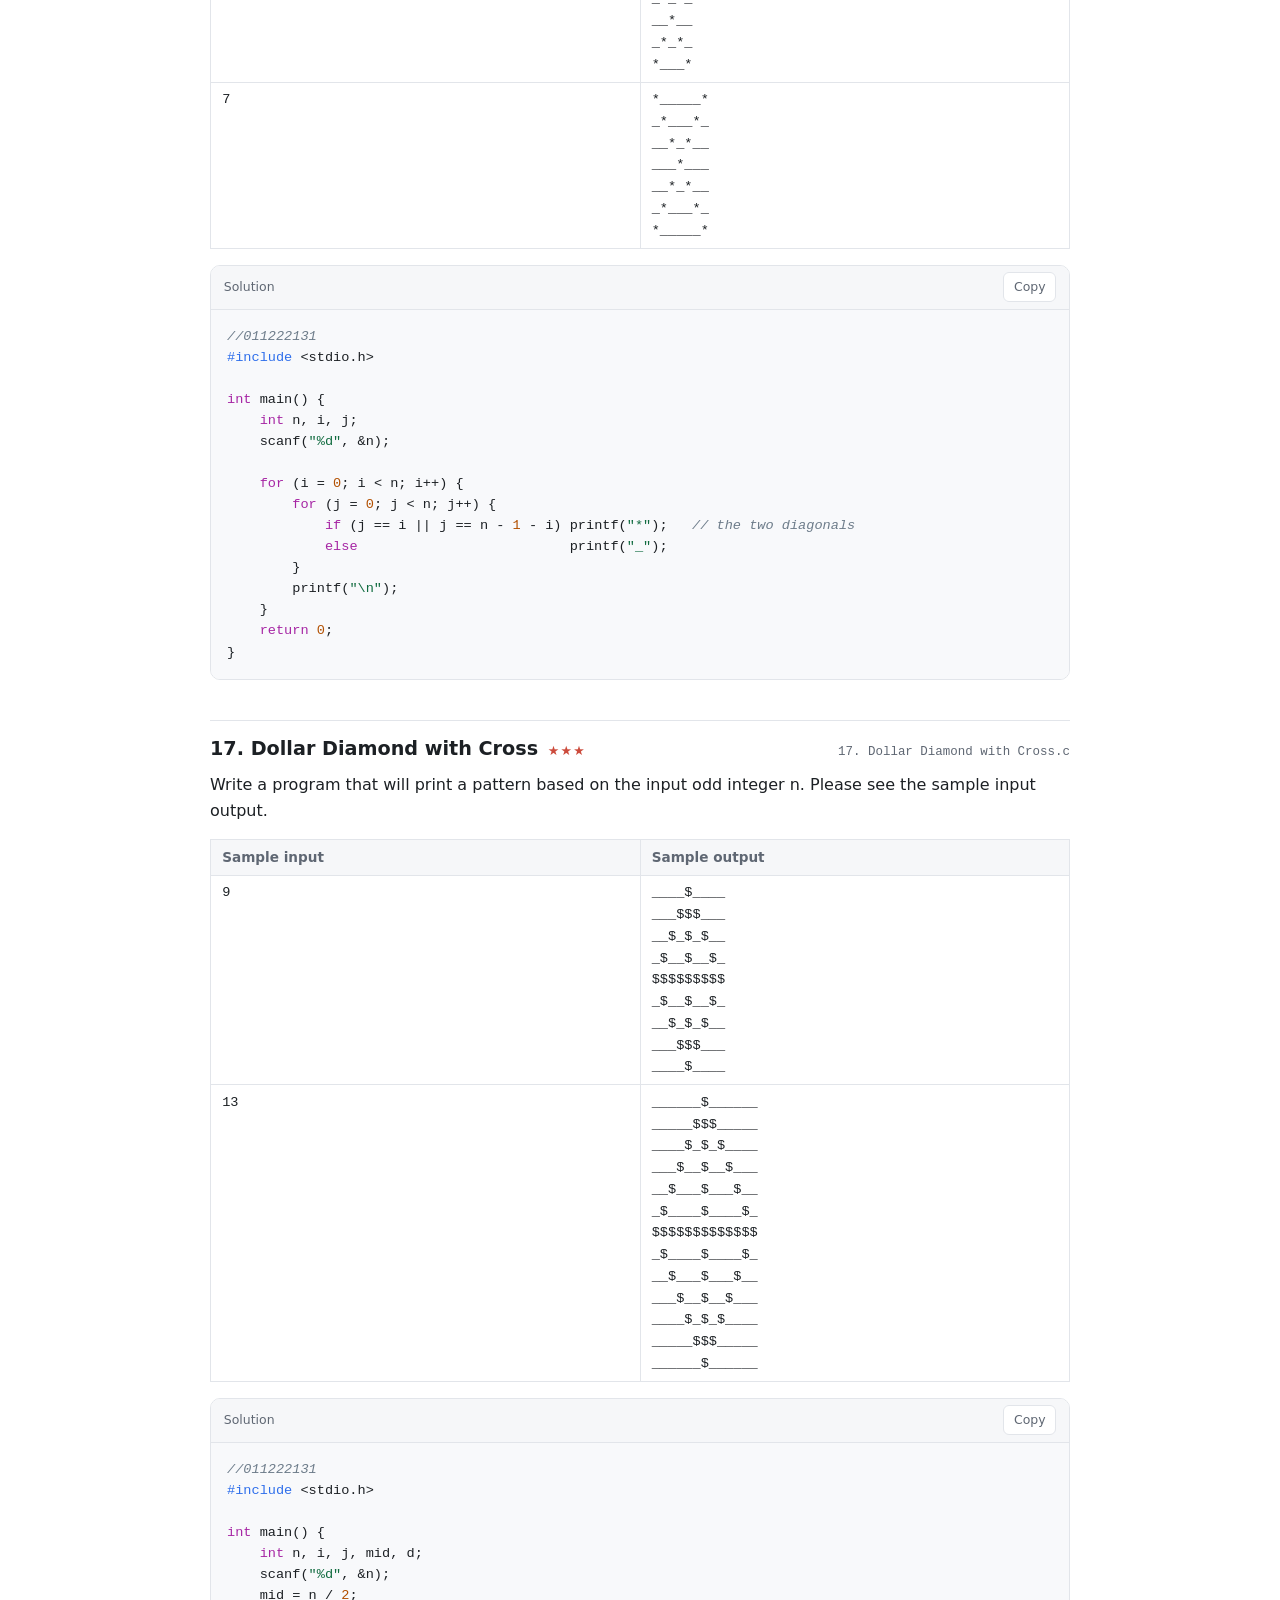
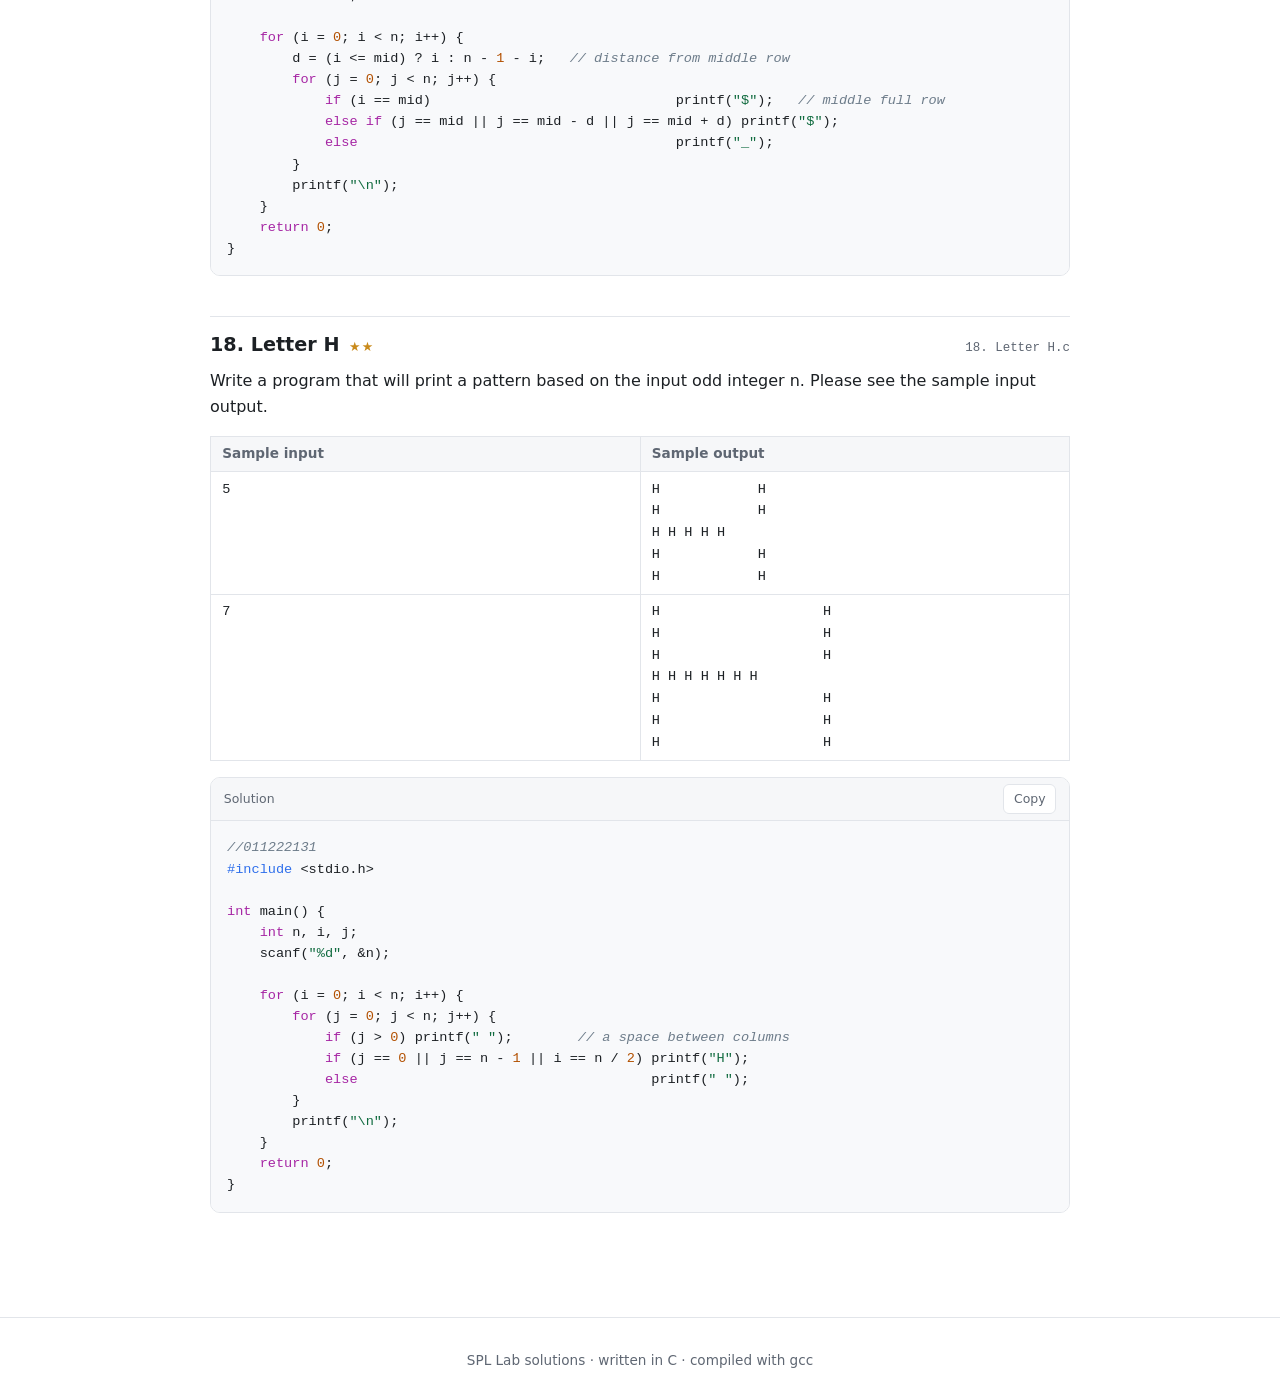
<file: docs/06-nested-loop.html>
<!DOCTYPE html>
<html lang="en">
<head>
  <meta charset="utf-8">
  <meta name="viewport" content="width=device-width, initial-scale=1">
  <title>Nested Loops - SPL Lab Solutions</title>
  <meta name="description" content="Loops inside loops, star patterns and number pyramids.">
  <link rel="stylesheet" href="style.css">
</head>
<body>

  <header class="site-header">
    <a class="logo" href="index.html">SPL&nbsp;Lab</a>
    <nav class="site-nav">
      <a href="01-intro.html">Intro</a>
      <a href="02-operators.html">Operators</a>
      <a href="03-conditions.html">Conditions</a>
      <a href="04-loop.html">Loops</a>
      <a href="05-array.html">Arrays</a>
      <a href="06-nested-loop.html" aria-current="page">Nested Loops</a>
      <a href="07-2d-array.html">2D Arrays</a>
      <a href="08-strings.html">Strings</a>
      <a href="cheatsheet.html">Midterm Cheatsheet</a>
      <a href="final-cheatsheet.html">Final Cheatsheet</a>
    </nav>
  </header>

  <main>
    <section class="category-intro">
      <h1>Nested Loops</h1>
      <p class="lede">Loops inside loops, star patterns and number pyramids.</p>
      <p class="stats">18 problems</p>
    </section>

    <nav class="contents">
      <h2>On this page</h2>
      <ol>
        <li><a href="#p01"><span class="n">01</span> Same Row 123 Repeated</a></li>
        <li><a href="#p02"><span class="n">02</span> Shifting Rows 123 234 345</a></li>
        <li><a href="#p03"><span class="n">03</span> Number Triangle 1 23 345</a></li>
        <li><a href="#p04"><span class="n">04</span> Right Aligned Triangle 1 22 333</a></li>
        <li><a href="#p05"><span class="n">05</span> Countdown Triangle 3 32 321</a></li>
        <li><a href="#p06"><span class="n">06</span> Number Triangle 1 12 123</a></li>
        <li><a href="#p07"><span class="n">07</span> Square of Stars</a></li>
        <li><a href="#p08"><span class="n">08</span> Upside Down Star Triangle</a></li>
        <li><a href="#p09"><span class="n">09</span> Checkerboard of 1 and 0</a></li>
        <li><a href="#p10"><span class="n">10</span> Right Aligned Star Triangle</a></li>
        <li><a href="#p11"><span class="n">11</span> Star Pyramid</a></li>
        <li><a href="#p12"><span class="n">12</span> Star Diamond</a></li>
        <li><a href="#p13"><span class="n">13</span> Number Mountain 1234321</a></li>
        <li><a href="#p14"><span class="n">14</span> Star Ladder</a></li>
        <li><a href="#p15"><span class="n">15</span> Letter Z</a></li>
        <li><a href="#p16"><span class="n">16</span> Letter X</a></li>
        <li><a href="#p17"><span class="n">17</span> Dollar Diamond with Cross</a></li>
        <li><a href="#p18"><span class="n">18</span> Letter H</a></li>
      </ol>
    </nav>

    <section class="problem-list">
      <article class="problem" id="p01">
        <header class="problem-header">
          <h2>01. Same Row 123 Repeated</h2>
          <span class="difficulty difficulty-1" title="easy">&#9733;</span>
          <code class="filename">01. Same Row 123 Repeated.c</code>
        </header>
        <p class="statement">Write a program that will print a pattern based on the input integer n. Please see the sample input output.</p>
        <div class="samples">
          <table>
            <thead>
              <tr><th>Sample input</th><th>Sample output</th></tr>
            </thead>
            <tbody>
            <tr>
              <td><pre>3</pre></td>
              <td><pre>123
123
123</pre></td>
            </tr>
            <tr>
              <td><pre>4</pre></td>
              <td><pre>1234
1234
1234
1234</pre></td>
            </tr>
            </tbody>
          </table>
        </div>
        <div class="solution">
          <div class="solution-bar">
            <span>Solution</span>
            <button class="copy-button" type="button">Copy</button>
          </div>
          <pre class="code"><code>//011222131
#include &lt;stdio.h&gt;

int main() {
    int n, i, j;
    scanf("%d", &amp;n);

    for (i = 1; i &lt;= n; i++) {
        for (j = 1; j &lt;= n; j++)
            printf("%d", j);
        printf("\n");
    }
    return 0;
}</code></pre>
        </div>
      </article>

      <article class="problem" id="p02">
        <header class="problem-header">
          <h2>02. Shifting Rows 123 234 345</h2>
          <span class="difficulty difficulty-1" title="easy">&#9733;</span>
          <code class="filename">02. Shifting Rows 123 234 345.c</code>
        </header>
        <p class="statement">Write a program that will print a pattern based on the input integer n. Please see the sample input output.</p>
        <div class="samples">
          <table>
            <thead>
              <tr><th>Sample input</th><th>Sample output</th></tr>
            </thead>
            <tbody>
            <tr>
              <td><pre>3</pre></td>
              <td><pre>123
234
345</pre></td>
            </tr>
            <tr>
              <td><pre>4</pre></td>
              <td><pre>1234
2345
3456
4567</pre></td>
            </tr>
            </tbody>
          </table>
        </div>
        <div class="solution">
          <div class="solution-bar">
            <span>Solution</span>
            <button class="copy-button" type="button">Copy</button>
          </div>
          <pre class="code"><code>//011222131
#include &lt;stdio.h&gt;

int main() {
    int n, i, j;
    scanf("%d", &amp;n);

    for (i = 1; i &lt;= n; i++) {
        for (j = 0; j &lt; n; j++)
            printf("%d", i + j);
        printf("\n");
    }
    return 0;
}</code></pre>
        </div>
      </article>

      <article class="problem" id="p03">
        <header class="problem-header">
          <h2>03. Number Triangle 1 23 345</h2>
          <span class="difficulty difficulty-1" title="easy">&#9733;</span>
          <code class="filename">03. Number Triangle 1 23 345.c</code>
        </header>
        <p class="statement">Write a program that will print a pattern based on the input integer n. Please see the sample input output.</p>
        <div class="samples">
          <table>
            <thead>
              <tr><th>Sample input</th><th>Sample output</th></tr>
            </thead>
            <tbody>
            <tr>
              <td><pre>3</pre></td>
              <td><pre>1
23
345</pre></td>
            </tr>
            <tr>
              <td><pre>4</pre></td>
              <td><pre>1
23
345
4567</pre></td>
            </tr>
            </tbody>
          </table>
        </div>
        <div class="solution">
          <div class="solution-bar">
            <span>Solution</span>
            <button class="copy-button" type="button">Copy</button>
          </div>
          <pre class="code"><code>//011222131
#include &lt;stdio.h&gt;

int main() {
    int n, i, j;
    scanf("%d", &amp;n);

    // row i starts at i and prints i numbers
    for (i = 1; i &lt;= n; i++) {
        for (j = 0; j &lt; i; j++)
            printf("%d", i + j);
        printf("\n");
    }
    return 0;
}</code></pre>
        </div>
      </article>

      <article class="problem" id="p04">
        <header class="problem-header">
          <h2>04. Right Aligned Triangle 1 22 333</h2>
          <span class="difficulty difficulty-2" title="medium">&#9733;&#9733;</span>
          <code class="filename">04. Right Aligned Triangle 1 22 333.c</code>
        </header>
        <p class="statement">Write a program that will print a pattern based on the input integer n. Please see the sample input output.</p>
        <div class="samples">
          <table>
            <thead>
              <tr><th>Sample input</th><th>Sample output</th></tr>
            </thead>
            <tbody>
            <tr>
              <td><pre>3</pre></td>
              <td><pre>__1
_22
333</pre></td>
            </tr>
            <tr>
              <td><pre>5</pre></td>
              <td><pre>____1
___22
__333
_4444
55555</pre></td>
            </tr>
            </tbody>
          </table>
        </div>
        <div class="solution">
          <div class="solution-bar">
            <span>Solution</span>
            <button class="copy-button" type="button">Copy</button>
          </div>
          <pre class="code"><code>//011222131
#include &lt;stdio.h&gt;

int main() {
    int n, i, j;
    scanf("%d", &amp;n);

    for (i = 1; i &lt;= n; i++) {
        for (j = 0; j &lt; n - i; j++) printf("_");   // leading spaces
        for (j = 0; j &lt; i; j++)     printf("%d", i);
        printf("\n");
    }
    return 0;
}</code></pre>
        </div>
      </article>

      <article class="problem" id="p05">
        <header class="problem-header">
          <h2>05. Countdown Triangle 3 32 321</h2>
          <span class="difficulty difficulty-1" title="easy">&#9733;</span>
          <code class="filename">05. Countdown Triangle 3 32 321.c</code>
        </header>
        <p class="statement">Write a program that will print a pattern based on the input integer n. Please see the sample input output.</p>
        <div class="samples">
          <table>
            <thead>
              <tr><th>Sample input</th><th>Sample output</th></tr>
            </thead>
            <tbody>
            <tr>
              <td><pre>3</pre></td>
              <td><pre>3
32
321</pre></td>
            </tr>
            <tr>
              <td><pre>4</pre></td>
              <td><pre>4
43
432
4321</pre></td>
            </tr>
            </tbody>
          </table>
        </div>
        <div class="solution">
          <div class="solution-bar">
            <span>Solution</span>
            <button class="copy-button" type="button">Copy</button>
          </div>
          <pre class="code"><code>//011222131
#include &lt;stdio.h&gt;

int main() {
    int n, i, j;
    scanf("%d", &amp;n);

    for (i = 1; i &lt;= n; i++) {
        for (j = n; j &gt;= n - i + 1; j--)
            printf("%d", j);
        printf("\n");
    }
    return 0;
}</code></pre>
        </div>
      </article>

      <article class="problem" id="p06">
        <header class="problem-header">
          <h2>06. Number Triangle 1 12 123</h2>
          <span class="difficulty difficulty-1" title="easy">&#9733;</span>
          <code class="filename">06. Number Triangle 1 12 123.c</code>
        </header>
        <p class="statement">Write a program that will print a pattern based on the input integer n. Please see the sample input output.</p>
        <div class="samples">
          <table>
            <thead>
              <tr><th>Sample input</th><th>Sample output</th></tr>
            </thead>
            <tbody>
            <tr>
              <td><pre>3</pre></td>
              <td><pre>1
12
123</pre></td>
            </tr>
            <tr>
              <td><pre>4</pre></td>
              <td><pre>1
12
123
1234</pre></td>
            </tr>
            </tbody>
          </table>
        </div>
        <div class="solution">
          <div class="solution-bar">
            <span>Solution</span>
            <button class="copy-button" type="button">Copy</button>
          </div>
          <pre class="code"><code>//011222131
#include &lt;stdio.h&gt;

int main() {
    int n, i, j;
    scanf("%d", &amp;n);

    for (i = 1; i &lt;= n; i++) {
        for (j = 1; j &lt;= i; j++)
            printf("%d", j);
        printf("\n");
    }
    return 0;
}</code></pre>
        </div>
      </article>

      <article class="problem" id="p07">
        <header class="problem-header">
          <h2>07. Square of Stars</h2>
          <span class="difficulty difficulty-1" title="easy">&#9733;</span>
          <code class="filename">07. Square of Stars.c</code>
        </header>
        <p class="statement">Write a program that will print a pattern based on the input integer n. Please see the sample input output.</p>
        <div class="samples">
          <table>
            <thead>
              <tr><th>Sample input</th><th>Sample output</th></tr>
            </thead>
            <tbody>
            <tr>
              <td><pre>4</pre></td>
              <td><pre>****
****
****
****</pre></td>
            </tr>
            <tr>
              <td><pre>2</pre></td>
              <td><pre>**
**</pre></td>
            </tr>
            </tbody>
          </table>
        </div>
        <div class="solution">
          <div class="solution-bar">
            <span>Solution</span>
            <button class="copy-button" type="button">Copy</button>
          </div>
          <pre class="code"><code>//011222131
#include &lt;stdio.h&gt;

int main() {
    int n, i, j;
    scanf("%d", &amp;n);

    for (i = 0; i &lt; n; i++) {
        for (j = 0; j &lt; n; j++)
            printf("*");
        printf("\n");
    }
    return 0;
}</code></pre>
        </div>
      </article>

      <article class="problem" id="p08">
        <header class="problem-header">
          <h2>08. Upside Down Star Triangle</h2>
          <span class="difficulty difficulty-1" title="easy">&#9733;</span>
          <code class="filename">08. Upside Down Star Triangle.c</code>
        </header>
        <p class="statement">Write a program that will print a pattern based on the input integer n. Please see the sample input output.</p>
        <div class="samples">
          <table>
            <thead>
              <tr><th>Sample input</th><th>Sample output</th></tr>
            </thead>
            <tbody>
            <tr>
              <td><pre>5</pre></td>
              <td><pre>*****
****
***
**
*</pre></td>
            </tr>
            <tr>
              <td><pre>2</pre></td>
              <td><pre>**
*</pre></td>
            </tr>
            </tbody>
          </table>
        </div>
        <div class="solution">
          <div class="solution-bar">
            <span>Solution</span>
            <button class="copy-button" type="button">Copy</button>
          </div>
          <pre class="code"><code>//011222131
#include &lt;stdio.h&gt;

int main() {
    int n, i, j;
    scanf("%d", &amp;n);

    for (i = n; i &gt;= 1; i--) {
        for (j = 0; j &lt; i; j++)
            printf("*");
        printf("\n");
    }
    return 0;
}</code></pre>
        </div>
      </article>

      <article class="problem" id="p09">
        <header class="problem-header">
          <h2>09. Checkerboard of 1 and 0</h2>
          <span class="difficulty difficulty-2" title="medium">&#9733;&#9733;</span>
          <code class="filename">09. Checkerboard of 1 and 0.c</code>
        </header>
        <p class="statement">Write a program that will print a pattern based on the input integer n. Please see the sample input output.</p>
        <div class="samples">
          <table>
            <thead>
              <tr><th>Sample input</th><th>Sample output</th></tr>
            </thead>
            <tbody>
            <tr>
              <td><pre>5</pre></td>
              <td><pre>10101
01010
10101
01010
10101</pre></td>
            </tr>
            <tr>
              <td><pre>3</pre></td>
              <td><pre>101
010
101</pre></td>
            </tr>
            </tbody>
          </table>
        </div>
        <div class="solution">
          <div class="solution-bar">
            <span>Solution</span>
            <button class="copy-button" type="button">Copy</button>
          </div>
          <pre class="code"><code>//011222131
#include &lt;stdio.h&gt;

int main() {
    int n, i, j;
    scanf("%d", &amp;n);

    for (i = 0; i &lt; n; i++) {
        for (j = 0; j &lt; n; j++) {
            if ((i + j) % 2 == 0) printf("1");
            else                  printf("0");
        }
        printf("\n");
    }
    return 0;
}</code></pre>
        </div>
      </article>

      <article class="problem" id="p10">
        <header class="problem-header">
          <h2>10. Right Aligned Star Triangle</h2>
          <span class="difficulty difficulty-2" title="medium">&#9733;&#9733;</span>
          <code class="filename">10. Right Aligned Star Triangle.c</code>
        </header>
        <p class="statement">Write a program that will print a pattern based on the input integer n. Please see the sample input output.</p>
        <div class="samples">
          <table>
            <thead>
              <tr><th>Sample input</th><th>Sample output</th></tr>
            </thead>
            <tbody>
            <tr>
              <td><pre>5</pre></td>
              <td><pre>____*
___**
__***
_****
*****</pre></td>
            </tr>
            <tr>
              <td><pre>3</pre></td>
              <td><pre>__*
_**
***</pre></td>
            </tr>
            </tbody>
          </table>
        </div>
        <div class="solution">
          <div class="solution-bar">
            <span>Solution</span>
            <button class="copy-button" type="button">Copy</button>
          </div>
          <pre class="code"><code>//011222131
#include &lt;stdio.h&gt;

int main() {
    int n, i, j;
    scanf("%d", &amp;n);

    for (i = 1; i &lt;= n; i++) {
        for (j = 0; j &lt; n - i; j++) printf("_");   // spaces
        for (j = 0; j &lt; i; j++)     printf("*");    // stars
        printf("\n");
    }
    return 0;
}</code></pre>
        </div>
      </article>

      <article class="problem" id="p11">
        <header class="problem-header">
          <h2>11. Star Pyramid</h2>
          <span class="difficulty difficulty-2" title="medium">&#9733;&#9733;</span>
          <code class="filename">11. Star Pyramid.c</code>
        </header>
        <p class="statement">Write a program that will print a pattern based on the input integer n. Please see the sample input output.</p>
        <div class="samples">
          <table>
            <thead>
              <tr><th>Sample input</th><th>Sample output</th></tr>
            </thead>
            <tbody>
            <tr>
              <td><pre>5</pre></td>
              <td><pre>____*
___***
__*****
_*******
*********</pre></td>
            </tr>
            <tr>
              <td><pre>3</pre></td>
              <td><pre>__*
_***
*****</pre></td>
            </tr>
            </tbody>
          </table>
        </div>
        <div class="solution">
          <div class="solution-bar">
            <span>Solution</span>
            <button class="copy-button" type="button">Copy</button>
          </div>
          <pre class="code"><code>//011222131
#include &lt;stdio.h&gt;

int main() {
    int n, i, j;
    scanf("%d", &amp;n);

    for (i = 1; i &lt;= n; i++) {
        for (j = 0; j &lt; n - i; j++)     printf("_");   // spaces
        for (j = 0; j &lt; 2 * i - 1; j++) printf("*");    // stars
        printf("\n");
    }
    return 0;
}</code></pre>
        </div>
      </article>

      <article class="problem" id="p12">
        <header class="problem-header">
          <h2>12. Star Diamond</h2>
          <span class="difficulty difficulty-3" title="hard">&#9733;&#9733;&#9733;</span>
          <code class="filename">12. Star Diamond.c</code>
        </header>
        <p class="statement">Write a program that will print a pattern based on the input odd integer n. Please see the sample input output.</p>
        <div class="samples">
          <table>
            <thead>
              <tr><th>Sample input</th><th>Sample output</th></tr>
            </thead>
            <tbody>
            <tr>
              <td><pre>9</pre></td>
              <td><pre>____*
___***
__*****
_*******
*********
_*******
__*****
___***
____*</pre></td>
            </tr>
            <tr>
              <td><pre>3</pre></td>
              <td><pre>_*
***
_*</pre></td>
            </tr>
            </tbody>
          </table>
        </div>
        <div class="solution">
          <div class="solution-bar">
            <span>Solution</span>
            <button class="copy-button" type="button">Copy</button>
          </div>
          <pre class="code"><code>//011222131
#include &lt;stdio.h&gt;

int main() {
    int n, i, j, h;
    scanf("%d", &amp;n);
    h = (n + 1) / 2;   // number of rows in the top half

    // top half (growing)
    for (i = 1; i &lt;= h; i++) {
        for (j = 0; j &lt; h - i; j++)     printf("_");
        for (j = 0; j &lt; 2 * i - 1; j++) printf("*");
        printf("\n");
    }
    // bottom half (shrinking)
    for (i = h - 1; i &gt;= 1; i--) {
        for (j = 0; j &lt; h - i; j++)     printf("_");
        for (j = 0; j &lt; 2 * i - 1; j++) printf("*");
        printf("\n");
    }
    return 0;
}</code></pre>
        </div>
      </article>

      <article class="problem" id="p13">
        <header class="problem-header">
          <h2>13. Number Mountain 1234321</h2>
          <span class="difficulty difficulty-2" title="medium">&#9733;&#9733;</span>
          <code class="filename">13. Number Mountain 1234321.c</code>
        </header>
        <p class="statement">Write a program that will print a pattern based on the input integer n. Please see the sample input output.</p>
        <div class="samples">
          <table>
            <thead>
              <tr><th>Sample input</th><th>Sample output</th></tr>
            </thead>
            <tbody>
            <tr>
              <td><pre>4</pre></td>
              <td><pre>1_____1
12___21
123_321
1234321</pre></td>
            </tr>
            <tr>
              <td><pre>3</pre></td>
              <td><pre>1___1
12_21
12321</pre></td>
            </tr>
            </tbody>
          </table>
        </div>
        <div class="solution">
          <div class="solution-bar">
            <span>Solution</span>
            <button class="copy-button" type="button">Copy</button>
          </div>
          <pre class="code"><code>//011222131
#include &lt;stdio.h&gt;

int main() {
    int n, i, p;
    scanf("%d", &amp;n);

    int width = 2 * n - 1;           // each line is this wide
    for (i = 1; i &lt;= n; i++) {
        for (p = 0; p &lt; width; p++) {
            // "ring" value: 1 at the edges, growing to n at the centre
            int left = p + 1;
            int right = width - p;
            int v = (left &lt; right) ? left : right;

            if (v &lt;= i) printf("%d", v);
            else        printf("_");
        }
        printf("\n");
    }
    return 0;
}</code></pre>
        </div>
      </article>

      <article class="problem" id="p14">
        <header class="problem-header">
          <h2>14. Star Ladder</h2>
          <span class="difficulty difficulty-2" title="medium">&#9733;&#9733;</span>
          <code class="filename">14. Star Ladder.c</code>
        </header>
        <p class="statement">Write a program that will print a pattern based on the input odd integer n. Please see the sample input output.</p>
        <div class="samples">
          <table>
            <thead>
              <tr><th>Sample input</th><th>Sample output</th></tr>
            </thead>
            <tbody>
            <tr>
              <td><pre>5</pre></td>
              <td><pre>*****
*___*
*****
*___*
*****</pre></td>
            </tr>
            <tr>
              <td><pre>3</pre></td>
              <td><pre>***
*_*
***</pre></td>
            </tr>
            </tbody>
          </table>
        </div>
        <div class="solution">
          <div class="solution-bar">
            <span>Solution</span>
            <button class="copy-button" type="button">Copy</button>
          </div>
          <pre class="code"><code>//011222131
#include &lt;stdio.h&gt;

int main() {
    int n, i, j;
    scanf("%d", &amp;n);

    for (i = 0; i &lt; n; i++) {
        for (j = 0; j &lt; n; j++) {
            if (i % 2 == 0)                 printf("*");   // full rows
            else if (j == 0 || j == n - 1)  printf("*");   // side walls
            else                            printf("_");
        }
        printf("\n");
    }
    return 0;
}</code></pre>
        </div>
      </article>

      <article class="problem" id="p15">
        <header class="problem-header">
          <h2>15. Letter Z</h2>
          <span class="difficulty difficulty-2" title="medium">&#9733;&#9733;</span>
          <code class="filename">15. Letter Z.c</code>
        </header>
        <p class="statement">Write a program that will print a pattern based on the input odd integer n. Please see the sample input output.</p>
        <div class="samples">
          <table>
            <thead>
              <tr><th>Sample input</th><th>Sample output</th></tr>
            </thead>
            <tbody>
            <tr>
              <td><pre>5</pre></td>
              <td><pre>ZZZZZ
        Z
     Z
  Z
ZZZZZ</pre></td>
            </tr>
            <tr>
              <td><pre>7</pre></td>
              <td><pre>ZZZZZZZ
             Z
           Z
        Z
     Z
  Z
ZZZZZZZ</pre></td>
            </tr>
            </tbody>
          </table>
        </div>
        <div class="solution">
          <div class="solution-bar">
            <span>Solution</span>
            <button class="copy-button" type="button">Copy</button>
          </div>
          <pre class="code"><code>//011222131
#include &lt;stdio.h&gt;

int main() {
    int n, i, j;
    scanf("%d", &amp;n);

    for (i = 0; i &lt; n; i++) {
        for (j = 0; j &lt; n; j++) {
            if (i == 0 || i == n - 1) printf("Z");   // top and bottom line
            else if (j == n - 1 - i)  printf("Z");   // the diagonal
            else                      printf(" ");
        }
        printf("\n");
    }
    return 0;
}</code></pre>
        </div>
      </article>

      <article class="problem" id="p16">
        <header class="problem-header">
          <h2>16. Letter X</h2>
          <span class="difficulty difficulty-2" title="medium">&#9733;&#9733;</span>
          <code class="filename">16. Letter X.c</code>
        </header>
        <p class="statement">Write a program that will print a pattern based on the input odd integer n. Please see the sample input output.</p>
        <div class="samples">
          <table>
            <thead>
              <tr><th>Sample input</th><th>Sample output</th></tr>
            </thead>
            <tbody>
            <tr>
              <td><pre>5</pre></td>
              <td><pre>*___*
_*_*_
__*__
_*_*_
*___*</pre></td>
            </tr>
            <tr>
              <td><pre>7</pre></td>
              <td><pre>*_____*
_*___*_
__*_*__
___*___
__*_*__
_*___*_
*_____*</pre></td>
            </tr>
            </tbody>
          </table>
        </div>
        <div class="solution">
          <div class="solution-bar">
            <span>Solution</span>
            <button class="copy-button" type="button">Copy</button>
          </div>
          <pre class="code"><code>//011222131
#include &lt;stdio.h&gt;

int main() {
    int n, i, j;
    scanf("%d", &amp;n);

    for (i = 0; i &lt; n; i++) {
        for (j = 0; j &lt; n; j++) {
            if (j == i || j == n - 1 - i) printf("*");   // the two diagonals
            else                          printf("_");
        }
        printf("\n");
    }
    return 0;
}</code></pre>
        </div>
      </article>

      <article class="problem" id="p17">
        <header class="problem-header">
          <h2>17. Dollar Diamond with Cross</h2>
          <span class="difficulty difficulty-3" title="hard">&#9733;&#9733;&#9733;</span>
          <code class="filename">17. Dollar Diamond with Cross.c</code>
        </header>
        <p class="statement">Write a program that will print a pattern based on the input odd integer n. Please see the sample input output.</p>
        <div class="samples">
          <table>
            <thead>
              <tr><th>Sample input</th><th>Sample output</th></tr>
            </thead>
            <tbody>
            <tr>
              <td><pre>9</pre></td>
              <td><pre>____$____
___$$$___
__$_$_$__
_$__$__$_
$$$$$$$$$
_$__$__$_
__$_$_$__
___$$$___
____$____</pre></td>
            </tr>
            <tr>
              <td><pre>13</pre></td>
              <td><pre>______$______
_____$$$_____
____$_$_$____
___$__$__$___
__$___$___$__
_$____$____$_
$$$$$$$$$$$$$
_$____$____$_
__$___$___$__
___$__$__$___
____$_$_$____
_____$$$_____
______$______</pre></td>
            </tr>
            </tbody>
          </table>
        </div>
        <div class="solution">
          <div class="solution-bar">
            <span>Solution</span>
            <button class="copy-button" type="button">Copy</button>
          </div>
          <pre class="code"><code>//011222131
#include &lt;stdio.h&gt;

int main() {
    int n, i, j, mid, d;
    scanf("%d", &amp;n);
    mid = n / 2;

    for (i = 0; i &lt; n; i++) {
        d = (i &lt;= mid) ? i : n - 1 - i;   // distance from middle row
        for (j = 0; j &lt; n; j++) {
            if (i == mid)                              printf("$");   // middle full row
            else if (j == mid || j == mid - d || j == mid + d) printf("$");
            else                                       printf("_");
        }
        printf("\n");
    }
    return 0;
}</code></pre>
        </div>
      </article>

      <article class="problem" id="p18">
        <header class="problem-header">
          <h2>18. Letter H</h2>
          <span class="difficulty difficulty-2" title="medium">&#9733;&#9733;</span>
          <code class="filename">18. Letter H.c</code>
        </header>
        <p class="statement">Write a program that will print a pattern based on the input odd integer n. Please see the sample input output.</p>
        <div class="samples">
          <table>
            <thead>
              <tr><th>Sample input</th><th>Sample output</th></tr>
            </thead>
            <tbody>
            <tr>
              <td><pre>5</pre></td>
              <td><pre>H            H
H            H
H H H H H
H            H
H            H</pre></td>
            </tr>
            <tr>
              <td><pre>7</pre></td>
              <td><pre>H                    H
H                    H
H                    H
H H H H H H H
H                    H
H                    H
H                    H</pre></td>
            </tr>
            </tbody>
          </table>
        </div>
        <div class="solution">
          <div class="solution-bar">
            <span>Solution</span>
            <button class="copy-button" type="button">Copy</button>
          </div>
          <pre class="code"><code>//011222131
#include &lt;stdio.h&gt;

int main() {
    int n, i, j;
    scanf("%d", &amp;n);

    for (i = 0; i &lt; n; i++) {
        for (j = 0; j &lt; n; j++) {
            if (j &gt; 0) printf(" ");        // a space between columns
            if (j == 0 || j == n - 1 || i == n / 2) printf("H");
            else                                    printf(" ");
        }
        printf("\n");
    }
    return 0;
}</code></pre>
        </div>
      </article>
    </section>

  </main>

  <footer class="site-footer">
    <p>SPL Lab solutions &middot; written in C &middot; compiled with gcc</p>
  </footer>

  <script src="app.js"></script>
</body>
</html>
</file>
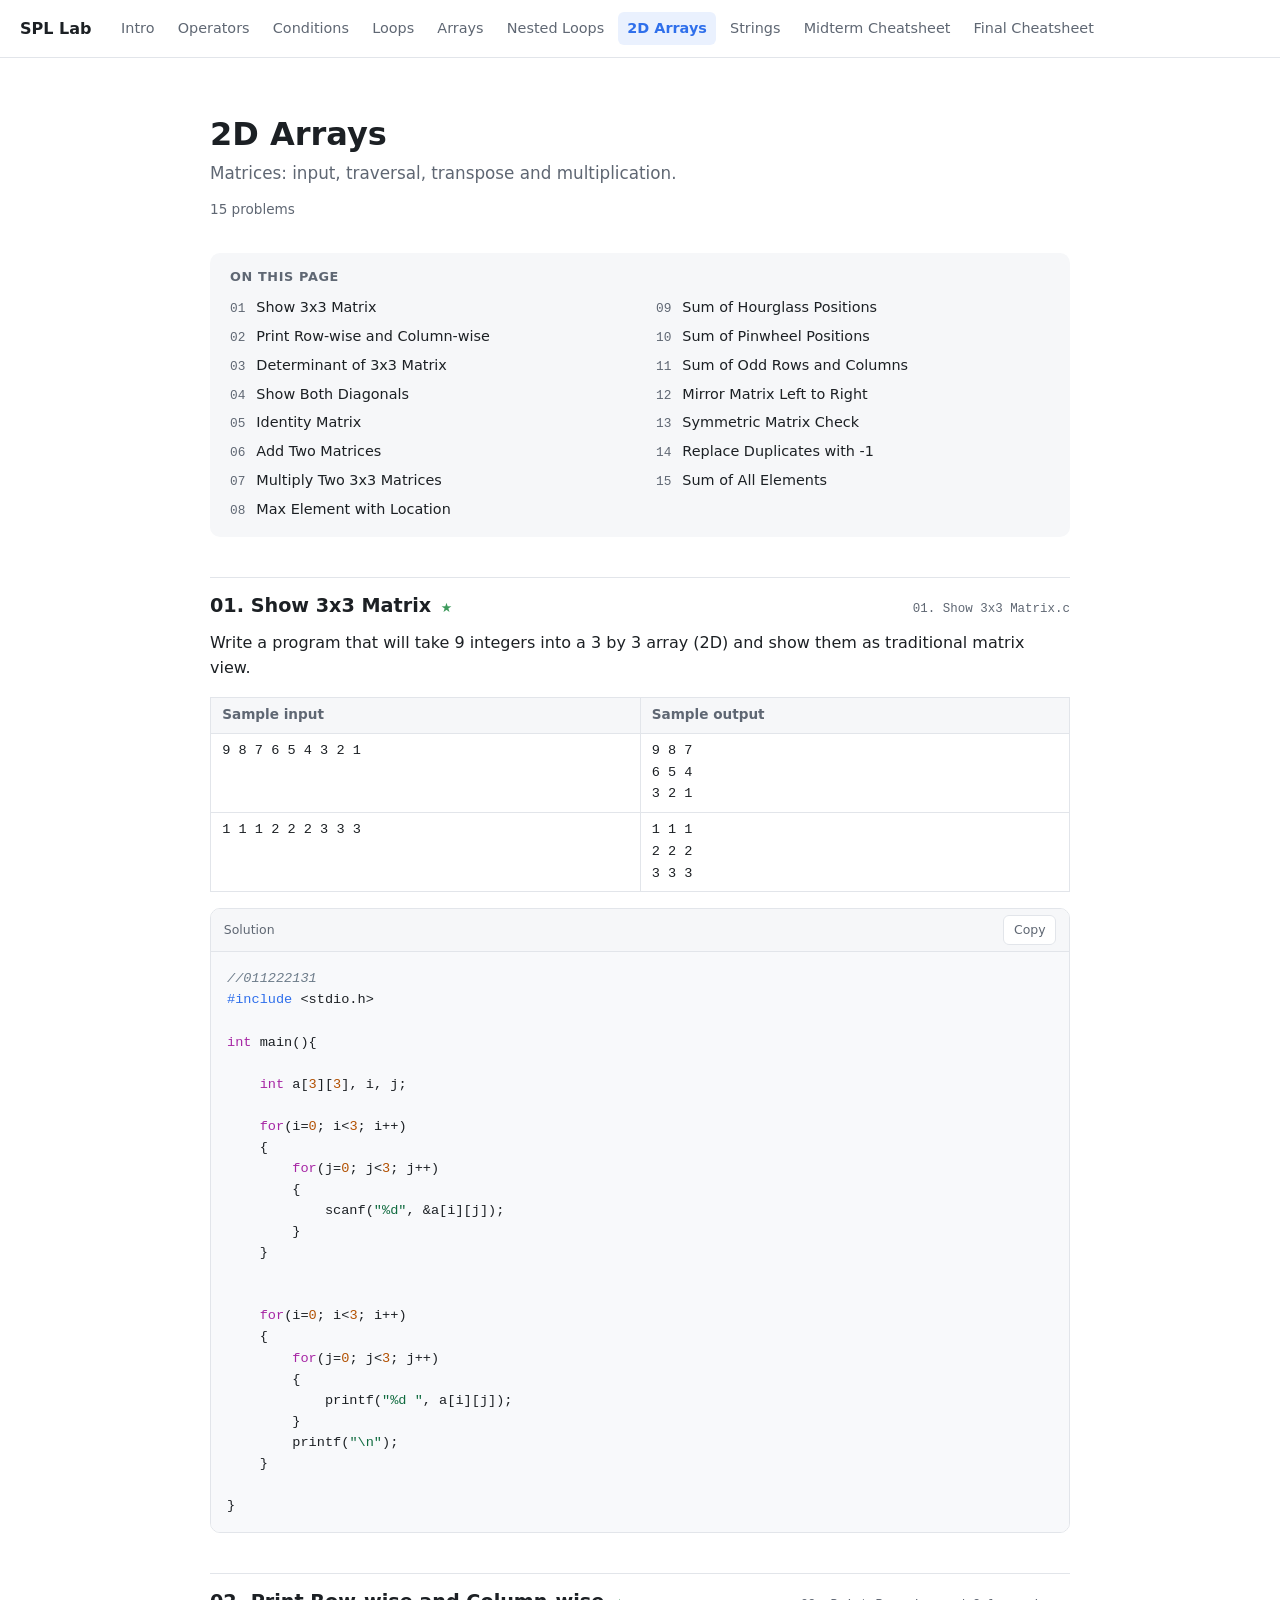
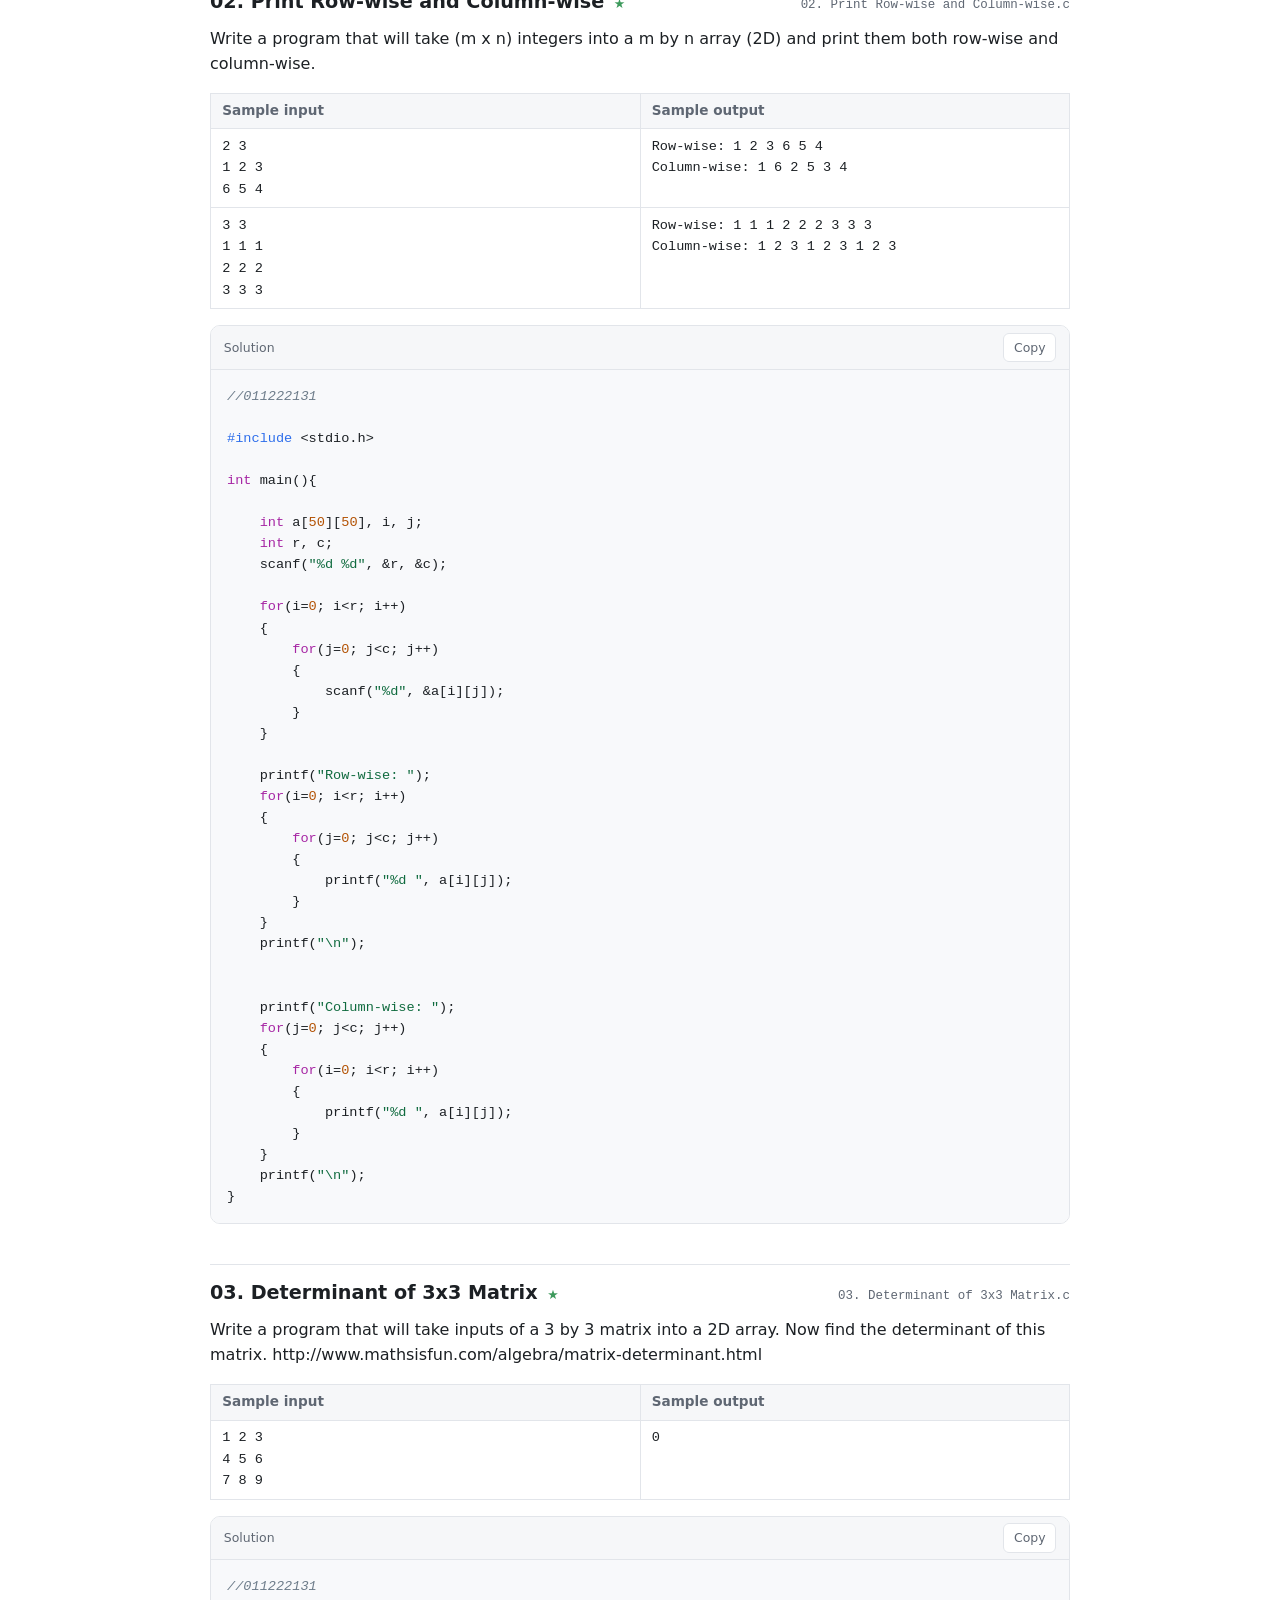
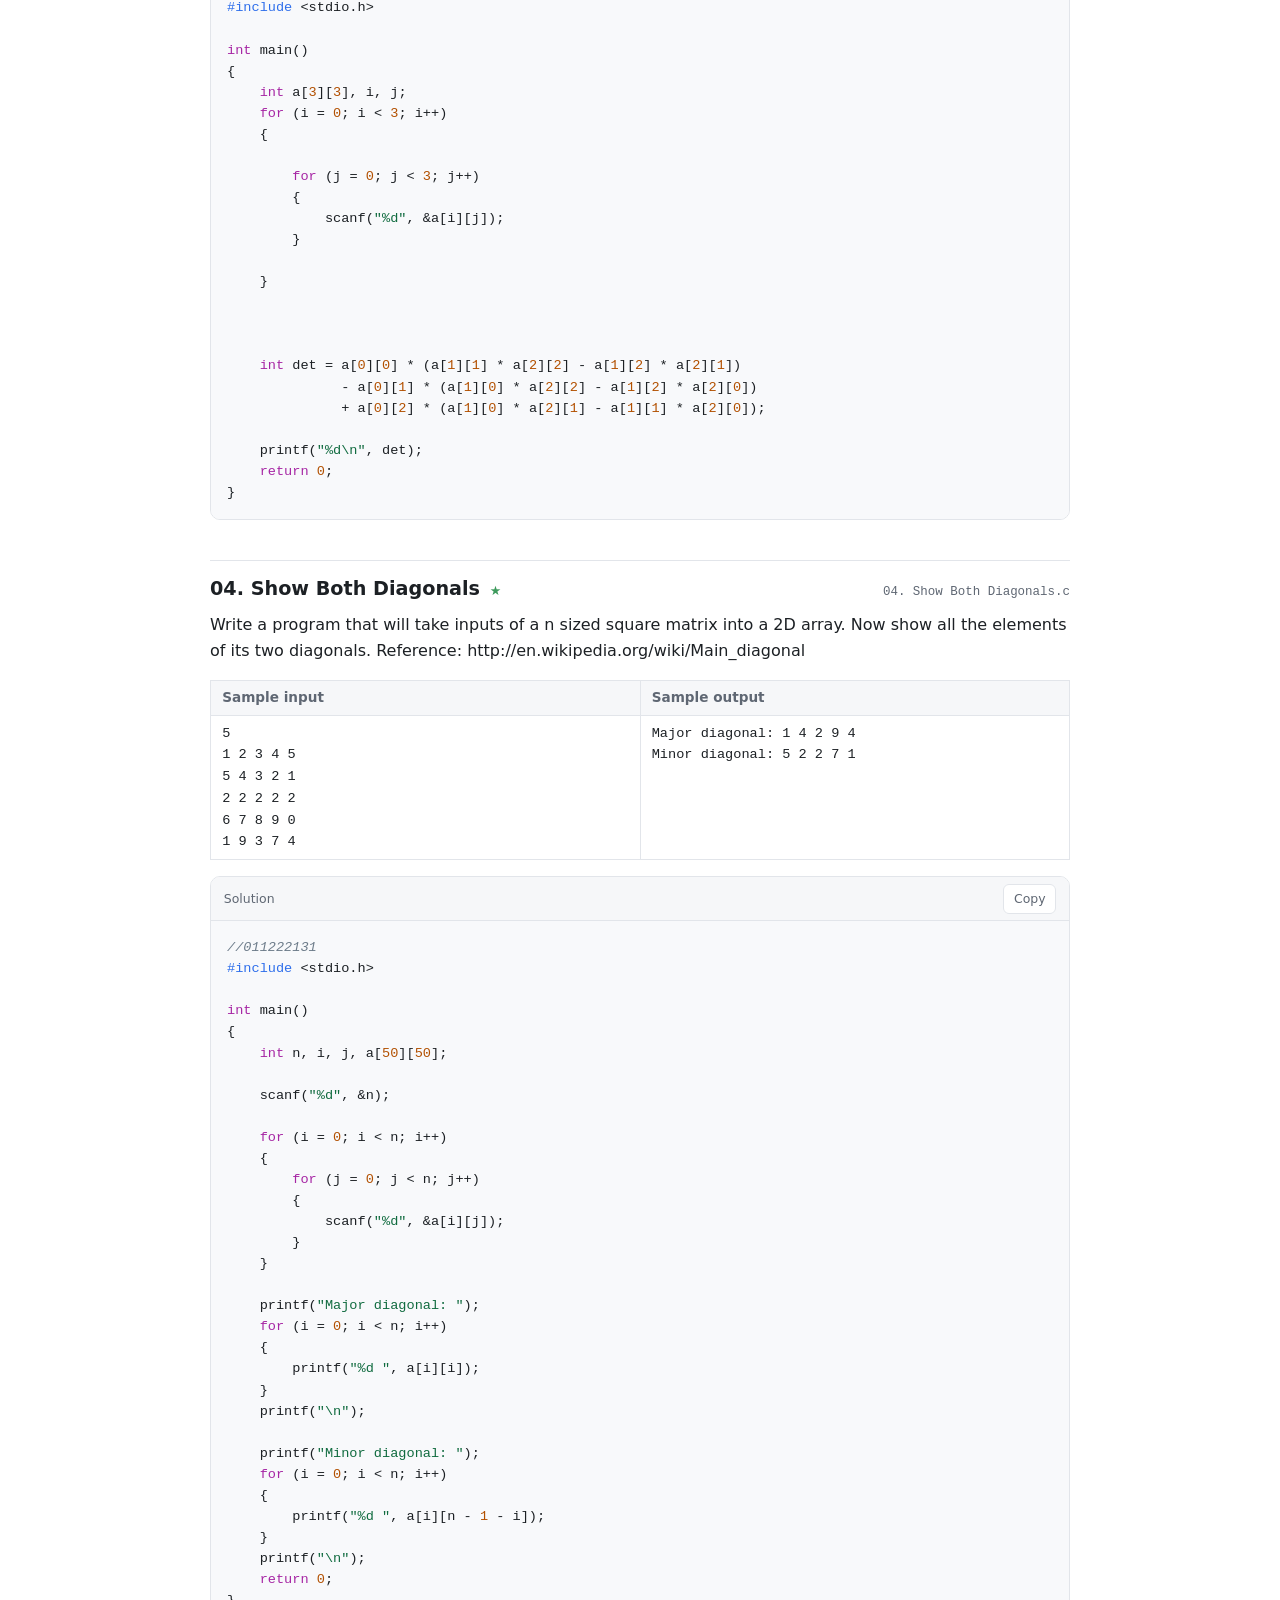
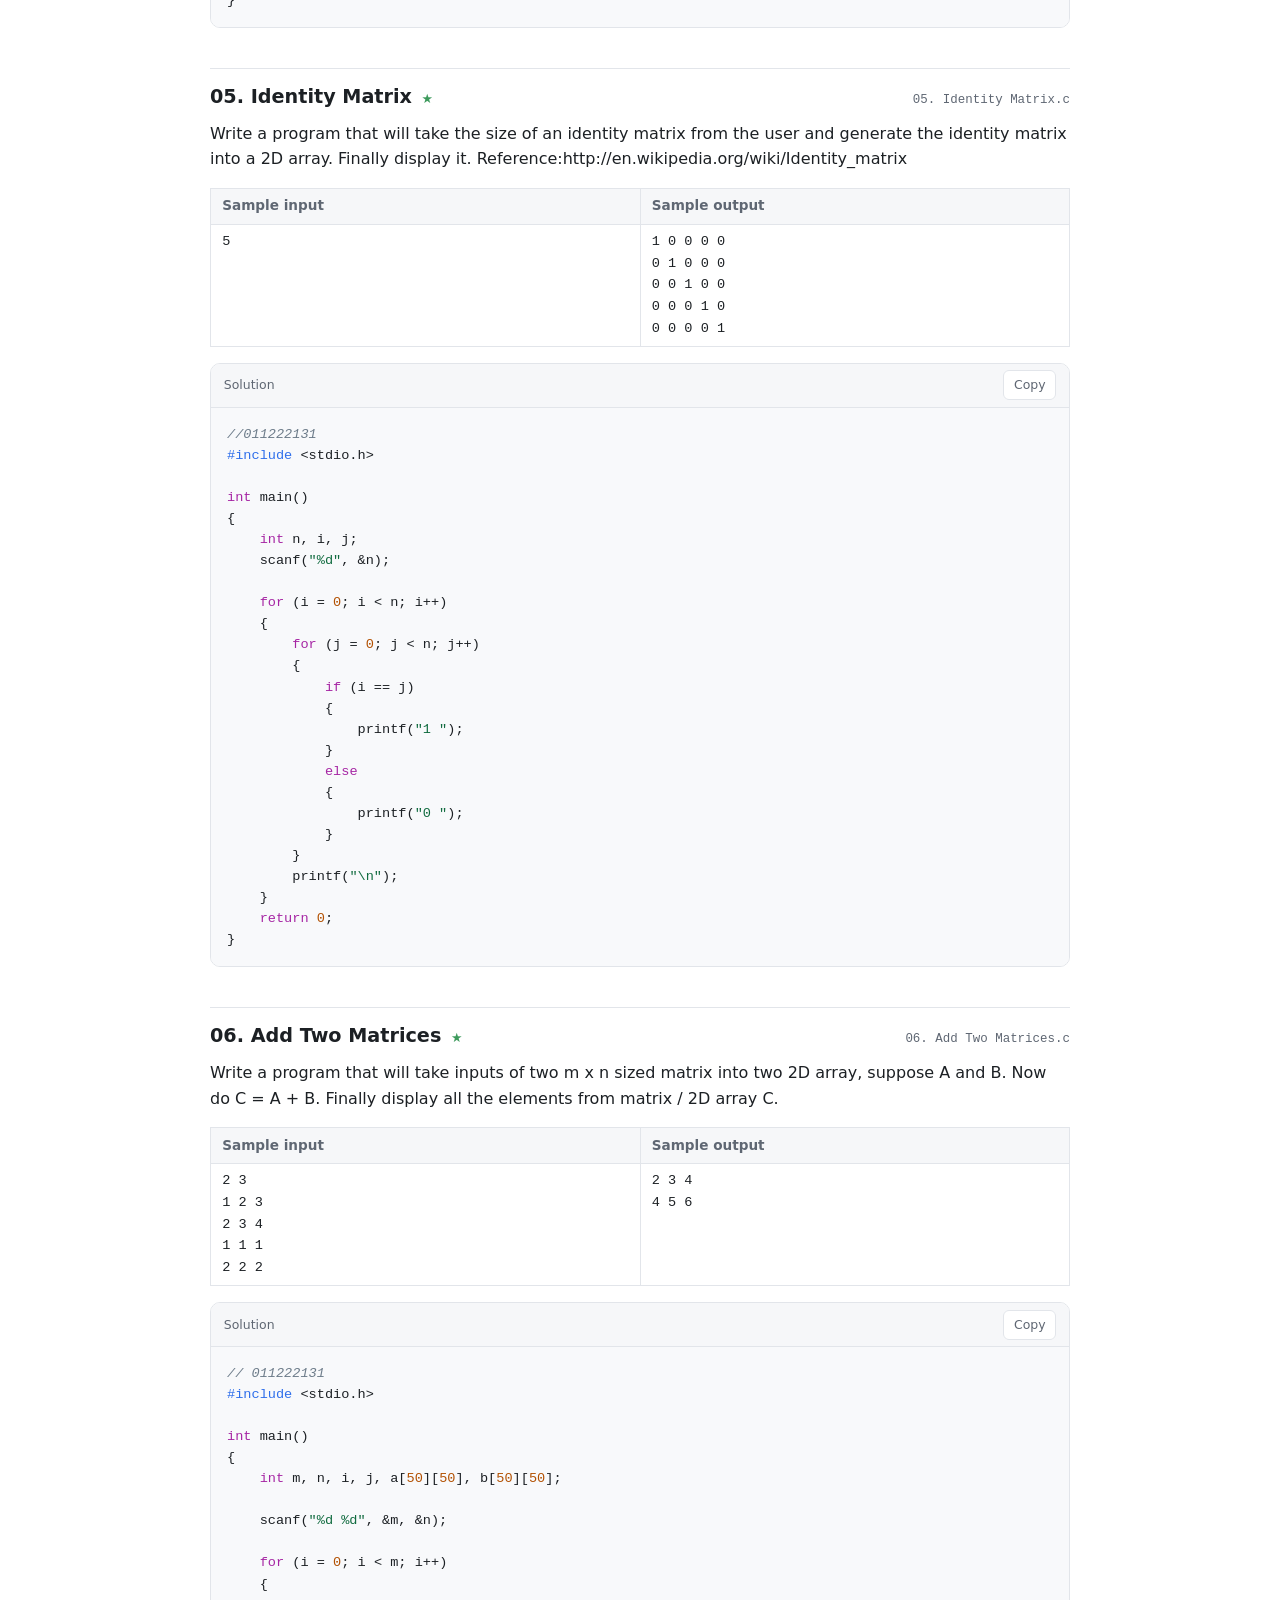
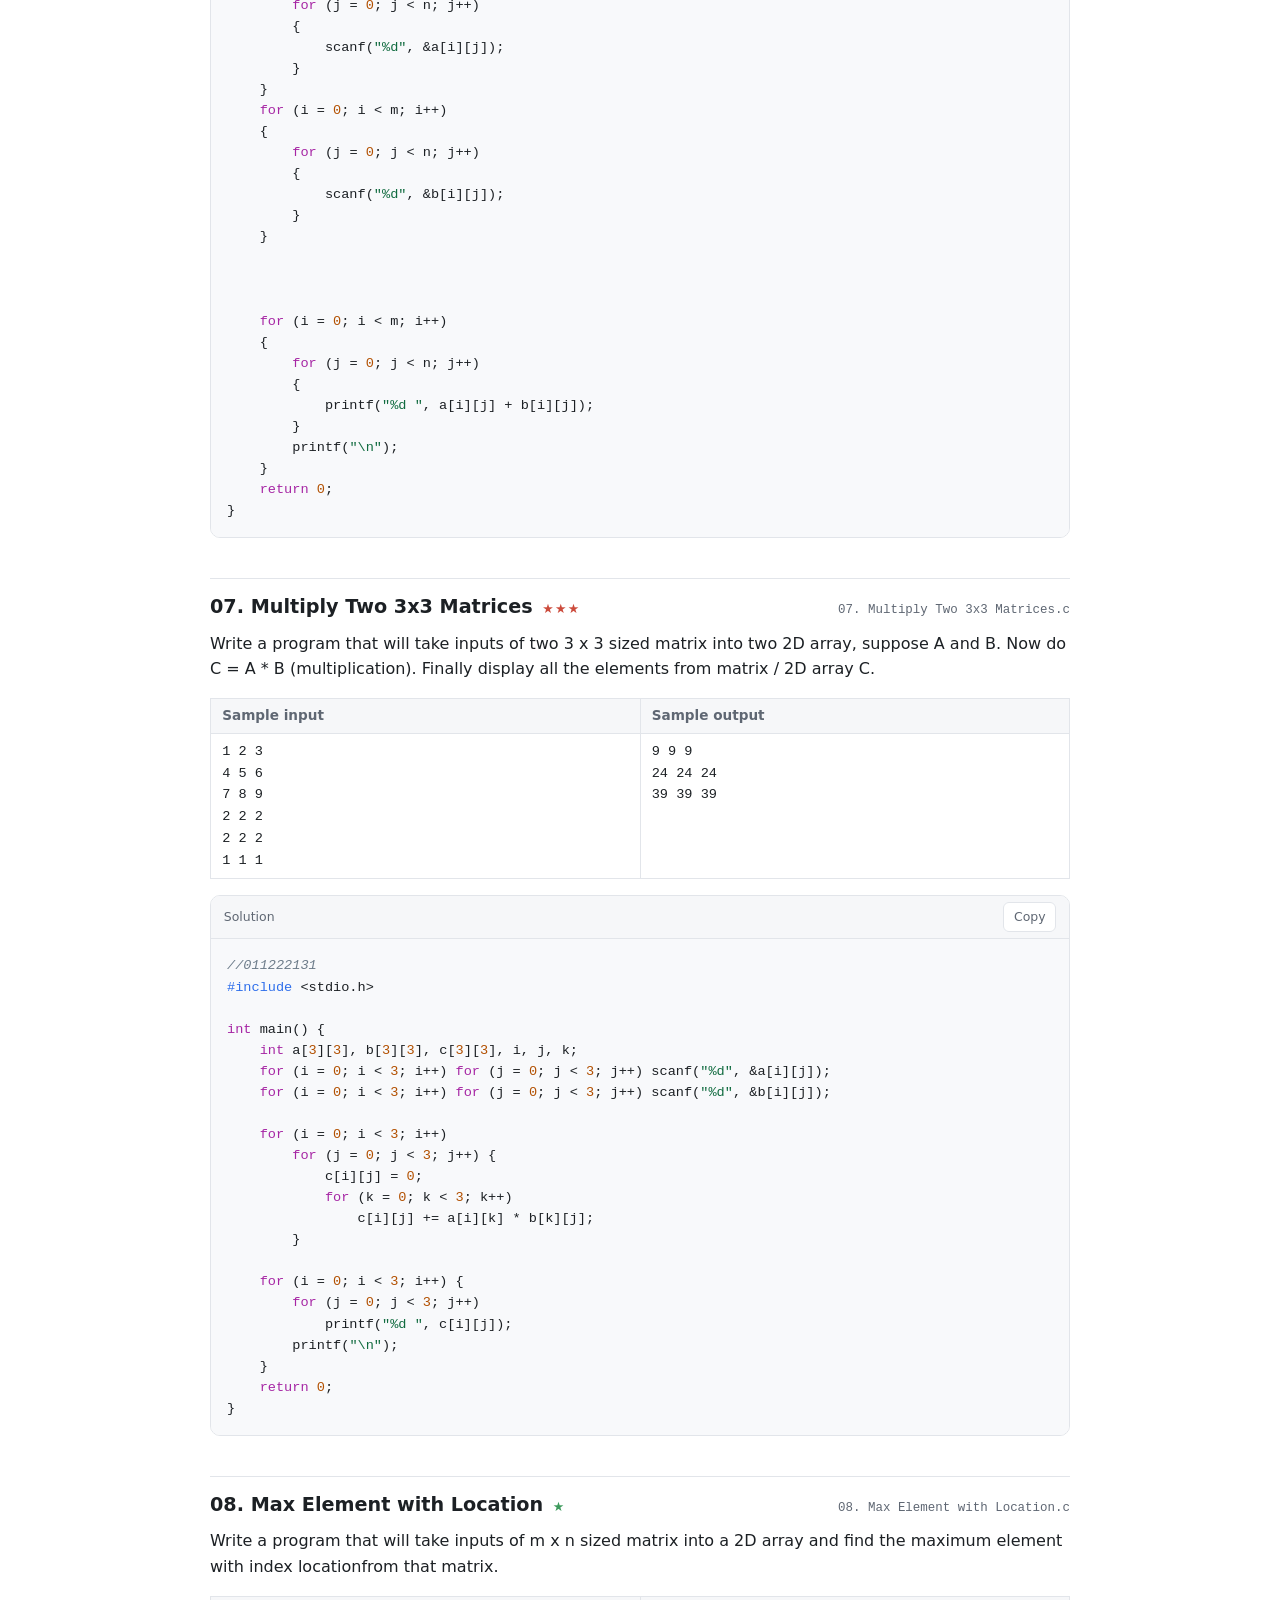
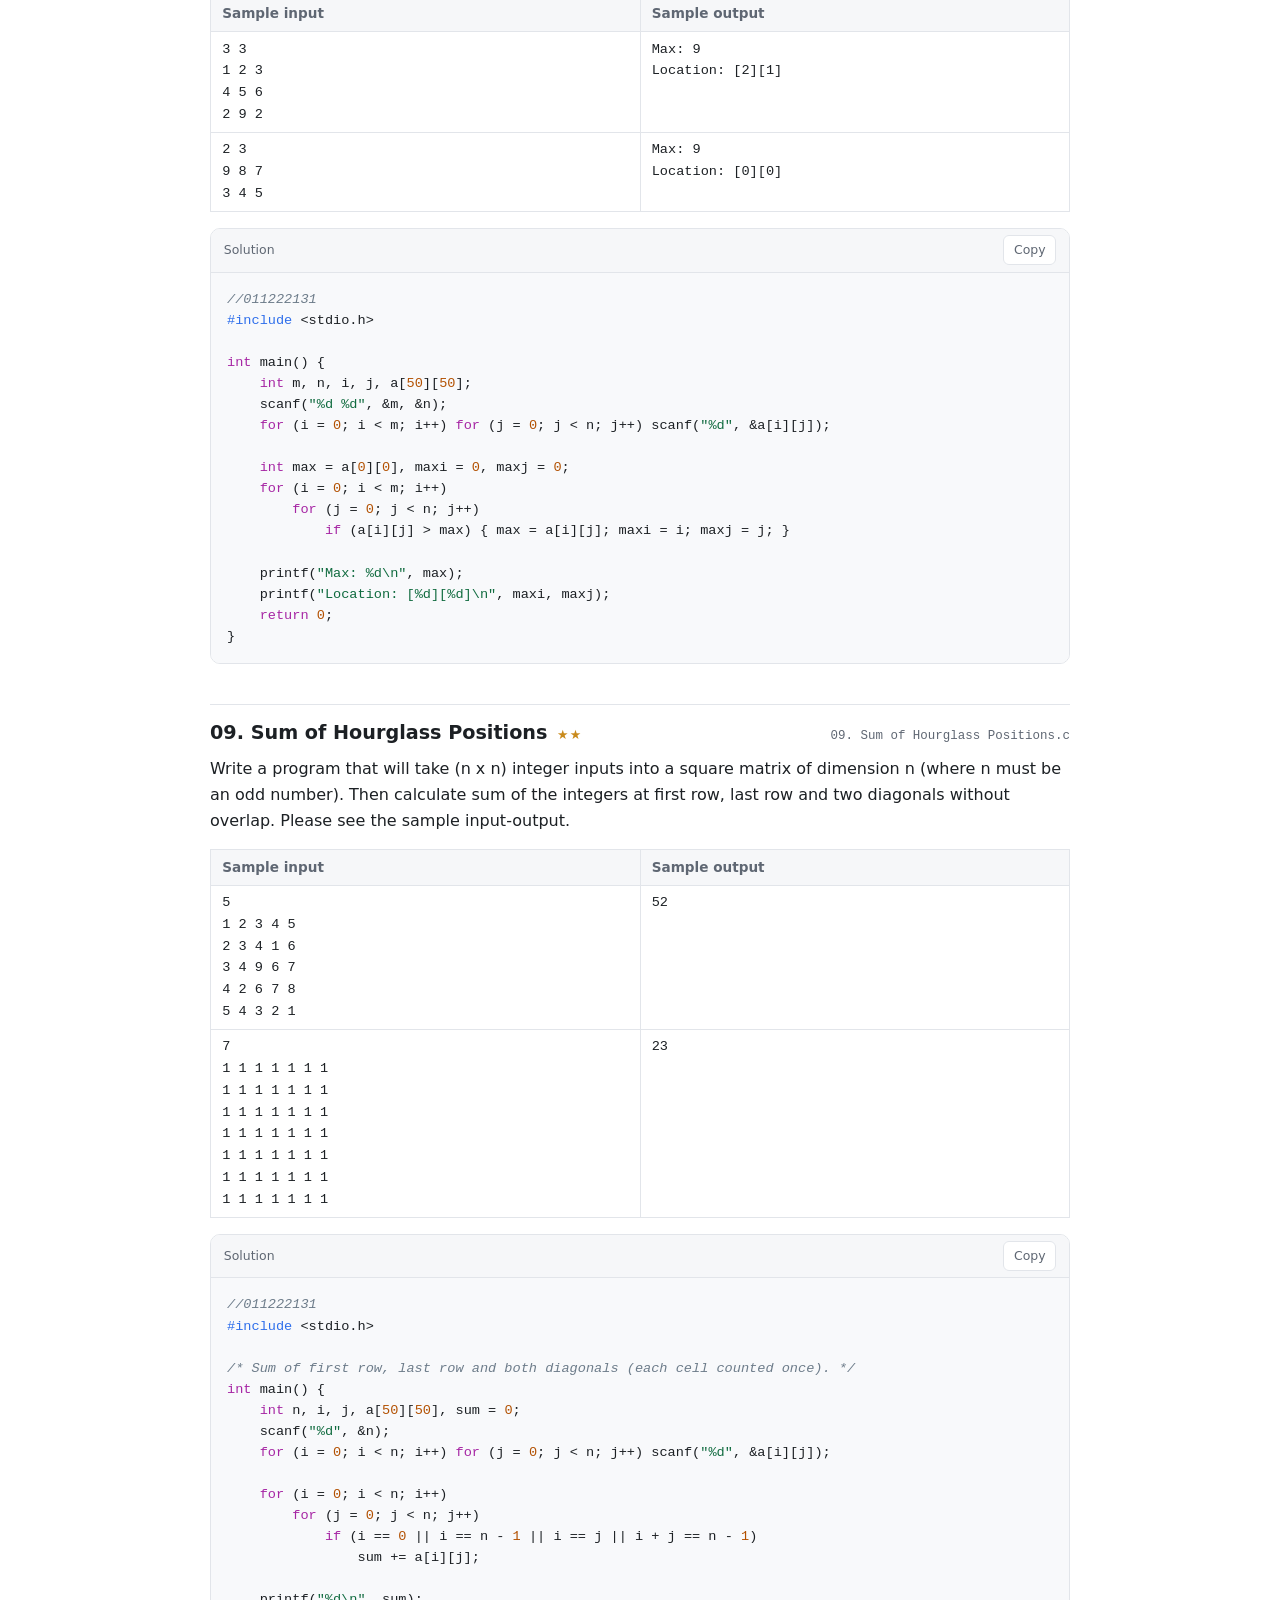
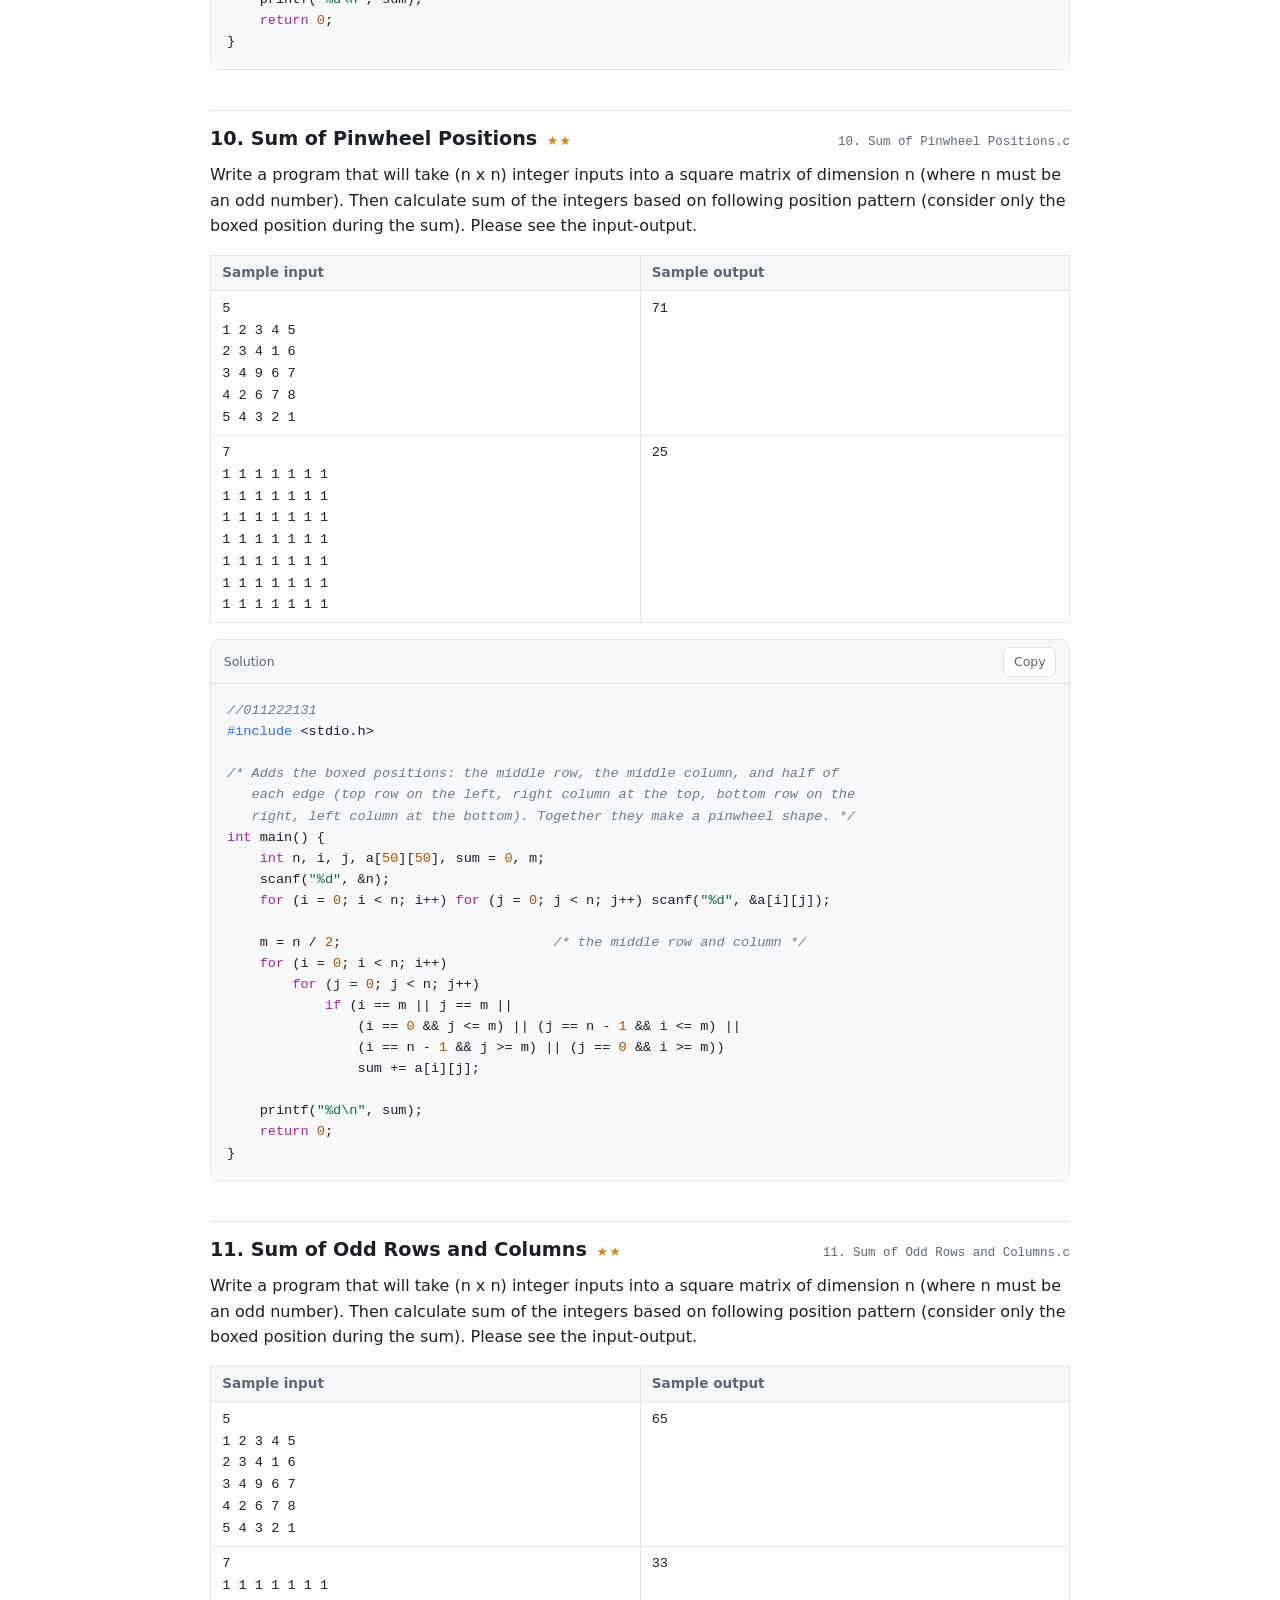
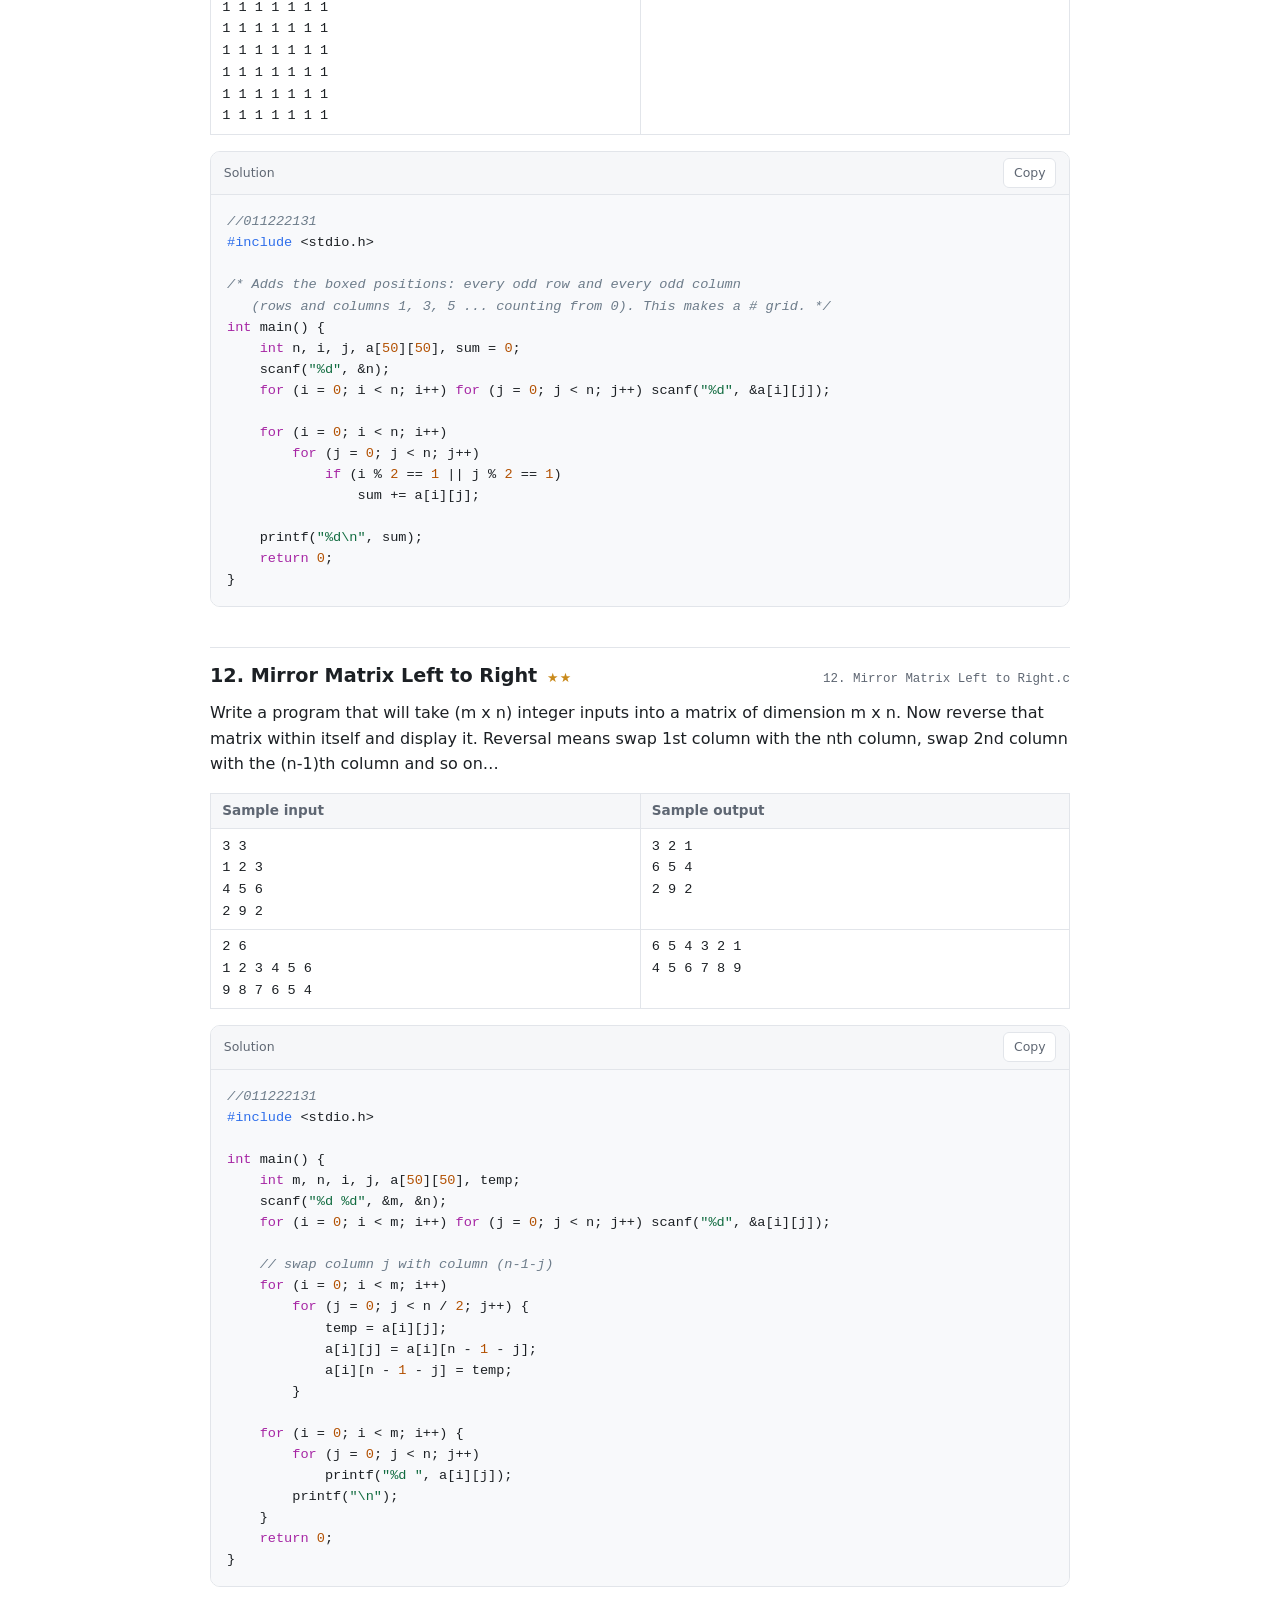
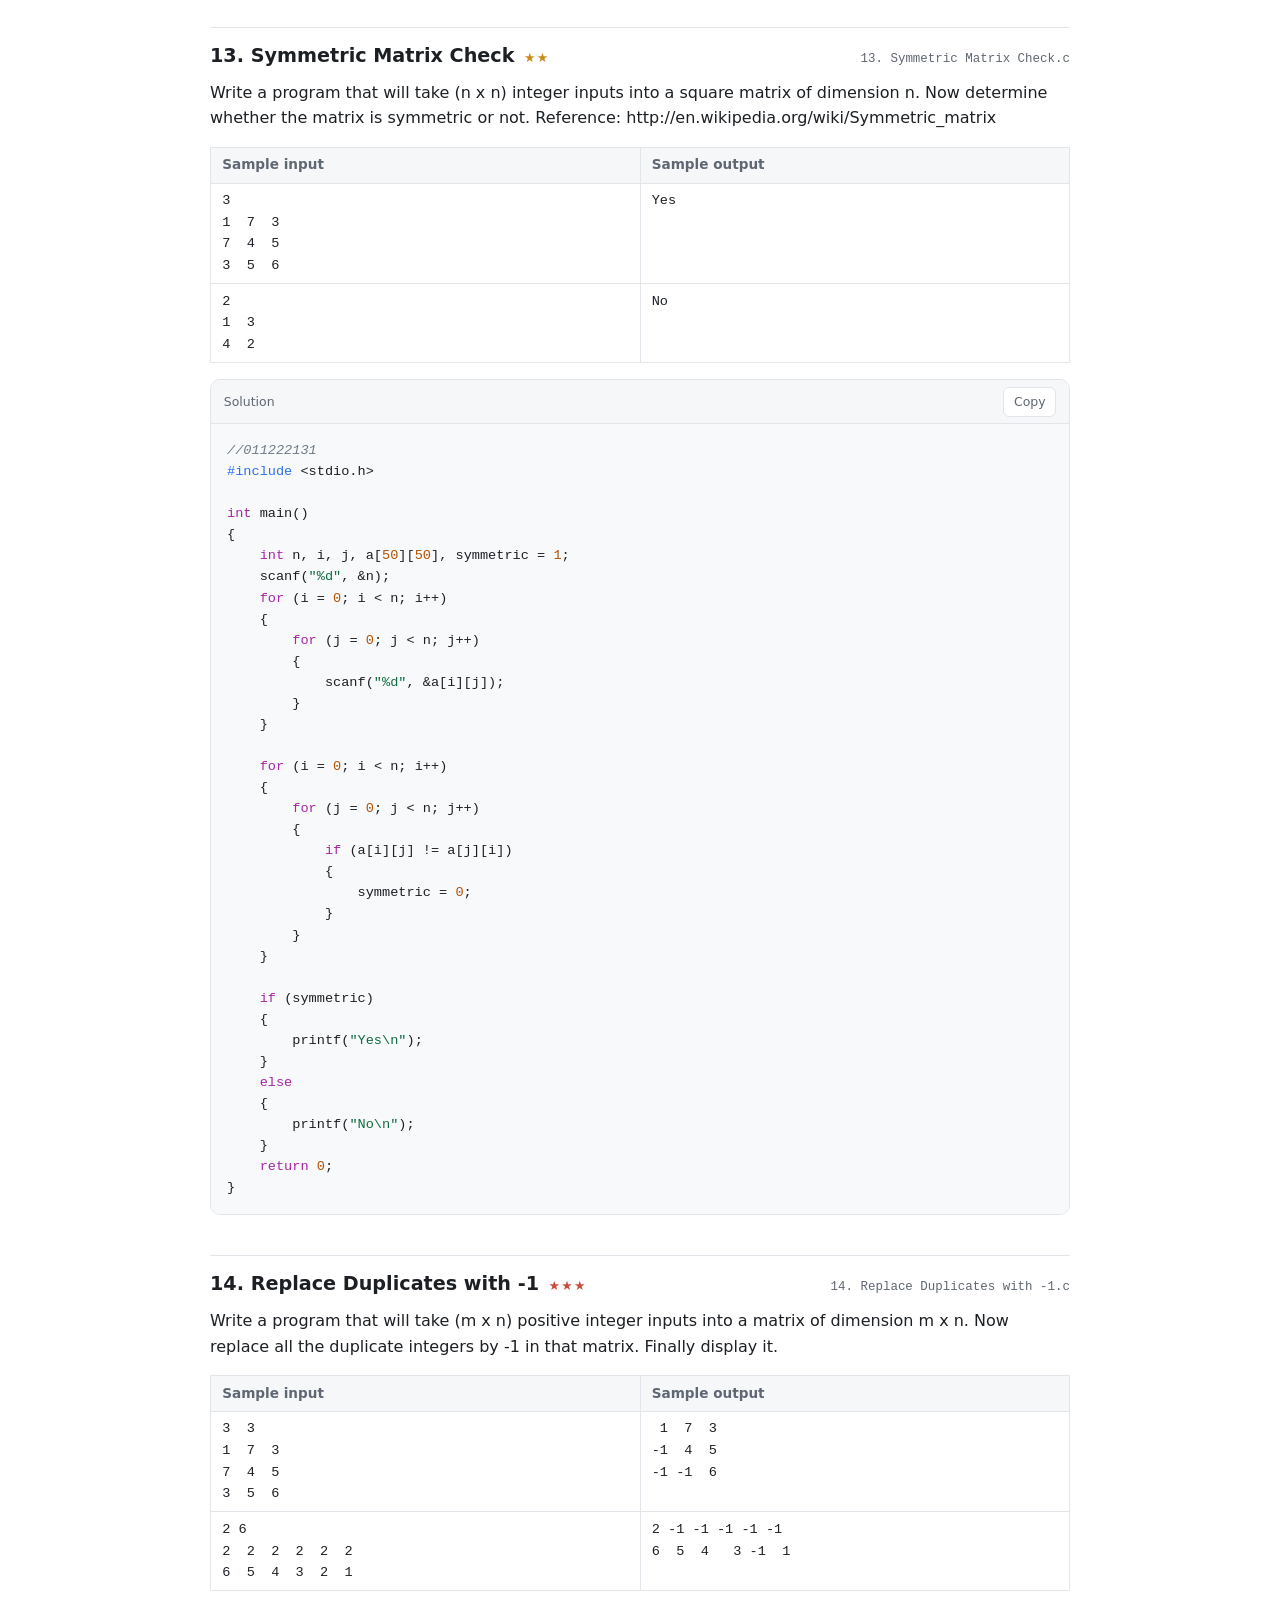
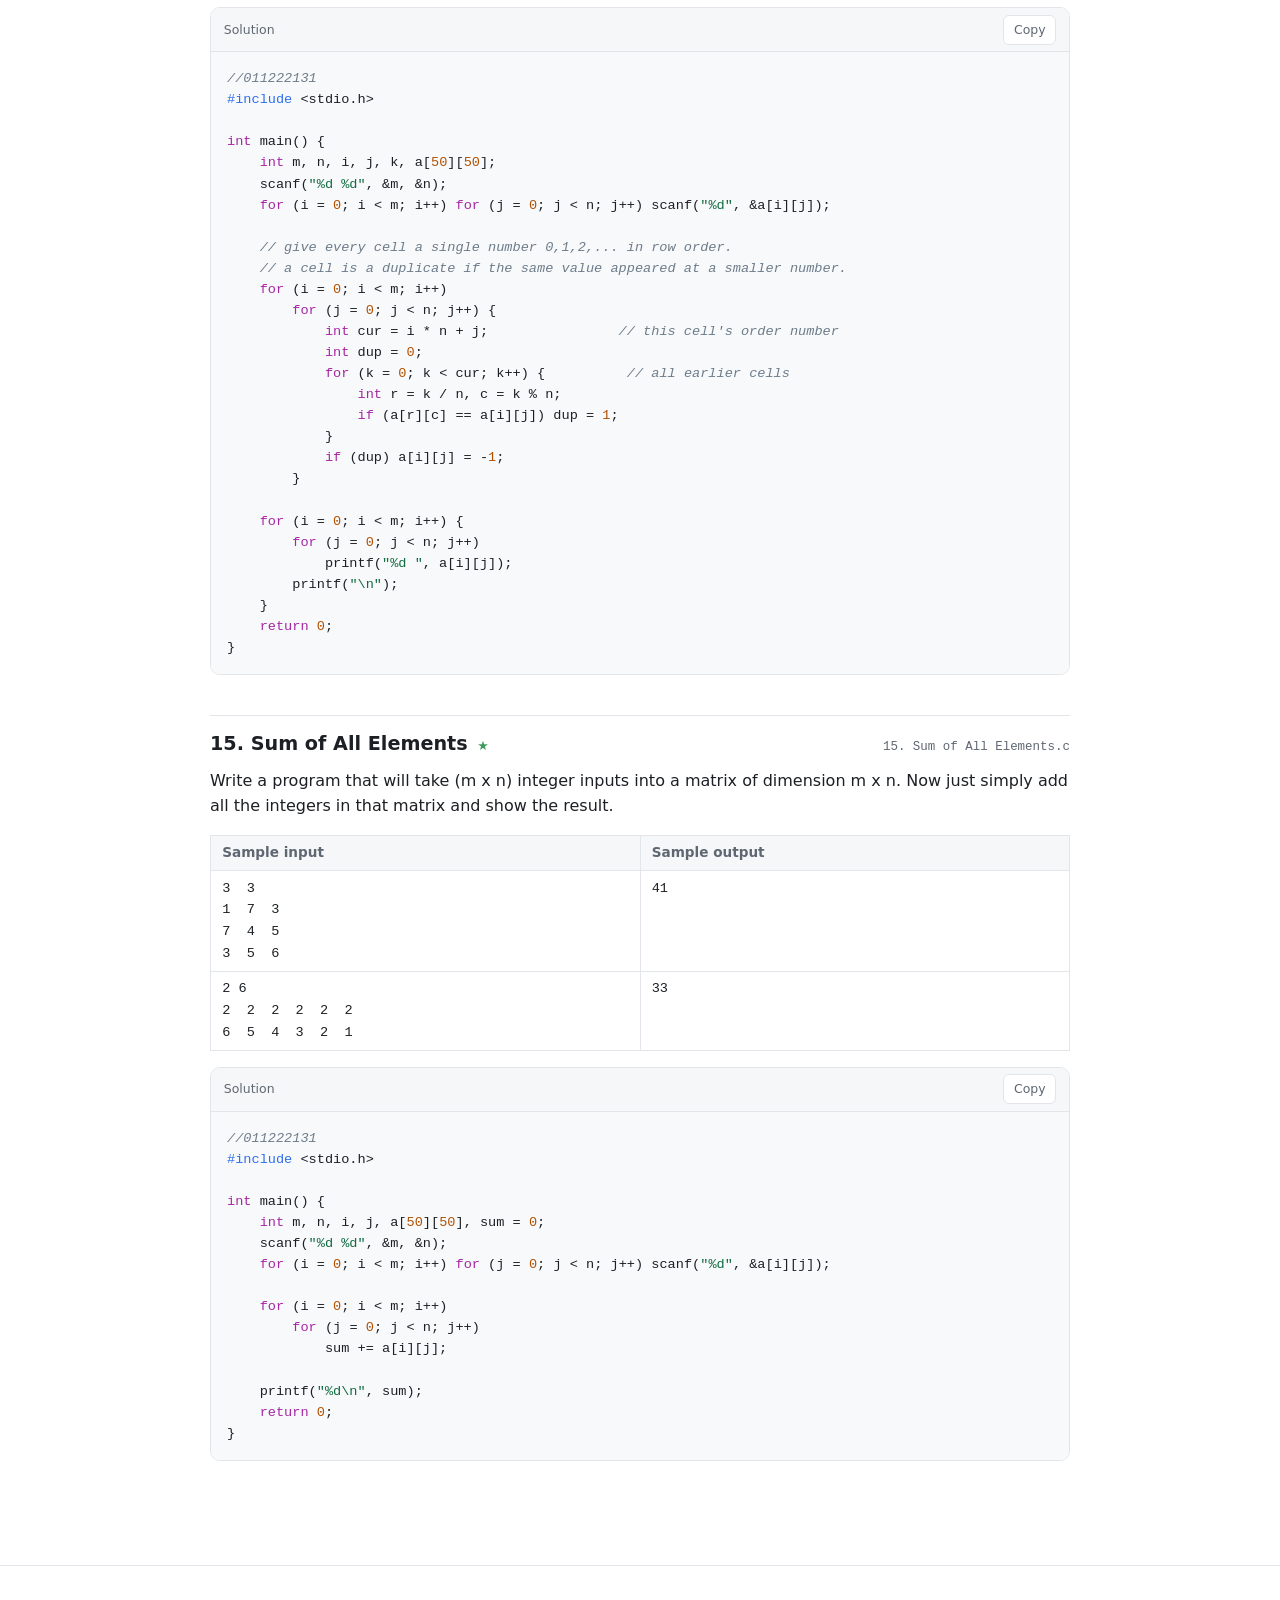
<file: docs/07-2d-array.html>
<!DOCTYPE html>
<html lang="en">
<head>
  <meta charset="utf-8">
  <meta name="viewport" content="width=device-width, initial-scale=1">
  <title>2D Arrays - SPL Lab Solutions</title>
  <meta name="description" content="Matrices: input, traversal, transpose and multiplication.">
  <link rel="stylesheet" href="style.css">
</head>
<body>

  <header class="site-header">
    <a class="logo" href="index.html">SPL&nbsp;Lab</a>
    <nav class="site-nav">
      <a href="01-intro.html">Intro</a>
      <a href="02-operators.html">Operators</a>
      <a href="03-conditions.html">Conditions</a>
      <a href="04-loop.html">Loops</a>
      <a href="05-array.html">Arrays</a>
      <a href="06-nested-loop.html">Nested Loops</a>
      <a href="07-2d-array.html" aria-current="page">2D Arrays</a>
      <a href="08-strings.html">Strings</a>
      <a href="cheatsheet.html">Midterm Cheatsheet</a>
      <a href="final-cheatsheet.html">Final Cheatsheet</a>
    </nav>
  </header>

  <main>
    <section class="category-intro">
      <h1>2D Arrays</h1>
      <p class="lede">Matrices: input, traversal, transpose and multiplication.</p>
      <p class="stats">15 problems</p>
    </section>

    <nav class="contents">
      <h2>On this page</h2>
      <ol>
        <li><a href="#p01"><span class="n">01</span> Show 3x3 Matrix</a></li>
        <li><a href="#p02"><span class="n">02</span> Print Row-wise and Column-wise</a></li>
        <li><a href="#p03"><span class="n">03</span> Determinant of 3x3 Matrix</a></li>
        <li><a href="#p04"><span class="n">04</span> Show Both Diagonals</a></li>
        <li><a href="#p05"><span class="n">05</span> Identity Matrix</a></li>
        <li><a href="#p06"><span class="n">06</span> Add Two Matrices</a></li>
        <li><a href="#p07"><span class="n">07</span> Multiply Two 3x3 Matrices</a></li>
        <li><a href="#p08"><span class="n">08</span> Max Element with Location</a></li>
        <li><a href="#p09"><span class="n">09</span> Sum of Hourglass Positions</a></li>
        <li><a href="#p10"><span class="n">10</span> Sum of Pinwheel Positions</a></li>
        <li><a href="#p11"><span class="n">11</span> Sum of Odd Rows and Columns</a></li>
        <li><a href="#p12"><span class="n">12</span> Mirror Matrix Left to Right</a></li>
        <li><a href="#p13"><span class="n">13</span> Symmetric Matrix Check</a></li>
        <li><a href="#p14"><span class="n">14</span> Replace Duplicates with -1</a></li>
        <li><a href="#p15"><span class="n">15</span> Sum of All Elements</a></li>
      </ol>
    </nav>

    <section class="problem-list">
      <article class="problem" id="p01">
        <header class="problem-header">
          <h2>01. Show 3x3 Matrix</h2>
          <span class="difficulty difficulty-1" title="easy">&#9733;</span>
          <code class="filename">01. Show 3x3 Matrix.c</code>
        </header>
        <p class="statement">Write a program that will take 9 integers into a 3 by 3 array (2D) and show them as traditional matrix view.</p>
        <div class="samples">
          <table>
            <thead>
              <tr><th>Sample input</th><th>Sample output</th></tr>
            </thead>
            <tbody>
            <tr>
              <td><pre>9 8 7 6 5 4 3 2 1</pre></td>
              <td><pre>9 8 7
6 5 4
3 2 1</pre></td>
            </tr>
            <tr>
              <td><pre>1 1 1 2 2 2 3 3 3</pre></td>
              <td><pre>1 1 1
2 2 2
3 3 3</pre></td>
            </tr>
            </tbody>
          </table>
        </div>
        <div class="solution">
          <div class="solution-bar">
            <span>Solution</span>
            <button class="copy-button" type="button">Copy</button>
          </div>
          <pre class="code"><code>//011222131
#include &lt;stdio.h&gt;

int main(){

    int a[3][3], i, j;

    for(i=0; i&lt;3; i++)
    {
        for(j=0; j&lt;3; j++)
        {
            scanf("%d", &amp;a[i][j]);
        }
    }


    for(i=0; i&lt;3; i++)
    {
        for(j=0; j&lt;3; j++)
        {
            printf("%d ", a[i][j]);
        }
        printf("\n");
    }

}</code></pre>
        </div>
      </article>

      <article class="problem" id="p02">
        <header class="problem-header">
          <h2>02. Print Row-wise and Column-wise</h2>
          <span class="difficulty difficulty-1" title="easy">&#9733;</span>
          <code class="filename">02. Print Row-wise and Column-wise.c</code>
        </header>
        <p class="statement">Write a program that will take (m x n) integers into a m by n array (2D) and print them both row-wise and column-wise.</p>
        <div class="samples">
          <table>
            <thead>
              <tr><th>Sample input</th><th>Sample output</th></tr>
            </thead>
            <tbody>
            <tr>
              <td><pre>2 3
1 2 3
6 5 4</pre></td>
              <td><pre>Row-wise: 1 2 3 6 5 4
Column-wise: 1 6 2 5 3 4</pre></td>
            </tr>
            <tr>
              <td><pre>3 3
1 1 1
2 2 2
3 3 3</pre></td>
              <td><pre>Row-wise: 1 1 1 2 2 2 3 3 3
Column-wise: 1 2 3 1 2 3 1 2 3</pre></td>
            </tr>
            </tbody>
          </table>
        </div>
        <div class="solution">
          <div class="solution-bar">
            <span>Solution</span>
            <button class="copy-button" type="button">Copy</button>
          </div>
          <pre class="code"><code>//011222131

#include &lt;stdio.h&gt;

int main(){

    int a[50][50], i, j;
    int r, c;
    scanf("%d %d", &amp;r, &amp;c);

    for(i=0; i&lt;r; i++)
    {
        for(j=0; j&lt;c; j++)
        {
            scanf("%d", &amp;a[i][j]);
        }
    }

    printf("Row-wise: ");
    for(i=0; i&lt;r; i++)
    {
        for(j=0; j&lt;c; j++)
        {
            printf("%d ", a[i][j]);
        }
    }
    printf("\n");


    printf("Column-wise: ");
    for(j=0; j&lt;c; j++)
    {
        for(i=0; i&lt;r; i++)
        {
            printf("%d ", a[i][j]);
        }
    }
    printf("\n");
}</code></pre>
        </div>
      </article>

      <article class="problem" id="p03">
        <header class="problem-header">
          <h2>03. Determinant of 3x3 Matrix</h2>
          <span class="difficulty difficulty-1" title="easy">&#9733;</span>
          <code class="filename">03. Determinant of 3x3 Matrix.c</code>
        </header>
        <p class="statement">Write a program that will take inputs of a 3 by 3 matrix into a 2D array. Now find the determinant of this matrix. http://www.mathsisfun.com/algebra/matrix-determinant.html</p>
        <div class="samples">
          <table>
            <thead>
              <tr><th>Sample input</th><th>Sample output</th></tr>
            </thead>
            <tbody>
            <tr>
              <td><pre>1 2 3
4 5 6
7 8 9</pre></td>
              <td><pre>0</pre></td>
            </tr>
            </tbody>
          </table>
        </div>
        <div class="solution">
          <div class="solution-bar">
            <span>Solution</span>
            <button class="copy-button" type="button">Copy</button>
          </div>
          <pre class="code"><code>//011222131
#include &lt;stdio.h&gt;

int main()
{
    int a[3][3], i, j;
    for (i = 0; i &lt; 3; i++)
    {

        for (j = 0; j &lt; 3; j++)
        {
            scanf("%d", &amp;a[i][j]);
        }

    }



    int det = a[0][0] * (a[1][1] * a[2][2] - a[1][2] * a[2][1])
              - a[0][1] * (a[1][0] * a[2][2] - a[1][2] * a[2][0])
              + a[0][2] * (a[1][0] * a[2][1] - a[1][1] * a[2][0]);

    printf("%d\n", det);
    return 0;
}</code></pre>
        </div>
      </article>

      <article class="problem" id="p04">
        <header class="problem-header">
          <h2>04. Show Both Diagonals</h2>
          <span class="difficulty difficulty-1" title="easy">&#9733;</span>
          <code class="filename">04. Show Both Diagonals.c</code>
        </header>
        <p class="statement">Write a program that will take inputs of a n sized square matrix into a 2D array. Now show all the elements of its two diagonals. Reference: http://en.wikipedia.org/wiki/Main_diagonal</p>
        <div class="samples">
          <table>
            <thead>
              <tr><th>Sample input</th><th>Sample output</th></tr>
            </thead>
            <tbody>
            <tr>
              <td><pre>5
1 2 3 4 5
5 4 3 2 1
2 2 2 2 2
6 7 8 9 0
1 9 3 7 4</pre></td>
              <td><pre>Major diagonal: 1 4 2 9 4
Minor diagonal: 5 2 2 7 1</pre></td>
            </tr>
            </tbody>
          </table>
        </div>
        <div class="solution">
          <div class="solution-bar">
            <span>Solution</span>
            <button class="copy-button" type="button">Copy</button>
          </div>
          <pre class="code"><code>//011222131
#include &lt;stdio.h&gt;

int main()
{
    int n, i, j, a[50][50];

    scanf("%d", &amp;n);

    for (i = 0; i &lt; n; i++)
    {
        for (j = 0; j &lt; n; j++)
        {
            scanf("%d", &amp;a[i][j]);
        }
    }

    printf("Major diagonal: ");
    for (i = 0; i &lt; n; i++)
    {
        printf("%d ", a[i][i]);
    }
    printf("\n");

    printf("Minor diagonal: ");
    for (i = 0; i &lt; n; i++)
    {
        printf("%d ", a[i][n - 1 - i]);
    }
    printf("\n");
    return 0;
}</code></pre>
        </div>
      </article>

      <article class="problem" id="p05">
        <header class="problem-header">
          <h2>05. Identity Matrix</h2>
          <span class="difficulty difficulty-1" title="easy">&#9733;</span>
          <code class="filename">05. Identity Matrix.c</code>
        </header>
        <p class="statement">Write a program that will take the size of an identity matrix from the user and generate the identity matrix into a 2D array. Finally display it. Reference:http://en.wikipedia.org/wiki/Identity_matrix</p>
        <div class="samples">
          <table>
            <thead>
              <tr><th>Sample input</th><th>Sample output</th></tr>
            </thead>
            <tbody>
            <tr>
              <td><pre>5</pre></td>
              <td><pre>1 0 0 0 0
0 1 0 0 0
0 0 1 0 0
0 0 0 1 0
0 0 0 0 1</pre></td>
            </tr>
            </tbody>
          </table>
        </div>
        <div class="solution">
          <div class="solution-bar">
            <span>Solution</span>
            <button class="copy-button" type="button">Copy</button>
          </div>
          <pre class="code"><code>//011222131
#include &lt;stdio.h&gt;

int main()
{
    int n, i, j;
    scanf("%d", &amp;n);

    for (i = 0; i &lt; n; i++)
    {
        for (j = 0; j &lt; n; j++)
        {
            if (i == j)
            {
                printf("1 ");
            }
            else
            {
                printf("0 ");
            }
        }
        printf("\n");
    }
    return 0;
}</code></pre>
        </div>
      </article>

      <article class="problem" id="p06">
        <header class="problem-header">
          <h2>06. Add Two Matrices</h2>
          <span class="difficulty difficulty-1" title="easy">&#9733;</span>
          <code class="filename">06. Add Two Matrices.c</code>
        </header>
        <p class="statement">Write a program that will take inputs of two m x n sized matrix into two 2D array, suppose A and B. Now do C = A + B. Finally display all the elements from matrix / 2D array C.</p>
        <div class="samples">
          <table>
            <thead>
              <tr><th>Sample input</th><th>Sample output</th></tr>
            </thead>
            <tbody>
            <tr>
              <td><pre>2 3
1 2 3
2 3 4
1 1 1
2 2 2</pre></td>
              <td><pre>2 3 4
4 5 6</pre></td>
            </tr>
            </tbody>
          </table>
        </div>
        <div class="solution">
          <div class="solution-bar">
            <span>Solution</span>
            <button class="copy-button" type="button">Copy</button>
          </div>
          <pre class="code"><code>// 011222131
#include &lt;stdio.h&gt;

int main()
{
    int m, n, i, j, a[50][50], b[50][50];

    scanf("%d %d", &amp;m, &amp;n);

    for (i = 0; i &lt; m; i++)
    {
        for (j = 0; j &lt; n; j++)
        {
            scanf("%d", &amp;a[i][j]);
        }
    }
    for (i = 0; i &lt; m; i++)
    {
        for (j = 0; j &lt; n; j++)
        {
            scanf("%d", &amp;b[i][j]);
        }
    }



    for (i = 0; i &lt; m; i++)
    {
        for (j = 0; j &lt; n; j++)
        {
            printf("%d ", a[i][j] + b[i][j]);
        }
        printf("\n");
    }
    return 0;
}</code></pre>
        </div>
      </article>

      <article class="problem" id="p07">
        <header class="problem-header">
          <h2>07. Multiply Two 3x3 Matrices</h2>
          <span class="difficulty difficulty-3" title="hard">&#9733;&#9733;&#9733;</span>
          <code class="filename">07. Multiply Two 3x3 Matrices.c</code>
        </header>
        <p class="statement">Write a program that will take inputs of two 3 x 3 sized matrix into two 2D array, suppose A and B. Now do C = A * B (multiplication). Finally display all the elements from matrix / 2D array C.</p>
        <div class="samples">
          <table>
            <thead>
              <tr><th>Sample input</th><th>Sample output</th></tr>
            </thead>
            <tbody>
            <tr>
              <td><pre>1 2 3
4 5 6
7 8 9
2 2 2
2 2 2
1 1 1</pre></td>
              <td><pre>9 9 9
24 24 24
39 39 39</pre></td>
            </tr>
            </tbody>
          </table>
        </div>
        <div class="solution">
          <div class="solution-bar">
            <span>Solution</span>
            <button class="copy-button" type="button">Copy</button>
          </div>
          <pre class="code"><code>//011222131
#include &lt;stdio.h&gt;

int main() {
    int a[3][3], b[3][3], c[3][3], i, j, k;
    for (i = 0; i &lt; 3; i++) for (j = 0; j &lt; 3; j++) scanf("%d", &amp;a[i][j]);
    for (i = 0; i &lt; 3; i++) for (j = 0; j &lt; 3; j++) scanf("%d", &amp;b[i][j]);

    for (i = 0; i &lt; 3; i++)
        for (j = 0; j &lt; 3; j++) {
            c[i][j] = 0;
            for (k = 0; k &lt; 3; k++)
                c[i][j] += a[i][k] * b[k][j];
        }

    for (i = 0; i &lt; 3; i++) {
        for (j = 0; j &lt; 3; j++)
            printf("%d ", c[i][j]);
        printf("\n");
    }
    return 0;
}</code></pre>
        </div>
      </article>

      <article class="problem" id="p08">
        <header class="problem-header">
          <h2>08. Max Element with Location</h2>
          <span class="difficulty difficulty-1" title="easy">&#9733;</span>
          <code class="filename">08. Max Element with Location.c</code>
        </header>
        <p class="statement">Write a program that will take inputs of m x n sized matrix into a 2D array and find the maximum element with index locationfrom that matrix.</p>
        <div class="samples">
          <table>
            <thead>
              <tr><th>Sample input</th><th>Sample output</th></tr>
            </thead>
            <tbody>
            <tr>
              <td><pre>3 3
1 2 3
4 5 6
2 9 2</pre></td>
              <td><pre>Max: 9
Location: [2][1]</pre></td>
            </tr>
            <tr>
              <td><pre>2 3
9 8 7
3 4 5</pre></td>
              <td><pre>Max: 9
Location: [0][0]</pre></td>
            </tr>
            </tbody>
          </table>
        </div>
        <div class="solution">
          <div class="solution-bar">
            <span>Solution</span>
            <button class="copy-button" type="button">Copy</button>
          </div>
          <pre class="code"><code>//011222131
#include &lt;stdio.h&gt;

int main() {
    int m, n, i, j, a[50][50];
    scanf("%d %d", &amp;m, &amp;n);
    for (i = 0; i &lt; m; i++) for (j = 0; j &lt; n; j++) scanf("%d", &amp;a[i][j]);

    int max = a[0][0], maxi = 0, maxj = 0;
    for (i = 0; i &lt; m; i++)
        for (j = 0; j &lt; n; j++)
            if (a[i][j] &gt; max) { max = a[i][j]; maxi = i; maxj = j; }

    printf("Max: %d\n", max);
    printf("Location: [%d][%d]\n", maxi, maxj);
    return 0;
}</code></pre>
        </div>
      </article>

      <article class="problem" id="p09">
        <header class="problem-header">
          <h2>09. Sum of Hourglass Positions</h2>
          <span class="difficulty difficulty-2" title="medium">&#9733;&#9733;</span>
          <code class="filename">09. Sum of Hourglass Positions.c</code>
        </header>
        <p class="statement">Write a program that will take (n x n) integer inputs into a square matrix of dimension n (where n must be an odd number). Then calculate sum of the integers at first row, last row and two diagonals without overlap. Please see the sample input-output.</p>
        <div class="samples">
          <table>
            <thead>
              <tr><th>Sample input</th><th>Sample output</th></tr>
            </thead>
            <tbody>
            <tr>
              <td><pre>5
1 2 3 4 5
2 3 4 1 6
3 4 9 6 7
4 2 6 7 8
5 4 3 2 1</pre></td>
              <td><pre>52</pre></td>
            </tr>
            <tr>
              <td><pre>7
1 1 1 1 1 1 1
1 1 1 1 1 1 1
1 1 1 1 1 1 1
1 1 1 1 1 1 1
1 1 1 1 1 1 1
1 1 1 1 1 1 1
1 1 1 1 1 1 1</pre></td>
              <td><pre>23</pre></td>
            </tr>
            </tbody>
          </table>
        </div>
        <div class="solution">
          <div class="solution-bar">
            <span>Solution</span>
            <button class="copy-button" type="button">Copy</button>
          </div>
          <pre class="code"><code>//011222131
#include &lt;stdio.h&gt;

/* Sum of first row, last row and both diagonals (each cell counted once). */
int main() {
    int n, i, j, a[50][50], sum = 0;
    scanf("%d", &amp;n);
    for (i = 0; i &lt; n; i++) for (j = 0; j &lt; n; j++) scanf("%d", &amp;a[i][j]);

    for (i = 0; i &lt; n; i++)
        for (j = 0; j &lt; n; j++)
            if (i == 0 || i == n - 1 || i == j || i + j == n - 1)
                sum += a[i][j];

    printf("%d\n", sum);
    return 0;
}</code></pre>
        </div>
      </article>

      <article class="problem" id="p10">
        <header class="problem-header">
          <h2>10. Sum of Pinwheel Positions</h2>
          <span class="difficulty difficulty-2" title="medium">&#9733;&#9733;</span>
          <code class="filename">10. Sum of Pinwheel Positions.c</code>
        </header>
        <p class="statement">Write a program that will take (n x n) integer inputs into a square matrix of dimension n (where n must be an odd number). Then calculate sum of the integers based on following position pattern (consider only the boxed position during the sum). Please see the input-output.</p>
        <div class="samples">
          <table>
            <thead>
              <tr><th>Sample input</th><th>Sample output</th></tr>
            </thead>
            <tbody>
            <tr>
              <td><pre>5
1 2 3 4 5
2 3 4 1 6
3 4 9 6 7
4 2 6 7 8
5 4 3 2 1</pre></td>
              <td><pre>71</pre></td>
            </tr>
            <tr>
              <td><pre>7
1 1 1 1 1 1 1
1 1 1 1 1 1 1
1 1 1 1 1 1 1
1 1 1 1 1 1 1
1 1 1 1 1 1 1
1 1 1 1 1 1 1
1 1 1 1 1 1 1</pre></td>
              <td><pre>25</pre></td>
            </tr>
            </tbody>
          </table>
        </div>
        <div class="solution">
          <div class="solution-bar">
            <span>Solution</span>
            <button class="copy-button" type="button">Copy</button>
          </div>
          <pre class="code"><code>//011222131
#include &lt;stdio.h&gt;

/* Adds the boxed positions: the middle row, the middle column, and half of
   each edge (top row on the left, right column at the top, bottom row on the
   right, left column at the bottom). Together they make a pinwheel shape. */
int main() {
    int n, i, j, a[50][50], sum = 0, m;
    scanf("%d", &amp;n);
    for (i = 0; i &lt; n; i++) for (j = 0; j &lt; n; j++) scanf("%d", &amp;a[i][j]);

    m = n / 2;                          /* the middle row and column */
    for (i = 0; i &lt; n; i++)
        for (j = 0; j &lt; n; j++)
            if (i == m || j == m ||
                (i == 0 &amp;&amp; j &lt;= m) || (j == n - 1 &amp;&amp; i &lt;= m) ||
                (i == n - 1 &amp;&amp; j &gt;= m) || (j == 0 &amp;&amp; i &gt;= m))
                sum += a[i][j];

    printf("%d\n", sum);
    return 0;
}</code></pre>
        </div>
      </article>

      <article class="problem" id="p11">
        <header class="problem-header">
          <h2>11. Sum of Odd Rows and Columns</h2>
          <span class="difficulty difficulty-2" title="medium">&#9733;&#9733;</span>
          <code class="filename">11. Sum of Odd Rows and Columns.c</code>
        </header>
        <p class="statement">Write a program that will take (n x n) integer inputs into a square matrix of dimension n (where n must be an odd number). Then calculate sum of the integers based on following position pattern (consider only the boxed position during the sum). Please see the input-output.</p>
        <div class="samples">
          <table>
            <thead>
              <tr><th>Sample input</th><th>Sample output</th></tr>
            </thead>
            <tbody>
            <tr>
              <td><pre>5
1 2 3 4 5
2 3 4 1 6
3 4 9 6 7
4 2 6 7 8
5 4 3 2 1</pre></td>
              <td><pre>65</pre></td>
            </tr>
            <tr>
              <td><pre>7
1 1 1 1 1 1 1
1 1 1 1 1 1 1
1 1 1 1 1 1 1
1 1 1 1 1 1 1
1 1 1 1 1 1 1
1 1 1 1 1 1 1
1 1 1 1 1 1 1</pre></td>
              <td><pre>33</pre></td>
            </tr>
            </tbody>
          </table>
        </div>
        <div class="solution">
          <div class="solution-bar">
            <span>Solution</span>
            <button class="copy-button" type="button">Copy</button>
          </div>
          <pre class="code"><code>//011222131
#include &lt;stdio.h&gt;

/* Adds the boxed positions: every odd row and every odd column
   (rows and columns 1, 3, 5 ... counting from 0). This makes a # grid. */
int main() {
    int n, i, j, a[50][50], sum = 0;
    scanf("%d", &amp;n);
    for (i = 0; i &lt; n; i++) for (j = 0; j &lt; n; j++) scanf("%d", &amp;a[i][j]);

    for (i = 0; i &lt; n; i++)
        for (j = 0; j &lt; n; j++)
            if (i % 2 == 1 || j % 2 == 1)
                sum += a[i][j];

    printf("%d\n", sum);
    return 0;
}</code></pre>
        </div>
      </article>

      <article class="problem" id="p12">
        <header class="problem-header">
          <h2>12. Mirror Matrix Left to Right</h2>
          <span class="difficulty difficulty-2" title="medium">&#9733;&#9733;</span>
          <code class="filename">12. Mirror Matrix Left to Right.c</code>
        </header>
        <p class="statement">Write a program that will take (m x n) integer inputs into a matrix of dimension m x n. Now reverse that matrix within itself and display it. Reversal means swap 1st column with the nth column, swap 2nd column with the (n-1)th column and so on…</p>
        <div class="samples">
          <table>
            <thead>
              <tr><th>Sample input</th><th>Sample output</th></tr>
            </thead>
            <tbody>
            <tr>
              <td><pre>3 3
1 2 3
4 5 6
2 9 2</pre></td>
              <td><pre>3 2 1
6 5 4
2 9 2</pre></td>
            </tr>
            <tr>
              <td><pre>2 6
1 2 3 4 5 6
9 8 7 6 5 4</pre></td>
              <td><pre>6 5 4 3 2 1
4 5 6 7 8 9</pre></td>
            </tr>
            </tbody>
          </table>
        </div>
        <div class="solution">
          <div class="solution-bar">
            <span>Solution</span>
            <button class="copy-button" type="button">Copy</button>
          </div>
          <pre class="code"><code>//011222131
#include &lt;stdio.h&gt;

int main() {
    int m, n, i, j, a[50][50], temp;
    scanf("%d %d", &amp;m, &amp;n);
    for (i = 0; i &lt; m; i++) for (j = 0; j &lt; n; j++) scanf("%d", &amp;a[i][j]);

    // swap column j with column (n-1-j)
    for (i = 0; i &lt; m; i++)
        for (j = 0; j &lt; n / 2; j++) {
            temp = a[i][j];
            a[i][j] = a[i][n - 1 - j];
            a[i][n - 1 - j] = temp;
        }

    for (i = 0; i &lt; m; i++) {
        for (j = 0; j &lt; n; j++)
            printf("%d ", a[i][j]);
        printf("\n");
    }
    return 0;
}</code></pre>
        </div>
      </article>

      <article class="problem" id="p13">
        <header class="problem-header">
          <h2>13. Symmetric Matrix Check</h2>
          <span class="difficulty difficulty-2" title="medium">&#9733;&#9733;</span>
          <code class="filename">13. Symmetric Matrix Check.c</code>
        </header>
        <p class="statement">Write a program that will take (n x n) integer inputs into a square matrix of dimension n. Now determine whether the matrix is symmetric or not. Reference: http://en.wikipedia.org/wiki/Symmetric_matrix</p>
        <div class="samples">
          <table>
            <thead>
              <tr><th>Sample input</th><th>Sample output</th></tr>
            </thead>
            <tbody>
            <tr>
              <td><pre>3
1  7  3
7  4  5
3  5  6</pre></td>
              <td><pre>Yes</pre></td>
            </tr>
            <tr>
              <td><pre>2
1  3
4  2</pre></td>
              <td><pre>No</pre></td>
            </tr>
            </tbody>
          </table>
        </div>
        <div class="solution">
          <div class="solution-bar">
            <span>Solution</span>
            <button class="copy-button" type="button">Copy</button>
          </div>
          <pre class="code"><code>//011222131
#include &lt;stdio.h&gt;

int main()
{
    int n, i, j, a[50][50], symmetric = 1;
    scanf("%d", &amp;n);
    for (i = 0; i &lt; n; i++)
    {
        for (j = 0; j &lt; n; j++)
        {
            scanf("%d", &amp;a[i][j]);
        }
    }

    for (i = 0; i &lt; n; i++)
    {
        for (j = 0; j &lt; n; j++)
        {
            if (a[i][j] != a[j][i])
            {
                symmetric = 0;
            }
        }
    }

    if (symmetric)
    {
        printf("Yes\n");
    }
    else
    {
        printf("No\n");
    }
    return 0;
}</code></pre>
        </div>
      </article>

      <article class="problem" id="p14">
        <header class="problem-header">
          <h2>14. Replace Duplicates with -1</h2>
          <span class="difficulty difficulty-3" title="hard">&#9733;&#9733;&#9733;</span>
          <code class="filename">14. Replace Duplicates with -1.c</code>
        </header>
        <p class="statement">Write a program that will take (m x n) positive integer inputs into a matrix of dimension m x n. Now replace all the duplicate integers by -1 in that matrix. Finally display it.</p>
        <div class="samples">
          <table>
            <thead>
              <tr><th>Sample input</th><th>Sample output</th></tr>
            </thead>
            <tbody>
            <tr>
              <td><pre>3  3
1  7  3
7  4  5
3  5  6</pre></td>
              <td><pre> 1  7  3
-1  4  5
-1 -1  6</pre></td>
            </tr>
            <tr>
              <td><pre>2 6
2  2  2  2  2  2
6  5  4  3  2  1</pre></td>
              <td><pre>2 -1 -1 -1 -1 -1
6  5  4   3 -1  1</pre></td>
            </tr>
            </tbody>
          </table>
        </div>
        <div class="solution">
          <div class="solution-bar">
            <span>Solution</span>
            <button class="copy-button" type="button">Copy</button>
          </div>
          <pre class="code"><code>//011222131
#include &lt;stdio.h&gt;

int main() {
    int m, n, i, j, k, a[50][50];
    scanf("%d %d", &amp;m, &amp;n);
    for (i = 0; i &lt; m; i++) for (j = 0; j &lt; n; j++) scanf("%d", &amp;a[i][j]);

    // give every cell a single number 0,1,2,... in row order.
    // a cell is a duplicate if the same value appeared at a smaller number.
    for (i = 0; i &lt; m; i++)
        for (j = 0; j &lt; n; j++) {
            int cur = i * n + j;                // this cell's order number
            int dup = 0;
            for (k = 0; k &lt; cur; k++) {          // all earlier cells
                int r = k / n, c = k % n;
                if (a[r][c] == a[i][j]) dup = 1;
            }
            if (dup) a[i][j] = -1;
        }

    for (i = 0; i &lt; m; i++) {
        for (j = 0; j &lt; n; j++)
            printf("%d ", a[i][j]);
        printf("\n");
    }
    return 0;
}</code></pre>
        </div>
      </article>

      <article class="problem" id="p15">
        <header class="problem-header">
          <h2>15. Sum of All Elements</h2>
          <span class="difficulty difficulty-1" title="easy">&#9733;</span>
          <code class="filename">15. Sum of All Elements.c</code>
        </header>
        <p class="statement">Write a program that will take (m x n) integer inputs into a matrix of dimension m x n. Now just simply add all the integers in that matrix and show the result.</p>
        <div class="samples">
          <table>
            <thead>
              <tr><th>Sample input</th><th>Sample output</th></tr>
            </thead>
            <tbody>
            <tr>
              <td><pre>3  3
1  7  3
7  4  5
3  5  6</pre></td>
              <td><pre>41</pre></td>
            </tr>
            <tr>
              <td><pre>2 6
2  2  2  2  2  2
6  5  4  3  2  1</pre></td>
              <td><pre>33</pre></td>
            </tr>
            </tbody>
          </table>
        </div>
        <div class="solution">
          <div class="solution-bar">
            <span>Solution</span>
            <button class="copy-button" type="button">Copy</button>
          </div>
          <pre class="code"><code>//011222131
#include &lt;stdio.h&gt;

int main() {
    int m, n, i, j, a[50][50], sum = 0;
    scanf("%d %d", &amp;m, &amp;n);
    for (i = 0; i &lt; m; i++) for (j = 0; j &lt; n; j++) scanf("%d", &amp;a[i][j]);

    for (i = 0; i &lt; m; i++)
        for (j = 0; j &lt; n; j++)
            sum += a[i][j];

    printf("%d\n", sum);
    return 0;
}</code></pre>
        </div>
      </article>
    </section>

  </main>

  <footer class="site-footer">
    <p>SPL Lab solutions &middot; written in C &middot; compiled with gcc</p>
  </footer>

  <script src="app.js"></script>
</body>
</html>
</file>
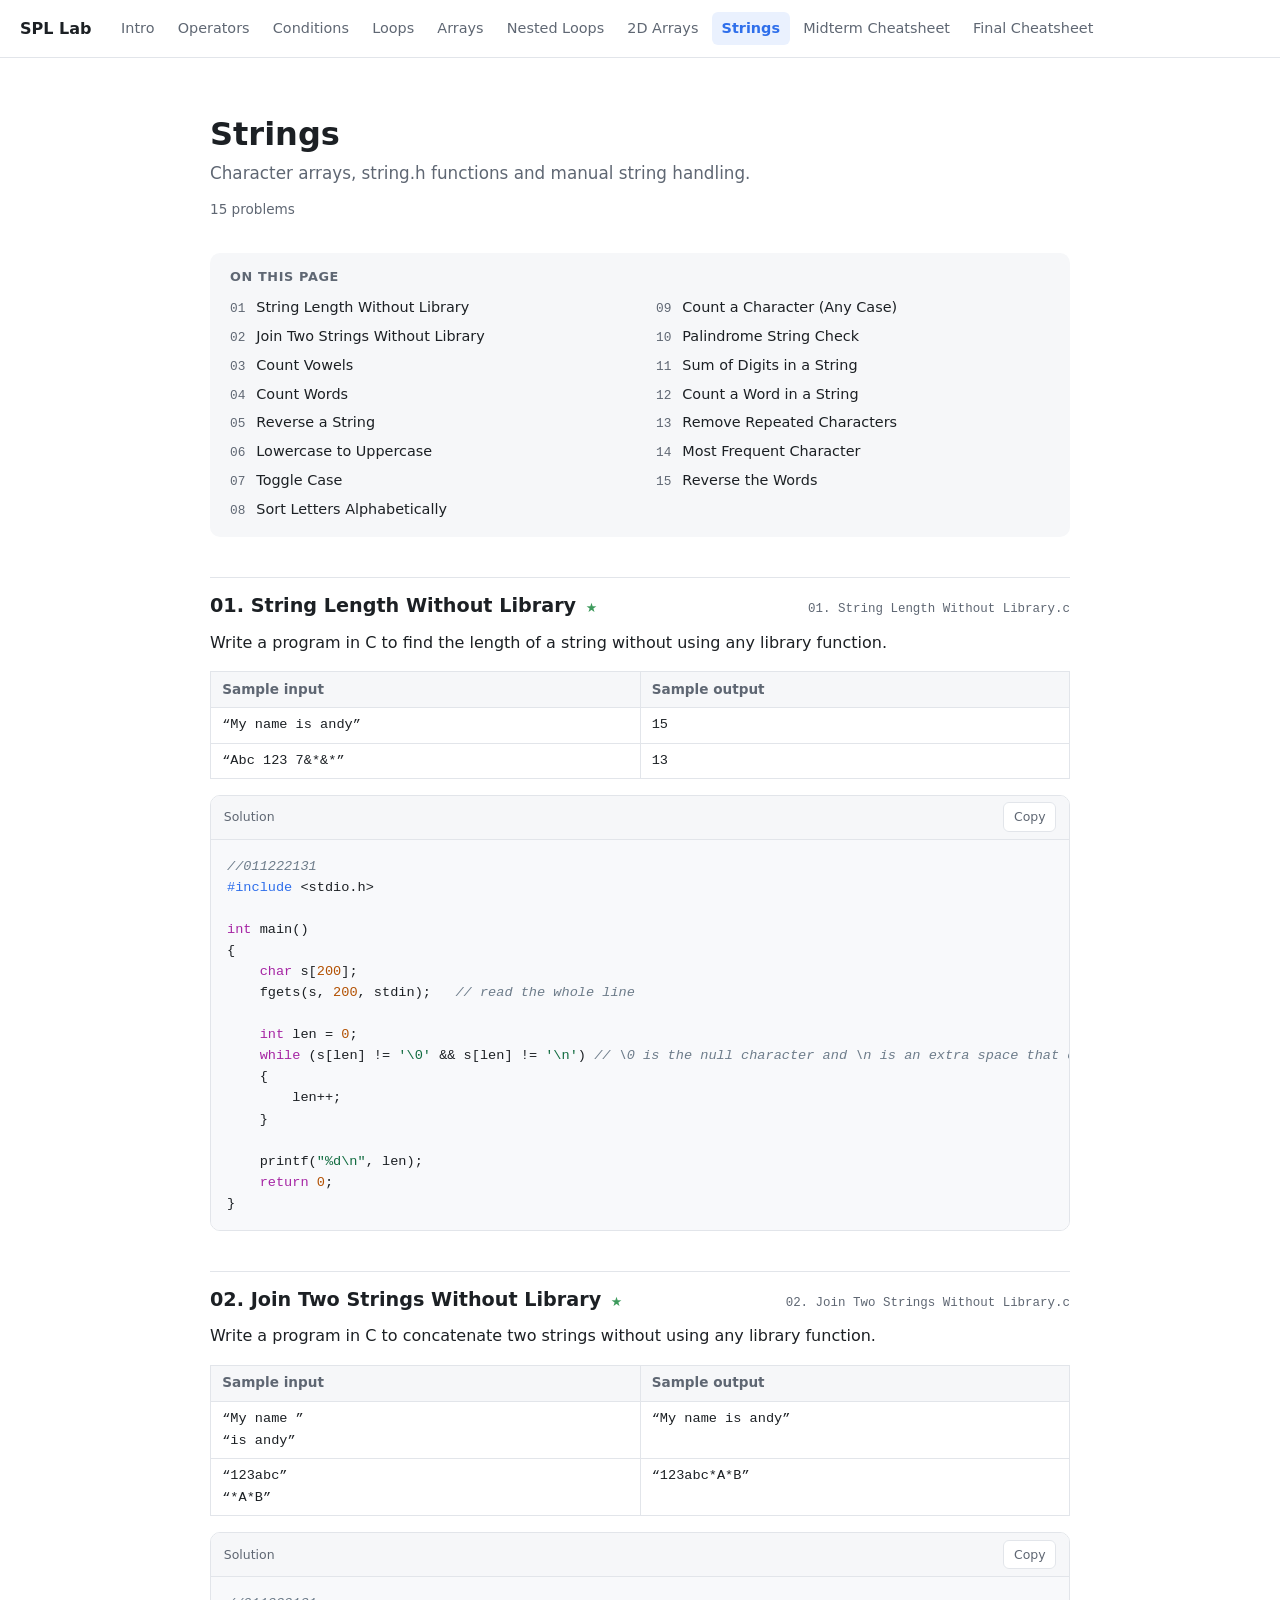
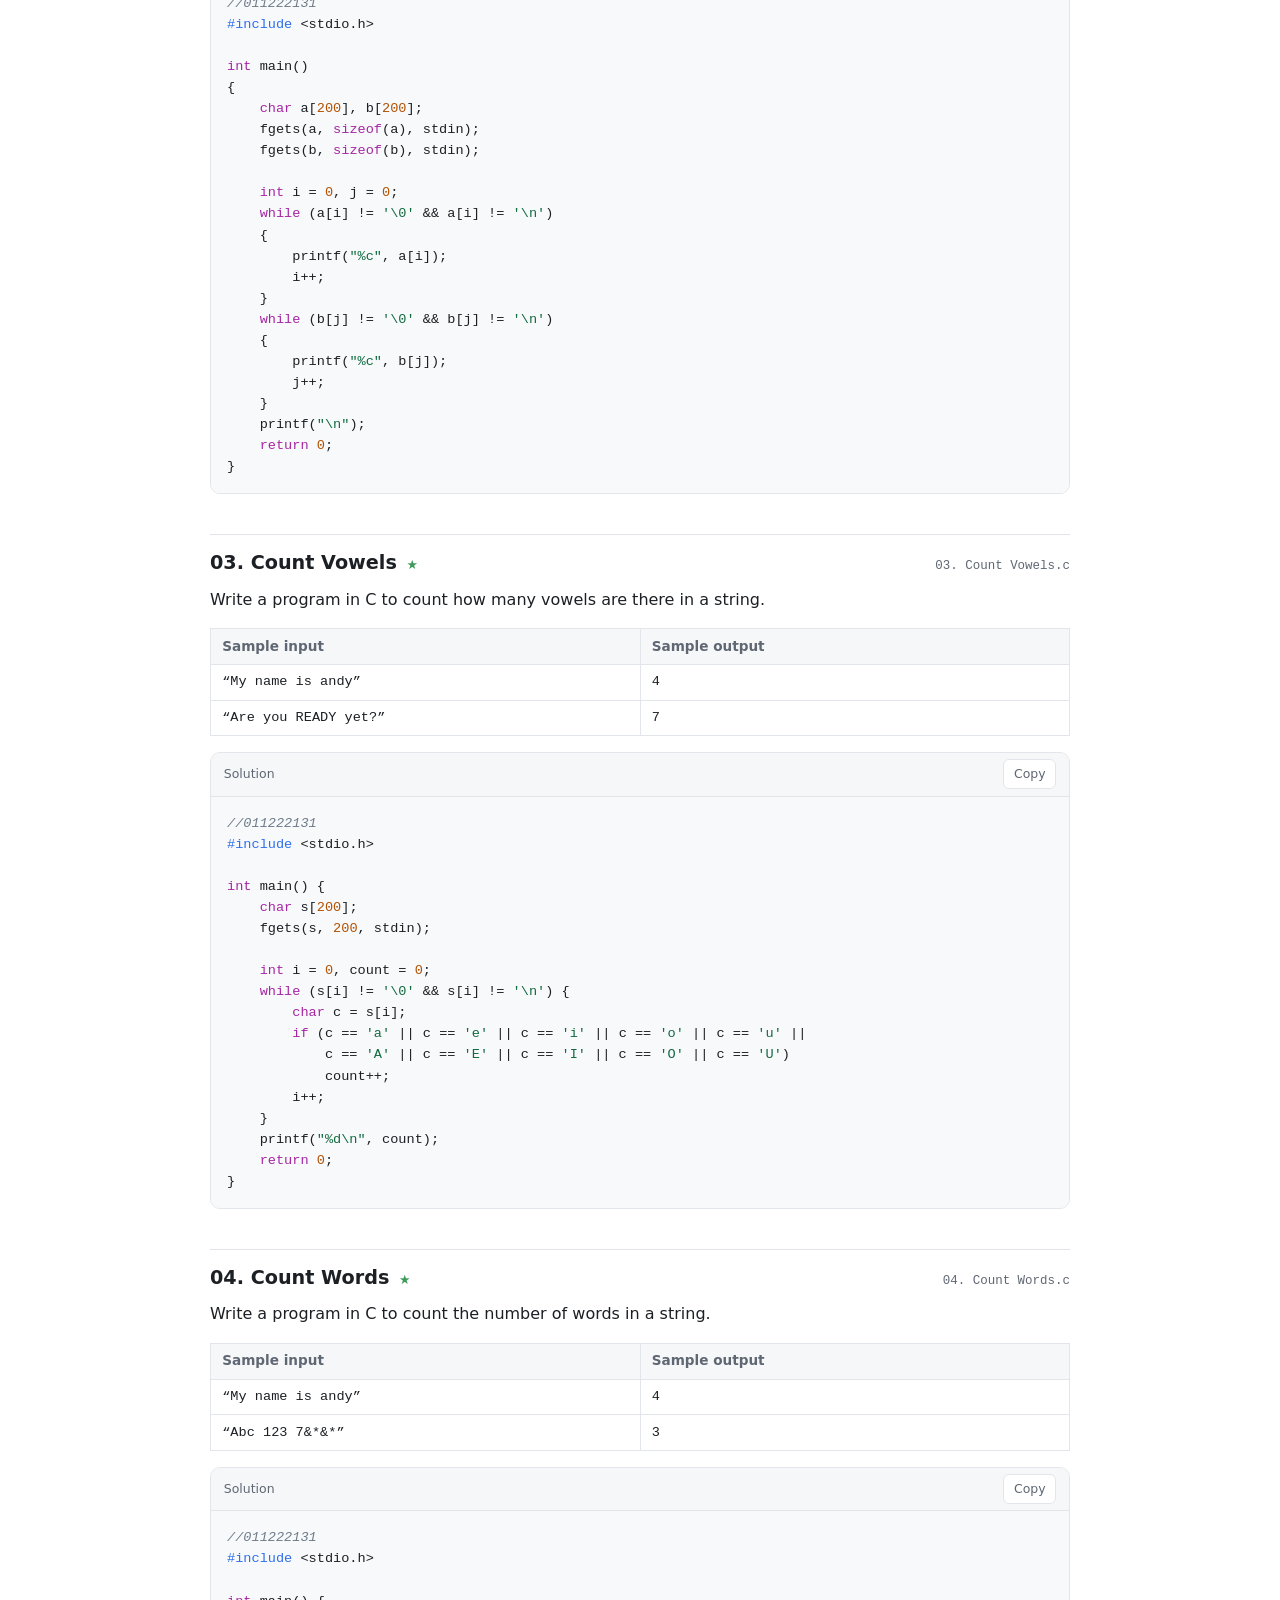
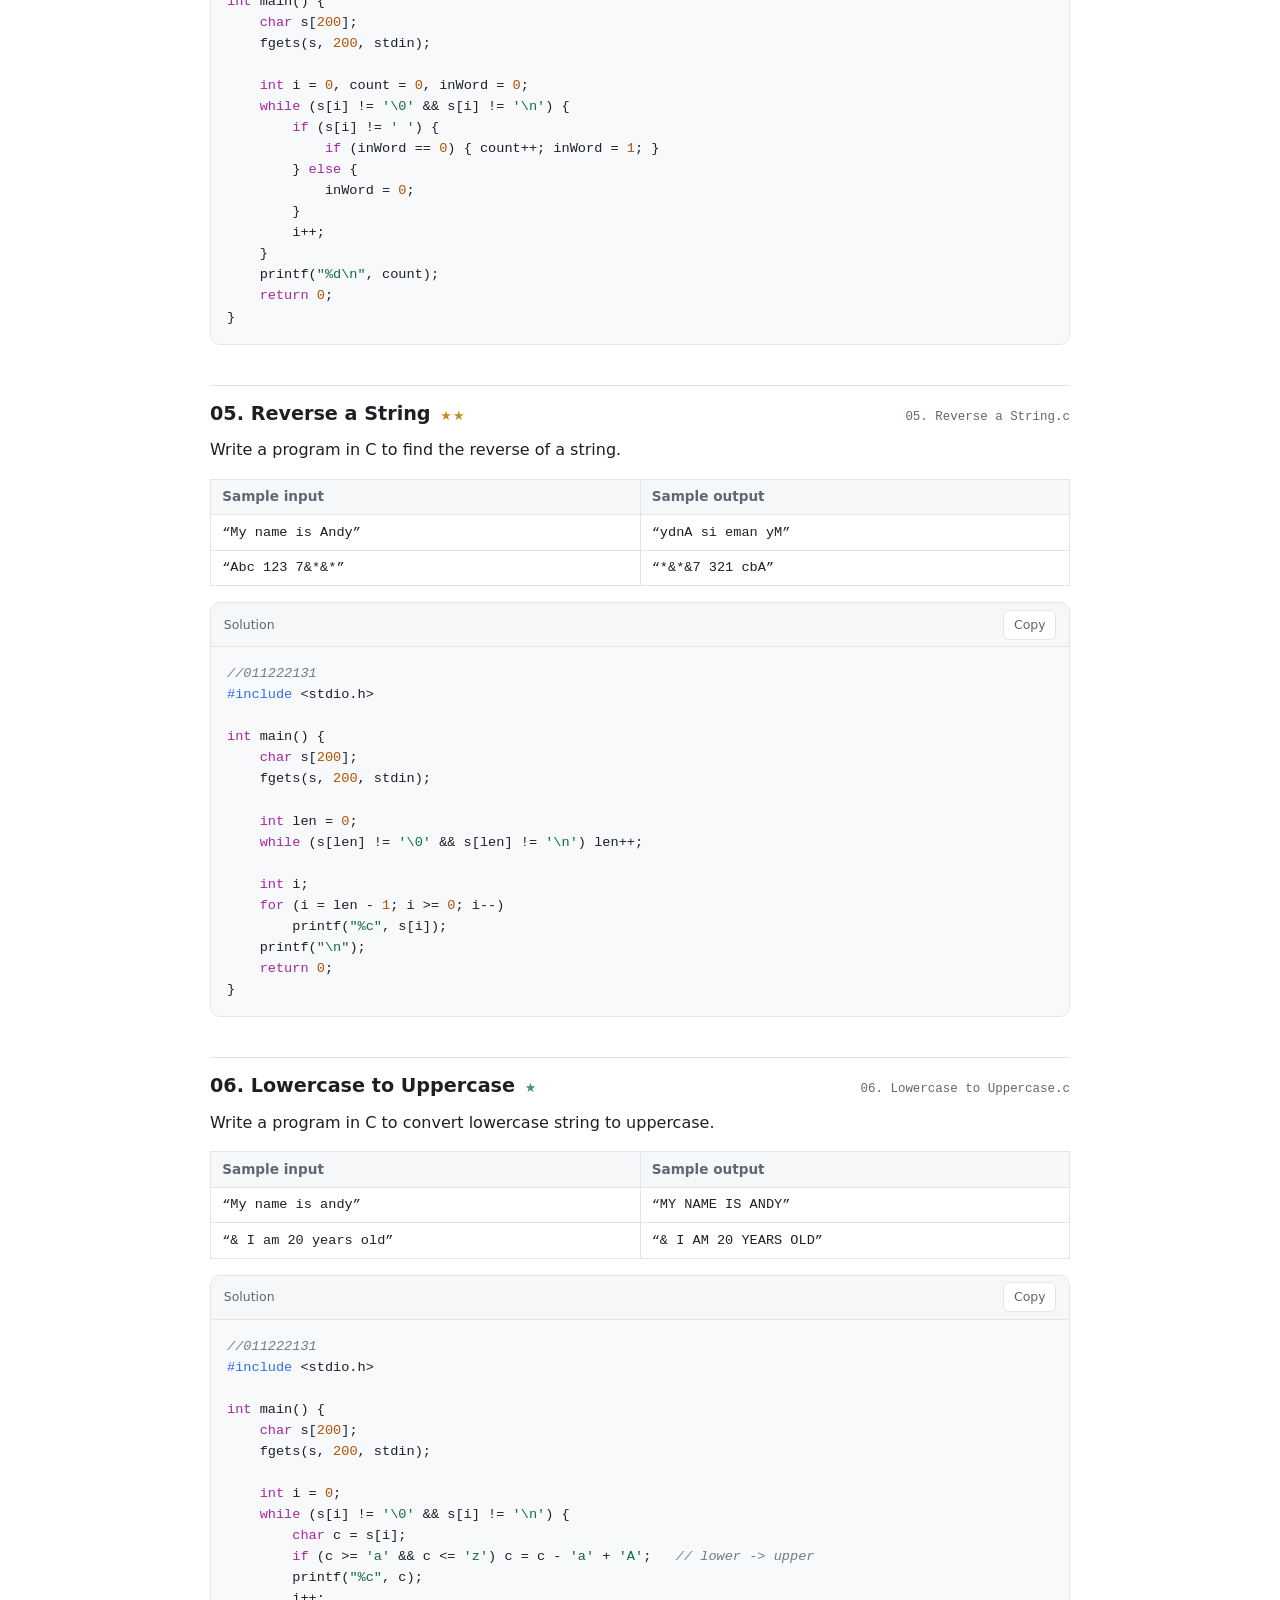
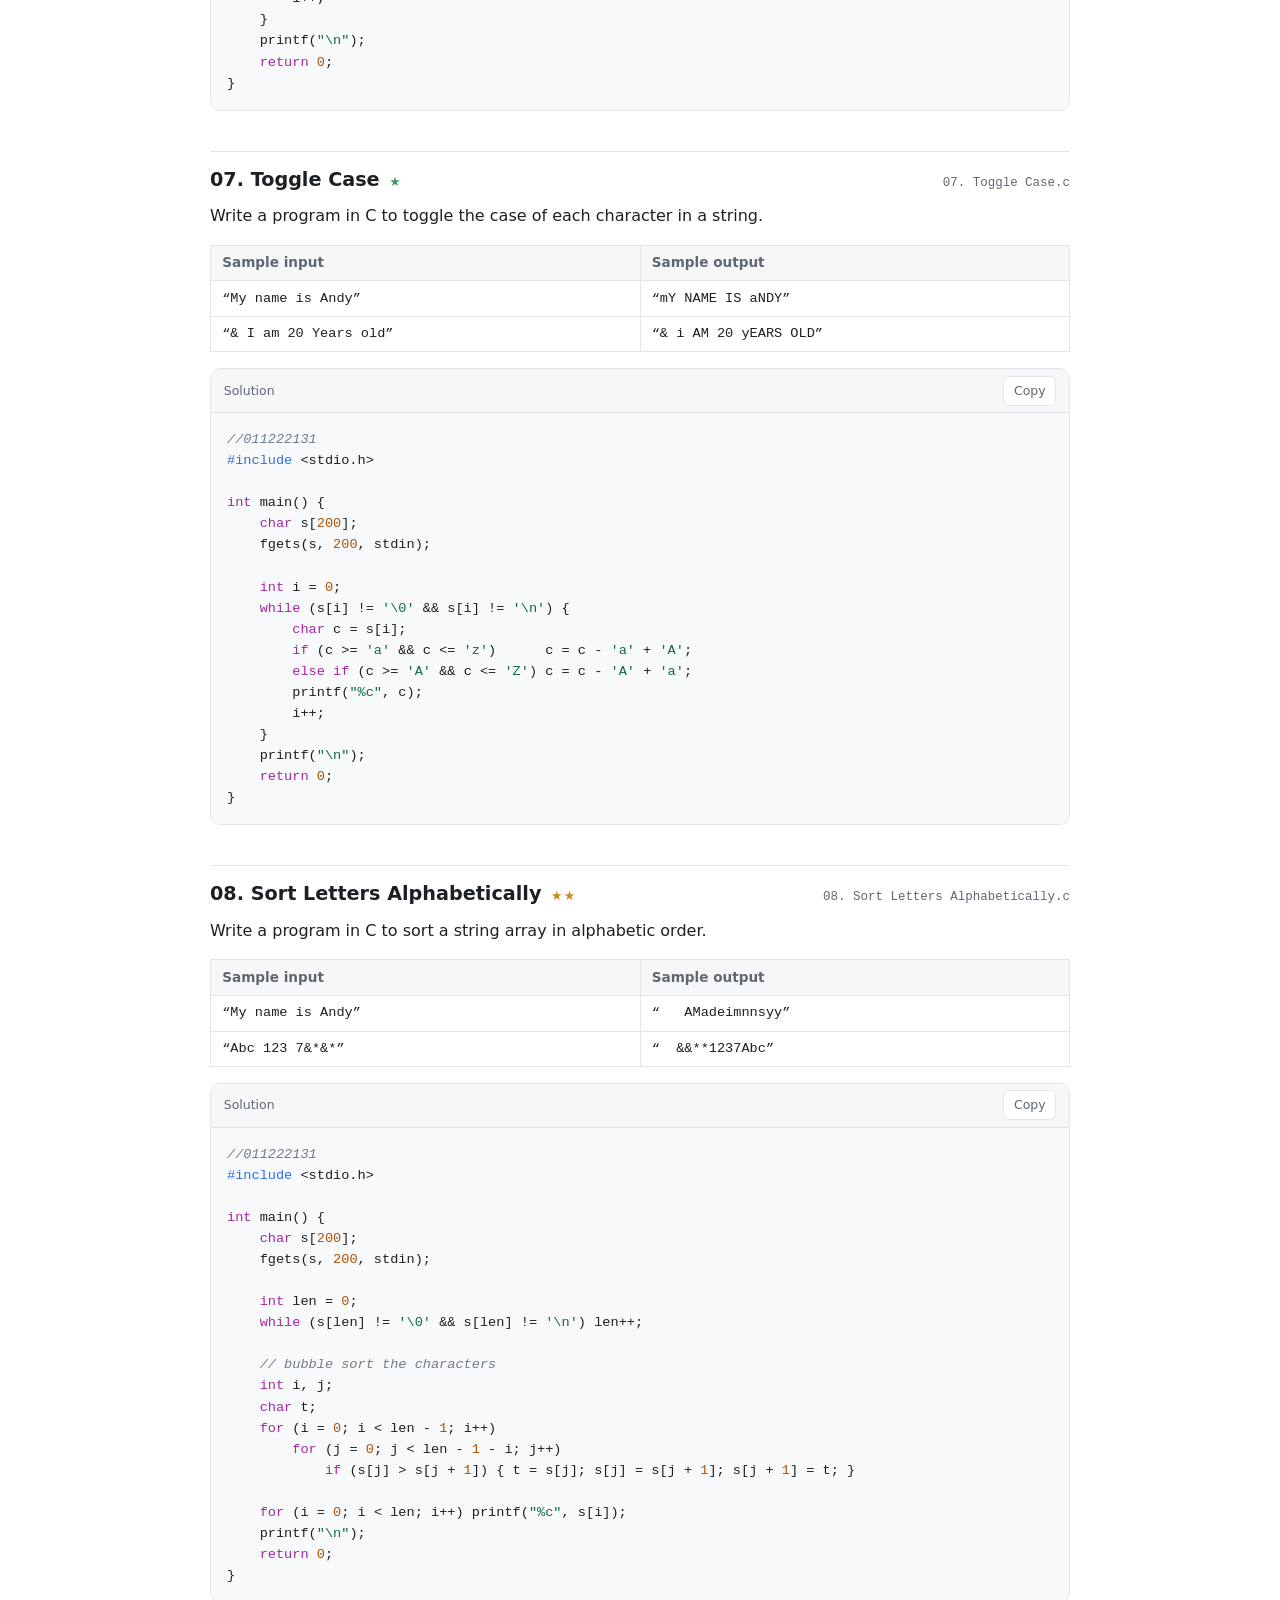
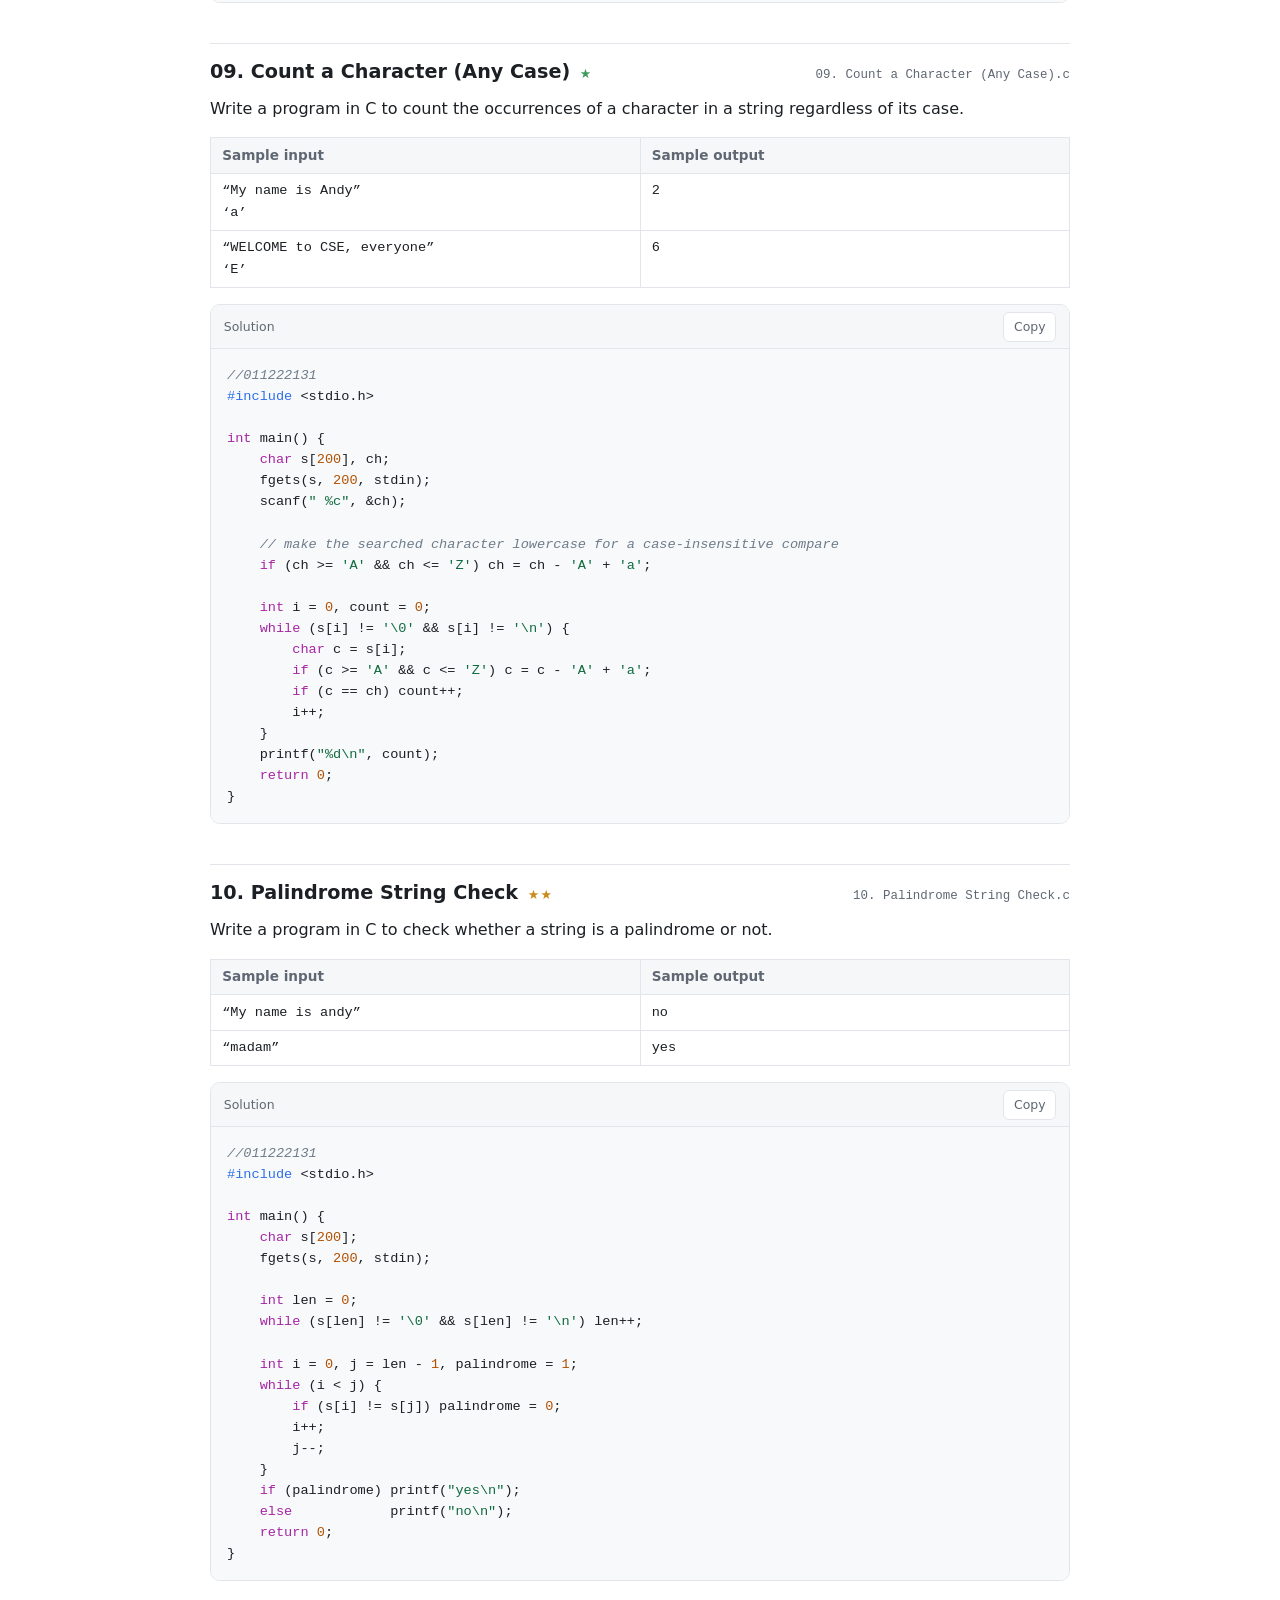
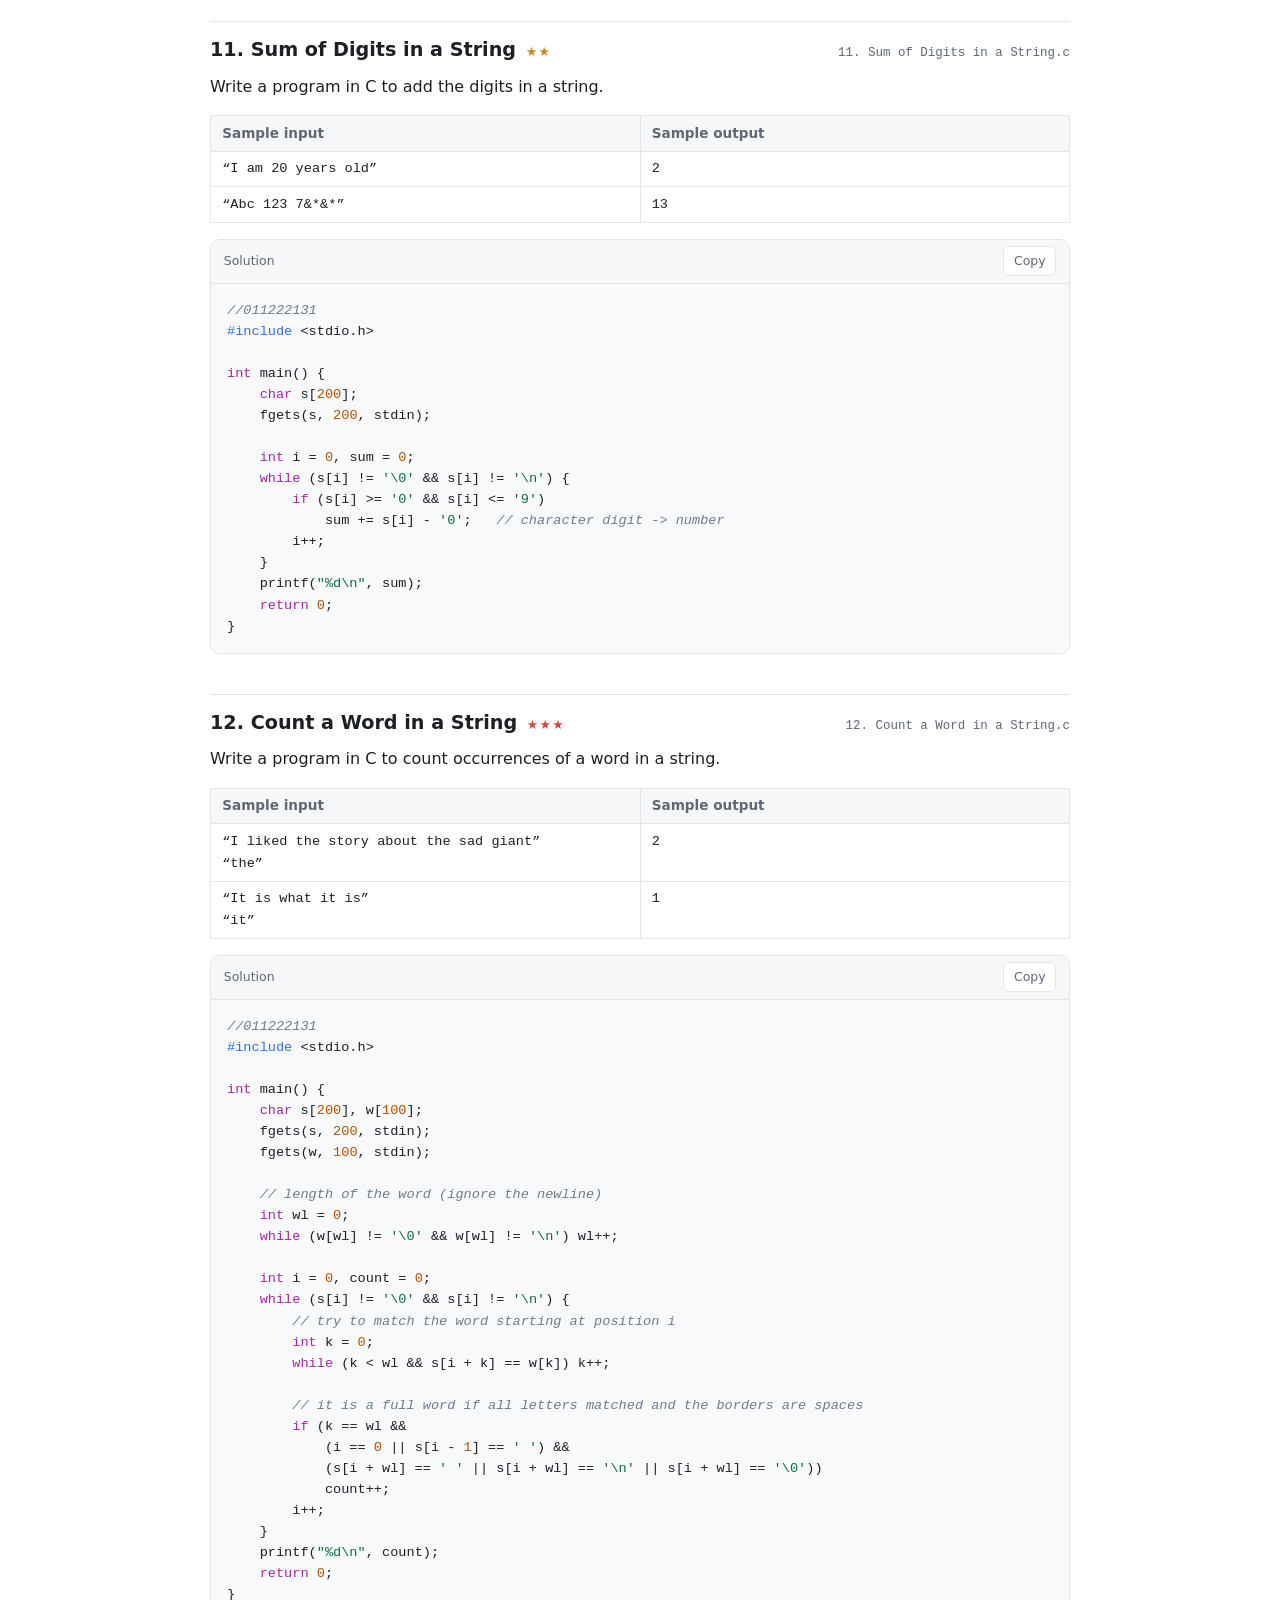
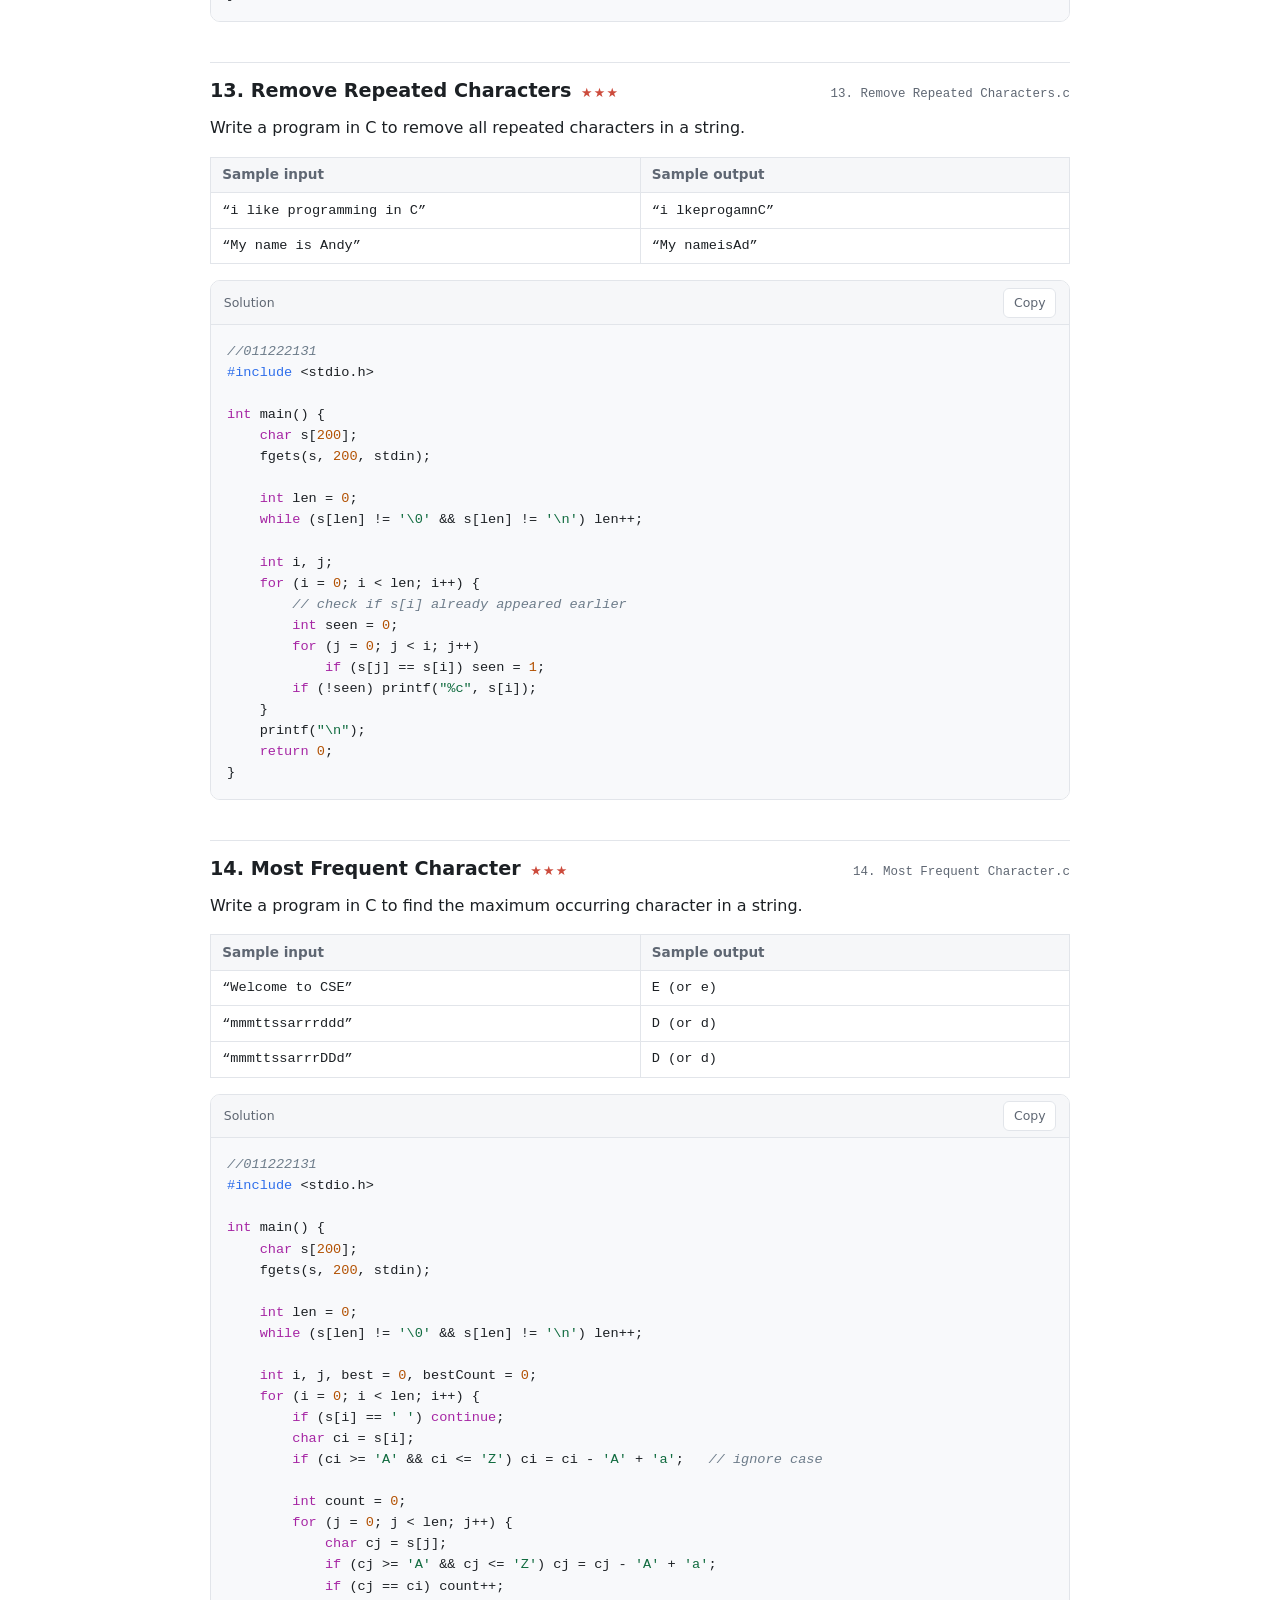
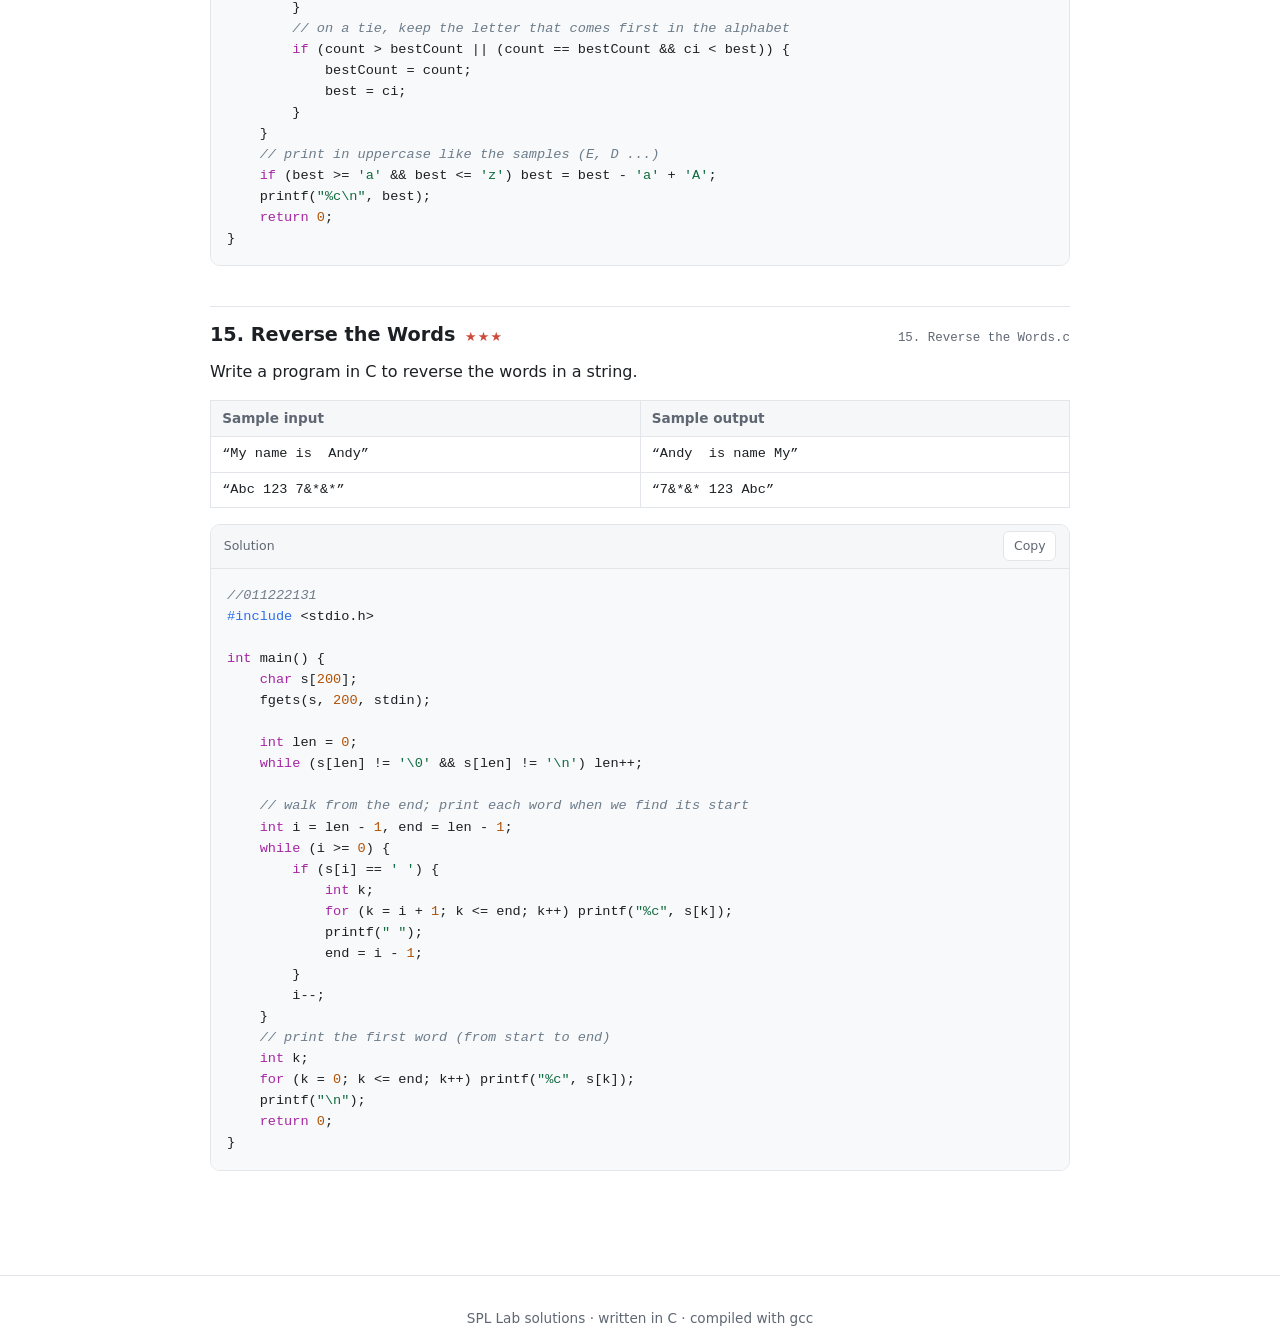
<file: docs/08-strings.html>
<!DOCTYPE html>
<html lang="en">
<head>
  <meta charset="utf-8">
  <meta name="viewport" content="width=device-width, initial-scale=1">
  <title>Strings - SPL Lab Solutions</title>
  <meta name="description" content="Character arrays, string.h functions and manual string handling.">
  <link rel="stylesheet" href="style.css">
</head>
<body>

  <header class="site-header">
    <a class="logo" href="index.html">SPL&nbsp;Lab</a>
    <nav class="site-nav">
      <a href="01-intro.html">Intro</a>
      <a href="02-operators.html">Operators</a>
      <a href="03-conditions.html">Conditions</a>
      <a href="04-loop.html">Loops</a>
      <a href="05-array.html">Arrays</a>
      <a href="06-nested-loop.html">Nested Loops</a>
      <a href="07-2d-array.html">2D Arrays</a>
      <a href="08-strings.html" aria-current="page">Strings</a>
      <a href="cheatsheet.html">Midterm Cheatsheet</a>
      <a href="final-cheatsheet.html">Final Cheatsheet</a>
    </nav>
  </header>

  <main>
    <section class="category-intro">
      <h1>Strings</h1>
      <p class="lede">Character arrays, string.h functions and manual string handling.</p>
      <p class="stats">15 problems</p>
    </section>

    <nav class="contents">
      <h2>On this page</h2>
      <ol>
        <li><a href="#p01"><span class="n">01</span> String Length Without Library</a></li>
        <li><a href="#p02"><span class="n">02</span> Join Two Strings Without Library</a></li>
        <li><a href="#p03"><span class="n">03</span> Count Vowels</a></li>
        <li><a href="#p04"><span class="n">04</span> Count Words</a></li>
        <li><a href="#p05"><span class="n">05</span> Reverse a String</a></li>
        <li><a href="#p06"><span class="n">06</span> Lowercase to Uppercase</a></li>
        <li><a href="#p07"><span class="n">07</span> Toggle Case</a></li>
        <li><a href="#p08"><span class="n">08</span> Sort Letters Alphabetically</a></li>
        <li><a href="#p09"><span class="n">09</span> Count a Character (Any Case)</a></li>
        <li><a href="#p10"><span class="n">10</span> Palindrome String Check</a></li>
        <li><a href="#p11"><span class="n">11</span> Sum of Digits in a String</a></li>
        <li><a href="#p12"><span class="n">12</span> Count a Word in a String</a></li>
        <li><a href="#p13"><span class="n">13</span> Remove Repeated Characters</a></li>
        <li><a href="#p14"><span class="n">14</span> Most Frequent Character</a></li>
        <li><a href="#p15"><span class="n">15</span> Reverse the Words</a></li>
      </ol>
    </nav>

    <section class="problem-list">
      <article class="problem" id="p01">
        <header class="problem-header">
          <h2>01. String Length Without Library</h2>
          <span class="difficulty difficulty-1" title="easy">&#9733;</span>
          <code class="filename">01. String Length Without Library.c</code>
        </header>
        <p class="statement">Write a program in C to find the length of a string without using any library function.</p>
        <div class="samples">
          <table>
            <thead>
              <tr><th>Sample input</th><th>Sample output</th></tr>
            </thead>
            <tbody>
            <tr>
              <td><pre>“My name is andy”</pre></td>
              <td><pre>15</pre></td>
            </tr>
            <tr>
              <td><pre>“Abc 123 7&amp;*&amp;*”</pre></td>
              <td><pre>13</pre></td>
            </tr>
            </tbody>
          </table>
        </div>
        <div class="solution">
          <div class="solution-bar">
            <span>Solution</span>
            <button class="copy-button" type="button">Copy</button>
          </div>
          <pre class="code"><code>//011222131
#include &lt;stdio.h&gt;

int main()
{
    char s[200];
    fgets(s, 200, stdin);   // read the whole line

    int len = 0;
    while (s[len] != '\0' &amp;&amp; s[len] != '\n') // \0 is the null character and \n is an extra space that exists at the end
    {
        len++;
    }

    printf("%d\n", len);
    return 0;
}</code></pre>
        </div>
      </article>

      <article class="problem" id="p02">
        <header class="problem-header">
          <h2>02. Join Two Strings Without Library</h2>
          <span class="difficulty difficulty-1" title="easy">&#9733;</span>
          <code class="filename">02. Join Two Strings Without Library.c</code>
        </header>
        <p class="statement">Write a program in C to concatenate two strings without using any library function.</p>
        <div class="samples">
          <table>
            <thead>
              <tr><th>Sample input</th><th>Sample output</th></tr>
            </thead>
            <tbody>
            <tr>
              <td><pre>“My name ”
“is andy”</pre></td>
              <td><pre>“My name is andy”</pre></td>
            </tr>
            <tr>
              <td><pre>“123abc”
“*A*B”</pre></td>
              <td><pre>“123abc*A*B”</pre></td>
            </tr>
            </tbody>
          </table>
        </div>
        <div class="solution">
          <div class="solution-bar">
            <span>Solution</span>
            <button class="copy-button" type="button">Copy</button>
          </div>
          <pre class="code"><code>//011222131
#include &lt;stdio.h&gt;

int main()
{
    char a[200], b[200];
    fgets(a, sizeof(a), stdin);
    fgets(b, sizeof(b), stdin);

    int i = 0, j = 0;
    while (a[i] != '\0' &amp;&amp; a[i] != '\n')
    {
        printf("%c", a[i]);
        i++;
    }
    while (b[j] != '\0' &amp;&amp; b[j] != '\n')
    {
        printf("%c", b[j]);
        j++;
    }
    printf("\n");
    return 0;
}</code></pre>
        </div>
      </article>

      <article class="problem" id="p03">
        <header class="problem-header">
          <h2>03. Count Vowels</h2>
          <span class="difficulty difficulty-1" title="easy">&#9733;</span>
          <code class="filename">03. Count Vowels.c</code>
        </header>
        <p class="statement">Write a program in C to count how many vowels are there in a string.</p>
        <div class="samples">
          <table>
            <thead>
              <tr><th>Sample input</th><th>Sample output</th></tr>
            </thead>
            <tbody>
            <tr>
              <td><pre>“My name is andy”</pre></td>
              <td><pre>4</pre></td>
            </tr>
            <tr>
              <td><pre>“Are you READY yet?”</pre></td>
              <td><pre>7</pre></td>
            </tr>
            </tbody>
          </table>
        </div>
        <div class="solution">
          <div class="solution-bar">
            <span>Solution</span>
            <button class="copy-button" type="button">Copy</button>
          </div>
          <pre class="code"><code>//011222131
#include &lt;stdio.h&gt;

int main() {
    char s[200];
    fgets(s, 200, stdin);

    int i = 0, count = 0;
    while (s[i] != '\0' &amp;&amp; s[i] != '\n') {
        char c = s[i];
        if (c == 'a' || c == 'e' || c == 'i' || c == 'o' || c == 'u' ||
            c == 'A' || c == 'E' || c == 'I' || c == 'O' || c == 'U')
            count++;
        i++;
    }
    printf("%d\n", count);
    return 0;
}</code></pre>
        </div>
      </article>

      <article class="problem" id="p04">
        <header class="problem-header">
          <h2>04. Count Words</h2>
          <span class="difficulty difficulty-1" title="easy">&#9733;</span>
          <code class="filename">04. Count Words.c</code>
        </header>
        <p class="statement">Write a program in C to count the number of words in a string.</p>
        <div class="samples">
          <table>
            <thead>
              <tr><th>Sample input</th><th>Sample output</th></tr>
            </thead>
            <tbody>
            <tr>
              <td><pre>“My name is andy”</pre></td>
              <td><pre>4</pre></td>
            </tr>
            <tr>
              <td><pre>“Abc 123 7&amp;*&amp;*”</pre></td>
              <td><pre>3</pre></td>
            </tr>
            </tbody>
          </table>
        </div>
        <div class="solution">
          <div class="solution-bar">
            <span>Solution</span>
            <button class="copy-button" type="button">Copy</button>
          </div>
          <pre class="code"><code>//011222131
#include &lt;stdio.h&gt;

int main() {
    char s[200];
    fgets(s, 200, stdin);

    int i = 0, count = 0, inWord = 0;
    while (s[i] != '\0' &amp;&amp; s[i] != '\n') {
        if (s[i] != ' ') {
            if (inWord == 0) { count++; inWord = 1; }
        } else {
            inWord = 0;
        }
        i++;
    }
    printf("%d\n", count);
    return 0;
}</code></pre>
        </div>
      </article>

      <article class="problem" id="p05">
        <header class="problem-header">
          <h2>05. Reverse a String</h2>
          <span class="difficulty difficulty-2" title="medium">&#9733;&#9733;</span>
          <code class="filename">05. Reverse a String.c</code>
        </header>
        <p class="statement">Write a program in C to find the reverse of a string.</p>
        <div class="samples">
          <table>
            <thead>
              <tr><th>Sample input</th><th>Sample output</th></tr>
            </thead>
            <tbody>
            <tr>
              <td><pre>“My name is Andy”</pre></td>
              <td><pre>“ydnA si eman yM”</pre></td>
            </tr>
            <tr>
              <td><pre>“Abc 123 7&amp;*&amp;*”</pre></td>
              <td><pre>“*&amp;*&amp;7 321 cbA”</pre></td>
            </tr>
            </tbody>
          </table>
        </div>
        <div class="solution">
          <div class="solution-bar">
            <span>Solution</span>
            <button class="copy-button" type="button">Copy</button>
          </div>
          <pre class="code"><code>//011222131
#include &lt;stdio.h&gt;

int main() {
    char s[200];
    fgets(s, 200, stdin);

    int len = 0;
    while (s[len] != '\0' &amp;&amp; s[len] != '\n') len++;

    int i;
    for (i = len - 1; i &gt;= 0; i--)
        printf("%c", s[i]);
    printf("\n");
    return 0;
}</code></pre>
        </div>
      </article>

      <article class="problem" id="p06">
        <header class="problem-header">
          <h2>06. Lowercase to Uppercase</h2>
          <span class="difficulty difficulty-1" title="easy">&#9733;</span>
          <code class="filename">06. Lowercase to Uppercase.c</code>
        </header>
        <p class="statement">Write a program in C to convert lowercase string to uppercase.</p>
        <div class="samples">
          <table>
            <thead>
              <tr><th>Sample input</th><th>Sample output</th></tr>
            </thead>
            <tbody>
            <tr>
              <td><pre>“My name is andy”</pre></td>
              <td><pre>“MY NAME IS ANDY”</pre></td>
            </tr>
            <tr>
              <td><pre>“&amp; I am 20 years old”</pre></td>
              <td><pre>“&amp; I AM 20 YEARS OLD”</pre></td>
            </tr>
            </tbody>
          </table>
        </div>
        <div class="solution">
          <div class="solution-bar">
            <span>Solution</span>
            <button class="copy-button" type="button">Copy</button>
          </div>
          <pre class="code"><code>//011222131
#include &lt;stdio.h&gt;

int main() {
    char s[200];
    fgets(s, 200, stdin);

    int i = 0;
    while (s[i] != '\0' &amp;&amp; s[i] != '\n') {
        char c = s[i];
        if (c &gt;= 'a' &amp;&amp; c &lt;= 'z') c = c - 'a' + 'A';   // lower -&gt; upper
        printf("%c", c);
        i++;
    }
    printf("\n");
    return 0;
}</code></pre>
        </div>
      </article>

      <article class="problem" id="p07">
        <header class="problem-header">
          <h2>07. Toggle Case</h2>
          <span class="difficulty difficulty-1" title="easy">&#9733;</span>
          <code class="filename">07. Toggle Case.c</code>
        </header>
        <p class="statement">Write a program in C to toggle the case of each character in a string.</p>
        <div class="samples">
          <table>
            <thead>
              <tr><th>Sample input</th><th>Sample output</th></tr>
            </thead>
            <tbody>
            <tr>
              <td><pre>“My name is Andy”</pre></td>
              <td><pre>“mY NAME IS aNDY”</pre></td>
            </tr>
            <tr>
              <td><pre>“&amp; I am 20 Years old”</pre></td>
              <td><pre>“&amp; i AM 20 yEARS OLD”</pre></td>
            </tr>
            </tbody>
          </table>
        </div>
        <div class="solution">
          <div class="solution-bar">
            <span>Solution</span>
            <button class="copy-button" type="button">Copy</button>
          </div>
          <pre class="code"><code>//011222131
#include &lt;stdio.h&gt;

int main() {
    char s[200];
    fgets(s, 200, stdin);

    int i = 0;
    while (s[i] != '\0' &amp;&amp; s[i] != '\n') {
        char c = s[i];
        if (c &gt;= 'a' &amp;&amp; c &lt;= 'z')      c = c - 'a' + 'A';
        else if (c &gt;= 'A' &amp;&amp; c &lt;= 'Z') c = c - 'A' + 'a';
        printf("%c", c);
        i++;
    }
    printf("\n");
    return 0;
}</code></pre>
        </div>
      </article>

      <article class="problem" id="p08">
        <header class="problem-header">
          <h2>08. Sort Letters Alphabetically</h2>
          <span class="difficulty difficulty-2" title="medium">&#9733;&#9733;</span>
          <code class="filename">08. Sort Letters Alphabetically.c</code>
        </header>
        <p class="statement">Write a program in C to sort a string array in alphabetic order.</p>
        <div class="samples">
          <table>
            <thead>
              <tr><th>Sample input</th><th>Sample output</th></tr>
            </thead>
            <tbody>
            <tr>
              <td><pre>“My name is Andy”</pre></td>
              <td><pre>“   AMadeimnnsyy”</pre></td>
            </tr>
            <tr>
              <td><pre>“Abc 123 7&amp;*&amp;*”</pre></td>
              <td><pre>“  &amp;&amp;**1237Abc”</pre></td>
            </tr>
            </tbody>
          </table>
        </div>
        <div class="solution">
          <div class="solution-bar">
            <span>Solution</span>
            <button class="copy-button" type="button">Copy</button>
          </div>
          <pre class="code"><code>//011222131
#include &lt;stdio.h&gt;

int main() {
    char s[200];
    fgets(s, 200, stdin);

    int len = 0;
    while (s[len] != '\0' &amp;&amp; s[len] != '\n') len++;

    // bubble sort the characters
    int i, j;
    char t;
    for (i = 0; i &lt; len - 1; i++)
        for (j = 0; j &lt; len - 1 - i; j++)
            if (s[j] &gt; s[j + 1]) { t = s[j]; s[j] = s[j + 1]; s[j + 1] = t; }

    for (i = 0; i &lt; len; i++) printf("%c", s[i]);
    printf("\n");
    return 0;
}</code></pre>
        </div>
      </article>

      <article class="problem" id="p09">
        <header class="problem-header">
          <h2>09. Count a Character (Any Case)</h2>
          <span class="difficulty difficulty-1" title="easy">&#9733;</span>
          <code class="filename">09. Count a Character (Any Case).c</code>
        </header>
        <p class="statement">Write a program in C to count the occurrences of a character in a string regardless of its case.</p>
        <div class="samples">
          <table>
            <thead>
              <tr><th>Sample input</th><th>Sample output</th></tr>
            </thead>
            <tbody>
            <tr>
              <td><pre>“My name is Andy”
‘a’</pre></td>
              <td><pre>2</pre></td>
            </tr>
            <tr>
              <td><pre>“WELCOME to CSE, everyone”
‘E’</pre></td>
              <td><pre>6</pre></td>
            </tr>
            </tbody>
          </table>
        </div>
        <div class="solution">
          <div class="solution-bar">
            <span>Solution</span>
            <button class="copy-button" type="button">Copy</button>
          </div>
          <pre class="code"><code>//011222131
#include &lt;stdio.h&gt;

int main() {
    char s[200], ch;
    fgets(s, 200, stdin);
    scanf(" %c", &amp;ch);

    // make the searched character lowercase for a case-insensitive compare
    if (ch &gt;= 'A' &amp;&amp; ch &lt;= 'Z') ch = ch - 'A' + 'a';

    int i = 0, count = 0;
    while (s[i] != '\0' &amp;&amp; s[i] != '\n') {
        char c = s[i];
        if (c &gt;= 'A' &amp;&amp; c &lt;= 'Z') c = c - 'A' + 'a';
        if (c == ch) count++;
        i++;
    }
    printf("%d\n", count);
    return 0;
}</code></pre>
        </div>
      </article>

      <article class="problem" id="p10">
        <header class="problem-header">
          <h2>10. Palindrome String Check</h2>
          <span class="difficulty difficulty-2" title="medium">&#9733;&#9733;</span>
          <code class="filename">10. Palindrome String Check.c</code>
        </header>
        <p class="statement">Write a program in C to check whether a string is a palindrome or not.</p>
        <div class="samples">
          <table>
            <thead>
              <tr><th>Sample input</th><th>Sample output</th></tr>
            </thead>
            <tbody>
            <tr>
              <td><pre>“My name is andy”</pre></td>
              <td><pre>no</pre></td>
            </tr>
            <tr>
              <td><pre>“madam”</pre></td>
              <td><pre>yes</pre></td>
            </tr>
            </tbody>
          </table>
        </div>
        <div class="solution">
          <div class="solution-bar">
            <span>Solution</span>
            <button class="copy-button" type="button">Copy</button>
          </div>
          <pre class="code"><code>//011222131
#include &lt;stdio.h&gt;

int main() {
    char s[200];
    fgets(s, 200, stdin);

    int len = 0;
    while (s[len] != '\0' &amp;&amp; s[len] != '\n') len++;

    int i = 0, j = len - 1, palindrome = 1;
    while (i &lt; j) {
        if (s[i] != s[j]) palindrome = 0;
        i++;
        j--;
    }
    if (palindrome) printf("yes\n");
    else            printf("no\n");
    return 0;
}</code></pre>
        </div>
      </article>

      <article class="problem" id="p11">
        <header class="problem-header">
          <h2>11. Sum of Digits in a String</h2>
          <span class="difficulty difficulty-2" title="medium">&#9733;&#9733;</span>
          <code class="filename">11. Sum of Digits in a String.c</code>
        </header>
        <p class="statement">Write a program in C to add the digits in a string.</p>
        <div class="samples">
          <table>
            <thead>
              <tr><th>Sample input</th><th>Sample output</th></tr>
            </thead>
            <tbody>
            <tr>
              <td><pre>“I am 20 years old”</pre></td>
              <td><pre>2</pre></td>
            </tr>
            <tr>
              <td><pre>“Abc 123 7&amp;*&amp;*”</pre></td>
              <td><pre>13</pre></td>
            </tr>
            </tbody>
          </table>
        </div>
        <div class="solution">
          <div class="solution-bar">
            <span>Solution</span>
            <button class="copy-button" type="button">Copy</button>
          </div>
          <pre class="code"><code>//011222131
#include &lt;stdio.h&gt;

int main() {
    char s[200];
    fgets(s, 200, stdin);

    int i = 0, sum = 0;
    while (s[i] != '\0' &amp;&amp; s[i] != '\n') {
        if (s[i] &gt;= '0' &amp;&amp; s[i] &lt;= '9')
            sum += s[i] - '0';   // character digit -&gt; number
        i++;
    }
    printf("%d\n", sum);
    return 0;
}</code></pre>
        </div>
      </article>

      <article class="problem" id="p12">
        <header class="problem-header">
          <h2>12. Count a Word in a String</h2>
          <span class="difficulty difficulty-3" title="hard">&#9733;&#9733;&#9733;</span>
          <code class="filename">12. Count a Word in a String.c</code>
        </header>
        <p class="statement">Write a program in C to count occurrences of a word in a string.</p>
        <div class="samples">
          <table>
            <thead>
              <tr><th>Sample input</th><th>Sample output</th></tr>
            </thead>
            <tbody>
            <tr>
              <td><pre>“I liked the story about the sad giant”
“the”</pre></td>
              <td><pre>2</pre></td>
            </tr>
            <tr>
              <td><pre>“It is what it is”
“it”</pre></td>
              <td><pre>1</pre></td>
            </tr>
            </tbody>
          </table>
        </div>
        <div class="solution">
          <div class="solution-bar">
            <span>Solution</span>
            <button class="copy-button" type="button">Copy</button>
          </div>
          <pre class="code"><code>//011222131
#include &lt;stdio.h&gt;

int main() {
    char s[200], w[100];
    fgets(s, 200, stdin);
    fgets(w, 100, stdin);

    // length of the word (ignore the newline)
    int wl = 0;
    while (w[wl] != '\0' &amp;&amp; w[wl] != '\n') wl++;

    int i = 0, count = 0;
    while (s[i] != '\0' &amp;&amp; s[i] != '\n') {
        // try to match the word starting at position i
        int k = 0;
        while (k &lt; wl &amp;&amp; s[i + k] == w[k]) k++;

        // it is a full word if all letters matched and the borders are spaces
        if (k == wl &amp;&amp;
            (i == 0 || s[i - 1] == ' ') &amp;&amp;
            (s[i + wl] == ' ' || s[i + wl] == '\n' || s[i + wl] == '\0'))
            count++;
        i++;
    }
    printf("%d\n", count);
    return 0;
}</code></pre>
        </div>
      </article>

      <article class="problem" id="p13">
        <header class="problem-header">
          <h2>13. Remove Repeated Characters</h2>
          <span class="difficulty difficulty-3" title="hard">&#9733;&#9733;&#9733;</span>
          <code class="filename">13. Remove Repeated Characters.c</code>
        </header>
        <p class="statement">Write a program in C to remove all repeated characters in a string.</p>
        <div class="samples">
          <table>
            <thead>
              <tr><th>Sample input</th><th>Sample output</th></tr>
            </thead>
            <tbody>
            <tr>
              <td><pre>“i like programming in C”</pre></td>
              <td><pre>“i lkeprogamnC”</pre></td>
            </tr>
            <tr>
              <td><pre>“My name is Andy”</pre></td>
              <td><pre>“My nameisAd”</pre></td>
            </tr>
            </tbody>
          </table>
        </div>
        <div class="solution">
          <div class="solution-bar">
            <span>Solution</span>
            <button class="copy-button" type="button">Copy</button>
          </div>
          <pre class="code"><code>//011222131
#include &lt;stdio.h&gt;

int main() {
    char s[200];
    fgets(s, 200, stdin);

    int len = 0;
    while (s[len] != '\0' &amp;&amp; s[len] != '\n') len++;

    int i, j;
    for (i = 0; i &lt; len; i++) {
        // check if s[i] already appeared earlier
        int seen = 0;
        for (j = 0; j &lt; i; j++)
            if (s[j] == s[i]) seen = 1;
        if (!seen) printf("%c", s[i]);
    }
    printf("\n");
    return 0;
}</code></pre>
        </div>
      </article>

      <article class="problem" id="p14">
        <header class="problem-header">
          <h2>14. Most Frequent Character</h2>
          <span class="difficulty difficulty-3" title="hard">&#9733;&#9733;&#9733;</span>
          <code class="filename">14. Most Frequent Character.c</code>
        </header>
        <p class="statement">Write a program in C to find the maximum occurring character in a string.</p>
        <div class="samples">
          <table>
            <thead>
              <tr><th>Sample input</th><th>Sample output</th></tr>
            </thead>
            <tbody>
            <tr>
              <td><pre>“Welcome to CSE”</pre></td>
              <td><pre>E (or e)</pre></td>
            </tr>
            <tr>
              <td><pre>“mmmttssarrrddd”</pre></td>
              <td><pre>D (or d)</pre></td>
            </tr>
            <tr>
              <td><pre>“mmmttssarrrDDd”</pre></td>
              <td><pre>D (or d)</pre></td>
            </tr>
            </tbody>
          </table>
        </div>
        <div class="solution">
          <div class="solution-bar">
            <span>Solution</span>
            <button class="copy-button" type="button">Copy</button>
          </div>
          <pre class="code"><code>//011222131
#include &lt;stdio.h&gt;

int main() {
    char s[200];
    fgets(s, 200, stdin);

    int len = 0;
    while (s[len] != '\0' &amp;&amp; s[len] != '\n') len++;

    int i, j, best = 0, bestCount = 0;
    for (i = 0; i &lt; len; i++) {
        if (s[i] == ' ') continue;
        char ci = s[i];
        if (ci &gt;= 'A' &amp;&amp; ci &lt;= 'Z') ci = ci - 'A' + 'a';   // ignore case

        int count = 0;
        for (j = 0; j &lt; len; j++) {
            char cj = s[j];
            if (cj &gt;= 'A' &amp;&amp; cj &lt;= 'Z') cj = cj - 'A' + 'a';
            if (cj == ci) count++;
        }
        // on a tie, keep the letter that comes first in the alphabet
        if (count &gt; bestCount || (count == bestCount &amp;&amp; ci &lt; best)) {
            bestCount = count;
            best = ci;
        }
    }
    // print in uppercase like the samples (E, D ...)
    if (best &gt;= 'a' &amp;&amp; best &lt;= 'z') best = best - 'a' + 'A';
    printf("%c\n", best);
    return 0;
}</code></pre>
        </div>
      </article>

      <article class="problem" id="p15">
        <header class="problem-header">
          <h2>15. Reverse the Words</h2>
          <span class="difficulty difficulty-3" title="hard">&#9733;&#9733;&#9733;</span>
          <code class="filename">15. Reverse the Words.c</code>
        </header>
        <p class="statement">Write a program in C to reverse the words in a string.</p>
        <div class="samples">
          <table>
            <thead>
              <tr><th>Sample input</th><th>Sample output</th></tr>
            </thead>
            <tbody>
            <tr>
              <td><pre>“My name is  Andy”</pre></td>
              <td><pre>“Andy  is name My”</pre></td>
            </tr>
            <tr>
              <td><pre>“Abc 123 7&amp;*&amp;*”</pre></td>
              <td><pre>“7&amp;*&amp;* 123 Abc”</pre></td>
            </tr>
            </tbody>
          </table>
        </div>
        <div class="solution">
          <div class="solution-bar">
            <span>Solution</span>
            <button class="copy-button" type="button">Copy</button>
          </div>
          <pre class="code"><code>//011222131
#include &lt;stdio.h&gt;

int main() {
    char s[200];
    fgets(s, 200, stdin);

    int len = 0;
    while (s[len] != '\0' &amp;&amp; s[len] != '\n') len++;

    // walk from the end; print each word when we find its start
    int i = len - 1, end = len - 1;
    while (i &gt;= 0) {
        if (s[i] == ' ') {
            int k;
            for (k = i + 1; k &lt;= end; k++) printf("%c", s[k]);
            printf(" ");
            end = i - 1;
        }
        i--;
    }
    // print the first word (from start to end)
    int k;
    for (k = 0; k &lt;= end; k++) printf("%c", s[k]);
    printf("\n");
    return 0;
}</code></pre>
        </div>
      </article>
    </section>

  </main>

  <footer class="site-footer">
    <p>SPL Lab solutions &middot; written in C &middot; compiled with gcc</p>
  </footer>

  <script src="app.js"></script>
</body>
</html>
</file>
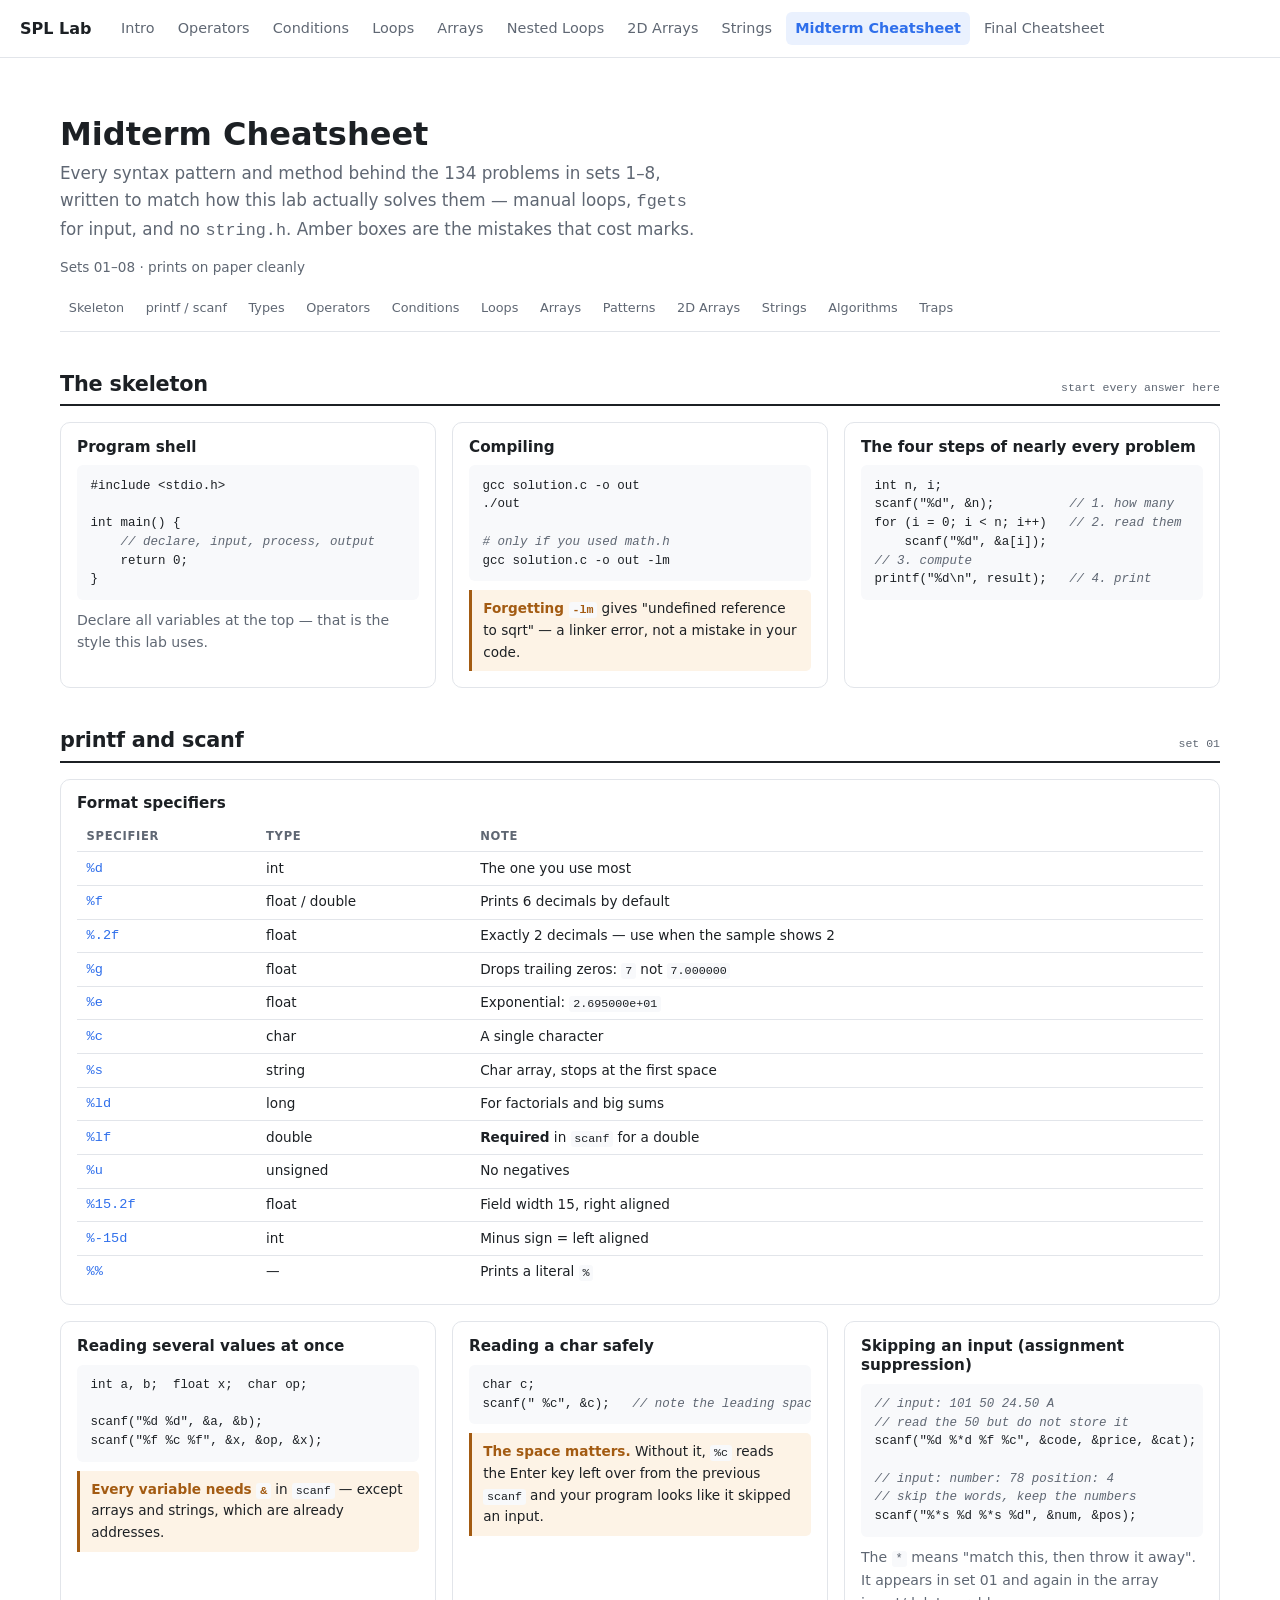
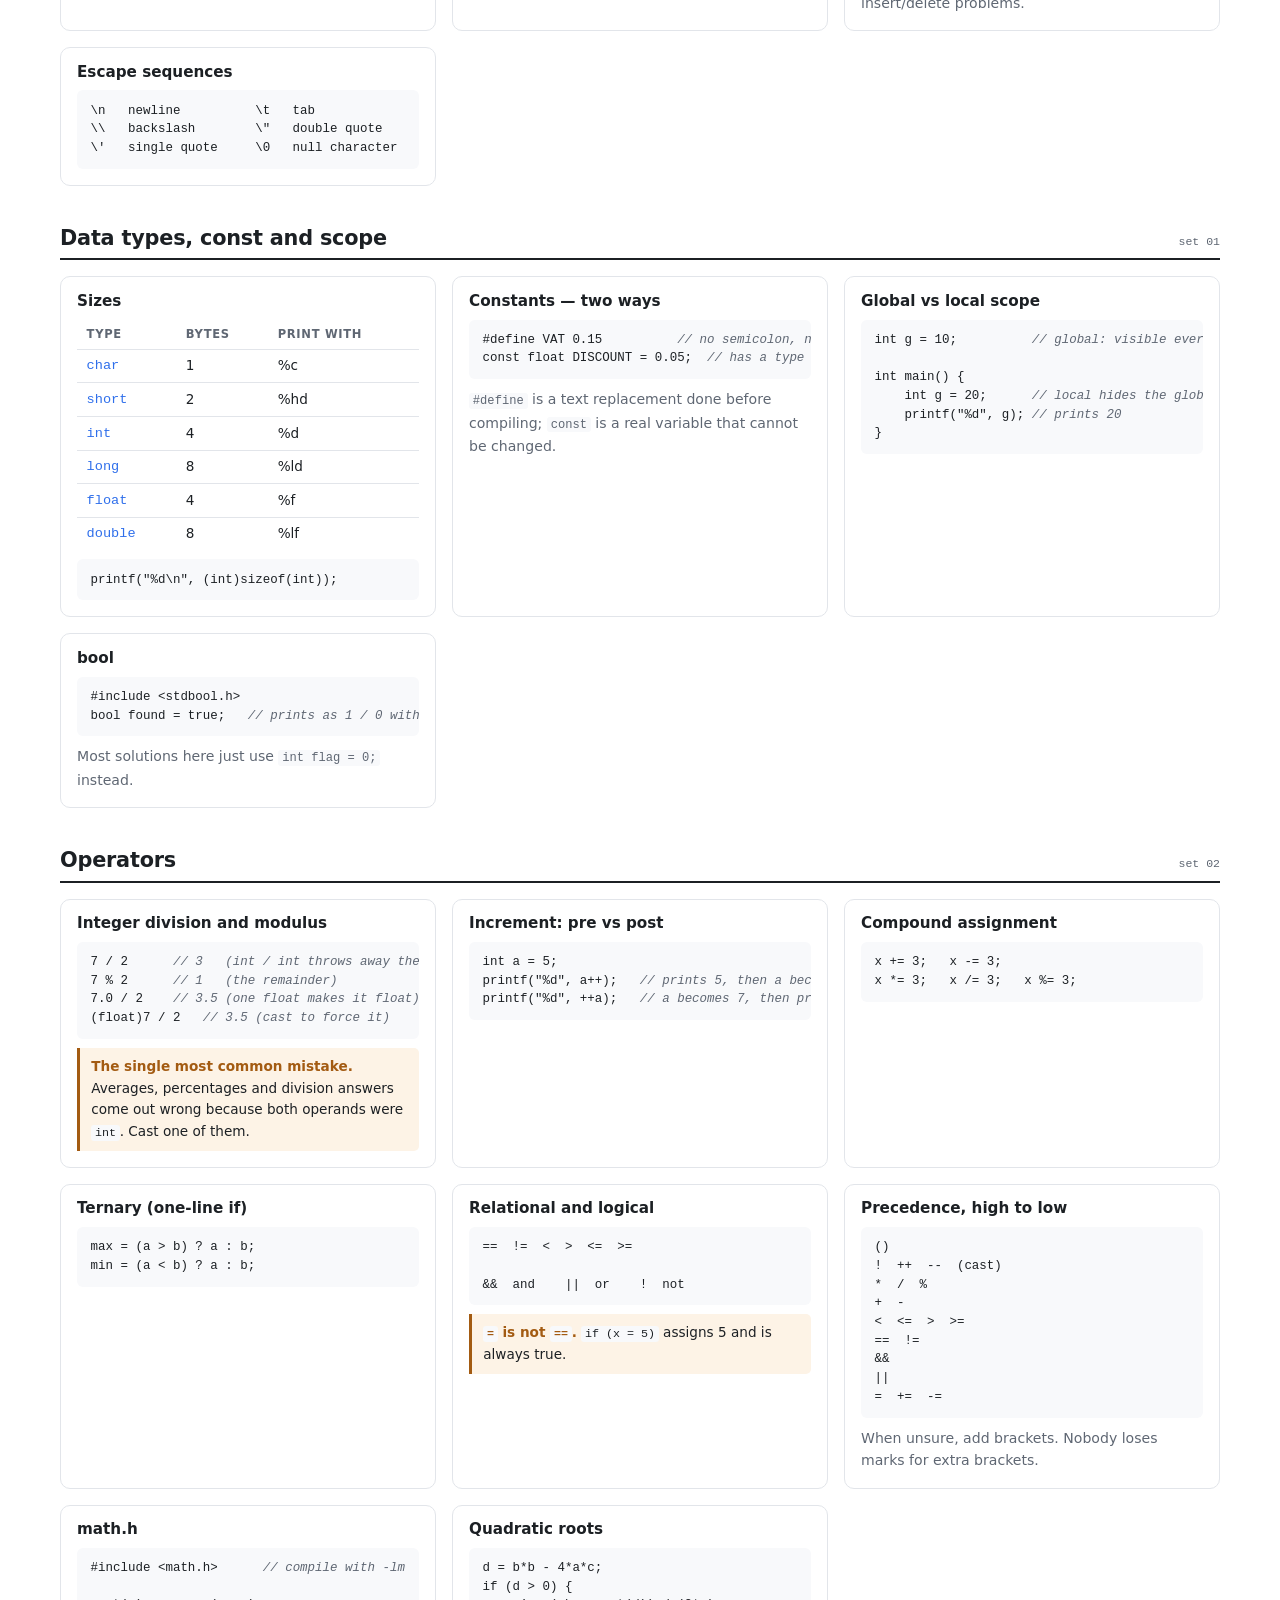
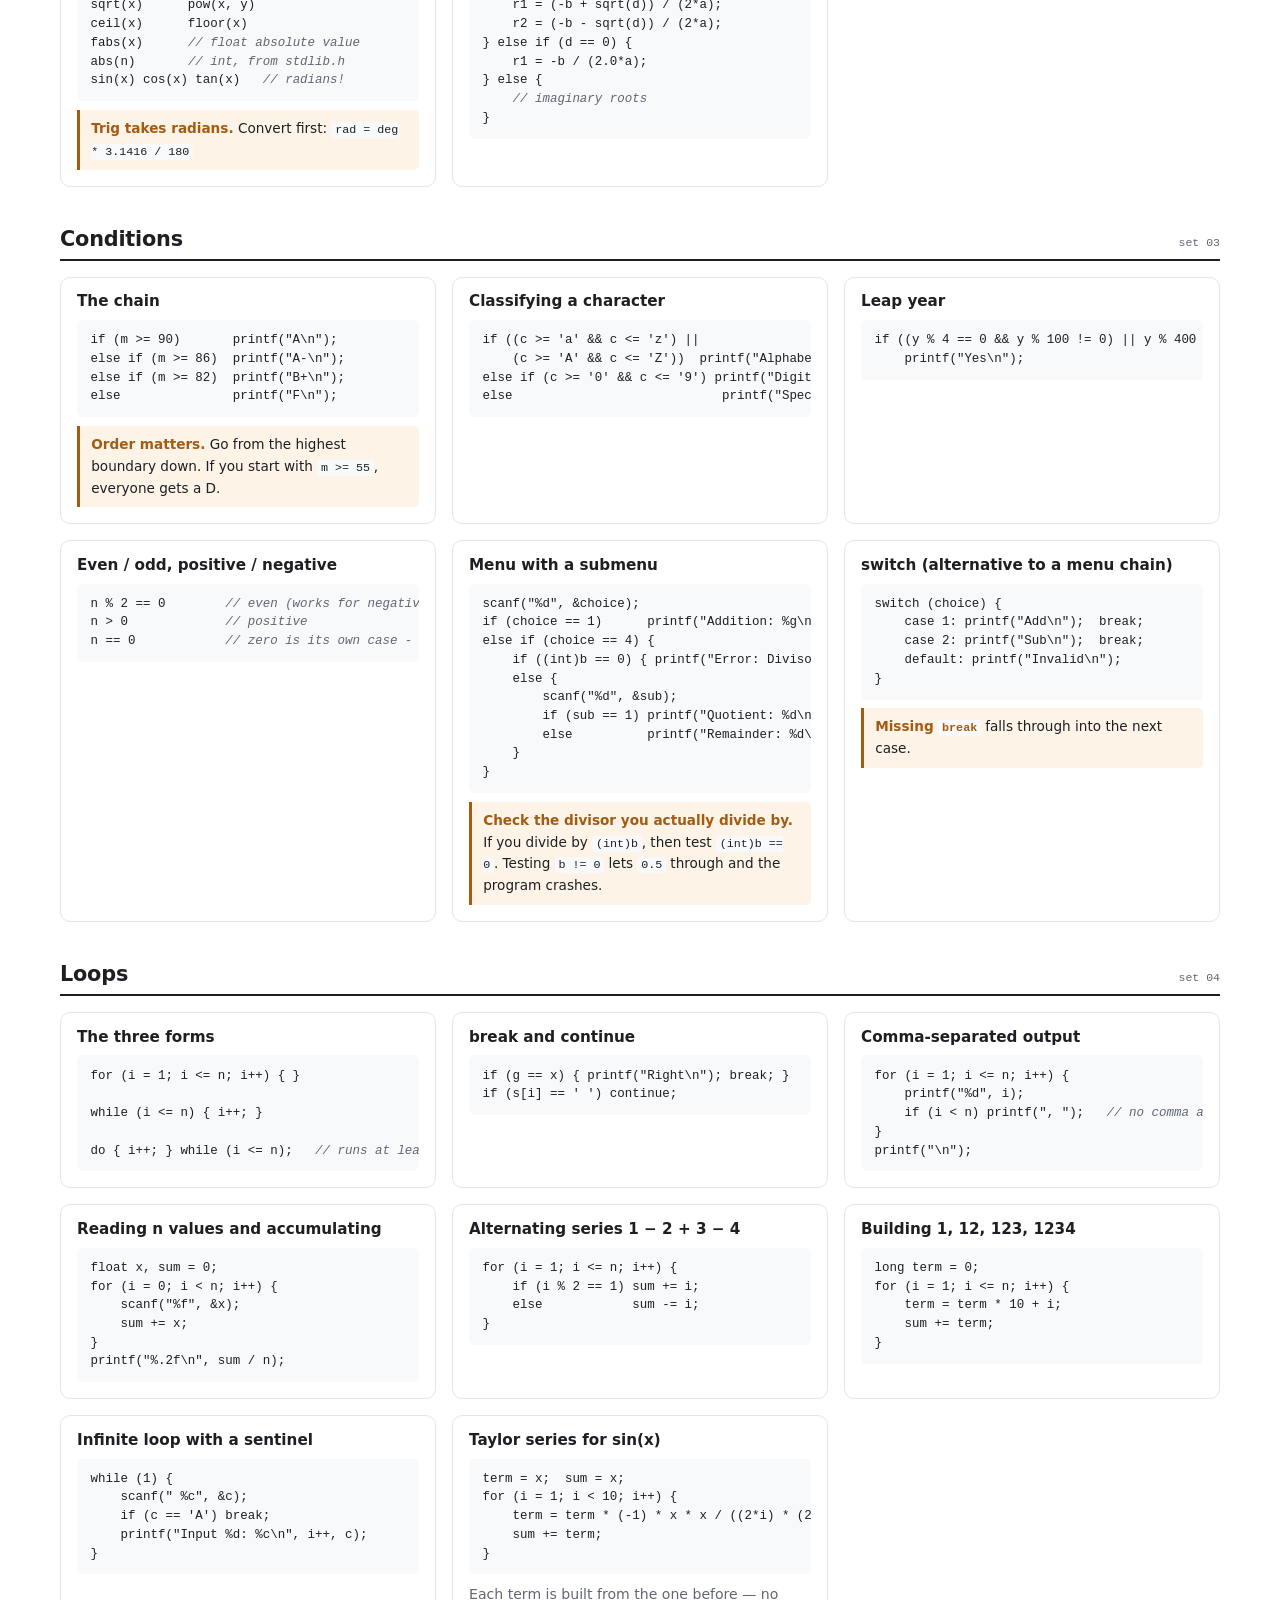
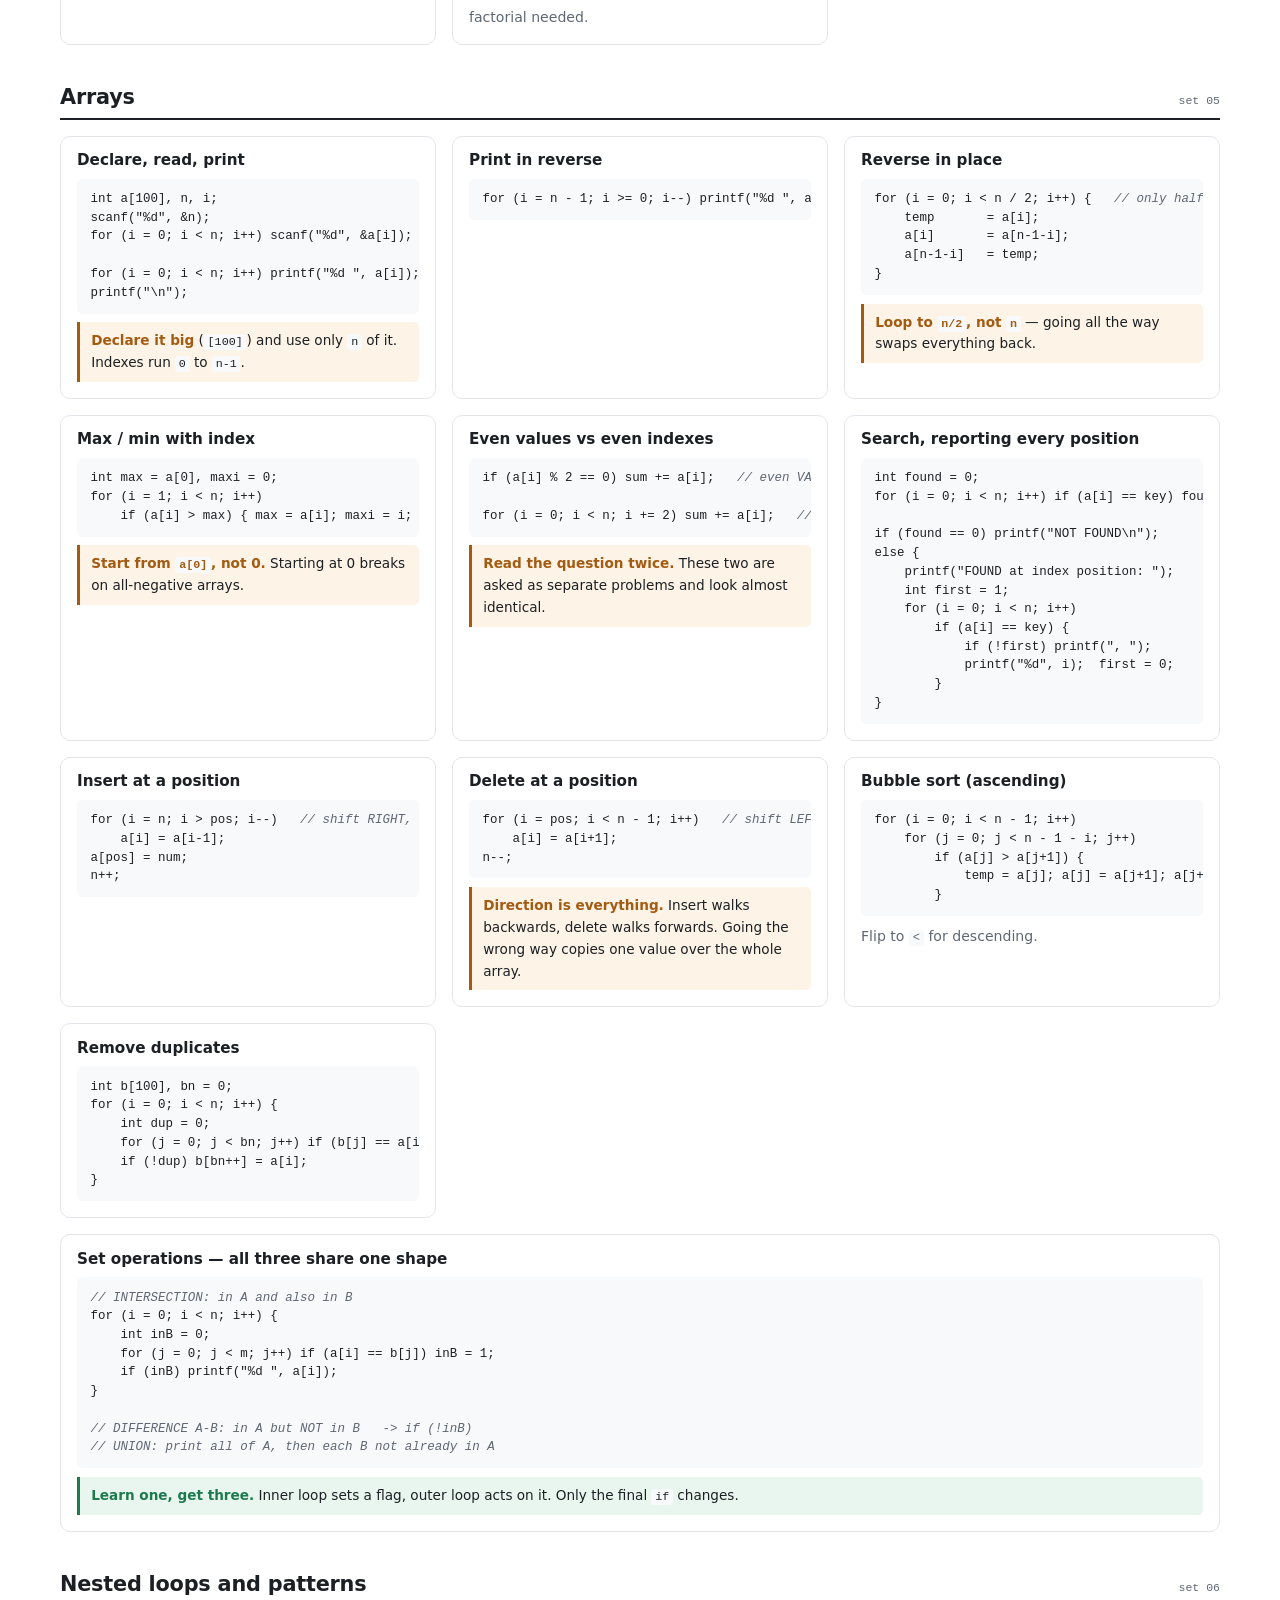
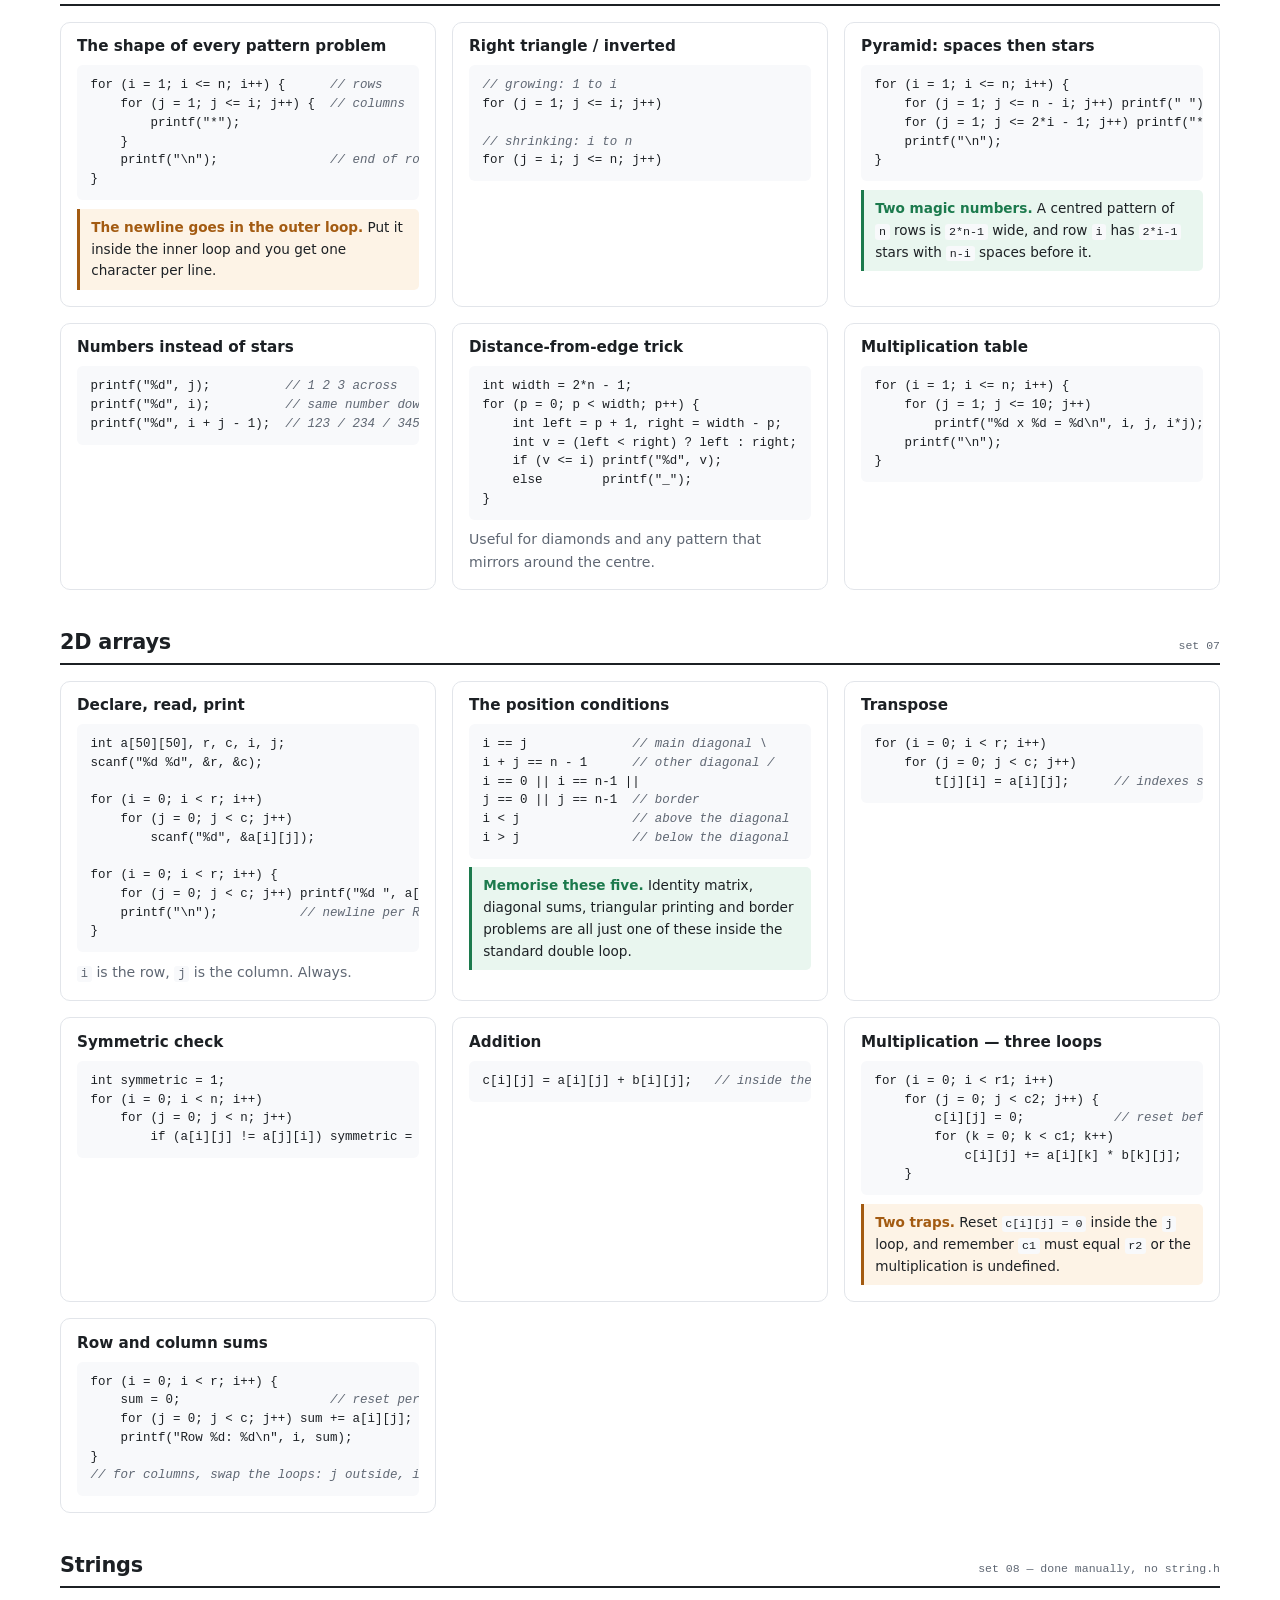
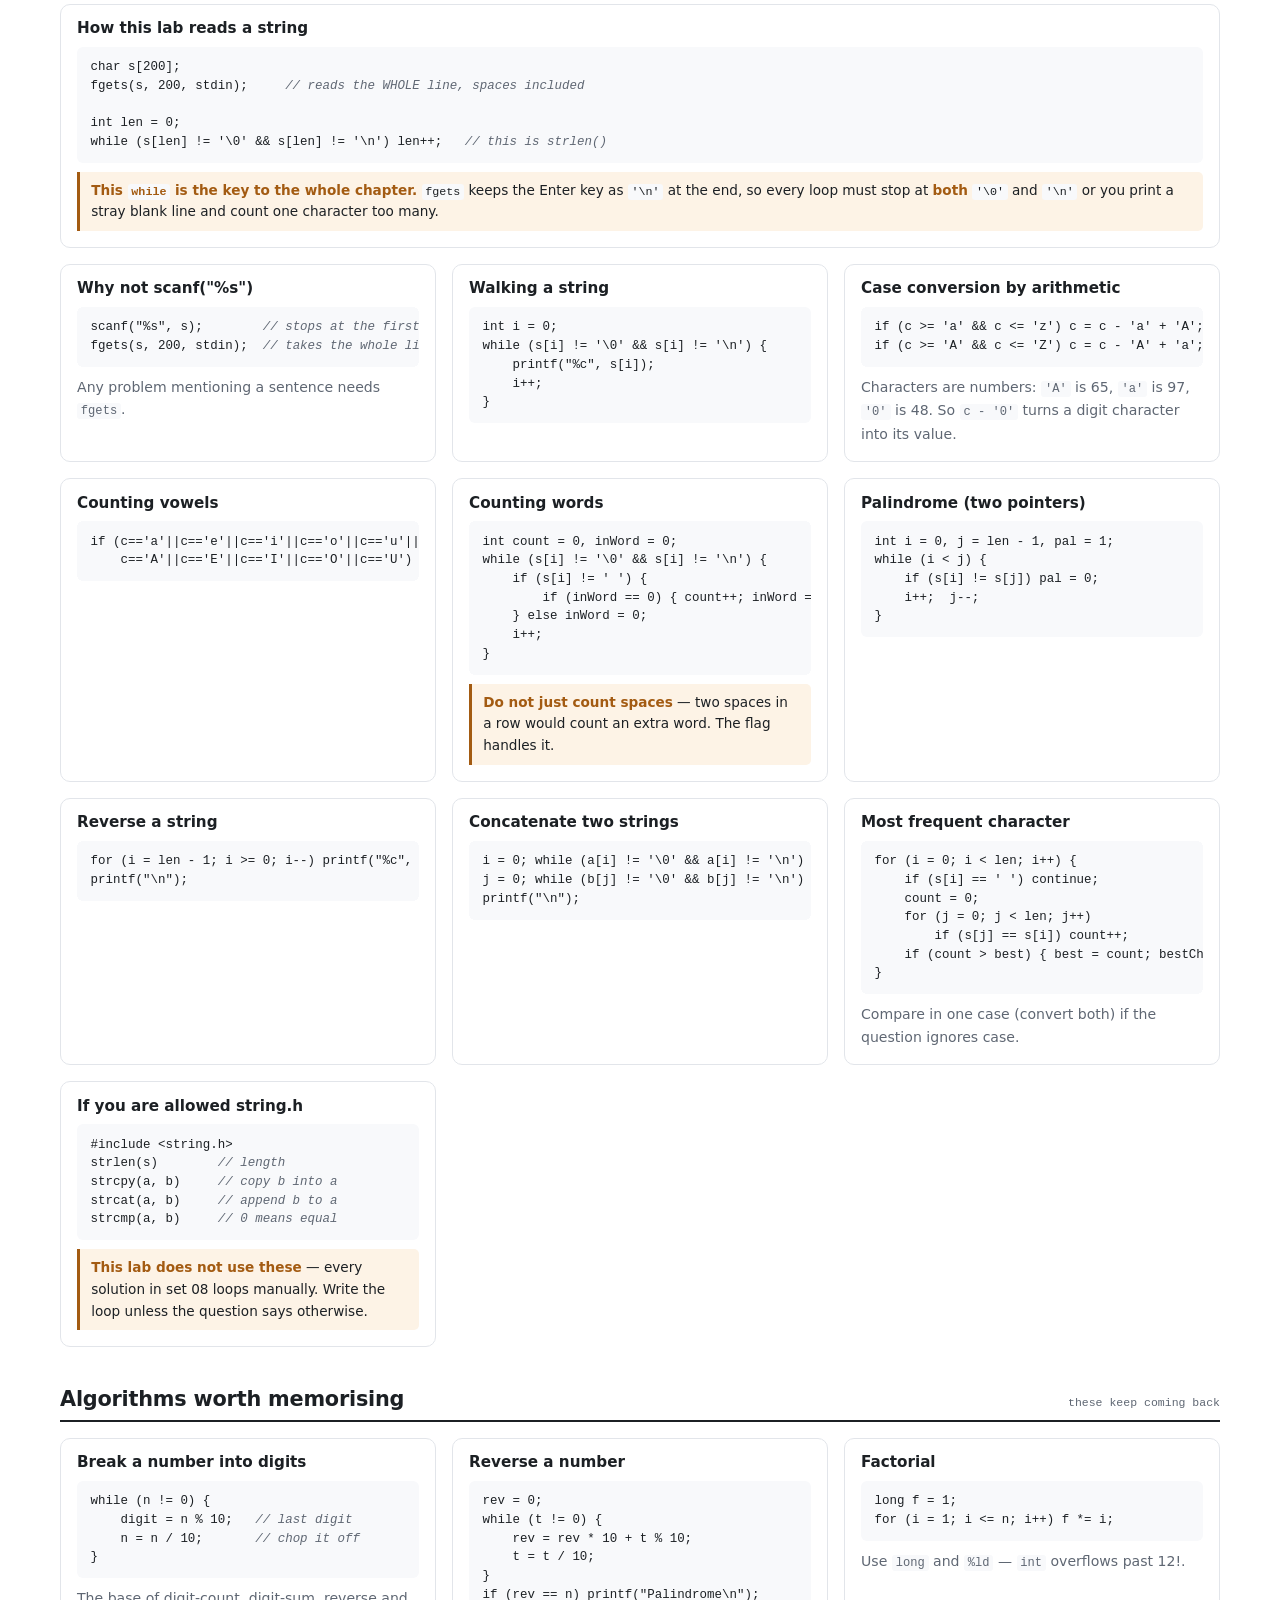
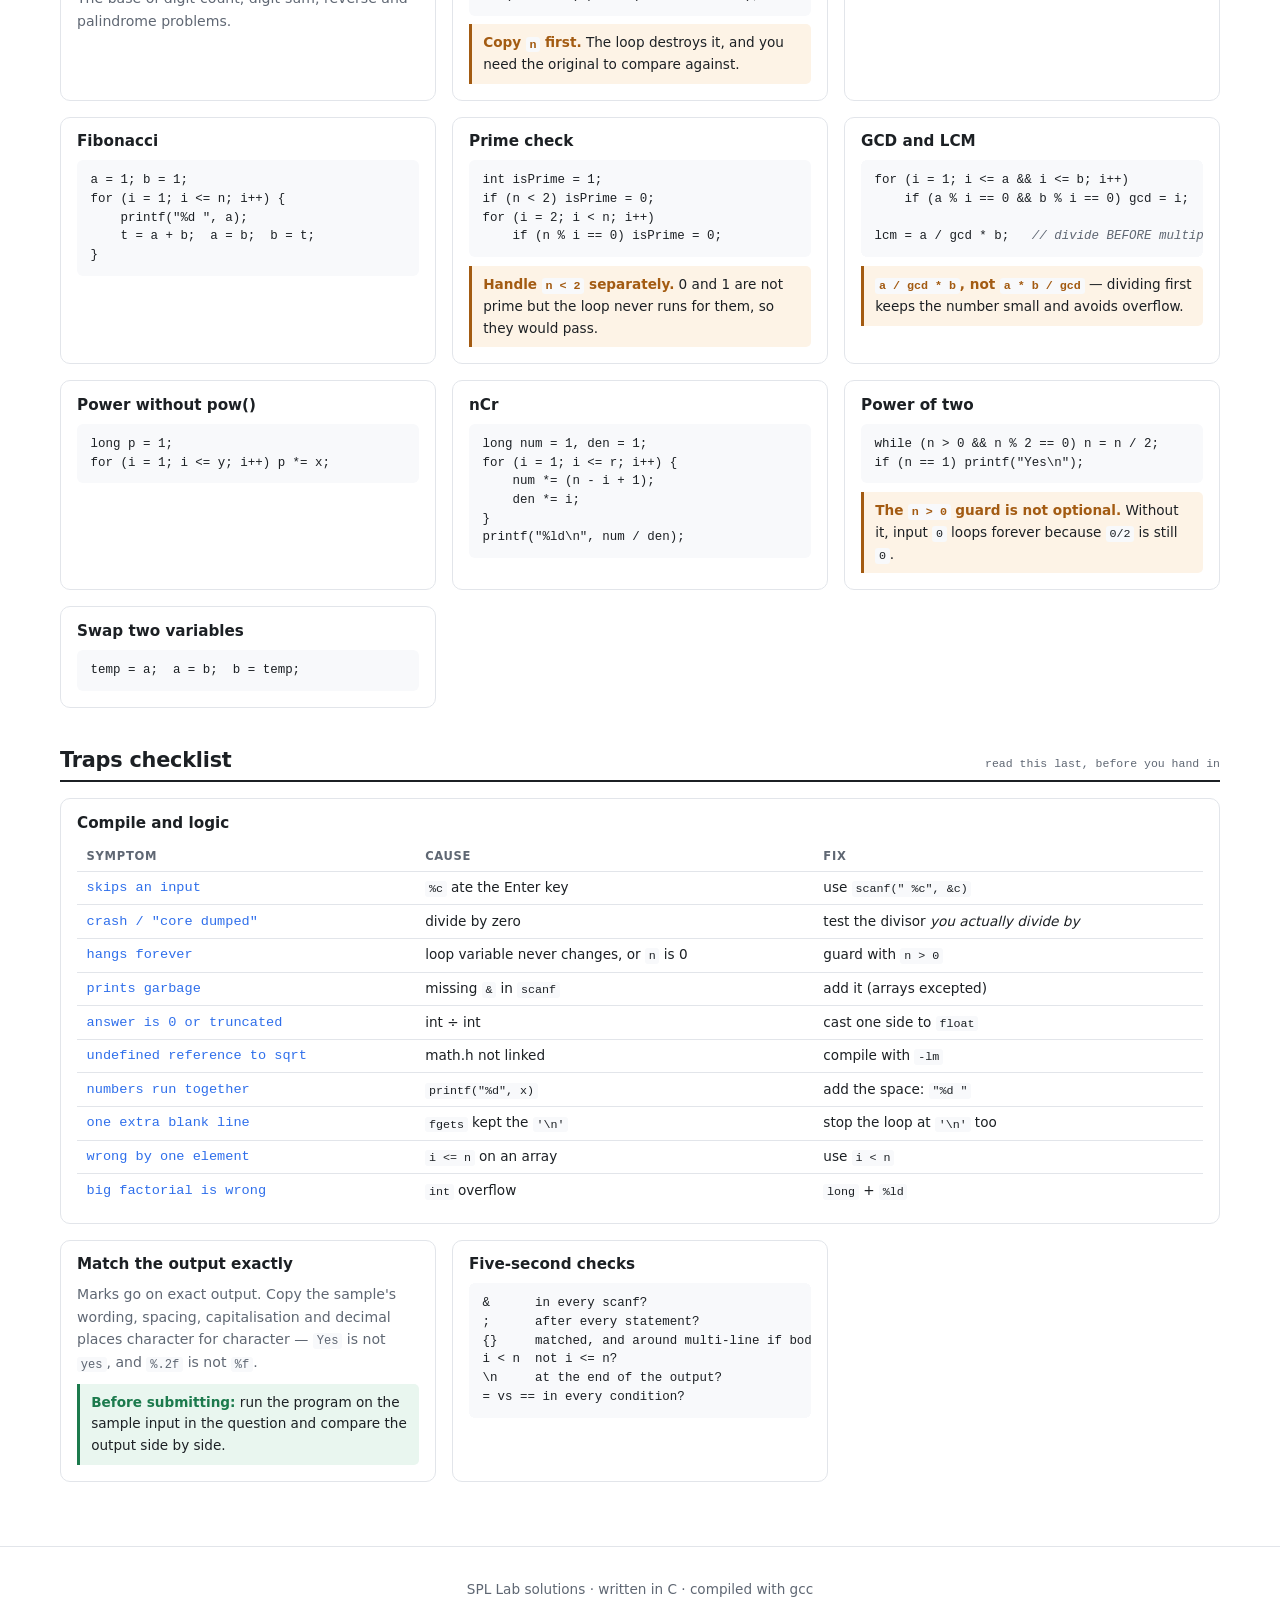
<file: docs/cheatsheet.html>
<!DOCTYPE html>
<html lang="en">
<head>
  <meta charset="utf-8">
  <meta name="viewport" content="width=device-width, initial-scale=1">
  <title>Midterm Cheatsheet - SPL Lab Solutions</title>
  <meta name="description" content="C syntax and methods for SPL lab topics 1-8, on one page.">
  <link rel="stylesheet" href="style.css">
  <link rel="stylesheet" href="cheatsheet.css">
</head>
<body>

  <header class="site-header">
    <a class="logo" href="index.html">SPL&nbsp;Lab</a>
    <nav class="site-nav">
      <a href="01-intro.html">Intro</a>
      <a href="02-operators.html">Operators</a>
      <a href="03-conditions.html">Conditions</a>
      <a href="04-loop.html">Loops</a>
      <a href="05-array.html">Arrays</a>
      <a href="06-nested-loop.html">Nested Loops</a>
      <a href="07-2d-array.html">2D Arrays</a>
      <a href="08-strings.html">Strings</a>
      <a href="cheatsheet.html" aria-current="page">Midterm Cheatsheet</a>
      <a href="final-cheatsheet.html">Final Cheatsheet</a>
    </nav>
  </header>

  <main>
<!--
  The cheatsheet content.

  This file is hand written, not generated. build.py wraps it in the same
  header/footer as every other page and writes cheatsheet.html.
  Styling lives in cheatsheet.css; every class starts with "cs-".
-->

    <section class="category-intro">
      <h1>Midterm Cheatsheet</h1>
      <p class="lede">
        Every syntax pattern and method behind the 134 problems in sets 1&ndash;8,
        written to match how this lab actually solves them &mdash; manual loops,
        <code>fgets</code> for input, and no <code>string.h</code>.
        Amber boxes are the mistakes that cost marks.
      </p>
      <p class="stats">Sets 01&ndash;08 &middot; prints on paper cleanly</p>
    </section>

    <nav class="cs-jump" aria-label="Cheatsheet sections">
      <a href="#basics">Skeleton</a>
      <a href="#io">printf / scanf</a>
      <a href="#types">Types</a>
      <a href="#ops">Operators</a>
      <a href="#cond">Conditions</a>
      <a href="#loops">Loops</a>
      <a href="#arrays">Arrays</a>
      <a href="#nested">Patterns</a>
      <a href="#twod">2D Arrays</a>
      <a href="#strings">Strings</a>
      <a href="#algos">Algorithms</a>
      <a href="#traps">Traps</a>
    </nav>

<!-- ============================================================ -->
    <section class="cs-section" id="basics">
      <div class="cs-head">
        <h2>The skeleton</h2>
        <span class="cs-tag">start every answer here</span>
      </div>
      <div class="cs-grid">
        <div class="cs-card">
          <h3>Program shell</h3>
<pre class="cs-code">#include &lt;stdio.h&gt;

int main() {
    <span class="cs-cmt">// declare, input, process, output</span>
    return 0;
}</pre>
          <p>Declare all variables at the top &mdash; that is the style this lab uses.</p>
        </div>

        <div class="cs-card">
          <h3>Compiling</h3>
<pre class="cs-code">gcc solution.c -o out
./out

<span class="cs-cmt"># only if you used math.h</span>
gcc solution.c -o out -lm</pre>
          <div class="cs-note"><b>Forgetting <code>-lm</code></b> gives "undefined
            reference to sqrt" &mdash; a linker error, not a mistake in your code.</div>
        </div>

        <div class="cs-card">
          <h3>The four steps of nearly every problem</h3>
<pre class="cs-code">int n, i;
scanf("%d", &amp;n);          <span class="cs-cmt">// 1. how many</span>
for (i = 0; i &lt; n; i++)   <span class="cs-cmt">// 2. read them</span>
    scanf("%d", &amp;a[i]);
<span class="cs-cmt">// 3. compute</span>
printf("%d\n", result);   <span class="cs-cmt">// 4. print</span></pre>
        </div>
      </div>
    </section>

<!-- ============================================================ -->
    <section class="cs-section" id="io">
      <div class="cs-head">
        <h2>printf and scanf</h2>
        <span class="cs-tag">set 01</span>
      </div>
      <div class="cs-grid">
        <div class="cs-card cs-wide">
          <h3>Format specifiers</h3>
          <div class="cs-tablewrap">
            <table class="cs-table">
              <thead><tr><th>Specifier</th><th>Type</th><th>Note</th></tr></thead>
              <tbody>
                <tr><td>%d</td><td>int</td><td>The one you use most</td></tr>
                <tr><td>%f</td><td>float / double</td><td>Prints 6 decimals by default</td></tr>
                <tr><td>%.2f</td><td>float</td><td>Exactly 2 decimals &mdash; use when the sample shows 2</td></tr>
                <tr><td>%g</td><td>float</td><td>Drops trailing zeros: <code>7</code> not <code>7.000000</code></td></tr>
                <tr><td>%e</td><td>float</td><td>Exponential: <code>2.695000e+01</code></td></tr>
                <tr><td>%c</td><td>char</td><td>A single character</td></tr>
                <tr><td>%s</td><td>string</td><td>Char array, stops at the first space</td></tr>
                <tr><td>%ld</td><td>long</td><td>For factorials and big sums</td></tr>
                <tr><td>%lf</td><td>double</td><td><b>Required</b> in <code>scanf</code> for a double</td></tr>
                <tr><td>%u</td><td>unsigned</td><td>No negatives</td></tr>
                <tr><td>%15.2f</td><td>float</td><td>Field width 15, right aligned</td></tr>
                <tr><td>%-15d</td><td>int</td><td>Minus sign = left aligned</td></tr>
                <tr><td>%%</td><td>&mdash;</td><td>Prints a literal <code>%</code></td></tr>
              </tbody>
            </table>
          </div>
        </div>

        <div class="cs-card">
          <h3>Reading several values at once</h3>
<pre class="cs-code">int a, b;  float x;  char op;

scanf("%d %d", &amp;a, &amp;b);
scanf("%f %c %f", &amp;x, &amp;op, &amp;x);</pre>
          <div class="cs-note"><b>Every variable needs <code>&amp;</code></b> in
            <code>scanf</code> &mdash; except arrays and strings, which are already
            addresses.</div>
        </div>

        <div class="cs-card">
          <h3>Reading a char safely</h3>
<pre class="cs-code">char c;
scanf(" %c", &amp;c);   <span class="cs-cmt">// note the leading space</span></pre>
          <div class="cs-note"><b>The space matters.</b> Without it, <code>%c</code>
            reads the Enter key left over from the previous <code>scanf</code> and
            your program looks like it skipped an input.</div>
        </div>

        <div class="cs-card">
          <h3>Skipping an input (assignment suppression)</h3>
<pre class="cs-code"><span class="cs-cmt">// input: 101 50 24.50 A
// read the 50 but do not store it</span>
scanf("%d %*d %f %c", &amp;code, &amp;price, &amp;cat);

<span class="cs-cmt">// input: number: 78 position: 4
// skip the words, keep the numbers</span>
scanf("%*s %d %*s %d", &amp;num, &amp;pos);</pre>
          <p>The <code>*</code> means "match this, then throw it away". It appears
             in set 01 and again in the array insert/delete problems.</p>
        </div>

        <div class="cs-card">
          <h3>Escape sequences</h3>
<pre class="cs-code">\n   newline          \t   tab
\\   backslash        \"   double quote
\'   single quote     \0   null character</pre>
        </div>
      </div>
    </section>

<!-- ============================================================ -->
    <section class="cs-section" id="types">
      <div class="cs-head">
        <h2>Data types, const and scope</h2>
        <span class="cs-tag">set 01</span>
      </div>
      <div class="cs-grid">
        <div class="cs-card">
          <h3>Sizes</h3>
          <div class="cs-tablewrap">
            <table class="cs-table">
              <thead><tr><th>Type</th><th>Bytes</th><th>Print with</th></tr></thead>
              <tbody>
                <tr><td>char</td><td>1</td><td>%c</td></tr>
                <tr><td>short</td><td>2</td><td>%hd</td></tr>
                <tr><td>int</td><td>4</td><td>%d</td></tr>
                <tr><td>long</td><td>8</td><td>%ld</td></tr>
                <tr><td>float</td><td>4</td><td>%f</td></tr>
                <tr><td>double</td><td>8</td><td>%lf</td></tr>
              </tbody>
            </table>
          </div>
<pre class="cs-code">printf("%d\n", (int)sizeof(int));</pre>
        </div>

        <div class="cs-card">
          <h3>Constants &mdash; two ways</h3>
<pre class="cs-code">#define VAT 0.15          <span class="cs-cmt">// no semicolon, no type</span>
const float DISCOUNT = 0.05;  <span class="cs-cmt">// has a type</span></pre>
          <p><code>#define</code> is a text replacement done before compiling;
             <code>const</code> is a real variable that cannot be changed.</p>
        </div>

        <div class="cs-card">
          <h3>Global vs local scope</h3>
<pre class="cs-code">int g = 10;          <span class="cs-cmt">// global: visible everywhere</span>

int main() {
    int g = 20;      <span class="cs-cmt">// local hides the global</span>
    printf("%d", g); <span class="cs-cmt">// prints 20</span>
}</pre>
        </div>

        <div class="cs-card">
          <h3>bool</h3>
<pre class="cs-code">#include &lt;stdbool.h&gt;
bool found = true;   <span class="cs-cmt">// prints as 1 / 0 with %d</span></pre>
          <p>Most solutions here just use <code>int flag = 0;</code> instead.</p>
        </div>
      </div>
    </section>

<!-- ============================================================ -->
    <section class="cs-section" id="ops">
      <div class="cs-head">
        <h2>Operators</h2>
        <span class="cs-tag">set 02</span>
      </div>
      <div class="cs-grid">
        <div class="cs-card">
          <h3>Integer division and modulus</h3>
<pre class="cs-code">7 / 2      <span class="cs-cmt">// 3   (int / int throws away the rest)</span>
7 % 2      <span class="cs-cmt">// 1   (the remainder)</span>
7.0 / 2    <span class="cs-cmt">// 3.5 (one float makes it float)</span>
(float)7 / 2   <span class="cs-cmt">// 3.5 (cast to force it)</span></pre>
          <div class="cs-note"><b>The single most common mistake.</b> Averages,
            percentages and division answers come out wrong because both operands
            were <code>int</code>. Cast one of them.</div>
        </div>

        <div class="cs-card">
          <h3>Increment: pre vs post</h3>
<pre class="cs-code">int a = 5;
printf("%d", a++);   <span class="cs-cmt">// prints 5, then a becomes 6</span>
printf("%d", ++a);   <span class="cs-cmt">// a becomes 7, then prints 7</span></pre>
        </div>

        <div class="cs-card">
          <h3>Compound assignment</h3>
<pre class="cs-code">x += 3;   x -= 3;
x *= 3;   x /= 3;   x %= 3;</pre>
        </div>

        <div class="cs-card">
          <h3>Ternary (one-line if)</h3>
<pre class="cs-code">max = (a &gt; b) ? a : b;
min = (a &lt; b) ? a : b;</pre>
        </div>

        <div class="cs-card">
          <h3>Relational and logical</h3>
<pre class="cs-code">==  !=  &lt;  &gt;  &lt;=  &gt;=

&amp;&amp;  and    ||  or    !  not</pre>
          <div class="cs-note"><b><code>=</code> is not <code>==</code>.</b>
            <code>if (x = 5)</code> assigns 5 and is always true.</div>
        </div>

        <div class="cs-card">
          <h3>Precedence, high to low</h3>
<pre class="cs-code">()
!  ++  --  (cast)
*  /  %
+  -
&lt;  &lt;=  &gt;  &gt;=
==  !=
&amp;&amp;
||
=  +=  -=</pre>
          <p>When unsure, add brackets. Nobody loses marks for extra brackets.</p>
        </div>

        <div class="cs-card">
          <h3>math.h</h3>
<pre class="cs-code">#include &lt;math.h&gt;      <span class="cs-cmt">// compile with -lm</span>

sqrt(x)      pow(x, y)
ceil(x)      floor(x)
fabs(x)      <span class="cs-cmt">// float absolute value</span>
abs(n)       <span class="cs-cmt">// int, from stdlib.h</span>
sin(x) cos(x) tan(x)   <span class="cs-cmt">// radians!</span></pre>
          <div class="cs-note"><b>Trig takes radians.</b> Convert first:
            <code>rad = deg * 3.1416 / 180</code></div>
        </div>

        <div class="cs-card">
          <h3>Quadratic roots</h3>
<pre class="cs-code">d = b*b - 4*a*c;
if (d &gt; 0) {
    r1 = (-b + sqrt(d)) / (2*a);
    r2 = (-b - sqrt(d)) / (2*a);
} else if (d == 0) {
    r1 = -b / (2.0*a);
} else {
    <span class="cs-cmt">// imaginary roots</span>
}</pre>
        </div>
      </div>
    </section>

<!-- ============================================================ -->
    <section class="cs-section" id="cond">
      <div class="cs-head">
        <h2>Conditions</h2>
        <span class="cs-tag">set 03</span>
      </div>
      <div class="cs-grid">
        <div class="cs-card">
          <h3>The chain</h3>
<pre class="cs-code">if (m &gt;= 90)       printf("A\n");
else if (m &gt;= 86)  printf("A-\n");
else if (m &gt;= 82)  printf("B+\n");
else               printf("F\n");</pre>
          <div class="cs-note"><b>Order matters.</b> Go from the highest boundary
            down. If you start with <code>m &gt;= 55</code>, everyone gets a D.</div>
        </div>

        <div class="cs-card">
          <h3>Classifying a character</h3>
<pre class="cs-code">if ((c &gt;= 'a' &amp;&amp; c &lt;= 'z') ||
    (c &gt;= 'A' &amp;&amp; c &lt;= 'Z'))  printf("Alphabet\n");
else if (c &gt;= '0' &amp;&amp; c &lt;= '9') printf("Digit\n");
else                            printf("Special\n");</pre>
        </div>

        <div class="cs-card">
          <h3>Leap year</h3>
<pre class="cs-code">if ((y % 4 == 0 &amp;&amp; y % 100 != 0) || y % 400 == 0)
    printf("Yes\n");</pre>
        </div>

        <div class="cs-card">
          <h3>Even / odd, positive / negative</h3>
<pre class="cs-code">n % 2 == 0        <span class="cs-cmt">// even (works for negatives too)</span>
n &gt; 0             <span class="cs-cmt">// positive</span>
n == 0            <span class="cs-cmt">// zero is its own case - check it!</span></pre>
        </div>

        <div class="cs-card">
          <h3>Menu with a submenu</h3>
<pre class="cs-code">scanf("%d", &amp;choice);
if (choice == 1)      printf("Addition: %g\n", a + b);
else if (choice == 4) {
    if ((int)b == 0) { printf("Error: Divisor is zero\n"); }
    else {
        scanf("%d", &amp;sub);
        if (sub == 1) printf("Quotient: %d\n", (int)a / (int)b);
        else          printf("Remainder: %d\n", (int)a % (int)b);
    }
}</pre>
          <div class="cs-note"><b>Check the divisor you actually divide by.</b>
            If you divide by <code>(int)b</code>, then test <code>(int)b == 0</code>.
            Testing <code>b != 0</code> lets <code>0.5</code> through and the
            program crashes.</div>
        </div>

        <div class="cs-card">
          <h3>switch (alternative to a menu chain)</h3>
<pre class="cs-code">switch (choice) {
    case 1: printf("Add\n");  break;
    case 2: printf("Sub\n");  break;
    default: printf("Invalid\n");
}</pre>
          <div class="cs-note"><b>Missing <code>break</code></b> falls through into
            the next case.</div>
        </div>
      </div>
    </section>

<!-- ============================================================ -->
    <section class="cs-section" id="loops">
      <div class="cs-head">
        <h2>Loops</h2>
        <span class="cs-tag">set 04</span>
      </div>
      <div class="cs-grid">
        <div class="cs-card">
          <h3>The three forms</h3>
<pre class="cs-code">for (i = 1; i &lt;= n; i++) { }

while (i &lt;= n) { i++; }

do { i++; } while (i &lt;= n);   <span class="cs-cmt">// runs at least once</span></pre>
        </div>

        <div class="cs-card">
          <h3>break and continue</h3>
<pre class="cs-code">if (g == x) { printf("Right\n"); break; }   <span class="cs-cmt">// leave the loop</span>
if (s[i] == ' ') continue;                  <span class="cs-cmt">// skip to next turn</span></pre>
        </div>

        <div class="cs-card">
          <h3>Comma-separated output</h3>
<pre class="cs-code">for (i = 1; i &lt;= n; i++) {
    printf("%d", i);
    if (i &lt; n) printf(", ");   <span class="cs-cmt">// no comma after the last</span>
}
printf("\n");</pre>
        </div>

        <div class="cs-card">
          <h3>Reading n values and accumulating</h3>
<pre class="cs-code">float x, sum = 0;
for (i = 0; i &lt; n; i++) {
    scanf("%f", &amp;x);
    sum += x;
}
printf("%.2f\n", sum / n);</pre>
        </div>

        <div class="cs-card">
          <h3>Alternating series 1 &minus; 2 + 3 &minus; 4</h3>
<pre class="cs-code">for (i = 1; i &lt;= n; i++) {
    if (i % 2 == 1) sum += i;
    else            sum -= i;
}</pre>
        </div>

        <div class="cs-card">
          <h3>Building 1, 12, 123, 1234</h3>
<pre class="cs-code">long term = 0;
for (i = 1; i &lt;= n; i++) {
    term = term * 10 + i;
    sum += term;
}</pre>
        </div>

        <div class="cs-card">
          <h3>Infinite loop with a sentinel</h3>
<pre class="cs-code">while (1) {
    scanf(" %c", &amp;c);
    if (c == 'A') break;
    printf("Input %d: %c\n", i++, c);
}</pre>
        </div>

        <div class="cs-card">
          <h3>Taylor series for sin(x)</h3>
<pre class="cs-code">term = x;  sum = x;
for (i = 1; i &lt; 10; i++) {
    term = term * (-1) * x * x / ((2*i) * (2*i + 1));
    sum += term;
}</pre>
          <p>Each term is built from the one before &mdash; no factorial needed.</p>
        </div>
      </div>
    </section>

<!-- ============================================================ -->
    <section class="cs-section" id="arrays">
      <div class="cs-head">
        <h2>Arrays</h2>
        <span class="cs-tag">set 05</span>
      </div>
      <div class="cs-grid">
        <div class="cs-card">
          <h3>Declare, read, print</h3>
<pre class="cs-code">int a[100], n, i;
scanf("%d", &amp;n);
for (i = 0; i &lt; n; i++) scanf("%d", &amp;a[i]);

for (i = 0; i &lt; n; i++) printf("%d ", a[i]);
printf("\n");</pre>
          <div class="cs-note"><b>Declare it big</b> (<code>[100]</code>) and use
            only <code>n</code> of it. Indexes run <code>0</code> to
            <code>n-1</code>.</div>
        </div>

        <div class="cs-card">
          <h3>Print in reverse</h3>
<pre class="cs-code">for (i = n - 1; i &gt;= 0; i--) printf("%d ", a[i]);</pre>
        </div>

        <div class="cs-card">
          <h3>Reverse in place</h3>
<pre class="cs-code">for (i = 0; i &lt; n / 2; i++) {   <span class="cs-cmt">// only halfway!</span>
    temp       = a[i];
    a[i]       = a[n-1-i];
    a[n-1-i]   = temp;
}</pre>
          <div class="cs-note"><b>Loop to <code>n/2</code>, not <code>n</code></b>
            &mdash; going all the way swaps everything back.</div>
        </div>

        <div class="cs-card">
          <h3>Max / min with index</h3>
<pre class="cs-code">int max = a[0], maxi = 0;
for (i = 1; i &lt; n; i++)
    if (a[i] &gt; max) { max = a[i]; maxi = i; }</pre>
          <div class="cs-note"><b>Start from <code>a[0]</code>, not 0.</b> Starting
            at 0 breaks on all-negative arrays.</div>
        </div>

        <div class="cs-card">
          <h3>Even values vs even indexes</h3>
<pre class="cs-code">if (a[i] % 2 == 0) sum += a[i];   <span class="cs-cmt">// even VALUE</span>

for (i = 0; i &lt; n; i += 2) sum += a[i];   <span class="cs-cmt">// even INDEX</span></pre>
          <div class="cs-note"><b>Read the question twice.</b> These two are asked
            as separate problems and look almost identical.</div>
        </div>

        <div class="cs-card">
          <h3>Search, reporting every position</h3>
<pre class="cs-code">int found = 0;
for (i = 0; i &lt; n; i++) if (a[i] == key) found++;

if (found == 0) printf("NOT FOUND\n");
else {
    printf("FOUND at index position: ");
    int first = 1;
    for (i = 0; i &lt; n; i++)
        if (a[i] == key) {
            if (!first) printf(", ");
            printf("%d", i);  first = 0;
        }
}</pre>
        </div>

        <div class="cs-card">
          <h3>Insert at a position</h3>
<pre class="cs-code">for (i = n; i &gt; pos; i--)   <span class="cs-cmt">// shift RIGHT, from the back</span>
    a[i] = a[i-1];
a[pos] = num;
n++;</pre>
        </div>

        <div class="cs-card">
          <h3>Delete at a position</h3>
<pre class="cs-code">for (i = pos; i &lt; n - 1; i++)   <span class="cs-cmt">// shift LEFT, from the front</span>
    a[i] = a[i+1];
n--;</pre>
          <div class="cs-note"><b>Direction is everything.</b> Insert walks
            backwards, delete walks forwards. Going the wrong way copies one value
            over the whole array.</div>
        </div>

        <div class="cs-card">
          <h3>Bubble sort (ascending)</h3>
<pre class="cs-code">for (i = 0; i &lt; n - 1; i++)
    for (j = 0; j &lt; n - 1 - i; j++)
        if (a[j] &gt; a[j+1]) {
            temp = a[j]; a[j] = a[j+1]; a[j+1] = temp;
        }</pre>
          <p>Flip to <code>&lt;</code> for descending.</p>
        </div>

        <div class="cs-card">
          <h3>Remove duplicates</h3>
<pre class="cs-code">int b[100], bn = 0;
for (i = 0; i &lt; n; i++) {
    int dup = 0;
    for (j = 0; j &lt; bn; j++) if (b[j] == a[i]) dup = 1;
    if (!dup) b[bn++] = a[i];
}</pre>
        </div>

        <div class="cs-card cs-wide">
          <h3>Set operations &mdash; all three share one shape</h3>
<pre class="cs-code"><span class="cs-cmt">// INTERSECTION: in A and also in B</span>
for (i = 0; i &lt; n; i++) {
    int inB = 0;
    for (j = 0; j &lt; m; j++) if (a[i] == b[j]) inB = 1;
    if (inB) printf("%d ", a[i]);
}

<span class="cs-cmt">// DIFFERENCE A-B: in A but NOT in B   -> if (!inB)</span>
<span class="cs-cmt">// UNION: print all of A, then each B not already in A</span></pre>
          <div class="cs-note cs-good"><b>Learn one, get three.</b> Inner loop sets
            a flag, outer loop acts on it. Only the final <code>if</code> changes.</div>
        </div>
      </div>
    </section>

<!-- ============================================================ -->
    <section class="cs-section" id="nested">
      <div class="cs-head">
        <h2>Nested loops and patterns</h2>
        <span class="cs-tag">set 06</span>
      </div>
      <div class="cs-grid">
        <div class="cs-card">
          <h3>The shape of every pattern problem</h3>
<pre class="cs-code">for (i = 1; i &lt;= n; i++) {      <span class="cs-cmt">// rows</span>
    for (j = 1; j &lt;= i; j++) {  <span class="cs-cmt">// columns</span>
        printf("*");
    }
    printf("\n");               <span class="cs-cmt">// end of row - OUTSIDE inner loop</span>
}</pre>
          <div class="cs-note"><b>The newline goes in the outer loop.</b> Put it
            inside the inner loop and you get one character per line.</div>
        </div>

        <div class="cs-card">
          <h3>Right triangle / inverted</h3>
<pre class="cs-code"><span class="cs-cmt">// growing: 1 to i</span>
for (j = 1; j &lt;= i; j++)

<span class="cs-cmt">// shrinking: i to n</span>
for (j = i; j &lt;= n; j++)</pre>
        </div>

        <div class="cs-card">
          <h3>Pyramid: spaces then stars</h3>
<pre class="cs-code">for (i = 1; i &lt;= n; i++) {
    for (j = 1; j &lt;= n - i; j++) printf(" ");   <span class="cs-cmt">// leading spaces</span>
    for (j = 1; j &lt;= 2*i - 1; j++) printf("*"); <span class="cs-cmt">// odd count</span>
    printf("\n");
}</pre>
          <div class="cs-note cs-good"><b>Two magic numbers.</b> A centred pattern
            of <code>n</code> rows is <code>2*n-1</code> wide, and row
            <code>i</code> has <code>2*i-1</code> stars with <code>n-i</code>
            spaces before it.</div>
        </div>

        <div class="cs-card">
          <h3>Numbers instead of stars</h3>
<pre class="cs-code">printf("%d", j);          <span class="cs-cmt">// 1 2 3 across</span>
printf("%d", i);          <span class="cs-cmt">// same number down a row</span>
printf("%d", i + j - 1);  <span class="cs-cmt">// 123 / 234 / 345</span></pre>
        </div>

        <div class="cs-card">
          <h3>Distance-from-edge trick</h3>
<pre class="cs-code">int width = 2*n - 1;
for (p = 0; p &lt; width; p++) {
    int left = p + 1, right = width - p;
    int v = (left &lt; right) ? left : right;  <span class="cs-cmt">// 1,2,3,2,1</span>
    if (v &lt;= i) printf("%d", v);
    else        printf("_");
}</pre>
          <p>Useful for diamonds and any pattern that mirrors around the centre.</p>
        </div>

        <div class="cs-card">
          <h3>Multiplication table</h3>
<pre class="cs-code">for (i = 1; i &lt;= n; i++) {
    for (j = 1; j &lt;= 10; j++)
        printf("%d x %d = %d\n", i, j, i*j);
    printf("\n");
}</pre>
        </div>
      </div>
    </section>

<!-- ============================================================ -->
    <section class="cs-section" id="twod">
      <div class="cs-head">
        <h2>2D arrays</h2>
        <span class="cs-tag">set 07</span>
      </div>
      <div class="cs-grid">
        <div class="cs-card">
          <h3>Declare, read, print</h3>
<pre class="cs-code">int a[50][50], r, c, i, j;
scanf("%d %d", &amp;r, &amp;c);

for (i = 0; i &lt; r; i++)
    for (j = 0; j &lt; c; j++)
        scanf("%d", &amp;a[i][j]);

for (i = 0; i &lt; r; i++) {
    for (j = 0; j &lt; c; j++) printf("%d ", a[i][j]);
    printf("\n");           <span class="cs-cmt">// newline per ROW</span>
}</pre>
          <p><code>i</code> is the row, <code>j</code> is the column. Always.</p>
        </div>

        <div class="cs-card">
          <h3>The position conditions</h3>
<pre class="cs-code">i == j              <span class="cs-cmt">// main diagonal \</span>
i + j == n - 1      <span class="cs-cmt">// other diagonal /</span>
i == 0 || i == n-1 ||
j == 0 || j == n-1  <span class="cs-cmt">// border</span>
i &lt; j               <span class="cs-cmt">// above the diagonal</span>
i &gt; j               <span class="cs-cmt">// below the diagonal</span></pre>
          <div class="cs-note cs-good"><b>Memorise these five.</b> Identity matrix,
            diagonal sums, triangular printing and border problems are all just one
            of these inside the standard double loop.</div>
        </div>

        <div class="cs-card">
          <h3>Transpose</h3>
<pre class="cs-code">for (i = 0; i &lt; r; i++)
    for (j = 0; j &lt; c; j++)
        t[j][i] = a[i][j];      <span class="cs-cmt">// indexes swapped</span></pre>
        </div>

        <div class="cs-card">
          <h3>Symmetric check</h3>
<pre class="cs-code">int symmetric = 1;
for (i = 0; i &lt; n; i++)
    for (j = 0; j &lt; n; j++)
        if (a[i][j] != a[j][i]) symmetric = 0;</pre>
        </div>

        <div class="cs-card">
          <h3>Addition</h3>
<pre class="cs-code">c[i][j] = a[i][j] + b[i][j];   <span class="cs-cmt">// inside the double loop</span></pre>
        </div>

        <div class="cs-card">
          <h3>Multiplication &mdash; three loops</h3>
<pre class="cs-code">for (i = 0; i &lt; r1; i++)
    for (j = 0; j &lt; c2; j++) {
        c[i][j] = 0;            <span class="cs-cmt">// reset before summing!</span>
        for (k = 0; k &lt; c1; k++)
            c[i][j] += a[i][k] * b[k][j];
    }</pre>
          <div class="cs-note"><b>Two traps.</b> Reset <code>c[i][j] = 0</code>
            inside the <code>j</code> loop, and remember <code>c1</code> must equal
            <code>r2</code> or the multiplication is undefined.</div>
        </div>

        <div class="cs-card">
          <h3>Row and column sums</h3>
<pre class="cs-code">for (i = 0; i &lt; r; i++) {
    sum = 0;                    <span class="cs-cmt">// reset per row</span>
    for (j = 0; j &lt; c; j++) sum += a[i][j];
    printf("Row %d: %d\n", i, sum);
}
<span class="cs-cmt">// for columns, swap the loops: j outside, i inside</span></pre>
        </div>
      </div>
    </section>

<!-- ============================================================ -->
    <section class="cs-section" id="strings">
      <div class="cs-head">
        <h2>Strings</h2>
        <span class="cs-tag">set 08 &mdash; done manually, no string.h</span>
      </div>
      <div class="cs-grid">
        <div class="cs-card cs-wide">
          <h3>How this lab reads a string</h3>
<pre class="cs-code">char s[200];
fgets(s, 200, stdin);     <span class="cs-cmt">// reads the WHOLE line, spaces included</span>

int len = 0;
while (s[len] != '\0' &amp;&amp; s[len] != '\n') len++;   <span class="cs-cmt">// this is strlen()</span></pre>
          <div class="cs-note"><b>This <code>while</code> is the key to the whole
            chapter.</b> <code>fgets</code> keeps the Enter key as <code>'\n'</code>
            at the end, so every loop must stop at <b>both</b> <code>'\0'</code> and
            <code>'\n'</code> or you print a stray blank line and count one
            character too many.</div>
        </div>

        <div class="cs-card">
          <h3>Why not scanf("%s")</h3>
<pre class="cs-code">scanf("%s", s);        <span class="cs-cmt">// stops at the first SPACE</span>
fgets(s, 200, stdin);  <span class="cs-cmt">// takes the whole line</span></pre>
          <p>Any problem mentioning a sentence needs <code>fgets</code>.</p>
        </div>

        <div class="cs-card">
          <h3>Walking a string</h3>
<pre class="cs-code">int i = 0;
while (s[i] != '\0' &amp;&amp; s[i] != '\n') {
    printf("%c", s[i]);
    i++;
}</pre>
        </div>

        <div class="cs-card">
          <h3>Case conversion by arithmetic</h3>
<pre class="cs-code">if (c &gt;= 'a' &amp;&amp; c &lt;= 'z') c = c - 'a' + 'A';   <span class="cs-cmt">// to upper</span>
if (c &gt;= 'A' &amp;&amp; c &lt;= 'Z') c = c - 'A' + 'a';   <span class="cs-cmt">// to lower</span></pre>
          <p>Characters are numbers: <code>'A'</code> is 65, <code>'a'</code> is 97,
             <code>'0'</code> is 48. So <code>c - '0'</code> turns a digit character
             into its value.</p>
        </div>

        <div class="cs-card">
          <h3>Counting vowels</h3>
<pre class="cs-code">if (c=='a'||c=='e'||c=='i'||c=='o'||c=='u'||
    c=='A'||c=='E'||c=='I'||c=='O'||c=='U') count++;</pre>
        </div>

        <div class="cs-card">
          <h3>Counting words</h3>
<pre class="cs-code">int count = 0, inWord = 0;
while (s[i] != '\0' &amp;&amp; s[i] != '\n') {
    if (s[i] != ' ') {
        if (inWord == 0) { count++; inWord = 1; }
    } else inWord = 0;
    i++;
}</pre>
          <div class="cs-note"><b>Do not just count spaces</b> &mdash; two spaces in
            a row would count an extra word. The flag handles it.</div>
        </div>

        <div class="cs-card">
          <h3>Palindrome (two pointers)</h3>
<pre class="cs-code">int i = 0, j = len - 1, pal = 1;
while (i &lt; j) {
    if (s[i] != s[j]) pal = 0;
    i++;  j--;
}</pre>
        </div>

        <div class="cs-card">
          <h3>Reverse a string</h3>
<pre class="cs-code">for (i = len - 1; i &gt;= 0; i--) printf("%c", s[i]);
printf("\n");</pre>
        </div>

        <div class="cs-card">
          <h3>Concatenate two strings</h3>
<pre class="cs-code">i = 0; while (a[i] != '\0' &amp;&amp; a[i] != '\n') printf("%c", a[i++]);
j = 0; while (b[j] != '\0' &amp;&amp; b[j] != '\n') printf("%c", b[j++]);
printf("\n");</pre>
        </div>

        <div class="cs-card">
          <h3>Most frequent character</h3>
<pre class="cs-code">for (i = 0; i &lt; len; i++) {
    if (s[i] == ' ') continue;
    count = 0;
    for (j = 0; j &lt; len; j++)
        if (s[j] == s[i]) count++;
    if (count &gt; best) { best = count; bestChar = s[i]; }
}</pre>
          <p>Compare in one case (convert both) if the question ignores case.</p>
        </div>

        <div class="cs-card">
          <h3>If you are allowed string.h</h3>
<pre class="cs-code">#include &lt;string.h&gt;
strlen(s)        <span class="cs-cmt">// length</span>
strcpy(a, b)     <span class="cs-cmt">// copy b into a</span>
strcat(a, b)     <span class="cs-cmt">// append b to a</span>
strcmp(a, b)     <span class="cs-cmt">// 0 means equal</span></pre>
          <div class="cs-note"><b>This lab does not use these</b> &mdash; every
            solution in set 08 loops manually. Write the loop unless the question
            says otherwise.</div>
        </div>
      </div>
    </section>

<!-- ============================================================ -->
    <section class="cs-section" id="algos">
      <div class="cs-head">
        <h2>Algorithms worth memorising</h2>
        <span class="cs-tag">these keep coming back</span>
      </div>
      <div class="cs-grid">
        <div class="cs-card">
          <h3>Break a number into digits</h3>
<pre class="cs-code">while (n != 0) {
    digit = n % 10;   <span class="cs-cmt">// last digit</span>
    n = n / 10;       <span class="cs-cmt">// chop it off</span>
}</pre>
          <p>The base of digit-count, digit-sum, reverse and palindrome problems.</p>
        </div>

        <div class="cs-card">
          <h3>Reverse a number</h3>
<pre class="cs-code">rev = 0;
while (t != 0) {
    rev = rev * 10 + t % 10;
    t = t / 10;
}
if (rev == n) printf("Palindrome\n");</pre>
          <div class="cs-note"><b>Copy <code>n</code> first.</b> The loop destroys
            it, and you need the original to compare against.</div>
        </div>

        <div class="cs-card">
          <h3>Factorial</h3>
<pre class="cs-code">long f = 1;
for (i = 1; i &lt;= n; i++) f *= i;</pre>
          <p>Use <code>long</code> and <code>%ld</code> &mdash; <code>int</code>
             overflows past 12!.</p>
        </div>

        <div class="cs-card">
          <h3>Fibonacci</h3>
<pre class="cs-code">a = 1; b = 1;
for (i = 1; i &lt;= n; i++) {
    printf("%d ", a);
    t = a + b;  a = b;  b = t;
}</pre>
        </div>

        <div class="cs-card">
          <h3>Prime check</h3>
<pre class="cs-code">int isPrime = 1;
if (n &lt; 2) isPrime = 0;
for (i = 2; i &lt; n; i++)
    if (n % i == 0) isPrime = 0;</pre>
          <div class="cs-note"><b>Handle <code>n &lt; 2</code> separately.</b> 0 and
            1 are not prime but the loop never runs for them, so they would pass.</div>
        </div>

        <div class="cs-card">
          <h3>GCD and LCM</h3>
<pre class="cs-code">for (i = 1; i &lt;= a &amp;&amp; i &lt;= b; i++)
    if (a % i == 0 &amp;&amp; b % i == 0) gcd = i;

lcm = a / gcd * b;   <span class="cs-cmt">// divide BEFORE multiplying</span></pre>
          <div class="cs-note"><b><code>a / gcd * b</code>, not
            <code>a * b / gcd</code></b> &mdash; dividing first keeps the number
            small and avoids overflow.</div>
        </div>

        <div class="cs-card">
          <h3>Power without pow()</h3>
<pre class="cs-code">long p = 1;
for (i = 1; i &lt;= y; i++) p *= x;</pre>
        </div>

        <div class="cs-card">
          <h3>nCr</h3>
<pre class="cs-code">long num = 1, den = 1;
for (i = 1; i &lt;= r; i++) {
    num *= (n - i + 1);
    den *= i;
}
printf("%ld\n", num / den);</pre>
        </div>

        <div class="cs-card">
          <h3>Power of two</h3>
<pre class="cs-code">while (n &gt; 0 &amp;&amp; n % 2 == 0) n = n / 2;
if (n == 1) printf("Yes\n");</pre>
          <div class="cs-note"><b>The <code>n &gt; 0</code> guard is not optional.</b>
            Without it, input <code>0</code> loops forever because <code>0/2</code>
            is still <code>0</code>.</div>
        </div>

        <div class="cs-card">
          <h3>Swap two variables</h3>
<pre class="cs-code">temp = a;  a = b;  b = temp;</pre>
        </div>
      </div>
    </section>

<!-- ============================================================ -->
    <section class="cs-section" id="traps">
      <div class="cs-head">
        <h2>Traps checklist</h2>
        <span class="cs-tag">read this last, before you hand in</span>
      </div>
      <div class="cs-grid">
        <div class="cs-card cs-wide">
          <h3>Compile and logic</h3>
          <div class="cs-tablewrap">
            <table class="cs-table">
              <thead><tr><th>Symptom</th><th>Cause</th><th>Fix</th></tr></thead>
              <tbody>
                <tr><td>skips an input</td><td><code>%c</code> ate the Enter key</td><td>use <code>scanf(" %c", &amp;c)</code></td></tr>
                <tr><td>crash / "core dumped"</td><td>divide by zero</td><td>test the divisor <em>you actually divide by</em></td></tr>
                <tr><td>hangs forever</td><td>loop variable never changes, or <code>n</code> is 0</td><td>guard with <code>n &gt; 0</code></td></tr>
                <tr><td>prints garbage</td><td>missing <code>&amp;</code> in <code>scanf</code></td><td>add it (arrays excepted)</td></tr>
                <tr><td>answer is 0 or truncated</td><td>int &divide; int</td><td>cast one side to <code>float</code></td></tr>
                <tr><td>undefined reference to sqrt</td><td>math.h not linked</td><td>compile with <code>-lm</code></td></tr>
                <tr><td>numbers run together</td><td><code>printf("%d", x)</code></td><td>add the space: <code>"%d "</code></td></tr>
                <tr><td>one extra blank line</td><td><code>fgets</code> kept the <code>'\n'</code></td><td>stop the loop at <code>'\n'</code> too</td></tr>
                <tr><td>wrong by one element</td><td><code>i &lt;= n</code> on an array</td><td>use <code>i &lt; n</code></td></tr>
                <tr><td>big factorial is wrong</td><td><code>int</code> overflow</td><td><code>long</code> + <code>%ld</code></td></tr>
              </tbody>
            </table>
          </div>
        </div>

        <div class="cs-card">
          <h3>Match the output exactly</h3>
          <p>Marks go on exact output. Copy the sample's wording, spacing,
             capitalisation and decimal places character for character &mdash;
             <code>Yes</code> is not <code>yes</code>, and <code>%.2f</code> is not
             <code>%f</code>.</p>
          <div class="cs-note cs-good"><b>Before submitting:</b> run the program on
            the sample input in the question and compare the output side by side.</div>
        </div>

        <div class="cs-card">
          <h3>Five-second checks</h3>
<pre class="cs-code">&amp;      in every scanf?
;      after every statement?
{}     matched, and around multi-line if bodies?
i &lt; n  not i &lt;= n?
\n     at the end of the output?
= vs == in every condition?</pre>
        </div>
      </div>
    </section>

  </main>

  <footer class="site-footer">
    <p>SPL Lab solutions &middot; written in C &middot; compiled with gcc</p>
  </footer>

  <script src="app.js"></script>
</body>
</html>
</file>
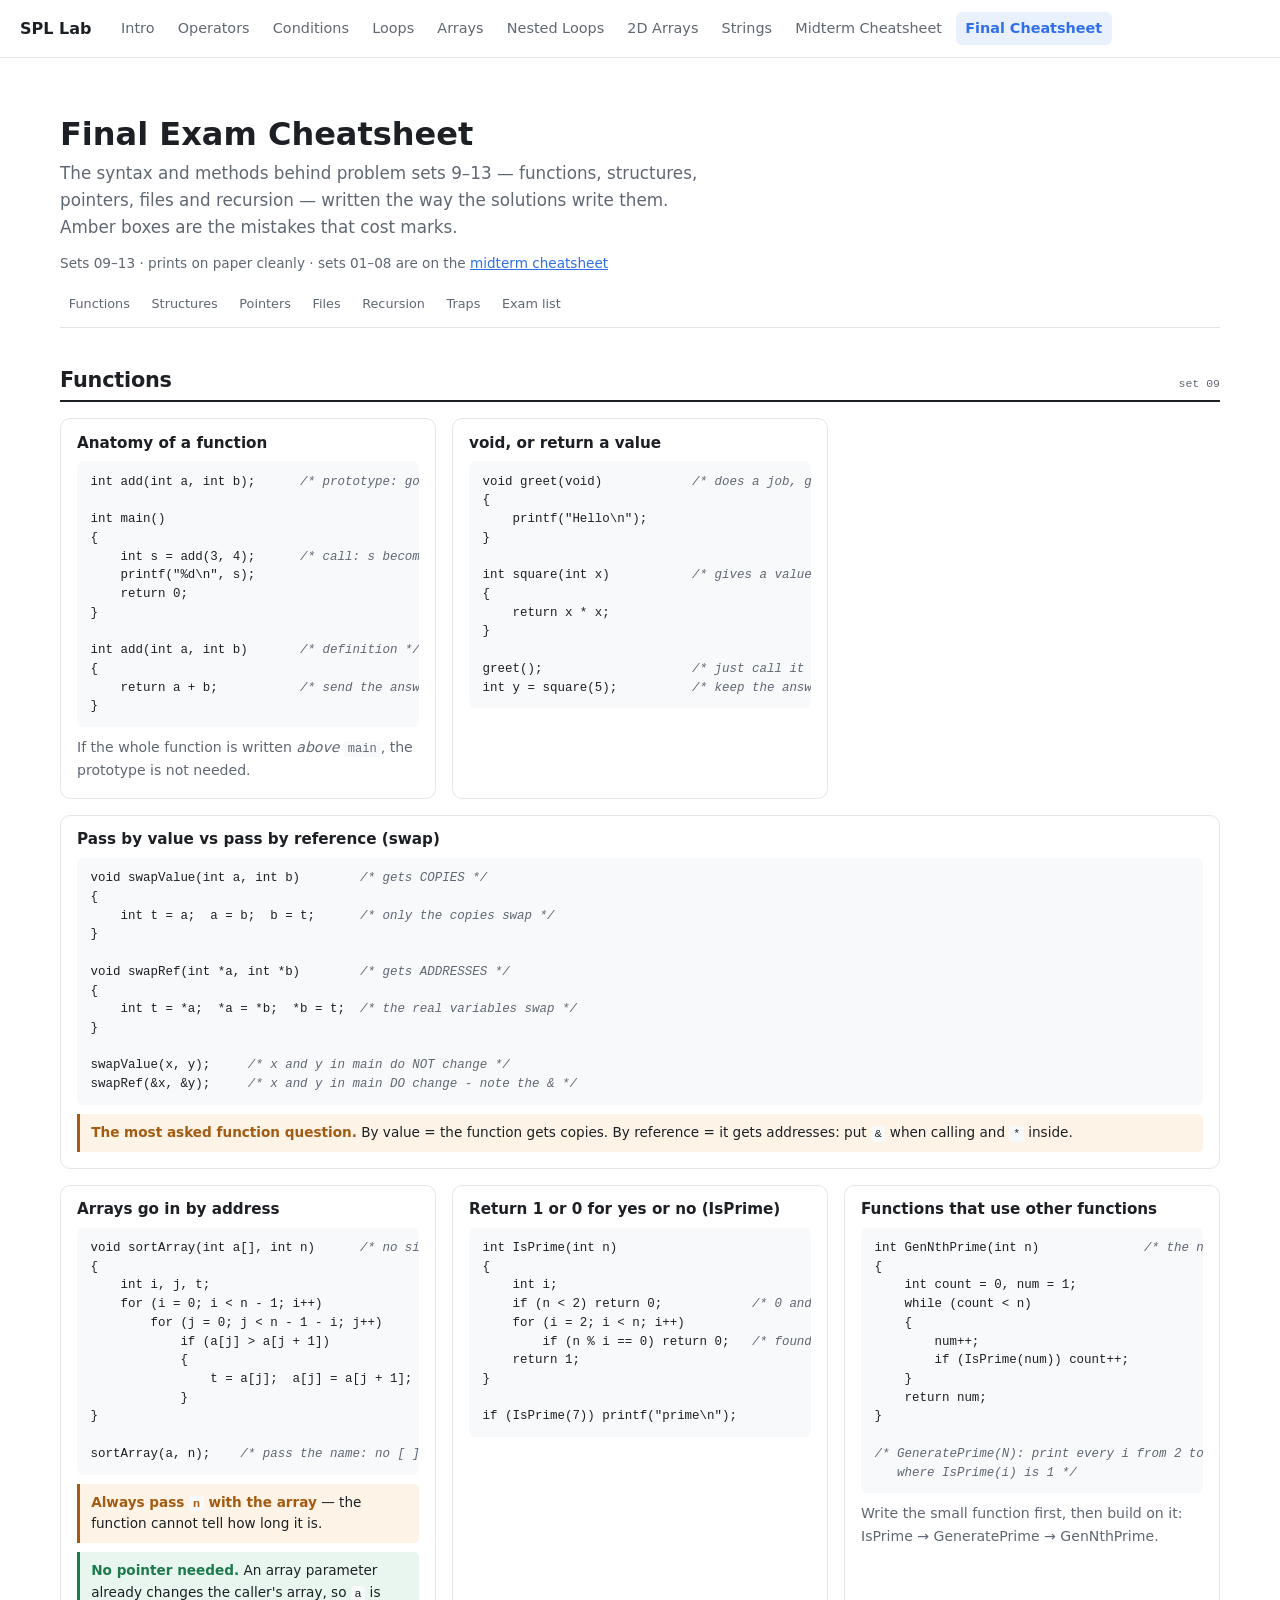
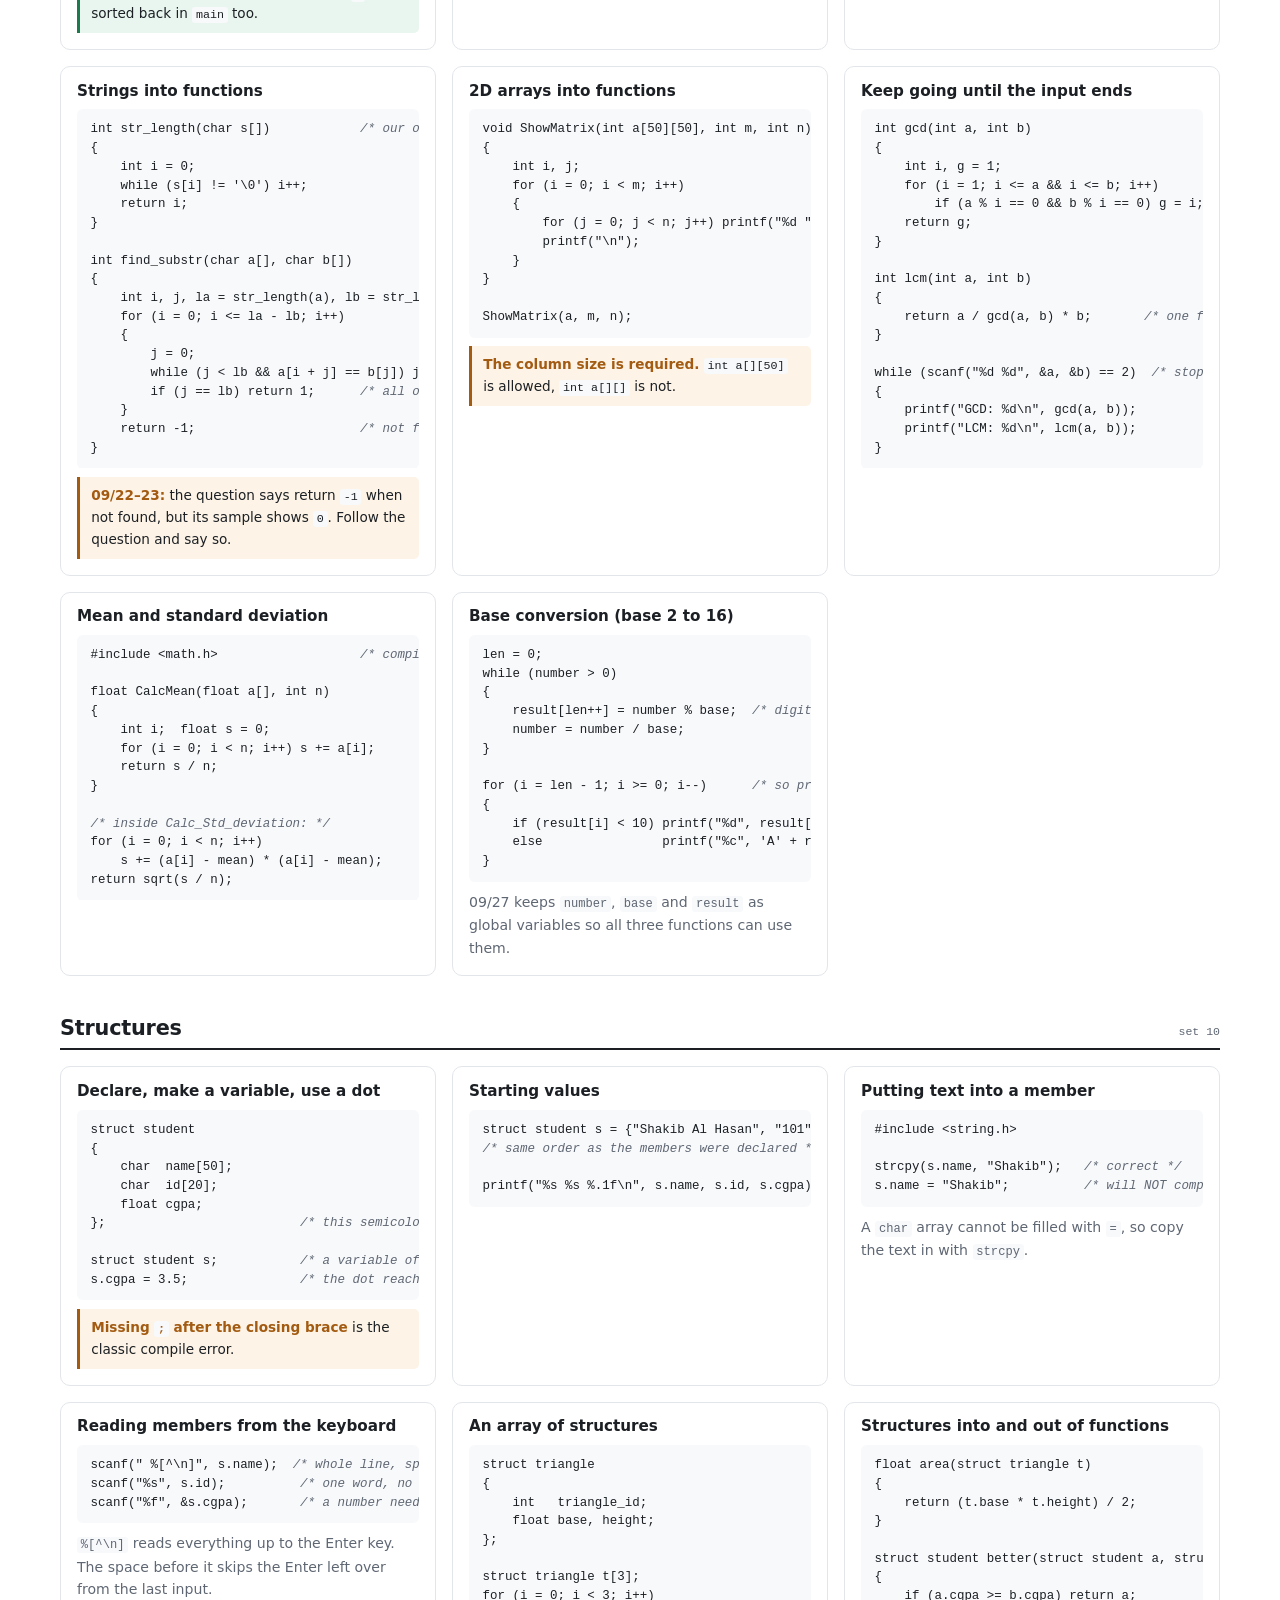
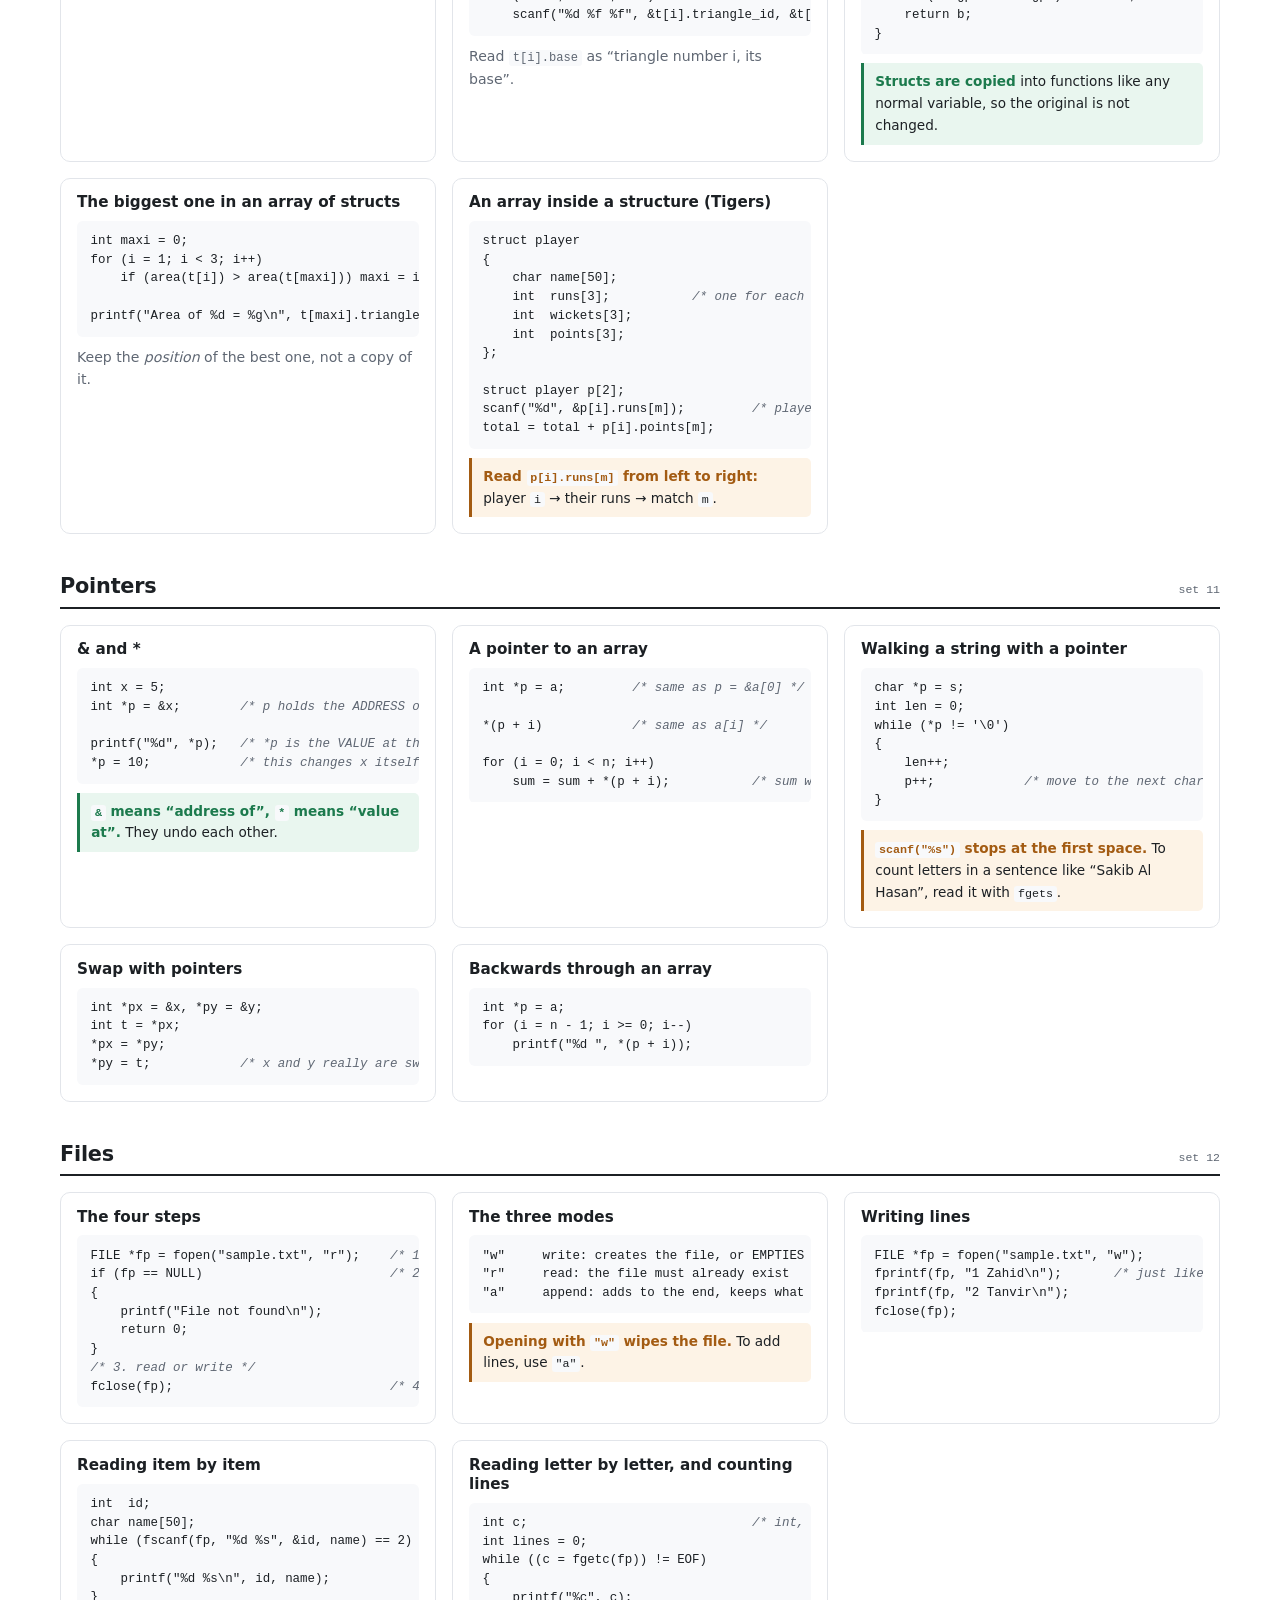
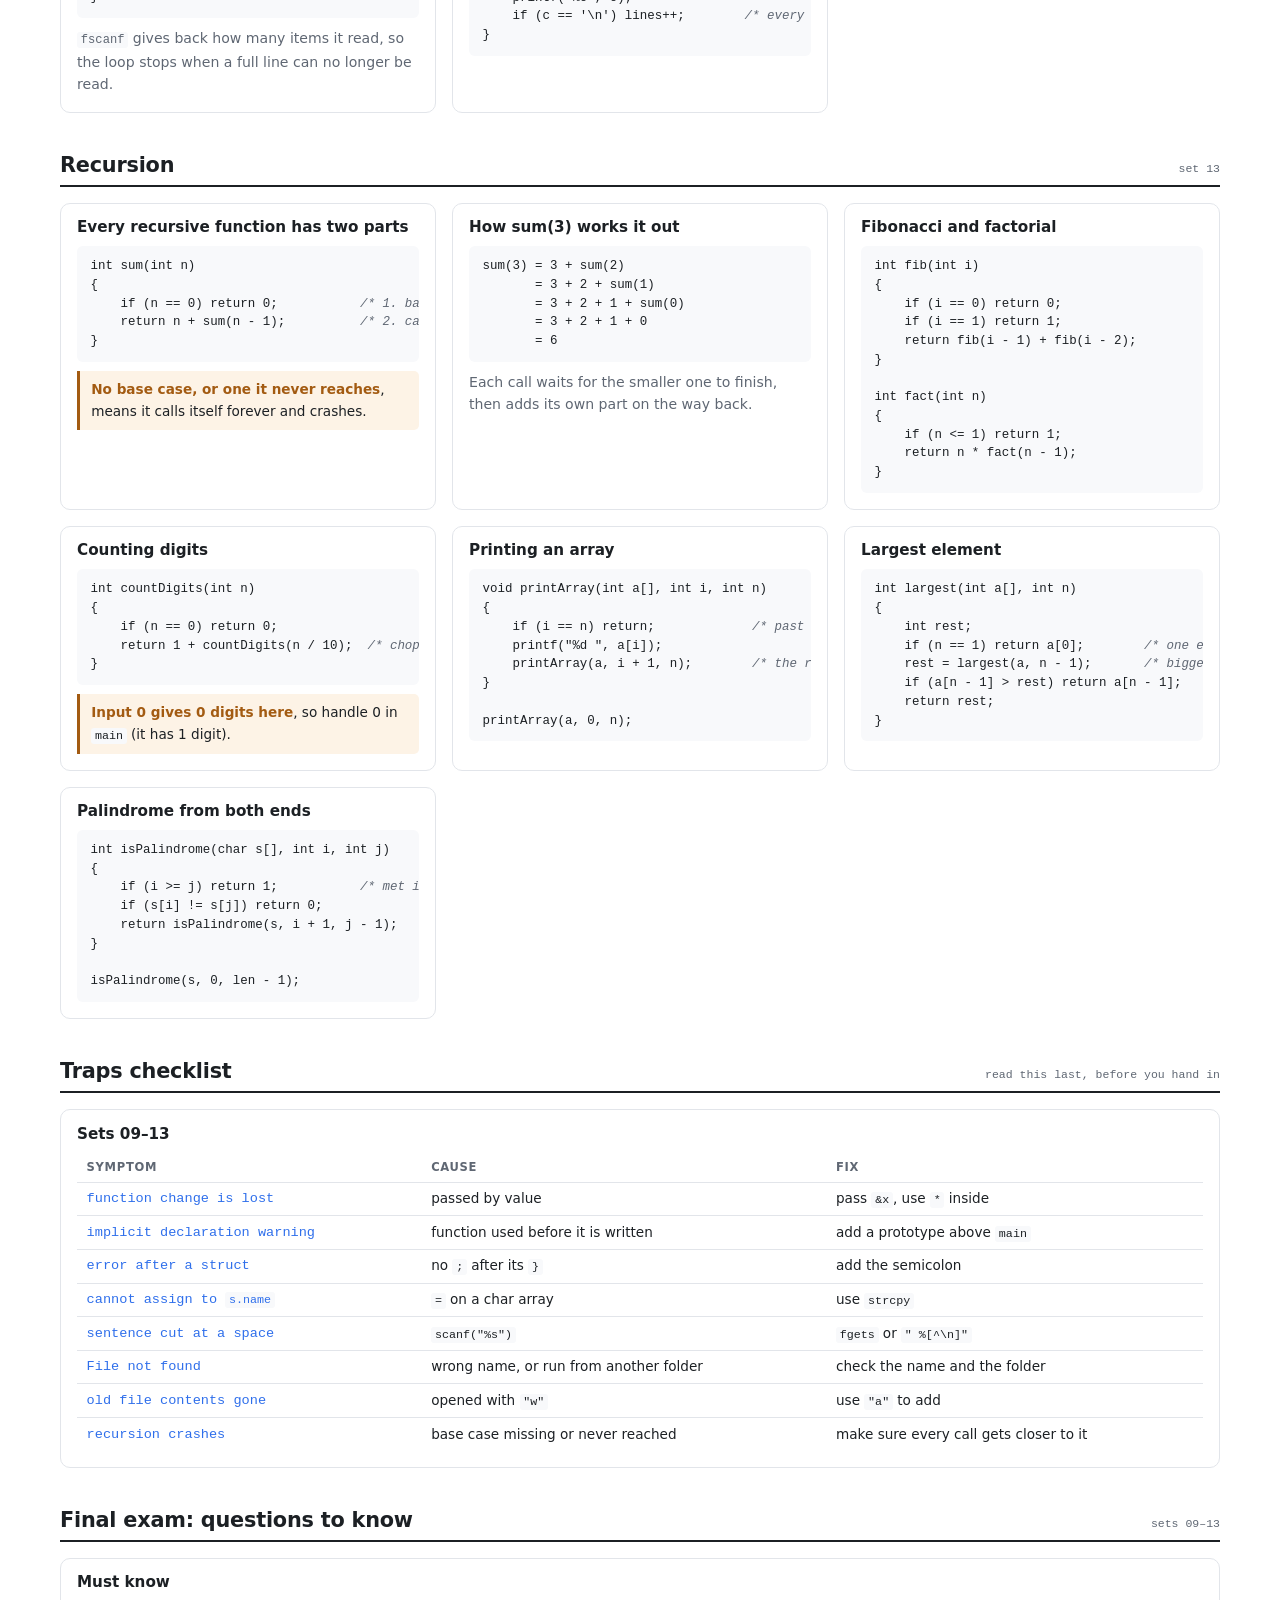
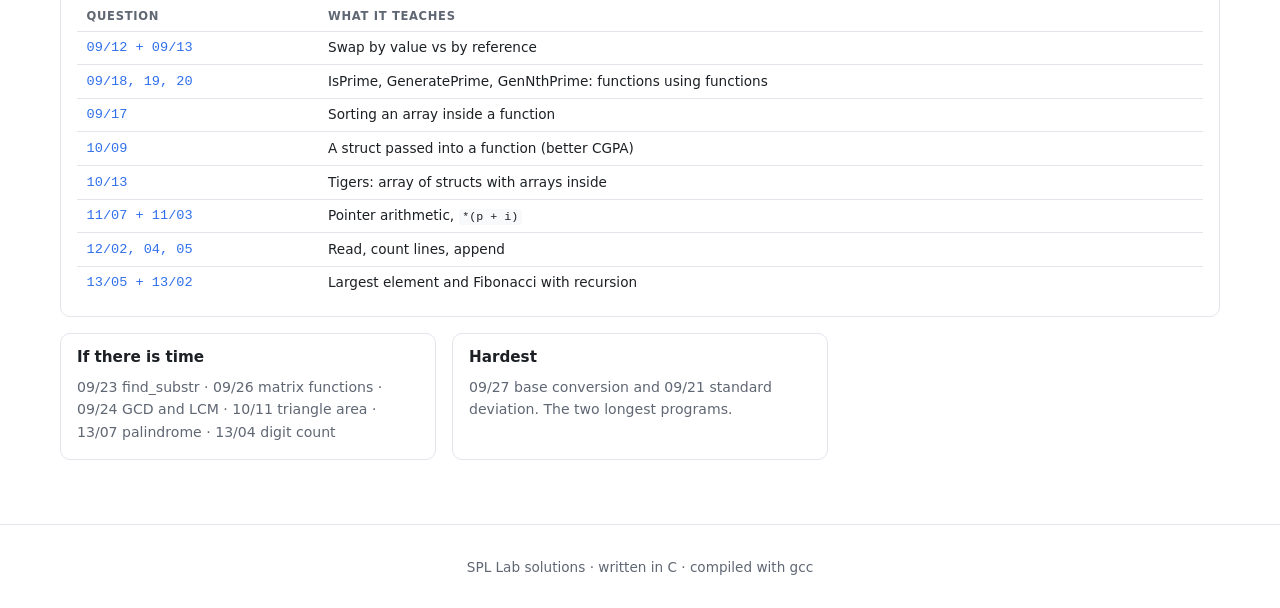
<file: docs/final-cheatsheet.html>
<!DOCTYPE html>
<html lang="en">
<head>
  <meta charset="utf-8">
  <meta name="viewport" content="width=device-width, initial-scale=1">
  <title>Final Exam Cheatsheet - SPL Lab Solutions</title>
  <meta name="description" content="C syntax and methods for SPL lab topics 9-13, on one page.">
  <link rel="stylesheet" href="style.css">
  <link rel="stylesheet" href="cheatsheet.css">
</head>
<body>

  <header class="site-header">
    <a class="logo" href="index.html">SPL&nbsp;Lab</a>
    <nav class="site-nav">
      <a href="01-intro.html">Intro</a>
      <a href="02-operators.html">Operators</a>
      <a href="03-conditions.html">Conditions</a>
      <a href="04-loop.html">Loops</a>
      <a href="05-array.html">Arrays</a>
      <a href="06-nested-loop.html">Nested Loops</a>
      <a href="07-2d-array.html">2D Arrays</a>
      <a href="08-strings.html">Strings</a>
      <a href="cheatsheet.html">Midterm Cheatsheet</a>
      <a href="final-cheatsheet.html" aria-current="page">Final Cheatsheet</a>
    </nav>
  </header>

  <main>
<!--
  The final exam cheatsheet content (problem sets 09-13).

  This file is hand written, not generated. build.py wraps it in the same
  header/footer as every other page and writes final-cheatsheet.html.
  It shares cheatsheet.css with the midterm cheatsheet.
-->

    <section class="category-intro">
      <h1>Final Exam Cheatsheet</h1>
      <p class="lede">
        The syntax and methods behind problem sets 9&ndash;13 &mdash; functions,
        structures, pointers, files and recursion &mdash; written the way the
        solutions write them. Amber boxes are the mistakes that cost marks.
      </p>
      <p class="stats">Sets 09&ndash;13 &middot; prints on paper cleanly &middot;
        sets 01&ndash;08 are on the <a href="cheatsheet.html">midterm cheatsheet</a></p>
    </section>

    <nav class="cs-jump" aria-label="Cheatsheet sections">
      <a href="#functions">Functions</a>
      <a href="#structures">Structures</a>
      <a href="#pointers">Pointers</a>
      <a href="#files">Files</a>
      <a href="#recursion">Recursion</a>
      <a href="#traps">Traps</a>
      <a href="#exam">Exam list</a>
    </nav>

<!-- ============================================================ -->
    <section class="cs-section" id="functions">
      <div class="cs-head">
        <h2>Functions</h2>
        <span class="cs-tag">set 09</span>
      </div>
      <div class="cs-grid">
        <div class="cs-card">
          <h3>Anatomy of a function</h3>
<pre class="cs-code">int add(int a, int b);      <span class="cs-cmt">/* prototype: goes above main */</span>

int main()
{
    int s = add(3, 4);      <span class="cs-cmt">/* call: s becomes 7 */</span>
    printf("%d\n", s);
    return 0;
}

int add(int a, int b)       <span class="cs-cmt">/* definition */</span>
{
    return a + b;           <span class="cs-cmt">/* send the answer back */</span>
}</pre>
          <p>If the whole function is written <em>above</em> <code>main</code>, the prototype is not needed.</p>
        </div>
        <div class="cs-card">
          <h3>void, or return a value</h3>
<pre class="cs-code">void greet(void)            <span class="cs-cmt">/* does a job, gives nothing back */</span>
{
    printf("Hello\n");
}

int square(int x)           <span class="cs-cmt">/* gives a value back */</span>
{
    return x * x;
}

greet();                    <span class="cs-cmt">/* just call it */</span>
int y = square(5);          <span class="cs-cmt">/* keep the answer: 25 */</span></pre>
        </div>
        <div class="cs-card cs-wide">
          <h3>Pass by value vs pass by reference (swap)</h3>
<pre class="cs-code">void swapValue(int a, int b)        <span class="cs-cmt">/* gets COPIES */</span>
{
    int t = a;  a = b;  b = t;      <span class="cs-cmt">/* only the copies swap */</span>
}

void swapRef(int *a, int *b)        <span class="cs-cmt">/* gets ADDRESSES */</span>
{
    int t = *a;  *a = *b;  *b = t;  <span class="cs-cmt">/* the real variables swap */</span>
}

swapValue(x, y);     <span class="cs-cmt">/* x and y in main do NOT change */</span>
swapRef(&amp;x, &amp;y);     <span class="cs-cmt">/* x and y in main DO change - note the &amp; */</span></pre>
          <div class="cs-note"><b>The most asked function question.</b> By value = the function gets copies. By reference = it gets addresses: put <code>&amp;</code> when calling and <code>*</code> inside.</div>
        </div>
        <div class="cs-card">
          <h3>Arrays go in by address</h3>
<pre class="cs-code">void sortArray(int a[], int n)      <span class="cs-cmt">/* no size inside [ ] */</span>
{
    int i, j, t;
    for (i = 0; i &lt; n - 1; i++)
        for (j = 0; j &lt; n - 1 - i; j++)
            if (a[j] &gt; a[j + 1])
            {
                t = a[j];  a[j] = a[j + 1];  a[j + 1] = t;
            }
}

sortArray(a, n);    <span class="cs-cmt">/* pass the name: no [ ] and no &amp; */</span></pre>
          <div class="cs-note"><b>Always pass <code>n</code> with the array</b> &mdash; the function cannot tell how long it is.</div>
          <div class="cs-note cs-good"><b>No pointer needed.</b> An array parameter already changes the caller's array, so <code>a</code> is sorted back in <code>main</code> too.</div>
        </div>
        <div class="cs-card">
          <h3>Return 1 or 0 for yes or no (IsPrime)</h3>
<pre class="cs-code">int IsPrime(int n)
{
    int i;
    if (n &lt; 2) return 0;            <span class="cs-cmt">/* 0 and 1 are not prime */</span>
    for (i = 2; i &lt; n; i++)
        if (n % i == 0) return 0;   <span class="cs-cmt">/* found a divisor: stop */</span>
    return 1;
}

if (IsPrime(7)) printf("prime\n");</pre>
        </div>
        <div class="cs-card">
          <h3>Functions that use other functions</h3>
<pre class="cs-code">int GenNthPrime(int n)              <span class="cs-cmt">/* the nth prime */</span>
{
    int count = 0, num = 1;
    while (count &lt; n)
    {
        num++;
        if (IsPrime(num)) count++;
    }
    return num;
}

<span class="cs-cmt">/* GeneratePrime(N): print every i from 2 to N-1
   where IsPrime(i) is 1 */</span></pre>
          <p>Write the small function first, then build on it: IsPrime &rarr; GeneratePrime &rarr; GenNthPrime.</p>
        </div>
        <div class="cs-card">
          <h3>Strings into functions</h3>
<pre class="cs-code">int str_length(char s[])            <span class="cs-cmt">/* our own strlen */</span>
{
    int i = 0;
    while (s[i] != '\0') i++;
    return i;
}

int find_substr(char a[], char b[])
{
    int i, j, la = str_length(a), lb = str_length(b);
    for (i = 0; i &lt;= la - lb; i++)
    {
        j = 0;
        while (j &lt; lb &amp;&amp; a[i + j] == b[j]) j++;
        if (j == lb) return 1;      <span class="cs-cmt">/* all of b matched */</span>
    }
    return -1;                      <span class="cs-cmt">/* not found */</span>
}</pre>
          <div class="cs-note"><b>09/22&ndash;23:</b> the question says return <code>-1</code> when not found, but its sample shows <code>0</code>. Follow the question and say so.</div>
        </div>
        <div class="cs-card">
          <h3>2D arrays into functions</h3>
<pre class="cs-code">void ShowMatrix(int a[50][50], int m, int n)
{
    int i, j;
    for (i = 0; i &lt; m; i++)
    {
        for (j = 0; j &lt; n; j++) printf("%d ", a[i][j]);
        printf("\n");
    }
}

ShowMatrix(a, m, n);</pre>
          <div class="cs-note"><b>The column size is required.</b> <code>int a[][50]</code> is allowed, <code>int a[][]</code> is not.</div>
        </div>
        <div class="cs-card">
          <h3>Keep going until the input ends</h3>
<pre class="cs-code">int gcd(int a, int b)
{
    int i, g = 1;
    for (i = 1; i &lt;= a &amp;&amp; i &lt;= b; i++)
        if (a % i == 0 &amp;&amp; b % i == 0) g = i;
    return g;
}

int lcm(int a, int b)
{
    return a / gcd(a, b) * b;       <span class="cs-cmt">/* one function calls another */</span>
}

while (scanf("%d %d", &amp;a, &amp;b) == 2)  <span class="cs-cmt">/* stops at end of input */</span>
{
    printf("GCD: %d\n", gcd(a, b));
    printf("LCM: %d\n", lcm(a, b));
}</pre>
        </div>
        <div class="cs-card">
          <h3>Mean and standard deviation</h3>
<pre class="cs-code">#include &lt;math.h&gt;                   <span class="cs-cmt">/* compile with -lm */</span>

float CalcMean(float a[], int n)
{
    int i;  float s = 0;
    for (i = 0; i &lt; n; i++) s += a[i];
    return s / n;
}

<span class="cs-cmt">/* inside Calc_Std_deviation: */</span>
for (i = 0; i &lt; n; i++)
    s += (a[i] - mean) * (a[i] - mean);
return sqrt(s / n);</pre>
        </div>
        <div class="cs-card">
          <h3>Base conversion (base 2 to 16)</h3>
<pre class="cs-code">len = 0;
while (number &gt; 0)
{
    result[len++] = number % base;  <span class="cs-cmt">/* digits come out backwards */</span>
    number = number / base;
}

for (i = len - 1; i &gt;= 0; i--)      <span class="cs-cmt">/* so print them in reverse */</span>
{
    if (result[i] &lt; 10) printf("%d", result[i]);
    else                printf("%c", 'A' + result[i] - 10);   <span class="cs-cmt">/* 10 is A */</span>
}</pre>
          <p>09/27 keeps <code>number</code>, <code>base</code> and <code>result</code> as global variables so all three functions can use them.</p>
        </div>
      </div>
    </section>

<!-- ============================================================ -->
    <section class="cs-section" id="structures">
      <div class="cs-head">
        <h2>Structures</h2>
        <span class="cs-tag">set 10</span>
      </div>
      <div class="cs-grid">
        <div class="cs-card">
          <h3>Declare, make a variable, use a dot</h3>
<pre class="cs-code">struct student
{
    char  name[50];
    char  id[20];
    float cgpa;
};                          <span class="cs-cmt">/* this semicolon is required */</span>

struct student s;           <span class="cs-cmt">/* a variable of that type */</span>
s.cgpa = 3.5;               <span class="cs-cmt">/* the dot reaches a member */</span></pre>
          <div class="cs-note"><b>Missing <code>;</code> after the closing brace</b> is the classic compile error.</div>
        </div>
        <div class="cs-card">
          <h3>Starting values</h3>
<pre class="cs-code">struct student s = {"Shakib Al Hasan", "101", 3.5};
<span class="cs-cmt">/* same order as the members were declared */</span>

printf("%s %s %.1f\n", s.name, s.id, s.cgpa);</pre>
        </div>
        <div class="cs-card">
          <h3>Putting text into a member</h3>
<pre class="cs-code">#include &lt;string.h&gt;

strcpy(s.name, "Shakib");   <span class="cs-cmt">/* correct */</span>
s.name = "Shakib";          <span class="cs-cmt">/* will NOT compile */</span></pre>
          <p>A <code>char</code> array cannot be filled with <code>=</code>, so copy the text in with <code>strcpy</code>.</p>
        </div>
        <div class="cs-card">
          <h3>Reading members from the keyboard</h3>
<pre class="cs-code">scanf(" %[^\n]", s.name);  <span class="cs-cmt">/* whole line, spaces allowed, no &amp; */</span>
scanf("%s", s.id);          <span class="cs-cmt">/* one word, no &amp; (it is an array) */</span>
scanf("%f", &amp;s.cgpa);       <span class="cs-cmt">/* a number needs &amp; */</span></pre>
          <p><code>%[^\n]</code> reads everything up to the Enter key. The space before it skips the Enter left over from the last input.</p>
        </div>
        <div class="cs-card">
          <h3>An array of structures</h3>
<pre class="cs-code">struct triangle
{
    int   triangle_id;
    float base, height;
};

struct triangle t[3];
for (i = 0; i &lt; 3; i++)
    scanf("%d %f %f", &amp;t[i].triangle_id, &amp;t[i].base, &amp;t[i].height);</pre>
          <p>Read <code>t[i].base</code> as &ldquo;triangle number i, its base&rdquo;.</p>
        </div>
        <div class="cs-card">
          <h3>Structures into and out of functions</h3>
<pre class="cs-code">float area(struct triangle t)                       <span class="cs-cmt">/* struct in */</span>
{
    return (t.base * t.height) / 2;
}

struct student better(struct student a, struct student b)
{                                                   <span class="cs-cmt">/* struct out */</span>
    if (a.cgpa &gt;= b.cgpa) return a;
    return b;
}</pre>
          <div class="cs-note cs-good"><b>Structs are copied</b> into functions like any normal variable, so the original is not changed.</div>
        </div>
        <div class="cs-card">
          <h3>The biggest one in an array of structs</h3>
<pre class="cs-code">int maxi = 0;
for (i = 1; i &lt; 3; i++)
    if (area(t[i]) &gt; area(t[maxi])) maxi = i;

printf("Area of %d = %g\n", t[maxi].triangle_id, area(t[maxi]));</pre>
          <p>Keep the <em>position</em> of the best one, not a copy of it.</p>
        </div>
        <div class="cs-card">
          <h3>An array inside a structure (Tigers)</h3>
<pre class="cs-code">struct player
{
    char name[50];
    int  runs[3];           <span class="cs-cmt">/* one for each match */</span>
    int  wickets[3];
    int  points[3];
};

struct player p[2];
scanf("%d", &amp;p[i].runs[m]);         <span class="cs-cmt">/* player i, match m */</span>
total = total + p[i].points[m];</pre>
          <div class="cs-note"><b>Read <code>p[i].runs[m]</code> from left to right:</b> player <code>i</code> &rarr; their runs &rarr; match <code>m</code>.</div>
        </div>
      </div>
    </section>

<!-- ============================================================ -->
    <section class="cs-section" id="pointers">
      <div class="cs-head">
        <h2>Pointers</h2>
        <span class="cs-tag">set 11</span>
      </div>
      <div class="cs-grid">
        <div class="cs-card">
          <h3>& and *</h3>
<pre class="cs-code">int x = 5;
int *p = &amp;x;        <span class="cs-cmt">/* p holds the ADDRESS of x */</span>

printf("%d", *p);   <span class="cs-cmt">/* *p is the VALUE at that address: 5 */</span>
*p = 10;            <span class="cs-cmt">/* this changes x itself to 10 */</span></pre>
          <div class="cs-note cs-good"><b><code>&amp;</code> means &ldquo;address of&rdquo;, <code>*</code> means &ldquo;value at&rdquo;.</b> They undo each other.</div>
        </div>
        <div class="cs-card">
          <h3>A pointer to an array</h3>
<pre class="cs-code">int *p = a;         <span class="cs-cmt">/* same as p = &amp;a[0] */</span>

*(p + i)            <span class="cs-cmt">/* same as a[i] */</span>

for (i = 0; i &lt; n; i++)
    sum = sum + *(p + i);           <span class="cs-cmt">/* sum without using a[i] */</span></pre>
        </div>
        <div class="cs-card">
          <h3>Walking a string with a pointer</h3>
<pre class="cs-code">char *p = s;
int len = 0;
while (*p != '\0')
{
    len++;
    p++;            <span class="cs-cmt">/* move to the next character */</span>
}</pre>
          <div class="cs-note"><b><code>scanf("%s")</code> stops at the first space.</b> To count letters in a sentence like &ldquo;Sakib Al Hasan&rdquo;, read it with <code>fgets</code>.</div>
        </div>
        <div class="cs-card">
          <h3>Swap with pointers</h3>
<pre class="cs-code">int *px = &amp;x, *py = &amp;y;
int t = *px;
*px = *py;
*py = t;            <span class="cs-cmt">/* x and y really are swapped */</span></pre>
        </div>
        <div class="cs-card">
          <h3>Backwards through an array</h3>
<pre class="cs-code">int *p = a;
for (i = n - 1; i &gt;= 0; i--)
    printf("%d ", *(p + i));</pre>
        </div>
      </div>
    </section>

<!-- ============================================================ -->
    <section class="cs-section" id="files">
      <div class="cs-head">
        <h2>Files</h2>
        <span class="cs-tag">set 12</span>
      </div>
      <div class="cs-grid">
        <div class="cs-card">
          <h3>The four steps</h3>
<pre class="cs-code">FILE *fp = fopen("sample.txt", "r");    <span class="cs-cmt">/* 1. open */</span>
if (fp == NULL)                         <span class="cs-cmt">/* 2. check it opened */</span>
{
    printf("File not found\n");
    return 0;
}
<span class="cs-cmt">/* 3. read or write */</span>
fclose(fp);                             <span class="cs-cmt">/* 4. close */</span></pre>
        </div>
        <div class="cs-card">
          <h3>The three modes</h3>
<pre class="cs-code">"w"     write: creates the file, or EMPTIES it if it exists
"r"     read: the file must already exist
"a"     append: adds to the end, keeps what is there</pre>
          <div class="cs-note"><b>Opening with <code>"w"</code> wipes the file.</b> To add lines, use <code>"a"</code>.</div>
        </div>
        <div class="cs-card">
          <h3>Writing lines</h3>
<pre class="cs-code">FILE *fp = fopen("sample.txt", "w");
fprintf(fp, "1 Zahid\n");       <span class="cs-cmt">/* just like printf, plus fp */</span>
fprintf(fp, "2 Tanvir\n");
fclose(fp);</pre>
        </div>
        <div class="cs-card">
          <h3>Reading item by item</h3>
<pre class="cs-code">int  id;
char name[50];
while (fscanf(fp, "%d %s", &amp;id, name) == 2)
{
    printf("%d %s\n", id, name);
}</pre>
          <p><code>fscanf</code> gives back how many items it read, so the loop stops when a full line can no longer be read.</p>
        </div>
        <div class="cs-card">
          <h3>Reading letter by letter, and counting lines</h3>
<pre class="cs-code">int c;                              <span class="cs-cmt">/* int, not char, to hold EOF */</span>
int lines = 0;
while ((c = fgetc(fp)) != EOF)
{
    printf("%c", c);
    if (c == '\n') lines++;        <span class="cs-cmt">/* every line ends in \n */</span>
}</pre>
        </div>
      </div>
    </section>

<!-- ============================================================ -->
    <section class="cs-section" id="recursion">
      <div class="cs-head">
        <h2>Recursion</h2>
        <span class="cs-tag">set 13</span>
      </div>
      <div class="cs-grid">
        <div class="cs-card">
          <h3>Every recursive function has two parts</h3>
<pre class="cs-code">int sum(int n)
{
    if (n == 0) return 0;           <span class="cs-cmt">/* 1. base case: stop here */</span>
    return n + sum(n - 1);          <span class="cs-cmt">/* 2. call itself, smaller */</span>
}</pre>
          <div class="cs-note"><b>No base case, or one it never reaches</b>, means it calls itself forever and crashes.</div>
        </div>
        <div class="cs-card">
          <h3>How sum(3) works it out</h3>
<pre class="cs-code">sum(3) = 3 + sum(2)
       = 3 + 2 + sum(1)
       = 3 + 2 + 1 + sum(0)
       = 3 + 2 + 1 + 0
       = 6</pre>
          <p>Each call waits for the smaller one to finish, then adds its own part on the way back.</p>
        </div>
        <div class="cs-card">
          <h3>Fibonacci and factorial</h3>
<pre class="cs-code">int fib(int i)
{
    if (i == 0) return 0;
    if (i == 1) return 1;
    return fib(i - 1) + fib(i - 2);
}

int fact(int n)
{
    if (n &lt;= 1) return 1;
    return n * fact(n - 1);
}</pre>
        </div>
        <div class="cs-card">
          <h3>Counting digits</h3>
<pre class="cs-code">int countDigits(int n)
{
    if (n == 0) return 0;
    return 1 + countDigits(n / 10);  <span class="cs-cmt">/* chop one digit off */</span>
}</pre>
          <div class="cs-note"><b>Input 0 gives 0 digits here</b>, so handle 0 in <code>main</code> (it has 1 digit).</div>
        </div>
        <div class="cs-card">
          <h3>Printing an array</h3>
<pre class="cs-code">void printArray(int a[], int i, int n)
{
    if (i == n) return;             <span class="cs-cmt">/* past the end: stop */</span>
    printf("%d ", a[i]);
    printArray(a, i + 1, n);        <span class="cs-cmt">/* the rest of the array */</span>
}

printArray(a, 0, n);</pre>
        </div>
        <div class="cs-card">
          <h3>Largest element</h3>
<pre class="cs-code">int largest(int a[], int n)
{
    int rest;
    if (n == 1) return a[0];        <span class="cs-cmt">/* one element left */</span>
    rest = largest(a, n - 1);       <span class="cs-cmt">/* biggest of the first n-1 */</span>
    if (a[n - 1] &gt; rest) return a[n - 1];
    return rest;
}</pre>
        </div>
        <div class="cs-card">
          <h3>Palindrome from both ends</h3>
<pre class="cs-code">int isPalindrome(char s[], int i, int j)
{
    if (i &gt;= j) return 1;           <span class="cs-cmt">/* met in the middle */</span>
    if (s[i] != s[j]) return 0;
    return isPalindrome(s, i + 1, j - 1);
}

isPalindrome(s, 0, len - 1);</pre>
        </div>
      </div>
    </section>

<!-- ============================================================ -->
    <section class="cs-section" id="traps">
      <div class="cs-head">
        <h2>Traps checklist</h2>
        <span class="cs-tag">read this last, before you hand in</span>
      </div>
      <div class="cs-grid">
        <div class="cs-card cs-wide">
          <h3>Sets 09&ndash;13</h3>
          <div class="cs-tablewrap">
            <table class="cs-table">
              <thead><tr><th>Symptom</th><th>Cause</th><th>Fix</th></tr></thead>
              <tbody>
                <tr><td>function change is lost</td><td>passed by value</td><td>pass <code>&amp;x</code>, use <code>*</code> inside</td></tr>
                <tr><td>implicit declaration warning</td><td>function used before it is written</td><td>add a prototype above <code>main</code></td></tr>
                <tr><td>error after a struct</td><td>no <code>;</code> after its <code>}</code></td><td>add the semicolon</td></tr>
                <tr><td>cannot assign to <code>s.name</code></td><td><code>=</code> on a char array</td><td>use <code>strcpy</code></td></tr>
                <tr><td>sentence cut at a space</td><td><code>scanf("%s")</code></td><td><code>fgets</code> or <code>" %[^\n]"</code></td></tr>
                <tr><td>File not found</td><td>wrong name, or run from another folder</td><td>check the name and the folder</td></tr>
                <tr><td>old file contents gone</td><td>opened with <code>"w"</code></td><td>use <code>"a"</code> to add</td></tr>
                <tr><td>recursion crashes</td><td>base case missing or never reached</td><td>make sure every call gets closer to it</td></tr>
              </tbody>
            </table>
          </div>
        </div>
      </div>
    </section>

<!-- ============================================================ -->
    <section class="cs-section" id="exam">
      <div class="cs-head">
        <h2>Final exam: questions to know</h2>
        <span class="cs-tag">sets 09&ndash;13</span>
      </div>
      <div class="cs-grid">
        <div class="cs-card cs-wide">
          <h3>Must know</h3>
          <div class="cs-tablewrap">
            <table class="cs-table">
              <thead><tr><th>Question</th><th>What it teaches</th></tr></thead>
              <tbody>
                <tr><td>09/12 + 09/13</td><td>Swap by value vs by reference</td></tr>
                <tr><td>09/18, 19, 20</td><td>IsPrime, GeneratePrime, GenNthPrime: functions using functions</td></tr>
                <tr><td>09/17</td><td>Sorting an array inside a function</td></tr>
                <tr><td>10/09</td><td>A struct passed into a function (better CGPA)</td></tr>
                <tr><td>10/13</td><td>Tigers: array of structs with arrays inside</td></tr>
                <tr><td>11/07 + 11/03</td><td>Pointer arithmetic, <code>*(p + i)</code></td></tr>
                <tr><td>12/02, 04, 05</td><td>Read, count lines, append</td></tr>
                <tr><td>13/05 + 13/02</td><td>Largest element and Fibonacci with recursion</td></tr>
              </tbody>
            </table>
          </div>
        </div>
        <div class="cs-card">
          <h3>If there is time</h3>
          <p>09/23 find_substr &middot; 09/26 matrix functions &middot; 09/24 GCD and LCM &middot;
             10/11 triangle area &middot; 13/07 palindrome &middot; 13/04 digit count</p>
        </div>
        <div class="cs-card">
          <h3>Hardest</h3>
          <p>09/27 base conversion and 09/21 standard deviation. The two longest programs.</p>
        </div>
      </div>
    </section>

  </main>

  <footer class="site-footer">
    <p>SPL Lab solutions &middot; written in C &middot; compiled with gcc</p>
  </footer>

  <script src="app.js"></script>
</body>
</html>
</file>
<file: docs/style.css>
/* ==========================================================================
   SPL Lab Solutions - stylesheet

   Contents:
     1. Colours and basic setup
     2. Header and navigation
     3. Homepage
     4. Category pages
     5. Problem cards
     6. Code blocks and syntax colours
     7. Footer
     8. Small screens
   ========================================================================== */


/* 1. Colours and basic setup
   -------------------------------------------------------------------------- */

:root {
  --bg:          #ffffff;
  --bg-soft:     #f6f7f9;
  --bg-code:     #f8f9fb;
  --text:        #1c2024;
  --text-muted:  #5f6773;
  --border:      #e2e5ea;
  --accent:      #2f6feb;
  --accent-soft: #eaf1fe;

  /* syntax colours */
  --c-comment:  #6d7c8a;
  --c-string:   #106b3f;
  --c-keyword:  #a626a4;
  --c-number:   #b25000;
  --c-preproc:  #2f6feb;

  --radius: 10px;
  --font-sans: system-ui, -apple-system, "Segoe UI", Roboto, sans-serif;
  --font-mono: "SF Mono", "JetBrains Mono", Menlo, Consolas, monospace;
}

/* The same page in dark mode, following the reader's system setting. */
@media (prefers-color-scheme: dark) {
  :root {
    --bg:          #14171a;
    --bg-soft:     #1b1f23;
    --bg-code:     #1a1e22;
    --text:        #e6e9ed;
    --text-muted:  #9aa4b0;
    --border:      #2b3239;
    --accent:      #6aa2ff;
    --accent-soft: #1e2a3d;

    --c-comment:  #7d8b99;
    --c-string:   #7ec699;
    --c-keyword:  #d88ad8;
    --c-number:   #f0a26a;
    --c-preproc:  #6aa2ff;
  }
}

* { box-sizing: border-box; }

body {
  margin: 0;
  background: var(--bg);
  color: var(--text);
  font-family: var(--font-sans);
  font-size: 16px;
  line-height: 1.6;
  -webkit-text-size-adjust: 100%;
}

main {
  max-width: 900px;
  margin: 0 auto;
  padding: 2rem 1.25rem 4rem;
}

a { color: var(--accent); }

h1, h2, h3 { line-height: 1.25; }


/* 2. Header and navigation
   -------------------------------------------------------------------------- */

.site-header {
  position: sticky;
  top: 0;
  z-index: 10;
  display: flex;
  align-items: center;
  gap: 1.25rem;
  padding: 0.75rem 1.25rem;
  background: var(--bg);
  border-bottom: 1px solid var(--border);
}

.logo {
  font-weight: 700;
  text-decoration: none;
  color: var(--text);
  white-space: nowrap;
}

.site-nav {
  display: flex;
  gap: 0.25rem;
  overflow-x: auto;          /* the 8 links scroll sideways on a phone */
  scrollbar-width: none;
}
.site-nav::-webkit-scrollbar { display: none; }

.site-nav a {
  padding: 0.3rem 0.6rem;
  border-radius: 6px;
  font-size: 0.9rem;
  text-decoration: none;
  color: var(--text-muted);
  white-space: nowrap;
}

.site-nav a:hover { background: var(--bg-soft); color: var(--text); }

/* The page you are currently on. */
.site-nav a[aria-current="page"] {
  background: var(--accent-soft);
  color: var(--accent);
  font-weight: 600;
}


/* 3. Homepage
   -------------------------------------------------------------------------- */

.hero { padding: 2rem 0 1rem; }
.hero h1 { font-size: 2.25rem; margin: 0 0 0.5rem; }

.lede {
  font-size: 1.05rem;
  color: var(--text-muted);
  margin: 0 0 0.75rem;
  max-width: 60ch;
}

.stats {
  margin: 0;
  font-size: 0.85rem;
  color: var(--text-muted);
}

.category-grid {
  display: grid;
  grid-template-columns: repeat(auto-fill, minmax(240px, 1fr));
  gap: 1rem;
  margin-top: 2rem;
}

.category-card {
  display: block;
  position: relative;
  padding: 1.25rem;
  border: 1px solid var(--border);
  border-radius: var(--radius);
  background: var(--bg);
  text-decoration: none;
  color: inherit;
  transition: border-color 0.15s, transform 0.15s;
}

.category-card:hover {
  border-color: var(--accent);
  transform: translateY(-2px);
}

.category-number {
  font-family: var(--font-mono);
  font-size: 0.8rem;
  color: var(--accent);
}

.category-card h2 { margin: 0.2rem 0 0.4rem; font-size: 1.15rem; }

.category-card p {
  margin: 0 0 0.75rem;
  font-size: 0.9rem;
  color: var(--text-muted);
}

.category-card .count {
  font-size: 0.8rem;
  color: var(--text-muted);
}

/* The two cheatsheets sit below the topic grid, side by side. */
.cheatsheet-cards {
  display: grid;
  grid-template-columns: repeat(auto-fit, minmax(280px, 1fr));
  gap: 1rem;
  margin-top: 1rem;
}

.cheatsheet-card {
  border-color: var(--accent);
  background: var(--accent-soft);
}

.cheatsheet-card p { max-width: 62ch; }


/* 4. Category pages
   -------------------------------------------------------------------------- */

.category-intro { padding: 1.5rem 0 0.5rem; }
.category-intro h1 { font-size: 2rem; margin: 0 0 0.4rem; }

.contents {
  margin: 1.5rem 0 2.5rem;
  padding: 1rem 1.25rem;
  background: var(--bg-soft);
  border-radius: var(--radius);
}

.contents h2 {
  margin: 0 0 0.6rem;
  font-size: 0.8rem;
  text-transform: uppercase;
  letter-spacing: 0.05em;
  color: var(--text-muted);
}

.contents ol {
  margin: 0;
  padding: 0;
  list-style: none;
  columns: 2;
  column-gap: 2rem;
}

.contents li { break-inside: avoid; margin-bottom: 0.2rem; }

.contents a {
  text-decoration: none;
  font-size: 0.9rem;
  color: var(--text);
}
.contents a:hover { color: var(--accent); text-decoration: underline; }

.contents .n {
  display: inline-block;
  min-width: 1.7em;
  font-family: var(--font-mono);
  font-size: 0.8rem;
  color: var(--text-muted);
}


/* 5. Problem cards
   -------------------------------------------------------------------------- */

.problem {
  margin: 0 0 2.5rem;
  padding-top: 1rem;
  border-top: 1px solid var(--border);
  scroll-margin-top: 4rem;   /* clears the sticky header when jumping to #p04 */
}

.problem-header {
  display: flex;
  align-items: baseline;
  flex-wrap: wrap;
  gap: 0.6rem;
}

.problem-header h2 { margin: 0; font-size: 1.2rem; }

.filename {
  margin-left: auto;
  font-family: var(--font-mono);
  font-size: 0.78rem;
  color: var(--text-muted);
}

.difficulty { font-size: 0.8rem; letter-spacing: 0.1em; }
.difficulty-1 { color: #3d9a5c; }
.difficulty-2 { color: #c98a1b; }
.difficulty-3 { color: #cc4b3c; }

.statement { margin: 0.6rem 0 1rem; }
.statement.missing { color: var(--text-muted); font-style: italic; }

/* Sample input / output table */
.samples { overflow-x: auto; margin-bottom: 1rem; }

.samples table {
  width: 100%;
  border-collapse: collapse;
  font-size: 0.85rem;
}

.samples th {
  text-align: left;
  padding: 0.4rem 0.7rem;
  background: var(--bg-soft);
  border: 1px solid var(--border);
  font-weight: 600;
  color: var(--text-muted);
  width: 50%;
}

.samples td {
  padding: 0.4rem 0.7rem;
  border: 1px solid var(--border);
  vertical-align: top;
}

.samples pre {
  margin: 0;
  font-family: var(--font-mono);
  white-space: pre-wrap;     /* long sample lines wrap instead of overflowing */
  word-break: break-word;
}


/* 6. Code blocks and syntax colours
   -------------------------------------------------------------------------- */

.solution {
  border: 1px solid var(--border);
  border-radius: var(--radius);
  overflow: hidden;
}

.solution-bar {
  display: flex;
  align-items: center;
  justify-content: space-between;
  padding: 0.4rem 0.8rem;
  background: var(--bg-soft);
  border-bottom: 1px solid var(--border);
  font-size: 0.78rem;
  color: var(--text-muted);
}

.copy-button {
  padding: 0.25rem 0.6rem;
  border: 1px solid var(--border);
  border-radius: 6px;
  background: var(--bg);
  color: var(--text-muted);
  font: inherit;
  font-size: 0.78rem;
  cursor: pointer;
}

.copy-button:hover { border-color: var(--accent); color: var(--accent); }
.copy-button.copied { color: #3d9a5c; border-color: #3d9a5c; }

pre.code {
  margin: 0;
  padding: 1rem;
  overflow-x: auto;          /* long lines scroll inside the block */
  background: var(--bg-code);
  font-family: var(--font-mono);
  font-size: 0.85rem;
  line-height: 1.55;
  tab-size: 4;
}

/* Colours added by app.js */
.tok-comment { color: var(--c-comment); font-style: italic; }
.tok-string  { color: var(--c-string); }
.tok-keyword { color: var(--c-keyword); }
.tok-number  { color: var(--c-number); }
.tok-preproc { color: var(--c-preproc); }


/* 7. Footer
   -------------------------------------------------------------------------- */

.site-footer {
  padding: 2rem 1.25rem;
  border-top: 1px solid var(--border);
  text-align: center;
  font-size: 0.85rem;
  color: var(--text-muted);
}

.site-footer p { margin: 0; }


/* 8. Small screens
   -------------------------------------------------------------------------- */

@media (max-width: 640px) {
  .site-header { flex-direction: column; align-items: flex-start; gap: 0.5rem; }
  .site-nav { width: 100%; }
  .hero h1 { font-size: 1.75rem; }
  .contents ol { columns: 1; }
  .filename { margin-left: 0; width: 100%; }
  pre.code { font-size: 0.8rem; }
}
</file>
<file: docs/cheatsheet.css>
/* ==========================================================================
   Cheatsheet page only.

   Loaded after style.css, and every class here starts with "cs-" so nothing
   can collide with the rules that style the problem pages.

   Colours come from the variables style.css already defines (--bg, --text,
   --accent and friends) so this page follows the same light/dark theme as the
   rest of the site. The two additions below are semantic, not decorative:
   amber marks a mistake that costs marks, green marks a pattern worth
   memorising.
   ========================================================================== */

:root {
  --cs-trap:    #a35b12;
  --cs-trap-bg: #fdf3e6;
  --cs-ok:      #1c7a4d;
  --cs-ok-bg:   #e9f6ef;
}

@media (prefers-color-scheme: dark) {
  :root {
    --cs-trap:    #e0a760;
    --cs-trap-bg: #2e2417;
    --cs-ok:      #6cc79b;
    --cs-ok-bg:   #16291f;
  }
}


/* This page is a dense reference, not prose, so it gets more width than the
   900px the problem pages use. Loaded after style.css, so this wins. */
main { max-width: 1200px; }


/* Jump bar ---------------------------------------------------------------- */

.cs-jump {
  position: sticky;
  top: 3.4rem;                /* sits below the site header */
  z-index: 5;
  display: flex;
  gap: 0.25rem;
  overflow-x: auto;
  padding: 0.5rem 0;
  margin-bottom: 1.5rem;
  background: var(--bg);
  border-bottom: 1px solid var(--border);
  scrollbar-width: none;            /* same treatment as the main nav */
}

.cs-jump::-webkit-scrollbar { display: none; }

.cs-jump a {
  flex: 0 0 auto;
  padding: 0.25rem 0.55rem;
  border-radius: 5px;
  font-size: 0.8rem;
  font-weight: 500;
  text-decoration: none;
  color: var(--text-muted);
  white-space: nowrap;
}

.cs-jump a:hover,
.cs-jump a:focus-visible { background: var(--accent-soft); color: var(--accent); }


/* Sections ---------------------------------------------------------------- */

.cs-section { margin-top: 2.5rem; scroll-margin-top: 7rem; }

.cs-head {
  display: flex;
  align-items: baseline;
  gap: 0.7rem;
  padding-bottom: 0.4rem;
  margin-bottom: 1rem;
  border-bottom: 2px solid var(--text);
}

.cs-head h2 { margin: 0; font-size: 1.3rem; letter-spacing: -0.01em; }

.cs-head .cs-tag {
  margin-left: auto;
  font-family: var(--font-mono);
  font-size: 0.72rem;
  color: var(--text-muted);
  text-align: right;
}


/* Cards ------------------------------------------------------------------- */

.cs-grid {
  display: grid;
  grid-template-columns: repeat(auto-fit, minmax(320px, 1fr));
  gap: 1rem;
}

.cs-card {
  display: flex;
  flex-direction: column;
  gap: 0.55rem;
  padding: 0.9rem 1rem 1rem;
  background: var(--bg);
  border: 1px solid var(--border);
  border-radius: var(--radius);
}

.cs-card h3 { margin: 0; font-size: 0.95rem; font-weight: 650; }
.cs-card p  { margin: 0; font-size: 0.88rem; color: var(--text-muted); }
.cs-wide    { grid-column: 1 / -1; }


/* Code -------------------------------------------------------------------- */

.cs-code {
  margin: 0;
  padding: 0.7rem 0.85rem;
  background: var(--bg-code);
  border-radius: 6px;
  overflow-x: auto;
  font-family: var(--font-mono);
  font-size: 0.78rem;
  line-height: 1.5;
  tab-size: 4;
}

.cs-cmt { color: var(--text-muted); font-style: italic; }

.cs-card p code,
.cs-note code,
.cs-table code {
  padding: 0.08em 0.32em;
  border-radius: 3px;
  background: var(--bg-code);
  font-family: var(--font-mono);
  font-size: 0.86em;
}


/* Callouts ---------------------------------------------------------------- */

.cs-note {
  padding: 0.5rem 0.7rem;
  border-left: 3px solid var(--cs-trap);
  border-radius: 0 5px 5px 0;
  background: var(--cs-trap-bg);
  color: var(--text);
  font-size: 0.85rem;
}

.cs-note b { color: var(--cs-trap); }

.cs-note.cs-good { border-left-color: var(--cs-ok); background: var(--cs-ok-bg); }
.cs-note.cs-good b { color: var(--cs-ok); }


/* Tables ------------------------------------------------------------------ */

.cs-tablewrap { overflow-x: auto; }

.cs-table { width: 100%; border-collapse: collapse; font-size: 0.85rem; }

.cs-table th {
  padding: 0.34rem 0.6rem;
  border-bottom: 1px solid var(--border);
  text-align: left;
  font-size: 0.72rem;
  text-transform: uppercase;
  letter-spacing: 0.06em;
  font-weight: 600;
  color: var(--text-muted);
}

.cs-table td {
  padding: 0.34rem 0.6rem;
  border-bottom: 1px solid var(--border);
  text-align: left;
  vertical-align: top;
}

.cs-table td:first-child {
  font-family: var(--font-mono);
  white-space: nowrap;
  color: var(--accent);
}

.cs-table tbody tr:last-child td { border-bottom: none; }


/* Print - it should survive being printed the night before ----------------- */

@media print {
  .site-header, .site-footer, .cs-jump { display: none; }
  .cs-grid { grid-template-columns: 1fr 1fr; }
  .cs-card { break-inside: avoid; }
  .cs-code { font-size: 8.2pt; }
  body { font-size: 10.5pt; }
}
</file>
